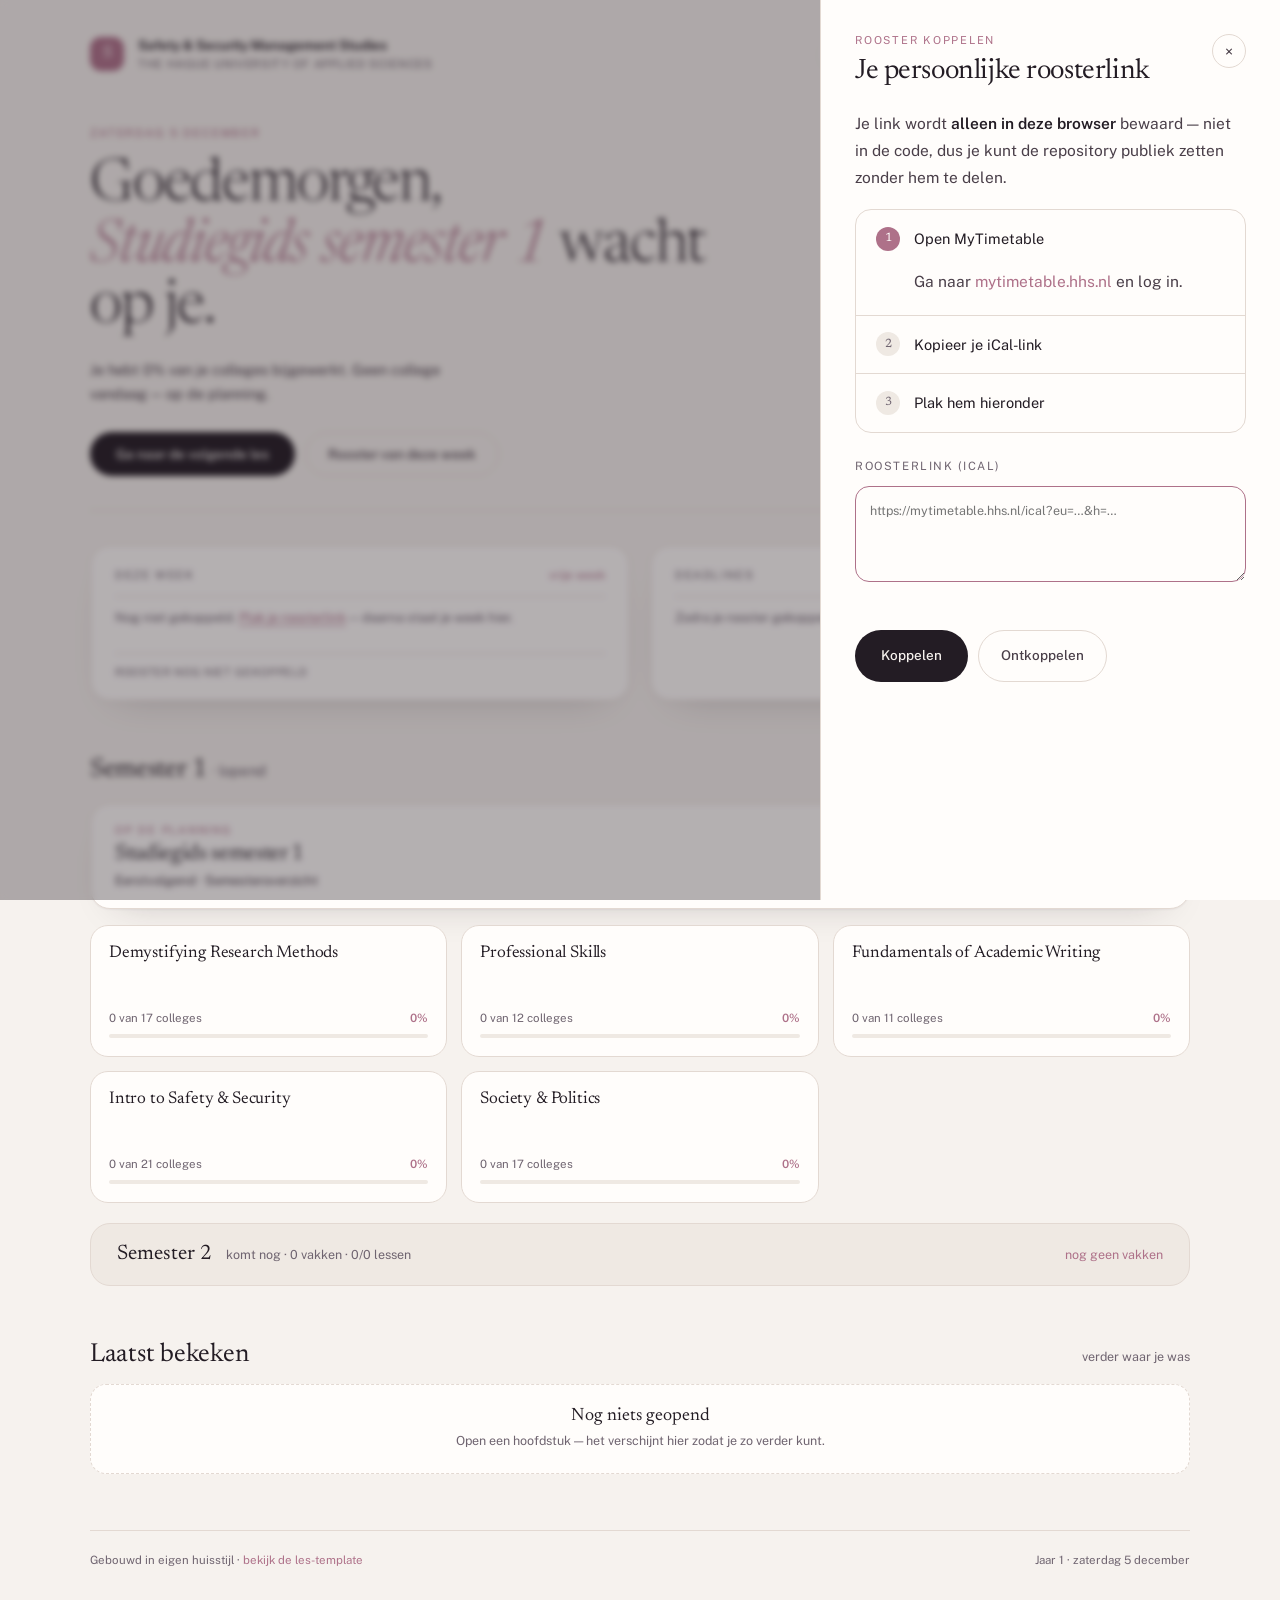
<file: index.html>
<!DOCTYPE html>
<html lang="nl">
<head>
<meta charset="UTF-8">
<meta name="viewport" content="width=device-width, initial-scale=1.0">
<title>SSMS · Leeromgeving</title>
<meta name="theme-color" content="#F6F2EE">
<meta name="apple-mobile-web-app-capable" content="yes">
<link rel="manifest" href="manifest.webmanifest">
<link rel="preconnect" href="https://fonts.googleapis.com">
<link rel="preconnect" href="https://fonts.gstatic.com" crossorigin>
<link href="https://fonts.googleapis.com/css2?family=Newsreader:ital,opsz,wght@0,6..72,300;0,6..72,400;0,6..72,500;1,6..72,300;1,6..72,400&family=Public+Sans:ital,wght@0,300;0,400;0,500;0,600;1,400&display=swap" rel="stylesheet">
<link rel="stylesheet" href="styles.css">
</head>
<body>
<div class="wrap">
  <div class="top">
    <div class="merk">
      <div class="zegel">S</div>
      <div>
        <b>Safety &amp; Security Management Studies</b>
        <span>The Hague University of Applied Sciences</span>
      </div>
    </div>
    <div class="tools">
      <label class="zoek"><i></i><input id="zoek" type="search" placeholder="Zoek een vak of les" autocomplete="off"></label>
      <button class="rond" id="instellingen" aria-label="Rooster instellen" title="Rooster instellen">⚙</button>
      <button class="rond" id="modus" aria-label="Wissel licht en donker">☾</button>
    </div>
  </div>

  <div id="resultaten" hidden></div>

  <div class="hero">
    <div>
      <div class="datum" id="datum"></div>
      <h1 id="groet"></h1>
      <p id="subregel"></p>
      <div class="acties">
        <button class="btn" id="verder">Verder waar je stopte</button>
        <button class="btn leeg" id="naarRooster">Rooster van deze week</button>
      </div>
    </div>
    <div class="ring-blok">
      <svg class="ring" viewBox="0 0 64 64" width="104" height="104" aria-hidden="true">
        <circle class="baan" cx="32" cy="32" r="26" stroke-width="5"></circle>
        <circle class="waarde" id="totRing" cx="32" cy="32" r="26" stroke-width="5" stroke-dasharray="163.4" stroke-dashoffset="163.4"></circle>
      </svg>
      <div>
        <div class="cijfer" id="totCijfer">0%</div>
        <div class="sub" id="totTekst"></div>
      </div>
    </div>
  </div>

  <div class="duo">
    <div class="paneel">
      <div class="paneel-kop"><span class="label">Deze week</span><span class="telling" id="roosterTelling"></span></div>
      <div id="rooster"></div>
      <div class="rooster-status" id="roosterStatus">rooster ophalen…</div>
    </div>
    <div class="paneel">
      <div class="paneel-kop"><span class="label">Deadlines</span><span class="telling" id="dlTelling"></span></div>
      <div id="deadlines"></div>
    </div>
  </div>

  <div id="semesters"></div>

  <div class="sem-kop" style="margin-bottom:0;">
    <h2>Laatst bekeken</h2>
    <span class="stat">verder waar je was</span>
  </div>
  <div class="notities" id="notities"></div>

  <footer>
    <span>Gebouwd in eigen huisstijl · <a href="les.html?vak=voorbeeld&amp;les=les-1">bekijk de les-template</a></span>
    <span id="voetDatum"></span>
  </footer>
</div>

<div class="lade" id="feedLade" hidden>
  <div class="sluier" id="feedSluier"></div>
  <div class="blad" role="dialog" aria-modal="true" aria-labelledby="feedTitel">
    <div class="blad-kop">
      <div>
        <div class="kicker">Rooster koppelen</div>
        <h3 id="feedTitel">Je persoonlijke roosterlink</h3>
      </div>
      <button id="feedSluit" aria-label="Sluiten">×</button>
    </div>

    <div class="inhoud" style="margin-top:22px;">
      <p>Je link wordt <strong>alleen in deze browser</strong> bewaard — niet in de code, dus
      je kunt de repository publiek zetten zonder hem te delen.</p>

      <div class="stappen" style="margin:18px 0;">
        <details class="stap" open>
          <summary><span class="stap-nr">1</span><span>Open MyTimetable</span></summary>
          <div class="stap-body">Ga naar <a href="https://mytimetable.hhs.nl" target="_blank" rel="noopener">mytimetable.hhs.nl</a> en log in.</div>
        </details>
        <details class="stap">
          <summary><span class="stap-nr">2</span><span>Kopieer je iCal-link</span></summary>
          <div class="stap-body">Zoek de knop <em>Abonneren</em> of <em>Agenda toevoegen</em> en kies de iCal- of ICS-link. Kopieer die.</div>
        </details>
        <details class="stap">
          <summary><span class="stap-nr">3</span><span>Plak hem hieronder</span></summary>
          <div class="stap-body">Daarna verschijnen je vakken en colleges automatisch.</div>
        </details>
      </div>

      <label class="label" for="feedVeld">Roosterlink (iCal)</label>
      <textarea class="notitieveld" id="feedVeld" style="min-height:96px;margin-top:8px;font-size:12.5px;" placeholder="https://mytimetable.hhs.nl/ical?eu=…&amp;h=…"></textarea>
      <div class="feed-melding" id="feedMelding"></div>

      <div class="acties" style="margin-top:18px;">
        <button class="btn" id="feedOpslaan">Koppelen</button>
        <button class="btn leeg" id="feedWissen">Ontkoppelen</button>
      </div>
    </div>
  </div>
</div>

<div class="lade" id="lade" hidden>
  <div class="sluier" id="sluier"></div>
  <div class="blad" role="dialog" aria-modal="true" aria-labelledby="ladeTitel">
    <div class="blad-kop">
      <div>
        <div class="kicker" id="ladeSem"></div>
        <h3 id="ladeTitel"></h3>
      </div>
      <button id="sluit" aria-label="Sluiten">×</button>
    </div>
    <div class="blad-voortgang">
      <div class="balk"><i id="ladeBalk" style="width:0"></i></div>
      <span id="ladeLabel"></span>
    </div>
    <div id="ladeLessen"></div>
  </div>
</div>

<script src="rooster.js"></script>
<script src="app.js"></script>
<script src="lesblokken.js"></script>
<script src="lesstof.js"></script>
<script src="ssms-inhoud.js"></script>
<script src="intro-boek.js"></script>
<script src="society-slides.js"></script>
</body>
</html>
</file>
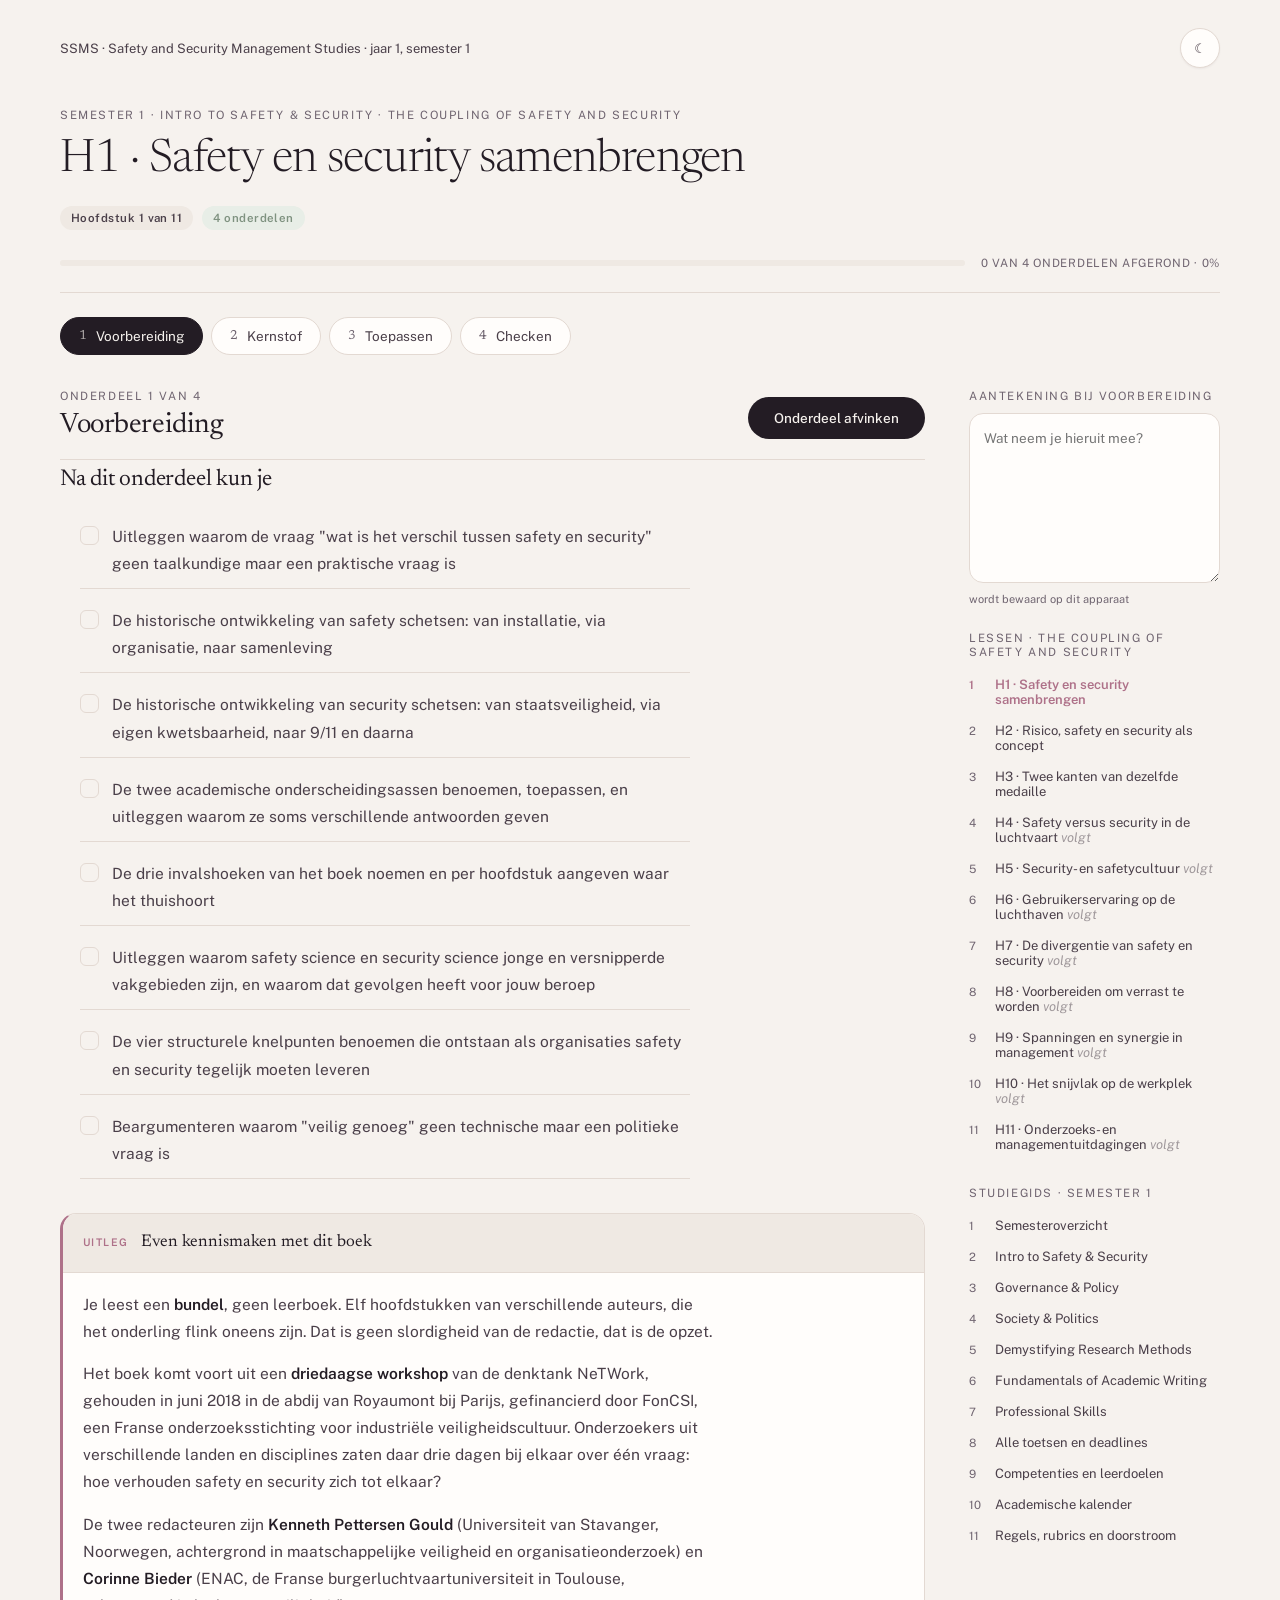
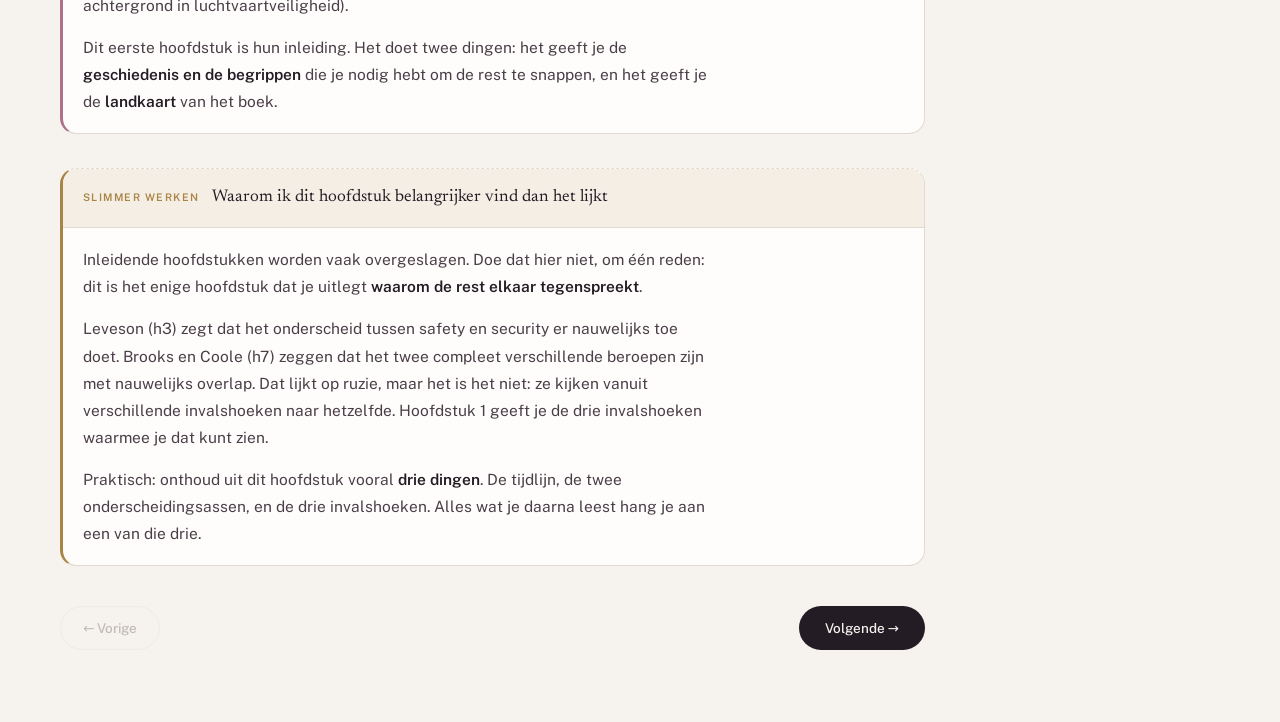
<file: introssms 1.html>
<!DOCTYPE html>
<html lang="nl">
<head>
<meta charset="UTF-8">
<meta name="viewport" content="width=device-width, initial-scale=1.0">
<title>SSMS Leeromgeving &middot; Semester 1</title>
<meta name="theme-color" content="#F6F2EE">
<link rel="preconnect" href="https://fonts.gstatic.com" crossorigin>
<link href="https://fonts.googleapis.com/css2?family=Newsreader:ital,opsz,wght@0,6..72,300;0,6..72,400;0,6..72,500;1,6..72,300;1,6..72,400&family=Public+Sans:ital,wght@0,300;0,400;0,500;0,600;1,400&display=swap" rel="stylesheet">
<style>
:root{
    --paper:#F6F2EE; --paper2:#EFE9E3; --surface:#FFFDFB;
    --ink:#231C24; --ink2:#4A3F49; --muted:#6F6470; --line:#E3D9D2;
    --accent:#AE7189; --accent-soft:#F3E5EA; --sage:#7F9280; --sage-soft:#E8EEE7;
    --shadow:0 1px 2px rgba(35,28,36,.05), 0 18px 40px -28px rgba(35,28,36,.28);
    --serif:"Newsreader",Georgia,serif;
    --sans:"Public Sans",system-ui,-apple-system,sans-serif;
  }
  html[data-mode="dark"]{
    --paper:#171316; --paper2:#1F191E; --surface:#211B21;
    --ink:#F4EDEF; --ink2:#D3C6CC; --muted:#A2949B; --line:#332A31;
    --accent:#D69AAF; --accent-soft:#33242B; --sage:#9CB39C; --sage-soft:#232B24;
    --shadow:0 1px 2px rgba(0,0,0,.4), 0 24px 50px -30px rgba(0,0,0,.8);
  }
  *{box-sizing:border-box;}
  [hidden]{display:none !important;}
  body{
    margin:0;font-family:var(--sans);background:var(--paper);color:var(--ink);
    -webkit-font-smoothing:antialiased;transition:background .4s ease,color .4s ease;
  }
  a{color:var(--accent);text-decoration:none;}
  a:hover{color:var(--ink);}
  button{font:inherit;}
  @keyframes rise{from{opacity:0;transform:translateY(14px);}to{opacity:1;transform:none;}}
  @keyframes fadein{from{opacity:0;}to{opacity:1;}}
  .wrap{max-width:1180px;margin:0 auto;padding:0 40px 72px;}

  /* ---- topbalk ---- */
  .top{display:flex;align-items:center;justify-content:space-between;gap:24px;padding:34px 0 0;animation:fadein .6s ease both;}
  .merk{display:flex;align-items:center;gap:14px;}
  .zegel{width:34px;height:34px;border-radius:11px;background:var(--accent);display:grid;place-items:center;color:var(--surface);font-family:var(--serif);font-size:17px;line-height:1;padding-bottom:2px;}
  .merk b{font-size:13.5px;font-weight:600;display:block;}
  .merk span{font-size:11.5px;color:var(--muted);letter-spacing:.06em;text-transform:uppercase;}
  .tools{display:flex;align-items:center;gap:10px;}
  .zoek{display:flex;align-items:center;gap:9px;background:var(--surface);border:1px solid var(--line);border-radius:999px;padding:9px 16px;width:270px;box-shadow:var(--shadow);}
  .zoek i{width:11px;height:11px;border:1.5px solid var(--muted);border-radius:50%;flex:none;}
  .zoek input{border:none;outline:none;background:none;font:inherit;font-size:13px;color:var(--ink);width:100%;}
  .zoek input::placeholder{color:var(--muted);}
  .rond{width:40px;height:40px;border-radius:999px;border:1px solid var(--line);background:var(--surface);color:var(--ink2);cursor:pointer;font-size:13px;box-shadow:var(--shadow);transition:transform .2s ease,color .2s ease;}
  .rond:hover{transform:translateY(-1px);color:var(--accent);}

  /* ---- zoekresultaten ---- */
  #resultaten{margin-top:26px;background:var(--surface);border:1px solid var(--line);border-radius:20px;padding:10px;box-shadow:var(--shadow);animation:rise .35s ease both;}
  #resultaten[hidden]{display:none;}
  .res{display:flex;align-items:baseline;justify-content:space-between;gap:16px;padding:13px 16px;border-radius:14px;cursor:pointer;transition:background .18s ease;}
  .res:hover{background:var(--paper2);}
  .res b{font-family:var(--serif);font-size:17px;font-weight:400;}
  .res span{font-size:11.5px;color:var(--muted);letter-spacing:.04em;}

  /* ---- hero ---- */
  .hero{display:grid;grid-template-columns:1.35fr .65fr;gap:56px;align-items:end;padding:52px 0 34px;border-bottom:1px solid var(--line);animation:rise .7s ease both;}
  .datum{font-size:11.5px;letter-spacing:.16em;text-transform:uppercase;color:var(--accent);margin-bottom:16px;}
  .hero h1{margin:0;font-family:var(--serif);font-weight:300;font-size:clamp(34px,4.6vw,60px);line-height:1.04;letter-spacing:-.02em;text-wrap:pretty;}
  .hero h1 em{font-style:italic;color:var(--accent);}
  .hero p{margin:18px 0 0;max-width:44ch;font-size:14.5px;line-height:1.65;color:var(--ink2);text-wrap:pretty;}
  .acties{display:flex;flex-wrap:wrap;gap:10px;margin-top:26px;}
  .btn{border:none;border-radius:999px;background:var(--ink);color:var(--paper);font-size:13.5px;font-weight:500;padding:13px 26px;cursor:pointer;transition:transform .2s ease,opacity .2s ease;}
  .btn:hover{transform:translateY(-2px);opacity:.9;}
  .btn.leeg{background:none;border:1px solid var(--line);color:var(--ink2);padding:13px 22px;}
  .btn.leeg:hover{border-color:var(--accent);color:var(--accent);transform:none;}
  .ring-blok{display:flex;align-items:center;gap:20px;justify-self:end;}
  .ring{transform:rotate(-90deg);flex:none;}
  .ring circle{fill:none;}
  .ring .baan{stroke:var(--line);}
  .ring .waarde{stroke:var(--accent);stroke-linecap:round;transition:stroke-dashoffset .8s cubic-bezier(.2,.8,.2,1);}
  .ring-blok .cijfer{font-family:var(--serif);font-size:34px;line-height:1;letter-spacing:-.02em;}
  .ring-blok .sub{font-size:12.5px;color:var(--muted);margin-top:6px;line-height:1.5;}

  /* ---- panelen ---- */
  .duo{display:grid;grid-template-columns:1fr 1fr;gap:20px;margin-top:34px;}
  .paneel{background:var(--surface);border:1px solid var(--line);border-radius:20px;padding:22px 24px;box-shadow:var(--shadow);animation:rise .85s ease both;}
  .paneel-kop{display:flex;align-items:baseline;justify-content:space-between;margin-bottom:14px;}
  .label{font-size:11.5px;letter-spacing:.14em;text-transform:uppercase;color:var(--muted);}
  .paneel-kop .telling{font-size:11.5px;color:var(--accent);}
  .regel{display:grid;grid-template-columns:62px 1fr auto;gap:14px;align-items:center;padding:11px 0;border-top:1px solid var(--line);}
  .regel .tijd{font-family:var(--serif);font-size:15px;color:var(--ink2);}
  .regel .titel{font-size:13.5px;}
  .regel .plek{font-size:11.5px;color:var(--muted);}
  .regel[data-vak]{cursor:pointer;}
  .regel[data-vak]:hover .titel{color:var(--accent);}
  .regel.bezig{position:relative;}
  .regel.bezig .tijd{color:var(--accent);}
  .regel.bezig .titel{font-weight:600;}
  .regel.bezig::before{content:"";position:absolute;left:-14px;top:50%;width:5px;height:5px;border-radius:50%;background:var(--accent);transform:translateY(-50%);}
  .regel.voorbij .tijd,.regel.voorbij .titel{opacity:.45;}
  .dl{display:grid;grid-template-columns:1fr auto;gap:14px;align-items:center;padding:11px 0;border-top:1px solid var(--line);}
  .rooster-status{margin-top:14px;padding-top:12px;border-top:1px solid var(--line);font-size:11px;letter-spacing:.06em;text-transform:uppercase;color:var(--muted);}
  .dl .titel{font-size:13.5px;}
  .dl .vak{font-size:11.5px;color:var(--muted);margin-top:2px;}
  .dl .wanneer{display:flex;flex-direction:column;align-items:flex-end;gap:4px;}
  .dl .wanneer .dl-datum{font-size:11px;color:var(--muted);white-space:nowrap;text-transform:none;letter-spacing:0;margin:0;}
  .pil{font-size:11.5px;font-weight:600;letter-spacing:.04em;padding:5px 11px;border-radius:999px;white-space:nowrap;background:var(--paper2);color:var(--ink2);}
  .pil.nu{background:var(--accent-soft);color:var(--accent);}
  .pil.rustig{background:var(--sage-soft);color:var(--sage);}

  /* ---- semester ---- */
  .sem-kop{display:flex;align-items:baseline;justify-content:space-between;margin:56px 0 20px;}
  .sem-kop h2{margin:0;font-family:var(--serif);font-weight:400;font-size:26px;letter-spacing:-.01em;}
  .sem-kop h2 span{color:var(--muted);font-size:15px;font-family:var(--sans);}
  .sem-kop .stat{font-size:12.5px;color:var(--muted);}
  .mozaiek{display:grid;grid-template-columns:1.02fr .98fr;gap:20px;}
  .held{position:relative;overflow:hidden;background:var(--surface);border:1px solid var(--line);border-radius:24px;padding:30px 32px;cursor:pointer;box-shadow:var(--shadow);display:flex;flex-direction:column;justify-content:space-between;min-height:290px;transition:transform .25s ease;animation:rise 1s ease both;}
  .held:hover{transform:translateY(-3px);}
  .held .bol{position:absolute;top:-90px;right:-70px;width:260px;height:260px;border-radius:50%;background:var(--accent-soft);}
  .held .binnen{position:relative;}
  .held .kicker{font-size:11px;letter-spacing:.16em;text-transform:uppercase;color:var(--accent);}
  .held h3{margin:12px 0 0;font-family:var(--serif);font-weight:400;font-size:32px;line-height:1.12;letter-spacing:-.015em;max-width:15ch;}
  .held .volgende{font-size:13.5px;color:var(--ink2);margin-top:14px;}
  .held .voet{position:relative;display:flex;align-items:center;gap:18px;margin-top:26px;}
  .held .voet .groot{font-size:15px;font-weight:500;}
  .held .voet .klein{font-size:12.5px;color:var(--muted);margin-top:3px;}
  .tegels{display:grid;grid-template-columns:1fr 1fr;gap:14px;}
  .tegel{background:var(--surface);border:1px solid var(--line);border-radius:18px;padding:18px;cursor:pointer;display:flex;flex-direction:column;justify-content:space-between;min-height:132px;transition:transform .22s ease,border-color .22s ease;animation:rise 1.05s ease both;}
  .tegel:hover{transform:translateY(-3px);border-color:var(--accent);}
  .tegel .vaknaam{font-family:var(--serif);font-size:17px;line-height:1.22;letter-spacing:-.01em;}
  .tegel .meta{display:flex;align-items:baseline;justify-content:space-between;font-size:11.5px;color:var(--muted);}
  .tegel .meta b{font-weight:600;color:var(--accent);}
  .tegel .meta b.klaar{color:var(--sage);}
  .balk{height:4px;border-radius:99px;background:var(--paper2);margin-top:9px;overflow:hidden;}
  .balk i{display:block;height:100%;border-radius:99px;background:var(--accent);transition:width .6s ease;}
  .balk i.klaar{background:var(--sage);}

  .archief{margin-top:20px;background:var(--paper2);border:1px solid var(--line);border-radius:20px;overflow:hidden;}
  .archief-kop{display:flex;align-items:center;justify-content:space-between;gap:16px;padding:20px 26px;cursor:pointer;background:none;border:none;width:100%;text-align:left;color:inherit;}
  .archief-kop b{font-family:var(--serif);font-size:21px;font-weight:400;}
  .archief-kop .sub{font-size:12.5px;color:var(--muted);margin-left:14px;}
  .archief-kop .actie{font-size:12.5px;color:var(--accent);}
  .archief-lijst{display:grid;grid-template-columns:repeat(3,1fr);gap:12px;padding:0 26px 26px;animation:rise .4s ease both;}
  .archief-lijst[hidden]{display:none;}
  .mini{background:var(--surface);border:1px solid var(--line);border-radius:14px;padding:14px 16px;cursor:pointer;display:flex;align-items:center;justify-content:space-between;gap:12px;transition:border-color .2s ease;}
  .mini:hover{border-color:var(--accent);}
  .mini span{font-size:13.5px;line-height:1.3;}
  .mini b{font-size:11px;color:var(--sage);font-weight:600;white-space:nowrap;}

  /* ---- notities ---- */
  .notities{display:grid;grid-template-columns:repeat(3,1fr);gap:14px;margin-top:16px;}
  .notitie{background:var(--surface);border:1px solid var(--line);border-left:2px solid var(--accent);border-radius:6px 16px 16px 6px;padding:18px 20px;cursor:pointer;transition:transform .22s ease;}
  .notitie:hover{transform:translateY(-2px);}
  .notitie .vak{font-size:11px;letter-spacing:.12em;text-transform:uppercase;color:var(--muted);}
  .notitie .titel{font-family:var(--serif);font-size:16.5px;line-height:1.3;margin-top:9px;}
  .notitie .tekst{font-size:12.5px;color:var(--ink2);margin-top:8px;line-height:1.55;}

  footer{margin-top:56px;padding-top:22px;border-top:1px solid var(--line);display:flex;justify-content:space-between;gap:16px;font-size:11.5px;color:var(--muted);}

  /* ---- detailpaneel ---- */
  .lade{position:fixed;inset:0;z-index:40;display:flex;justify-content:flex-end;}
  .lade[hidden]{display:none;}
  .sluier{position:absolute;inset:0;background:rgba(35,28,36,.34);backdrop-filter:blur(3px);animation:fadein .3s ease both;}
  .blad{position:relative;width:min(460px,92vw);height:100%;overflow:auto;background:var(--surface);border-left:1px solid var(--line);padding:34px 34px 44px;animation:rise .34s cubic-bezier(.2,.8,.2,1) both;}
  .blad-kop{display:flex;align-items:flex-start;justify-content:space-between;gap:16px;}
  .blad-kop .kicker{font-size:11px;letter-spacing:.16em;text-transform:uppercase;color:var(--accent);}
  .blad-kop h3{margin:10px 0 0;font-family:var(--serif);font-weight:400;font-size:28px;line-height:1.14;letter-spacing:-.015em;}
  .blad-kop button{border:1px solid var(--line);background:none;color:var(--ink2);width:34px;height:34px;border-radius:999px;cursor:pointer;font-size:15px;line-height:1;flex:none;}
  .blad-kop button:hover{border-color:var(--accent);color:var(--accent);}
  .blad-voortgang{display:flex;align-items:center;gap:14px;margin-top:22px;padding-bottom:20px;border-bottom:1px solid var(--line);}
  .blad-voortgang .balk{flex:1;height:5px;margin:0;}
  .blad-voortgang span{font-size:12.5px;color:var(--muted);white-space:nowrap;}
  .les{display:flex;align-items:flex-start;gap:14px;padding:16px 0;border-bottom:1px solid var(--line);}
  .les-link{flex:1;color:inherit;text-decoration:none;}
  .les-link:hover .titel{color:var(--accent);}
  .les-link .meta{display:block;}
  .les .vink{cursor:pointer;padding:0;width:19px;height:19px;background:none;border-radius:6px;border:1.5px solid var(--line);display:grid;place-items:center;flex:none;margin-top:2px;font-size:11px;color:var(--surface);transition:background .2s ease,border-color .2s ease;}
  .les.af .vink{background:var(--accent);border-color:var(--accent);}
  .les .titel{font-size:14px;line-height:1.4;display:block;}
  .les.af .titel{color:var(--muted);text-decoration:line-through;}
  .les .meta{font-size:11.5px;color:var(--muted);margin-top:4px;}
  .leegmelding{margin-top:26px;background:var(--surface);padding:22px;border:1px dashed var(--line);border-radius:16px;text-align:center;}
  .leegmelding b{font-family:var(--serif);font-size:18px;font-weight:400;display:block;}
  .leegmelding span{font-size:12.5px;color:var(--muted);margin-top:6px;line-height:1.6;display:block;}

  @media (max-width:1040px){
    .wrap{padding:0 26px 64px;}
    .hero{gap:32px;}
    .mozaiek{grid-template-columns:1fr;}
    .tegels{grid-template-columns:1fr 1fr 1fr;}
    .archief-lijst{grid-template-columns:1fr 1fr;}
  }
  @media (max-width:760px){
    .wrap{padding:0 18px 64px;}
    .top{flex-direction:column;align-items:stretch;gap:14px;}
    .tools{justify-content:space-between;}
    .zoek{width:100%;}
    .hero{grid-template-columns:1fr;gap:28px;padding:34px 0 26px;}
    .ring-blok{justify-self:start;}
    .duo,.tegels,.notities,.archief-lijst{grid-template-columns:1fr;}
    footer{flex-direction:column;}
  }

/* ============================================================
   LESPAGINA
   ============================================================ */
.lespagina .wrap{max-width:1240px;}
.les-top{display:flex;align-items:center;justify-content:space-between;gap:20px;padding:28px 0 0;}
.terug{display:inline-flex;align-items:center;gap:9px;font-size:13px;color:var(--ink2);}
.terug:hover{color:var(--accent);}
.kruimel{font-size:11.5px;letter-spacing:.14em;text-transform:uppercase;color:var(--muted);margin-top:40px;}
.kruimel a{color:var(--muted);}
.kruimel a:hover{color:var(--accent);}
.les-titel{margin:14px 0 0;font-family:var(--serif);font-weight:300;font-size:clamp(30px,3.6vw,46px);line-height:1.08;letter-spacing:-.02em;max-width:26ch;text-wrap:pretty;}
.les-meta{display:flex;flex-wrap:wrap;gap:9px;margin-top:20px;}

/* voortgangsstrip */
.voortgang-strip{display:flex;align-items:center;gap:16px;margin-top:26px;padding-bottom:22px;border-bottom:1px solid var(--line);}
.voortgang-balk{flex:1;height:6px;border-radius:99px;background:var(--paper2);overflow:hidden;}
.voortgang-balk i{display:block;height:100%;border-radius:99px;background:var(--accent);transition:width .5s cubic-bezier(.2,.8,.2,1);}
.voortgang-tekst{font-size:11.5px;letter-spacing:.06em;text-transform:uppercase;color:var(--muted);white-space:nowrap;}

/* tabbladen */
.tabs{display:flex;flex-wrap:wrap;gap:8px;margin-top:24px;}
.tab{display:inline-flex;align-items:center;gap:9px;border:1px solid var(--line);background:var(--surface);color:var(--ink2);border-radius:999px;padding:10px 18px;font-size:13.5px;cursor:pointer;transition:border-color .2s ease,color .2s ease,background .2s ease;}
.tab:hover{border-color:var(--accent);color:var(--accent);}
.tab .tab-nr{font-family:var(--serif);font-size:13px;color:var(--muted);}
.tab.nu{background:var(--ink);border-color:var(--ink);color:var(--paper);}
.tab.nu .tab-nr{color:var(--paper);opacity:.65;}
.tab.af:not(.nu){border-color:var(--accent);color:var(--accent);}
.tab .tab-vink{font-size:11px;}

/* body */
.les-body{display:grid;grid-template-columns:minmax(0,1.55fr) minmax(0,.45fr);gap:44px;margin-top:34px;align-items:start;}
.les-body.menu-uit{grid-template-columns:minmax(0,1fr);}
.les-body.menu-uit .zijkolom{display:none;}
.tab-kop{display:flex;align-items:flex-end;justify-content:space-between;gap:20px;padding-bottom:20px;border-bottom:1px solid var(--line);}
.tab-titel{margin:8px 0 0;font-family:var(--serif);font-weight:400;font-size:28px;letter-spacing:-.015em;}
.af-knop{white-space:nowrap;}
.af-knop.af{background:var(--sage);}
.tab-nav{display:flex;justify-content:space-between;gap:14px;margin-top:40px;}
.tab-nav .btn:disabled{opacity:.3;cursor:default;}
.les-nav{display:flex;justify-content:space-between;gap:14px;margin-top:28px;padding-top:22px;border-top:1px solid var(--line);}
.les-nav a{font-size:13px;color:var(--muted);max-width:24ch;}
.les-nav a:hover{color:var(--accent);}
.les-nav .leeg{opacity:.35;pointer-events:none;}

/* zijkolom */
.zijkolom{position:sticky;top:24px;display:flex;flex-direction:column;gap:26px;}
.zij-blok{display:flex;flex-direction:column;gap:10px;}
.notitieveld{width:100%;min-height:170px;resize:vertical;background:var(--surface);border:1px solid var(--line);border-radius:14px;padding:14px;font:inherit;font-size:13.5px;line-height:1.6;color:var(--ink);outline:none;}
.notitieveld:focus{border-color:var(--accent);}
.opslag{font-size:11px;color:var(--muted);}
.tablijst,#vaklijst{display:flex;flex-direction:column;}
.tablijst-rij,.vaklijst-rij{display:flex;align-items:baseline;gap:10px;padding:8px 0;font-size:13px;color:var(--ink2);background:none;border:none;text-align:left;cursor:pointer;font-family:inherit;}
.tablijst-rij:hover,.vaklijst-rij:hover{color:var(--accent);}
.tablijst-rij.nu,.vaklijst-rij.nu{color:var(--accent);font-weight:600;}
.vaklijst-rij.af{color:var(--muted);}
.mini-vink{width:16px;flex:none;font-size:11.5px;color:var(--muted);}
.tablijst-rij.nu .mini-vink,.vaklijst-rij.nu .mini-vink{color:var(--accent);}

/* ---- inhoud & blokken ---- */
.inhoud{font-size:15.5px;line-height:1.75;color:var(--ink2);}
.inhoud h2{font-family:var(--serif);font-weight:400;font-size:23px;color:var(--ink);margin:0 0 12px;letter-spacing:-.01em;}
.inhoud h3{font-family:var(--serif);font-weight:400;font-size:18px;color:var(--ink);margin:0 0 8px;}
.inhoud p{margin:0 0 15px;max-width:70ch;text-wrap:pretty;}
.inhoud p:last-child{margin-bottom:0;}
.inhoud ul,.inhoud ol{margin:0 0 15px;padding-left:20px;max-width:70ch;}
.inhoud li{margin-bottom:7px;}
.inhoud code{font-family:ui-monospace,SFMono-Regular,monospace;font-size:.9em;background:var(--paper2);padding:2px 5px;border-radius:4px;}
.inhoud strong{color:var(--ink);font-weight:600;}
.blok{position:relative;margin:0 0 34px;}
.blok:last-child{margin-bottom:0;}
.blok-kop{display:flex;align-items:baseline;justify-content:space-between;gap:16px;flex-wrap:wrap;margin-bottom:14px;}
.blok-kop h2{margin:0;}
.hint{font-size:11.5px;color:var(--muted);}
.noot{font-size:12.5px;color:var(--muted);font-style:italic;}
.stof-vlag{position:absolute;top:-9px;right:0;font-size:10px;letter-spacing:.12em;text-transform:uppercase;background:var(--accent-soft);color:var(--accent);padding:4px 9px;border-radius:999px;font-weight:600;}

/* kaders */
.kader{border:1px solid var(--line);border-radius:16px;background:var(--surface);overflow:hidden;}
.kader-kop{display:flex;align-items:baseline;gap:12px;flex-wrap:wrap;padding:14px 20px;border-bottom:1px solid var(--line);background:var(--paper2);}
.kader-label{font-size:10.5px;letter-spacing:.14em;text-transform:uppercase;font-weight:600;color:var(--muted);}
.kader-titel{font-family:var(--serif);font-size:17px;color:var(--ink);}
.kader-body{padding:18px 20px;}
.kader-uitleg{border-left:3px solid var(--accent);}
.kader-uitleg .kader-label{color:var(--accent);}
.kader-waarschuwing{border-left:3px solid #B4635A;}
.kader-waarschuwing .kader-kop{background:color-mix(in oklab,#B4635A 10%,var(--surface));}
.kader-waarschuwing .kader-label{color:#B4635A;}
.kader-voorbeeld{border-left:3px solid var(--sage);}
.kader-voorbeeld .kader-kop{background:var(--sage-soft);}
.kader-voorbeeld .kader-label{color:var(--sage);}
.kader-slimmer{border-left:3px solid #A98545;border-style:dashed solid solid solid;}
.kader-slimmer .kader-kop{background:color-mix(in oklab,#A98545 12%,var(--surface));}
.kader-slimmer .kader-label{color:#A98545;}
.kader-hardop{border-left:3px solid var(--ink);background:var(--paper2);}
.kader-hardop .kader-kop{background:transparent;border-bottom:1px dashed var(--line);}
.hardop-lijst{margin:14px 0 0;padding-left:20px;font-family:var(--serif);font-size:16.5px;line-height:1.6;color:var(--ink);}
.hardop-lijst li{margin-bottom:9px;}

/* leerdoelen */
.doelen{list-style:none;margin:0;padding:0;max-width:70ch;}
.doel{display:flex;align-items:flex-start;gap:13px;padding:11px 0;border-bottom:1px solid var(--line);}
.doel.af span{color:var(--muted);text-decoration:line-through;}
.vink{width:19px;height:19px;border-radius:6px;border:1.5px solid var(--line);background:none;display:grid;place-items:center;flex:none;margin-top:3px;font-size:11px;color:var(--surface);cursor:pointer;padding:0;transition:background .2s ease,border-color .2s ease;}
.doel.af .vink{background:var(--accent);border-color:var(--accent);}

/* citaat */
.citaat{margin:0;padding:22px 26px;border-left:3px solid var(--accent);background:var(--accent-soft);border-radius:0 16px 16px 0;}
.citaat p{font-family:var(--serif);font-style:italic;font-size:20px;line-height:1.5;color:var(--ink);margin:0;}
.citaat footer{margin-top:12px;font-size:12.5px;color:var(--ink2);}

/* tabel */
.tabel-wrap{overflow-x:auto;border:1px solid var(--line);border-radius:14px;background:var(--surface);}
.inhoud table{width:100%;border-collapse:collapse;font-size:13.5px;}
.inhoud th,.inhoud td{text-align:left;padding:13px 16px;border-bottom:1px solid var(--line);vertical-align:top;}
.inhoud th{font-size:11px;letter-spacing:.1em;text-transform:uppercase;color:var(--muted);font-weight:600;background:var(--paper2);}
.inhoud tbody tr:last-child td{border-bottom:none;}
.inhoud td:first-child{color:var(--ink);font-weight:500;}

/* stappen */
.stappen{border:1px solid var(--line);border-radius:16px;overflow:hidden;background:var(--surface);}
.stap{border-bottom:1px solid var(--line);}
.stap:last-child{border-bottom:none;}
.stap summary{display:flex;align-items:center;gap:14px;padding:16px 20px;cursor:pointer;font-size:14.5px;color:var(--ink);list-style:none;}
.stap summary::-webkit-details-marker{display:none;}
.stap summary:hover{color:var(--accent);}
.stap-nr{width:24px;height:24px;border-radius:50%;background:var(--paper2);color:var(--muted);display:grid;place-items:center;font-size:12px;flex:none;font-family:var(--serif);}
.stap[open] .stap-nr{background:var(--accent);color:var(--surface);}
.stap-body{padding:0 20px 20px 58px;}

/* vergelijking */
.vergelijking{display:grid;grid-template-columns:1fr 1fr;gap:16px;}
.verg-kolom{border:1px solid var(--line);border-radius:16px;padding:20px;background:var(--surface);}
.verg-links{border-top:3px solid var(--accent);}
.verg-rechts{border-top:3px solid var(--sage);}
.verg-kolom ul{margin-bottom:0;}

/* flashcards */
.kaarten{display:grid;grid-template-columns:repeat(auto-fill,minmax(210px,1fr));gap:14px;}
.kaart{position:relative;min-height:130px;cursor:pointer;perspective:900px;}
.kaart-vlak{position:absolute;inset:0;border:1px solid var(--line);border-radius:16px;padding:18px;background:var(--surface);display:flex;flex-direction:column;justify-content:center;gap:8px;backface-visibility:hidden;transition:transform .5s cubic-bezier(.2,.8,.2,1);}
.kaart-voor{transform:rotateY(0deg);}
.kaart-achter{transform:rotateY(180deg);background:var(--accent-soft);border-color:var(--accent);}
.kaart.om .kaart-voor{transform:rotateY(-180deg);}
.kaart.om .kaart-achter{transform:rotateY(0deg);}
.kaart-rol{font-size:10px;letter-spacing:.14em;text-transform:uppercase;color:var(--muted);}
.kaart-voor .kopieer{font-family:var(--serif);font-size:19px;line-height:1.25;color:var(--ink);}
.kaart-achter .kopieer{font-size:13px;line-height:1.55;color:var(--ink);}
.kopieer{cursor:copy;}
.kopieer:hover{text-decoration:underline dotted;text-underline-offset:3px;}

/* kernbegrippen */
.begrippen{display:flex;flex-wrap:wrap;gap:9px;}
.begrip{position:relative;border:1px solid var(--line);background:var(--surface);border-radius:999px;padding:9px 16px;font:inherit;font-size:13.5px;color:var(--ink);cursor:copy;display:inline-flex;align-items:baseline;gap:8px;transition:border-color .2s ease;}
.begrip:hover{border-color:var(--accent);color:var(--accent);}
.begrip-en{font-size:11.5px;color:var(--muted);font-style:italic;}
.tooltip{position:absolute;bottom:calc(100% + 10px);left:50%;transform:translateX(-50%) translateY(4px);width:max-content;max-width:280px;background:var(--ink);color:var(--paper);font-size:12.5px;line-height:1.5;text-align:left;padding:11px 14px;border-radius:12px;opacity:0;pointer-events:none;transition:opacity .2s ease,transform .2s ease;z-index:5;}
.begrip:hover .tooltip{opacity:1;transform:translateX(-50%) translateY(0);}

/* oefening */
.oefening{border:1px solid var(--line);border-left:3px solid var(--ink);border-radius:16px;padding:20px;background:var(--surface);}
.oef-kop{display:flex;align-items:baseline;gap:12px;margin-bottom:12px;}
.oef-veld{width:100%;min-height:96px;resize:vertical;margin-top:6px;background:var(--paper);border:1px solid var(--line);border-radius:12px;padding:12px;font:inherit;font-size:13.5px;line-height:1.6;color:var(--ink);outline:none;}
.oef-veld:focus{border-color:var(--accent);}
.model{margin-top:14px;border-top:1px solid var(--line);padding-top:12px;}
.model summary{cursor:pointer;font-size:12.5px;letter-spacing:.06em;text-transform:uppercase;color:var(--accent);list-style:none;}
.model summary::-webkit-details-marker{display:none;}
.model-body{margin-top:12px;padding:14px 16px;background:var(--paper2);border-radius:12px;font-size:14px;}

/* video */
.videoblok{display:flex;align-items:center;justify-content:space-between;gap:24px;flex-wrap:wrap;border:1px solid var(--line);border-radius:16px;padding:22px 24px;background:var(--surface);}
.video-tekst h3{margin:8px 0 6px;}
.video-tekst p{margin:0;font-size:13.5px;}
.video-duur{display:inline-block;margin-top:8px;font-size:11.5px;color:var(--muted);}

/* quiz */
.quiz{border:1px solid var(--line);border-radius:18px;padding:24px;background:var(--surface);}
.quiz-score{font-family:var(--serif);font-size:17px;color:var(--muted);}
.quiz-score.actief{color:var(--accent);}
.qvraag{padding:18px 0;border-top:1px solid var(--line);}
.qvraag:first-of-type{border-top:none;padding-top:6px;}
.qtekst{display:flex;gap:12px;font-size:15px;color:var(--ink);margin:0 0 14px;}
.qnr{font-family:var(--serif);color:var(--muted);flex:none;}
.qopties{display:flex;flex-direction:column;gap:8px;}
.qoptie{text-align:left;border:1px solid var(--line);background:var(--paper);border-radius:12px;padding:12px 16px;font:inherit;font-size:13.5px;color:var(--ink2);cursor:pointer;transition:border-color .18s ease,background .18s ease;}
.qoptie:hover:enabled{border-color:var(--accent);color:var(--accent);}
.qoptie:disabled{cursor:default;}
.qoptie.goed{border-color:var(--sage);background:var(--sage-soft);color:var(--sage);font-weight:600;}
.qoptie.fout{border-color:#B4635A;background:color-mix(in oklab,#B4635A 12%,var(--surface));color:#B4635A;}
.quitleg{margin-top:12px;padding:14px 16px;background:var(--paper2);border-radius:12px;font-size:13.5px;line-height:1.6;}
.quitleg p{margin:0;}

/* preview volgende les */
.preview{display:block;border:1px dashed var(--line);border-radius:18px;padding:24px;background:var(--paper2);color:inherit;transition:border-color .2s ease,transform .2s ease;}
.preview:hover{border-color:var(--accent);transform:translateY(-2px);color:inherit;}
.preview h3{margin:10px 0 8px;font-size:22px;}
.preview p{margin:0 0 12px;font-size:14px;}
.preview ul{margin:0;}
.preview-actie{display:inline-block;margin-top:14px;font-size:12.5px;letter-spacing:.08em;text-transform:uppercase;color:var(--accent);}

/* bronnen */
.bronnen{font-size:13.5px;line-height:1.6;}
.bronnen li{margin-bottom:12px;}

/* melding bij kopiëren */
.melding{position:fixed;bottom:26px;left:50%;transform:translateX(-50%);background:var(--ink);color:var(--paper);font-size:13px;padding:11px 20px;border-radius:999px;z-index:60;animation:rise .25s ease both;}
.melding[hidden]{display:none;}

@media (max-width:900px){
  .les-body{grid-template-columns:minmax(0,1fr);gap:28px;}
  .zijkolom{position:static;}
  .vergelijking{grid-template-columns:1fr;}
  .tab-kop{flex-direction:column;align-items:stretch;gap:14px;}
  .voortgang-strip{flex-direction:column;align-items:stretch;gap:10px;}
  .voortgang-tekst{white-space:normal;}
}

a.notitie{display:block;color:inherit;}
a.notitie:hover .titel{color:var(--accent);}
.hero .ring-blok.leeg{display:none;}
.les .meta code,.dl code{font-family:ui-monospace,SFMono-Regular,monospace;font-size:11.5px;}

</style>
</head>
<body class="lespagina">
<div class="wrap">
  <div class="les-top">
    <span class="terug">SSMS &middot; Safety and Security Management Studies &middot; jaar 1, semester 1</span>
    <div class="tools">
      <button class="rond" id="modus" aria-label="Wissel licht en donker">&#9790;</button>
    </div>
  </div>

  <div class="kruimel" id="kruimel"></div>
  <h1 class="les-titel" id="titel">Laden&hellip;</h1>
  <div class="les-meta" id="meta"></div>

  <div class="voortgang-strip">
    <div class="voortgang-balk"><i id="lesBalk" style="width:0"></i></div>
    <span class="voortgang-tekst" id="lesVoortgang"></span>
  </div>

  <nav class="tabs" id="tabs" aria-label="Onderdelen"></nav>

  <div class="les-body" id="lesBody">
    <div>
      <div class="tab-kop">
        <div>
          <div class="label" id="tabLabel"></div>
          <h2 class="tab-titel" id="tabTitel"></h2>
        </div>
        <button class="btn af-knop" id="tabAf">Onderdeel afvinken</button>
      </div>

      <div class="inhoud" id="inhoud"></div>

      <div class="tab-nav">
        <button class="btn leeg" id="tabVorige">&larr; Vorige</button>
        <button class="btn" id="tabVolgende">Volgende &rarr;</button>
      </div>
    </div>

    <aside class="zijkolom" id="zijkolom">
      <div class="zij-blok">
        <span class="label">Aantekening bij <span id="notitieTab">dit onderdeel</span></span>
        <textarea class="notitieveld" id="notitie" placeholder="Wat neem je hieruit mee?"></textarea>
        <span class="opslag" id="opslag">wordt bewaard op dit apparaat</span>
      </div>
      <div class="zij-blok">
        <span class="label">Lessen &middot; The Coupling of Safety and Security</span>
        <div id="leslijst"></div>
      </div>
      <div class="zij-blok">
        <span class="label">Studiegids &middot; semester 1</span>
        <div id="infolijst"></div>
      </div>
    </aside>
  </div>
</div>

<div class="melding" id="melding" hidden></div>

<script>
var LESSTOF = {};
/* Lesstof Intro to Safety & Security — inhoud per hoofdstuk.
   Boek: Bieder & Pettersen Gould (red.), The Coupling of Safety and Security (2020), open access.
   Laad dit bestand na lesstof.js. */

LESSTOF["intro-to-safety-security/h1"] = [
  {
    "id": "voor",
    "titel": "Voorbereiding",
    "blokken": [
      {
        "type": "leerdoelen",
        "items": [
          "Uitleggen waarom de vraag \"wat is het verschil tussen safety en security\" geen taalkundige maar een praktische vraag is",
          "De historische ontwikkeling van safety schetsen: van installatie, via organisatie, naar samenleving",
          "De historische ontwikkeling van security schetsen: van staatsveiligheid, via eigen kwetsbaarheid, naar 9/11 en daarna",
          "De twee academische onderscheidingsassen benoemen, toepassen, en uitleggen waarom ze soms verschillende antwoorden geven",
          "De drie invalshoeken van het boek noemen en per hoofdstuk aangeven waar het thuishoort",
          "Uitleggen waarom safety science en security science jonge en versnipperde vakgebieden zijn, en waarom dat gevolgen heeft voor jouw beroep",
          "De vier structurele knelpunten benoemen die ontstaan als organisaties safety en security tegelijk moeten leveren",
          "Beargumenteren waarom \"veilig genoeg\" geen technische maar een politieke vraag is"
        ]
      },
      {
        "type": "uitleg",
        "titel": "Even kennismaken met dit boek",
        "tekst": "Je leest een **bundel**, geen leerboek. Elf hoofdstukken van verschillende auteurs, die het onderling flink oneens zijn. Dat is geen slordigheid van de redactie, dat is de opzet.\n\nHet boek komt voort uit een **driedaagse workshop** van de denktank NeTWork, gehouden in juni 2018 in de abdij van Royaumont bij Parijs, gefinancierd door FonCSI, een Franse onderzoeksstichting voor industriële veiligheidscultuur. Onderzoekers uit verschillende landen en disciplines zaten daar drie dagen bij elkaar over één vraag: hoe verhouden safety en security zich tot elkaar?\n\nDe twee redacteuren zijn **Kenneth Pettersen Gould** (Universiteit van Stavanger, Noorwegen, achtergrond in maatschappelijke veiligheid en organisatieonderzoek) en **Corinne Bieder** (ENAC, de Franse burgerluchtvaartuniversiteit in Toulouse, achtergrond in luchtvaartveiligheid).\n\nDit eerste hoofdstuk is hun inleiding. Het doet twee dingen: het geeft je de **geschiedenis en de begrippen** die je nodig hebt om de rest te snappen, en het geeft je de **landkaart** van het boek."
      },
      {
        "type": "slimmer",
        "titel": "Waarom ik dit hoofdstuk belangrijker vind dan het lijkt",
        "tekst": "Inleidende hoofdstukken worden vaak overgeslagen. Doe dat hier niet, om één reden: dit is het enige hoofdstuk dat je uitlegt **waarom de rest elkaar tegenspreekt**.\n\nLeveson (h3) zegt dat het onderscheid tussen safety en security er nauwelijks toe doet. Brooks en Coole (h7) zeggen dat het twee compleet verschillende beroepen zijn met nauwelijks overlap. Dat lijkt op ruzie, maar het is het niet: ze kijken vanuit verschillende invalshoeken naar hetzelfde. Hoofdstuk 1 geeft je de drie invalshoeken waarmee je dat kunt zien.\n\nPraktisch: onthoud uit dit hoofdstuk vooral **drie dingen**. De tijdlijn, de twee onderscheidingsassen, en de drie invalshoeken. Alles wat je daarna leest hang je aan een van die drie."
      }
    ]
  },
  {
    "id": "kern",
    "titel": "Kernstof",
    "blokken": [
      {
        "type": "tekst",
        "titel": "Het probleem waarmee alles begint",
        "toetsstof": true,
        "tekst": "Ik begin met de zin waar het hele boek op staat. De redacteuren formuleren hem als een algemene maatschappelijke trend:\n\n**Hoe veiliger en beter beveiligd onze organisaties en instituties worden, hoe méér veiligheid we van ze eisen.**\n\nLees die zin twee keer, want hij is contra-intuïtief. Je zou verwachten dat de roep om veiligheid afneemt als het veiliger wordt. Het omgekeerde gebeurt.\n\nDe cijfers geven de eerste helft gelijk. Veel van de grootste bedreigingen voor gezondheid en veiligheid op het werk zijn teruggedrongen, zeker in Europa en Noord-Amerika. Maar tegelijkertijd is industriële veiligheid **breder** geworden. Er kwam veel meer aandacht voor de **nieuwe systemische risico’s** die moderne samenlevingen zelf voortbrengen, en voor het idee dat lokale kwetsbaarheden worden beïnvloed door **wereldwijde gebeurtenissen**.\n\nDat is de spanning die je door het hele boek terugziet: de verwachtingen stijgen sneller dan wat organisaties feitelijk kunnen leveren."
      },
      {
        "type": "voorbeeld",
        "titel": "Waarom stijgende eisen logisch zijn",
        "tekst": "Het klinkt onredelijk, maar er zit een gewone mechaniek achter. Denk aan een spoorwegovergang.\n\nZolang er elk jaar doden vallen bij onbewaakte overwegen, is een half beveiligde overweg een verbetering. Zodra alle overwegen slagbomen hebben en er nog maar zelden iets gebeurt, is elk incident opeens **groot nieuws**. Er wordt onderzoek geëist, een verantwoordelijke gezocht, en de norm gaat weer omhoog.\n\nDe verbetering zelf verlegt de meetlat. Precies daarom stapelen de eisen zich op terwijl de prestaties beter worden. En precies daarom, zegt hoofdstuk 1, moet je de vraag \"wat is veilig genoeg\" serieus stellen, want anders is het antwoord altijd \"meer\"."
      },
      {
        "type": "tekst",
        "titel": "1.1 Waar safety vandaan komt",
        "toetsstof": true,
        "tekst": "Nu de geschiedenis. Eerst safety, dan security. Je hebt beide sporen nodig om te begrijpen waarom ze zo moeilijk in elkaar te schuiven zijn.\n\nSafety is al lang een kernzorg van organisaties, vooral sinds de opkomst van **gevaarlijke technologieën en activiteiten**. In sectoren als energie, chemie, transport, water en zorg is safety een kernbegrip in **beleid, regelgeving én management** tegelijk. Dat drietal is belangrijk: safety zit niet alleen in de techniek, maar ook in de wet en in de manier waarop een organisatie is ingericht.\n\nDaardoor bestaan er inmiddels stevig ingeburgerde institutionele en managementstrategieën, samenwerkingsverbanden en praktijken rond het voorkómen van incidenten en ongevallen. Die effectief houden geldt als belangrijk voor de bescherming van gevaarlijke technologie, en wel om twee redenen:\n\n1. Ze zijn gebouwd op **eerdere incidenten**. Elke regel in een veiligheidsvoorschrift is meestal ooit betaald met schade.\n2. Ze vormen een **dynamisch maar kwetsbaar organisatorisch web van veiligheidsverdedigingen** (Macrae, 2014). Dat woord \"web\" is bewust gekozen: geen muur, maar een netwerk van elkaar deels overlappende verdedigingen dat voortdurend onderhoud vraagt."
      },
      {
        "type": "tekst",
        "titel": "De omslag in de jaren tachtig",
        "toetsstof": true,
        "tekst": "Vanaf de jaren tachtig gebeurde er iets belangrijks in het denken over veiligheid. Gevoed door beter begrip van hóé en waaróm ongelukken gebeuren, kwam er aandacht voor de vraag hoe ongevallen en rampen worden veroorzaakt door **maatschappelijke ontwikkelingen**, dus niet alleen door kapotte onderdelen of onoplettende werknemers.\n\nTwee namen die je moet kennen:\n\n**Barry Turner**, *Man-made Disasters* (1978). Rampen komen niet uit de lucht vallen; er gaat een lange incubatieperiode aan vooraf waarin signalen worden gemist of verkeerd geduid. Organisaties bouwen hun eigen ramp op, jarenlang, zonder het te merken.\n\n**Charles Perrow**, *Normal Accidents* (1984). Perrow stelt dat in bepaalde risicovolle systemen grote ongelukken **onvermijdelijk** zijn. Niet door pech of slordigheid, maar door de aard van het systeem zelf.\n\nDat argument werd invloedrijk en wakkerde de belangstelling aan voor twee dingen tegelijk: de **grenzen aan veiligheid**, en de **mogelijkheden van organisatorische competentie**. Dus enerzijds: hoe ver kunnen we komen? En anderzijds: wat kan een goed georganiseerde organisatie dan wél?\n\nDie tweede vraag is precies waar hoofdstuk 8 (La Porte) en hoofdstuk 9 (Schulman) op doorgaan, met hun werk over high reliability organizations."
      },
      {
        "type": "uitleg",
        "titel": "Waarom Perrow er hier toe doet",
        "tekst": "Perrow onderscheidt twee eigenschappen van systemen: **interactieve complexiteit** (onderdelen beïnvloeden elkaar op manieren die ontwerpers niet voorzagen) en **tight coupling** (er zit geen speling tussen de stappen, dus een verstoring plant zich meteen voort).\n\nZit een systeem hoog op beide, dan zijn ongelukken volgens Perrow normaal in de statistische zin: te verwachten, niet uitzonderlijk. Kerncentrales zijn zijn standaardvoorbeeld.\n\nJe hoeft Perrow niet in detail te kennen voor dit vak, maar wel dit: dat idee verandert de vraag. Niet \"hoe voorkomen we alle ongelukken\", maar **\"hoeveel risico accepteren we, en wie beslist dat\"**. Dat is de vraag waar hoofdstuk 1 in paragraaf 1.4 op uitkomt."
      },
      {
        "type": "tekst",
        "titel": "1.1 vervolg — waar security vandaan komt",
        "toetsstof": true,
        "tekst": "Security heeft een compleet andere afkomst, en dat verklaart veel van de latere wrijving.\n\n**Fase 1, tot circa 1989: security is staatsveiligheid.** Security was sterk verbonden met de staat en met bescherming tegen dreigingen van **buitenlandse staten**. Voor civiele industrieën was security alleen een thema voor zover die organisaties bijdroegen aan de **militaire verdedigingscapaciteit** van een staat. Een chemiefabriek deed dus wel aan safety, maar security was in principe iets van het leger en de inlichtingendiensten.\n\n**Fase 2, eind jaren tachtig: de blik draait naar binnen.** Toen de Koude Oorlog eindigde, verschoof de politieke aandacht naar vrede en internationale mensenrechten. En, belangrijker voor ons vak, er ontstond een groeiend bewustzijn van de **eigen kwetsbaarheid** van samenlevingen voor kwaadwillende daden als sabotage en terrorisme. De dreiging kwam niet langer per definitie van een andere staat.\n\n**Fase 3, tot 2001: nog steeds klein bier.** Tot de aanslagen in New York op 11 september 2001 vormden securitydreigingen een veel **kleiner deel** van de totale regelgevings- en managementscope dan andere gevaren, namelijk grote ongevallen en rampen. Dat is een cruciaal detail: security was er wel, maar het was ondergeschikt.\n\n**Fase 4, na 9/11: alles verandert.** Inmiddels zijn we veel vertrouwder geraakt met kwaadwillende aanvallen die zelfmoordoperaties kunnen omvatten. Mede door dat veranderde dreigingstype voelt het publiek een soort **vrij zwevende angst** (free-floating dread) die door terreuraanslagen wordt versterkt (LaPorte, 2006)."
      },
      {
        "type": "uitleg",
        "titel": "Wat \"free-floating dread\" precies betekent",
        "tekst": "Dit begrip is subtieler dan \"mensen zijn bang\". Gewone angst heeft een **object**: je bent bang voor de weg oversteken, en die angst verdwijnt als je aan de overkant staat.\n\nVrij zwevende angst heeft geen vast object. Het is een algemeen gevoel van dreiging dat zich aan wisselende dingen hecht: een rugzak in de metro, een menigte, een geluid. Het zakt niet weg als een specifiek gevaar verdwijnt, omdat het nooit aan dat gevaar vastzat.\n\nWaarom dat er voor jouw vak toe doet: beleid dat op zulke angst reageert kan **objectief succesvol** zijn en **subjectief mislukken**. Je verlaagt de kans op een aanslag, maar het gevoel blijft, dus de roep om maatregelen blijft ook. Dat is dezelfde mechaniek als de openingszin van het hoofdstuk, nu vanuit de securitykant."
      },
      {
        "type": "tekst",
        "titel": "Wat er na 9/11 institutioneel gebeurde",
        "toetsstof": true,
        "tekst": "De gevolgen van die verschuiving waren concreet en zichtbaar:\n\n- Er kwamen **nieuwe beleidsbegrippen** en nieuwe management- en organisatieperspectieven voor een veilige samenleving.\n- Het publiek riep om **betere voorbereiding**, met de nadruk op **preventie** in het bijzonder.\n- Er ontwikkelden zich nieuwe **eisen en verantwoordingsvormen** (accountabilities).\n\nHet standaardvoorbeeld dat de auteurs geven: in de Verenigde Staten werd de **Transportation Security Administration (TSA)** opgericht na het aannemen van de **Aviation and Transportation Security Act** in november 2001. De TSA valt nu onder het **Department of Homeland Security**. De auteurs verwijzen daarbij naar het 9/11 Commission Report uit 2004, en voegen toe dat er vergelijkbare ontwikkelingen zijn geweest in Europese landen.\n\nLet op wat hier feitelijk gebeurt: **securitytaken worden ondergebracht bij de burgerluchtvaart**, een sector die tot dat moment volledig was ingericht op safety. Dat is de geboorte van het snijvlak dat dit boek onderzoekt, en meteen ook de geboorte van het probleem."
      },
      {
        "type": "tekst",
        "titel": "Vier gevolgen van dat snijvlak",
        "toetsstof": true,
        "tekst": "De toenemende nadruk op security en de bijbehorende risicoreducerende maatregelen leidt tot een voor de hand liggend snijvlak tussen safety- en securitymanagement in gevaarlijke industrieën. De auteurs noemen vier concrete gevolgen. Ik zet ze op een rij, want dit is toetsbare stof:\n\n**1. Nieuwe categorie dreigingen.** Leiders en analisten moesten een compleet nieuwe categorie dreigingen begrijpen en meenemen in hun bestaande denkkaders.\n\n**2. Nieuwe samenwerkingen en domeinen.** Er ontstonden vormen van samenwerking en operationele domeinen die vóór 9/11 geen uitgangspunt waren van de bestaande strategieën en praktijken.\n\n**3. Twijfel aan het bestaande.** Er kwam twijfel over de effectiviteit van een flink deel van de bestaande benaderingen om gevaarlijke technologie te beschermen. Dat is een pijnlijk punt: het gaat niet alleen om iets toevoegen, maar om de vraag of wat er al stond wel deugt.\n\n**4. De interacties zijn niet vanzelfsprekend.** En dit is het meest onderschatte punt van het hele hoofdstuk: de interacties tussen safety en security blijken helemaal niet voor de hand te liggen, **vooral niet in normale situaties**. Er treden subtiele wederzijdse beïnvloedingen op. Pettersen en Bjørnskau (2015) lieten met veldonderzoek zien dat safety- en securitypraktijken elkaar in sommige gevallen zelfs **tegenwerken**."
      },
      {
        "type": "waarschuwing",
        "titel": "Let op de woorden \"in normale situaties\"",
        "tekst": "Dit is een detail dat studenten steevast overslaan, en het is juist het interessantste.\n\nBij een **crisis** is het meestal wel duidelijk hoe safety en security zich verhouden: er is een aanslag, of er is een ongeluk, en iedereen weet wie waarover gaat.\n\nDe wrijving zit in de **gewone dinsdagochtend**. Een deur die volgens de brandveiligheid open moet en volgens de beveiliging dicht. Een logboek dat volgens safety openbaar moet zijn en volgens security niet. Een medewerker die volgens safety alles moet melden en volgens security niets mag doorvertellen.\n\nDaar botsen ze, elke dag, in het klein. En dáár is nauwelijks onderzoek naar, zoals paragraaf 1.4 zal toegeven."
      },
      {
        "type": "voorbeeld",
        "titel": "Vier keer botsen in de praktijk",
        "tekst": "Om het concreet te maken, met voorbeelden in de geest van het hoofdstuk:\n\n**Nooduitgang.** Safety wil dat hij van binnenuit altijd opengaat. Security wil dat hij niet van buitenaf gebruikt kan worden en dat niemand ongezien naar buiten glipt.\n\n**Melden.** Safety wil dat je bijna-ongelukken meldt zonder straf, want zonder meldingen leer je niets. Security wil weten wie wat wanneer deed, en koppelt gedrag aan personen.\n\n**Publiceren.** Safetyonderzoek publiceert onderzoeksrapporten zodat de hele sector ervan leert. Securityonderzoek publiceert kwetsbaarheden juist niet, want dat is een handleiding voor de aanvaller.\n\n**Toegang.** Safety wil dat hulpverleners overal snel bij kunnen. Security wil dat zo min mogelijk mensen ergens bij kunnen.\n\nIn alle vier gevallen heeft **niemand ongelijk**. Dat is precies wat het zo lastig maakt: het is geen misverstand dat je met een goed gesprek oplost, het is een echte tegenstelling in doelen."
      },
      {
        "type": "tekst",
        "titel": "De grote vraag die daaruit volgt",
        "toetsstof": true,
        "tekst": "Uit die botsingen komt een heel praktische organisatievraag voort, en die keert in bijna elk hoofdstuk van dit boek terug:\n\n**Moeten organisaties twee aparte eenheden hebben voor safety en security, of moeten ze de twee samenvoegen?**\n\nDe auteurs constateren dat veel organisaties, industrieën en instituties daarover **aarzelen**. Dat woord is bewust gekozen. Ze zeggen niet dat het antwoord bekend is en dat men te traag is, ze zeggen dat er geen antwoord is.\n\nEn dat is meteen jouw beroepsvraag. Als jij straks als SSMS’er een advies schrijft over de inrichting van een veiligheidsorganisatie, is dit de vraag waar je op afgerekend wordt."
      },
      {
        "type": "tekst",
        "titel": "Systemische risico’s en de politieke context",
        "toetsstof": true,
        "tekst": "Er speelt nog een derde beweging, naast de safetygeschiedenis en de securitygeschiedenis. Die is meer politiek-economisch, en het hoofdstuk noemt hem kort maar nadrukkelijk.\n\nVoor zowel safety als security worden gevaren en dreigingen tegenwoordig steeds vaker gedefinieerd als **systemische risico’s**: producten van de moderne samenleving zelf. Lokale kwetsbaarheden worden begrepen als beïnvloed door **wereldwijde gebeurtenissen en processen**, bijvoorbeeld binnen **digitalisering**.\n\nDeze ontwikkeling valt samen met een transformatie van zowel safety- als securitybeleid richting bredere velden en **gedeelde verantwoordelijkheden**, met aandacht voor maatschappelijke, civiele, homeland- en menselijke vraagstukken.\n\nEn die veranderingen moeten worden bezien in combinatie met de groei van **risicomanagement** als antwoord op beleidseisen. Die groei hangt weer samen met een breder patroon van **neoliberale invloed**, gekenmerkt door vergaande **deregulering, privatisering en uitbesteding**."
      },
      {
        "type": "uitleg",
        "titel": "Wat die neoliberale opmerking betekent voor jouw vak",
        "tekst": "Dit is een politieke observatie, en de auteurs werken hem niet uit. Maar hij is belangrijk genoeg om te vertalen, want je ziet het effect elke dag.\n\nDe redenering: als de overheid **dereguleert** (minder gedetailleerde regels), **privatiseert** (taken naar bedrijven) en **uitbesteedt** (werk naar onderaannemers), dan verdwijnt de directe sturing op veiligheid. Wat komt daarvoor in de plaats? **Risicomanagement**. Niet langer \"u moet X doen\", maar \"u moet aantonen dat u uw risico’s beheerst\".\n\nDrie gevolgen die je moet kunnen benoemen:\n\n1. Veiligheid wordt iets wat je **aantoont met documenten**, niet alleen iets wat je doet. Papier gaat meetellen als prestatie.\n2. Verantwoordelijkheid raakt **verspreid** over opdrachtgever, aannemer en onderaannemer. Bij een incident is de eerste vraag wie er eigenlijk over ging.\n3. Er ontstaat ruimte voor **verschil in interpretatie**, want de norm is niet meer voorgeschreven maar zelf in te vullen.\n\nDit verklaart ook waarom safety en security zo lastig te integreren zijn: ze worden vaak door verschillende partijen geleverd, met verschillende contracten. Bongiovanni (h6) laat dat voor luchthavens concreet zien."
      },
      {
        "type": "tekst",
        "titel": "De conclusie van paragraaf 1.1",
        "toetsstof": true,
        "tekst": "De auteurs sluiten hun historische deel af met een scherpe formulering die je uit je hoofd mag kennen:\n\nWaar het grijze gebied tussen security en safety vroeger nog kon worden teruggebracht tot het probleem van **het definiëren van het verschil tussen een ongeluk en een criminele daad**, kunnen safety en security elkaar niet langer negeren. Niet in concepten, niet in beleid, en niet in managementpraktijk. En, voegen ze toe tussen haakjes: **als ze dat ooit al konden**.\n\nDat laatste zinsdeel is meer dan een stijlfiguur. Zonder dat zinsdeel zeg je: vroeger waren ze gescheiden, nu niet meer, dus we moeten iets nieuws bouwen. Mét dat zinsdeel zeg je: de scheiding was altijd al kunstmatig, en we konden er alleen mee wegkomen zolang het grijze gebied klein leek.\n\nDat is een veel radicalere claim, want dan is het probleem niet nieuw, alleen onze **vereenvoudiging** is opgehouden te werken."
      },
      {
        "type": "tekst",
        "titel": "1.2 Waarom definiëren zo verduiveld lastig is",
        "toetsstof": true,
        "tekst": "Nu de begrippen zelf. Het hoofdstuk begint voorzichtig: er is misschien **weinig verschil** tussen je *safe* voelen en je *secure* voelen (Ale, 2009). Maar als je aanneemt dat de concepten niet volledig analoog zijn, blijft heldere definiëring een uitdaging (Boholm e.a., 2016).\n\nTwee oorzaken worden genoemd.\n\n**Oorzaak 1: taal.** In veel talen bestaat maar één woord voor safety en security, anders dan in het Engels. Nederlands is daar een perfect voorbeeld van: wij zeggen \"veiligheid\" voor allebei, en moeten met \"beveiliging\", \"sociale veiligheid\" of gewoon de Engelse term improviseren.\n\n**Oorzaak 2: dubbel taalgebruik.** Er zijn veel academische definities aan de ene kant, en alledaags spraakgebruik aan de andere kant. Samen leveren die ambiguïteit op. \"Ik voel me hier niet veilig\" van een bewoner betekent iets anders dan \"veiligheid\" in een risicoanalyse, maar het is hetzelfde woord."
      },
      {
        "type": "uitleg",
        "titel": "Een Nederlands taalprobleem dat je zult tegenkomen",
        "tekst": "Merk op wat het taalprobleem in de praktijk doet. In een Nederlandse gemeentelijke veiligheidsnota staat \"veiligheid\" en dat woord dekt tegelijk: brandveiligheid, verkeersveiligheid, ondermijning, woninginbraak, en veiligheidsgevoel.\n\nDat is geen slordigheid van die gemeente, dat is de taal. Maar het gevolg is dat de nota **maatregelen naast elkaar zet die niets met elkaar te maken hebben**, en dat de discussie over prioriteiten onmogelijk wordt: je vergelijkt appels met peren onder één woord.\n\nAls je in je opleiding leert om in een advies expliciet te maken **welk soort veiligheid** je bedoelt, dan doe je precies wat dit hoofdstuk vraagt. En dat is niet muggenziften: het is de voorwaarde voor een bruikbaar advies."
      },
      {
        "type": "tekst",
        "titel": "As 1 — het onderscheid naar intentionaliteit",
        "toetsstof": true,
        "tekst": "De academische definities verwijzen hoofdzakelijk naar **twee typen onderscheid**. Dit is de eerste, en de bekendste.\n\n**Safety** richt zich op *hazards* en op **niet-intentionele of accidentele risico’s**.\n**Security** richt zich op **kwaadwillende dreigingen en intentionele risico’s**.\n\nDe kernvraag is dus: **deed iemand dit expres?**\n\nDeze as is intuïtief en werkt vaak goed. Een steiger die instort is safety, een aanslag op die steiger is security. Maar hij heeft twee zwakke plekken die je moet kennen:\n\n1. **Je weet het vaak niet.** Op het moment dat het misgaat, weet niemand of het opzet was. De brand woedt, de intentie stel je pas maanden later vast. Toch moet er nú gehandeld worden.\n2. **Het maakt voor de schade niet uit.** Een fabriek die explodeert richt dezelfde ravage aan, of het nu opzet was of niet. Dat is precies het argument waarmee **Leveson** in hoofdstuk 3 de hele as terzijde schuift."
      },
      {
        "type": "tekst",
        "titel": "As 2 — het onderscheid naar oorsprong en gevolg",
        "toetsstof": true,
        "tekst": "De tweede as is minder bekend maar analytisch scherper. Hij gaat niet over opzet, maar over de **richting van de schade**.\n\n**Safety** is het vermogen van het **systeem om de omgeving niet te schaden**.\n**Security** is het vermogen van de **omgeving om het systeem niet te schaden**.\n\nDus: wijst de pijl naar buiten of naar binnen?\n\nEen chemische fabriek die gif loost, schaadt de omgeving: safety. Een inbreker die de fabriek binnendringt, is de omgeving die het systeem schaadt: security.\n\nSommige auteurs combineren beide assen tot verfijndere schema’s, om recht te doen aan verschillen in woordgebruik tussen domeinen. Daarbij wordt de systeem-omgeving-as verrijkt met een derde mogelijkheid: het vermogen van een systeem om **zichzelf** niet te schaden. Dat is het **SEMA-raamwerk** van Piètre-Cambacédès en Chaudet (2010)."
      },
      {
        "type": "uitleg",
        "titel": "Waarom er een derde richting nodig was",
        "tekst": "Waarom \"het systeem schaadt zichzelf\" als aparte categorie? Neem een machine die door slijtage zichzelf sloopt zonder dat er iemand gewond raakt of dat de omgeving iets merkt.\n\nMet twee richtingen past dat nergens: de omgeving doet niets, en de omgeving lijdt geen schade. Toch is het duidelijk een veiligheidsvraagstuk, en in de praktijk een duur ook.\n\nDe drie richtingen in SEMA zijn dus: systeem naar buiten, buiten naar systeem, en systeem naar zichzelf. Je hoeft SEMA niet in detail te kennen, maar wel dat de simpele tweedeling niet alles vangt en dat auteurs daarom verfijningen hebben voorgesteld."
      },
      {
        "type": "tabel",
        "titel": "De twee assen naast elkaar",
        "kop": [
          "",
          "As 1: intentionaliteit",
          "As 2: oorsprong—gevolg"
        ],
        "rijen": [
          [
            "Kernvraag",
            "Deed iemand het expres?",
            "Welke kant beweegt de schade op?"
          ],
          [
            "Safety",
            "hazards, niet-intentionele en accidentele risico’s",
            "systeem schaadt de omgeving niet"
          ],
          [
            "Security",
            "kwaadwillende dreigingen, intentionele risico’s",
            "omgeving schaadt het systeem niet"
          ],
          [
            "Verfijning",
            "combinaties van beide assen",
            "plus: systeem schaadt zichzelf niet (SEMA)"
          ],
          [
            "Zwakke plek",
            "intentie is vaak pas achteraf bekend",
            "systeemgrens is een keuze, geen feit"
          ],
          [
            "Genoemd bij",
            "Ale (2009); Smith & Brooks (2012)",
            "Boholm e.a. (2016); Piètre-Cambacédès & Bouissou (2013)"
          ]
        ],
        "noot": "Deze tabel is de meest praktische samenvatting van paragraaf 1.2. Kun je hem uit je hoofd reproduceren, dan kun je vrijwel elke casus in dit vak openen."
      },
      {
        "type": "voorbeeld",
        "titel": "De twee assen op één casus, en wat er dan gebeurt",
        "tekst": "Casus: een medewerker van een waterzuivering zet uit frustratie over zijn ontslag een klep open. Er komt ongezuiverd water in de rivier.\n\n**As 1, intentionaliteit.** Hij deed het expres. Dus: **security**.\n\n**As 2, richting van de schade.** Het systeem schaadt de omgeving, de rivier. Dus: **safety**.\n\nTwee assen, twee verschillende antwoorden. Dat is geen fout in je redenering; dit is exact het grijze gebied waar het boek over gaat. Merk bovendien op dat de dader **binnen** het systeem staat, terwijl as 2 security definieert als iets wat van buiten komt.\n\nHoe je hier professioneel mee omgaat: je kiest niet stiekem één as en doet alsof het duidelijk is. Je **benoemt** dat de assen uiteenlopen, je legt uit welke gevolgen dat heeft (wie is verantwoordelijk, wie onderzoekt het, welke maatregel volgt), en pas dan geef je je advies. Dat verschil tussen \"een mening geven\" en \"een afweging tonen\" is precies het verschil tussen mbo- en hbo-niveau."
      },
      {
        "type": "tekst",
        "titel": "Onderscheiden of gewoon alles managen?",
        "toetsstof": true,
        "tekst": "Ondanks alle pogingen om het onderscheid te verfijnen, keert er volgens de auteurs één vraag steeds terug: moet je de twee **überhaupt onderscheiden**, of moet je gewoon zo goed mogelijk alle gevaren managen, of die ons nu onveilig of onbeveiligd doen voelen? Die vraag komt van **Young en Leveson (2014)**, en Leveson werkt dat standpunt in hoofdstuk 3 volledig uit.\n\nEen centraal concept om beide te bereiken is **risicomanagement**. Zie Blokland en Reniers in hoofdstuk 2, en de redacteuren zelf in hoofdstuk 11.\n\nMaar, waarschuwen de auteurs meteen, ook daar is het niet opgelost. Er is veel verwarring over:\n- wat je van risicoanalyse mag **verwachten** (Short, 1992),\n- **hoe** je die uitvoert,\n- en of die voor safety en security wel **hetzelfde** is (Jore, 2019).\n\nMerk op hoe dit hoofdstuk telkens dezelfde vorm heeft: hier is een voorgestelde oplossing, en hier is waarom die de zaak niet afsluit. Dat is geen zwakte van het boek, dat is de stand van het vakgebied."
      },
      {
        "type": "tekst",
        "titel": "Hoe wetenschap en techniek de kloof juist vergroten",
        "toetsstof": true,
        "tekst": "Je zou verwachten dat meer wetenschap en betere techniek de begrippen dichter bij elkaar brengen. Het tegendeel gebeurt vaak. De conceptuele verschillen tussen safety en security zijn in veel contexten **verder uitvergroot** door wetenschap en technologie. Het voorbeeld dat de auteurs uitwerken is de luchthaven.\n\nIn de dagelijkse operatie hebben securityscreeners en safetypersoneel:\n- een **andere opleiding**,\n- **andere technologie**,\n- en ze **werken op volledig verschillende manieren**.\n\nDaar komt bij dat de verschillende **regelgevende kaders** en de aard van sommige **contracten** op luchthavens die scheiding nog verder versterken (Bongiovanni, 2016).\n\nDenk even door wat dat betekent. Twee groepen mensen op hetzelfde terrein, met hetzelfde overkoepelende doel, die elkaars opleiding niet hebben gevolgd, elkaars apparatuur niet kunnen bedienen, onder verschillende regels vallen en soms voor verschillende werkgevers werken. Dat integreer je niet met een gezamenlijke nieuwsbrief."
      },
      {
        "type": "tekst",
        "titel": "En toch moeten mensen beslissen",
        "toetsstof": true,
        "tekst": "Hier komt de zin die volgens mij het meest telt voor jouw toekomstige beroep.\n\nHoe gescheiden de werelden ook zijn, gedrag van individuele medewerkers of organisaties om zich tegen dreigingen en gevaren te beschermen vereist **beslissingen zonder dat is uitgemaakt of het om safety of om security gaat**.\n\nEn wie neemt die beslissingen? De auteurs zijn expliciet: **\"gewone werknemers\"**, managers, HSE-professionals, securityfunctionarissen en andere professionals.\n\nDat is de kloof tussen theorie en praktijk in dit vakgebied. Academici debatteren over de juiste definitie; de beveiliger bij de deur moet nu beslissen of hij die deur openzet.\n\nDe consequentie voor jou: een advies dat pas werkt nadat iemand het onderscheid correct heeft geclassificeerd, is geen bruikbaar advies. Het moet werken in de situatie waarin dat onderscheid niet vaststaat."
      },
      {
        "type": "tekst",
        "titel": "De drie invalshoeken van het boek",
        "toetsstof": true,
        "tekst": "Hoe vaag de scheidslijnen ook zijn, de bijdragen in dit boek laten zien hoe safety en security samenkomen vanuit verschillende wetenschappelijke posities en contexten. De redacteuren onderscheiden **drie invalshoeken**, en je moet weten welk hoofdstuk waar zit.\n\n**1. Conceptueel** — wat zíjn deze dingen eigenlijk, en welke woorden gebruiken we?\nBlokland & Reniers (h2), Jore (h5)\n\n**2. Technisch en methodologisch** — hoe analyseren, ontwerpen en meten we?\nLeveson (h3), Wipf (h4), Bongiovanni (h6)\n\n**3. Management en praktijk** — wie doet wat, in welke organisatie, en waar botst dat?\nBrooks & Coole (h7), La Porte (h8), Boustras (h10), Schulman (h9)\n\nDe hoofdstukken laten zien dat safety én security doen een vrij **generiek kenmerk** van organisaties is, en voor veel organisaties zelfs onlosmakelijk verbonden met hun bestaan. Maar als **beroepsvelden** hebben ze zich verschillend ontwikkeld, ondersteund door heel aparte wetenschappelijke en technologische velden.\n\nEn nog een nuance: sommige delen van de professionele safety- en securitypraktijk steunen op zeer gespecialiseerde en rigoureuze kennis, terwijl andere delen zijn **geroutiniseerd door conventie, regel of wet** (Short, 1992). Daarom is er, naast technische kennis en methoden, **empirische studie** nodig van de organisaties en systemen waarin safety en security zich ontwikkelen en op elkaar inwerken. Dat is precies wat La Porte in hoofdstuk 8 bepleit."
      },
      {
        "type": "uitleg",
        "titel": "Waarom de invalshoek bepaalt wie er \"gelijk\" heeft",
        "tekst": "Gebruik deze drie invalshoeken als bril, dan valt het boek op zijn plek.\n\nVanuit de **technische** invalshoek heeft Leveson gelijk: als de gevolgen hetzelfde zijn en je beheersmaatregel is hetzelfde, waarom zou je dan twee analyses doen?\n\nVanuit de **management**-invalshoek heeft Brooks en Coole gelijk: als de opleidingen, de beroepsverenigingen, de kennisdomeinen en de wetgeving verschillen, dan zijn dit twee beroepen, hoe graag je ook wilt integreren.\n\nVanuit de **conceptuele** invalshoek heeft Blokland en Reniers gelijk: zonder heldere woorden weet je niet eens waar je het over hebt.\n\nGeen van drieën heeft ongelijk. Ze beantwoorden verschillende vragen. Als je dat in een tentamenantwoord of een paper laat zien, laat je zien dat je het boek als geheel begrijpt in plaats van drie hoofdstukken los."
      },
      {
        "type": "tekst",
        "titel": "1.3 De staat van de wetenschap",
        "toetsstof": true,
        "tekst": "Beide vakgebieden zijn als wetenschappelijke gemeenschap **relatief jong**. Dat klinkt als een detail voor onderzoekers, maar het heeft directe gevolgen voor jouw beroep, en die leg ik zo uit.\n\n**Safety science** wordt gewoonlijk beschreven als onderzoek gericht op betere bescherming: het voorkomen van gevaar of letselrisico. Maar de productie van veiligheidskennis blijkt **divers**: die varieert per context en mengt benaderingen uit verschillende disciplines (Le Coze, Pettersen & Reiman). Ook safetymanagers vormen een diverse en groeiende gemeenschap, al zijn er wel enige grenzen ontstaan, bijvoorbeeld binnen **Occupational Health and Safety (OHS)** (Hale, 2019).\n\nEn dan komt een observatie die je moet onthouden. De technische eisen aan safety verschillen enorm, afhankelijk van het type gevaar. Bovendien zijn veel eisen **juridisch of economisch** en komen ze eerder voort uit **beleid dan uit wetenschap**. Preciezer geformuleerd: ze komen voort uit de institutionele en organisatorische doelen in de veiligheidsstrategie en het veiligheidsklimaat van een supranationale toezichthouder, een nationale of lokale overheid, of een bedrijf.\n\n**Security science** is net zo divers, net zo multidisciplinair, en heeft een **nog minder scherp omlijnde** kennis- en vaardighedenstructuur (Smith & Brooks, 2012). Wel geldt hetzelfde herstelmiddel als bij safety: security laat zich veel beter definiëren zodra je het koppelt aan een **specifieke context** en aan bijbehorende concepten, theorieën en modellen."
      },
      {
        "type": "uitleg",
        "titel": "Wat \"veel eisen komen uit beleid, niet uit wetenschap\" voor jou betekent",
        "tekst": "Deze zin lijkt onschuldig maar is scherp. Hij zegt dat een flink deel van wat wij \"veiligheidseisen\" noemen niet volgt uit onderzoek naar wat werkt, maar uit **wetgeving, kosten en politieke doelen**.\n\nDrie praktische gevolgen:\n\n1. **Voldoen aan de regels is niet hetzelfde als veilig zijn.** Je kunt volledig compliant zijn en toch een onveilige situatie hebben, en omgekeerd.\n2. **De vraag \"waar komt deze eis vandaan\" is altijd legitiem.** Uit onderzoek, uit een wet, uit een verzekeraar, of uit een incident van tien jaar geleden? Dat bepaalt hoeveel gewicht je eraan hangt.\n3. **Als adviseur moet je beide talen spreken.** Wat werkt volgens onderzoek, én wat moet volgens de regels. Die vallen niet samen, en pretenderen dat ze samenvallen maakt je advies onbruikbaar.\n\nDit is een van de dingen die dit boek onderscheidt van een gewoon leerboek: het vertelt je niet alleen wat het vakgebied weet, maar ook hoe **wankel** een deel van die kennis is."
      },
      {
        "type": "voorbeeld",
        "titel": "Security culture: hoe wankel het kan zijn",
        "tekst": "De auteurs geven zelf een illustratie, en die vooruitwijzing naar hoofdstuk 5 is de moeite waard.\n\nSissel Jore merkt op dat een **ongevalsonderzoeksrapport** het begrip *security culture* gebruikte als een van de belangrijke verklarende factoren achter de afloop van een terroristische aanslag. Ook passen veel **Noorse petroleumbedrijven** security culture toe als middel voor securityverbetering.\n\nHet begrip heeft duidelijk een tegenhanger in *safety culture*, en het is in theorie te definiëren en te onderzoeken. Maar, en dat is het punt: het wordt toegepast met **weinig technische ondersteuning en analyse**.\n\nVertaald: er wordt een verklaring gegeven voor een aanslag met doden, met een begrip waarvan niet vaststaat wat het precies is of hoe je het meet. En op basis daarvan worden bedrijven aangestuurd.\n\nDe conclusie die de redacteuren trekken: de scheidslijnen vervagen niet alleen tussen security en safety, maar ook tussen **wetenschappelijke benaderingen en management**. In theorie én in de praktijk."
      },
      {
        "type": "tekst",
        "titel": "1.4 De grenzen van wat techniek en bureaucratie kunnen",
        "toetsstof": true,
        "tekst": "We komen bij het meest fundamentele deel van het hoofdstuk.\n\nDat er **grenzen** zitten aan bureaucratische en technische prestaties in de zoektocht naar safety en security is onmiskenbaar. Ongelukken én kwaadwillende aanvallen zullen gebeuren, en onzekerheden zullen blijven bestaan (Short, 1992).\n\nDe auteurs halen Schulman uit hoofdstuk 9 aan, en dit is een uitspraak om te onthouden:\n\nEr zijn altijd **meer manieren waarop een complex systeem kan falen** dan manieren waarop het correct werkt zoals ontworpen.\n\nEn dan komt de securityverzwaring erbovenop: vijandige strategie voegt **extra mogelijkheden tot rampspoed** toe, omdat kwetsbaarheden worden behandeld als **strategische doelwitten**.\n\nDat verschil is essentieel. Bij safety is toeval je tegenstander, en toeval zoekt niet gericht naar je zwakste plek. Bij security is er een denkende tegenpartij die jouw kwetsbaarheden juist **opzoekt en uitkiest**. Precies daarom is het derde onderscheidingsniveau van Blokland en Reniers in hoofdstuk 2, over de aard van de onzekerheid, zo belangrijk."
      },
      {
        "type": "tekst",
        "titel": "Drie vragen die het hoofdstuk aan jou doorgeeft",
        "toetsstof": true,
        "tekst": "Uit die grenzen volgen drie vragen. De auteurs beantwoorden ze niet; ze geven ze door aan het vakgebied en aan de lezer.\n\n**Vraag 1: wat is veilig en beveiligd genoeg?**\nZolang je die vraag niet beantwoordt, is elk niveau te weinig, want er kan altijd nog iets bij.\n\n**Vraag 2: wat betekenen de nieuwe eisen voor de mensen?**\nSafety en security wekken nieuwe eisen op, zelfs eisen tot sterkere integratie. Wat zijn de implicaties daarvan voor de mensen in organisaties en instituties die technologieën beheren die blijven groeien in schaal en complexiteit?\n\n**Vraag 3: wie wordt versterkt en wie krijgt de spanning?**\nWie wordt door deze ontwikkeling machtiger of belangrijker, en wie ervaart juist meer spanning en conflict? Voor deze vraag verwijzen de auteurs naar La Porte in hoofdstuk 8.\n\nVraag 3 is de meest volwassen vraag van de drie, en meteen degene die studenten het vaakst overslaan. Elke veiligheidsmaatregel **verdeelt** iets: bevoegdheid, budget, status, werkdruk. Wie dat niet benoemt, schrijft een advies dat alleen op papier werkt."
      },
      {
        "type": "tekst",
        "titel": "De vier concrete knelpunten",
        "toetsstof": true,
        "tekst": "Het hoofdstuk maakt die abstracte vragen concreet met vier knelpunten. Deze vier zijn uitstekende toetsstof, want ze zijn kort en scherp.\n\n**Knelpunt 1: samenvoegen of gescheiden houden.** Veel organisaties aarzelen tussen twee aparte eenheden voor safety en security, of één samengevoegde behandeling. Er is geen bewezen goed antwoord.\n\n**Knelpunt 2: toezichthouders krijgen taken zonder kennisbasis.** Security wordt toegevoegd aan de scope van sommige safety-autoriteiten, bijvoorbeeld in de luchtvaart bij **EASA** en de Franse burgerluchtvaartautoriteit. Maar met **zeer beperkte input vanuit onderzoek** over hoe je conceptueel en praktisch met die uitgebreide scope omgaat. Er wordt dus beleid gemaakt op een terrein waar de wetenschap nog geen antwoord heeft.\n\n**Knelpunt 3: transparantie botst.** Een verder mogelijk probleem betreft transparantie en het delen van data en ervaring. De illustratie die de auteurs geven is de **publicatie van onderzoek**: securityonderzoek kan **vertrouwelijkheid** eisen over resultaten, terwijl safetymanagement en safetyonderzoek juist streven naar **maximale openheid**. Dat zijn twee tegengestelde informatieregimes, niet twee stijlen.\n\n**Knelpunt 4: het onderzoek staat scheef.** Het meeste onderzoek en de meeste literatuur over de relatie tussen safety en security richt zich op **engineeringaspecten** zoals ontwerp en risicoanalysemethoden, plus wat werk over conceptuele kwesties. Ondanks alle jaren waarin safety en security naast elkaar bestaan, lijkt er **beperkt onderzoek** te zijn naar hoe ze in de praktijk op alle niveaus worden gemanaged. Wel bevestigen een paar veldstudies een **spanning** tussen safety en security in dagelijkse activiteiten. Daarom is verder onderzoek naar de interacties nodig."
      },
      {
        "type": "uitleg",
        "titel": "Waarom knelpunt 3 dieper zit dan het lijkt",
        "tekst": "Ik licht knelpunt 3 eruit, want dat is degene waar studenten het snelst overheen lezen.\n\nSafety is groot geworden dóór openheid. Het hele leerproces van bijvoorbeeld de luchtvaart draait op openbare ongevalsrapporten: één ongeluk, wereldwijd geleerd. Dat is geen bijproduct, dat is het **werkende mechanisme**.\n\nSecurity werkt precies andersom. Een openbaar rapport over hoe iemand ergens binnenkwam is een **handleiding**. Openheid vergroot daar het risico.\n\nDus als je die twee samenvoegt, moet één van beide zijn belangrijkste leermechanisme inleveren. Voeg je ze samen onder een securityregime, dan verliest safety zijn openbare leercyclus. Voeg je ze samen onder een safetyregime, dan publiceer je kwetsbaarheden.\n\nDat is geen praktisch probleempje dat je met een geheimhoudingsclausule oplost. Het is een **structureel conflict**, en het is een van de sterkste argumenten tégen naïeve integratie. Onthoud dit voor als je ooit moet adviseren over samenvoegen: dit is je zwaarste tegenargument."
      },
      {
        "type": "begrippen",
        "titel": "Kernbegrippen uit hoofdstuk 1",
        "items": [
          {
            "begrip": "Systemisch risico",
            "definitie": "Risico dat wordt gezien als product van de moderne samenleving als geheel, waarbij lokale kwetsbaarheden worden beïnvloed door wereldwijde gebeurtenissen en processen."
          },
          {
            "begrip": "Societal safety",
            "definitie": "Verbreding van industriële veiligheid naar maatschappelijk niveau: veiligheid als eigenschap van een samenleving, niet alleen van een installatie of werkplek."
          },
          {
            "begrip": "Societal security",
            "definitie": "Beveiliging op maatschappelijk niveau, gericht op de eigen kwetsbaarheid van samenlevingen voor kwaadwillende daden, in plaats van op dreiging door vijandige staten."
          },
          {
            "begrip": "Intentionaliteit",
            "definitie": "De eerste onderscheidingsas: safety gaat over niet-intentionele, accidentele risico’s; security over intentionele, kwaadwillende dreigingen."
          },
          {
            "begrip": "Systeem-omgeving-as",
            "definitie": "De tweede onderscheidingsas: safety is het vermogen van het systeem de omgeving niet te schaden; security is het vermogen van de omgeving het systeem niet te schaden."
          },
          {
            "begrip": "SEMA-raamwerk",
            "definitie": "Verfijning van Piètre-Cambacédès en Chaudet (2010) die de systeem-omgeving-as uitbreidt met het vermogen van een systeem om zichzelf niet te schaden."
          },
          {
            "begrip": "Vrij zwevende angst",
            "definitie": "Door LaPorte beschreven publieke angst zonder vast object, die door terreuraanslagen wordt versterkt en niet verdwijnt als een specifiek gevaar verdwijnt."
          },
          {
            "begrip": "Web van veiligheidsverdedigingen",
            "definitie": "Het dynamische maar kwetsbare geheel van organisatorische verdedigingen tegen incidenten, gebouwd op eerdere incidenten (Macrae, 2014)."
          },
          {
            "begrip": "Normal accidents",
            "definitie": "Perrows stelling (1984) dat grote ongelukken in bepaalde risicovolle systemen onvermijdelijk zijn door de aard van die systemen zelf."
          },
          {
            "begrip": "Occupational Health and Safety",
            "definitie": "Het deelveld van arbeidsveiligheid en -gezondheid, waarbinnen zich duidelijker professionele grenzen hebben gevormd dan in safety science als geheel."
          },
          {
            "begrip": "Neoliberale invloed",
            "definitie": "Het bredere patroon van deregulering, privatisering en uitbesteding waarbinnen de groei van risicomanagement als beleidsoplossing moet worden begrepen."
          },
          {
            "begrip": "Vantage point",
            "definitie": "Invalshoek van waaruit de convergentie van safety en security wordt bekeken: conceptueel, technisch-methodologisch, of management en praktijk."
          }
        ]
      },
      {
        "type": "citaat",
        "tekst": "Waar het grijze gebied tussen security en safety vroeger nog was terug te brengen tot de vraag wat het verschil is tussen een ongeluk en een criminele daad, kunnen ze elkaar niet langer negeren, als ze dat ooit al konden.",
        "bron": "Werkvertaling van de slotstelling van paragraaf 1.1, Pettersen Gould & Bieder",
        "jaar": "2020"
      },
      {
        "type": "waarschuwing",
        "titel": "Drie fouten die ik telkens terugzie",
        "tekst": "**Fout 1: aannemen dat safety en security elkaar versterken.** Het hoofdstuk zegt het omgekeerde. De praktijken kunnen elkaar tegenwerken, en juist in normale, alledaagse situaties zijn de interacties allesbehalve vanzelfsprekend.\n\n**Fout 2: de twee assen door elkaar halen.** As 1 gaat over opzet. As 2 gaat over de richting van de schade. Dat zijn twee onafhankelijke manieren om te onderscheiden, geen twee formuleringen van hetzelfde. Ze kunnen bij dezelfde casus verschillende antwoorden geven, en dat is informatief.\n\n**Fout 3: denken dat dit hoofdstuk een oplossing geeft.** Dat doet het niet, en dat is bewust. Het geeft je de landkaart, de begrippen en de open vragen. Wie in een tentamen \"de oplossing van hoofdstuk 1\" opschrijft, heeft het niet gelezen."
      },
      {
        "type": "tekst",
        "titel": "1.5 De opbouw van het boek",
        "toetsstof": true,
        "tekst": "De hoofdstukken zijn niet in secties verdeeld, maar de volgorde loopt ruwweg van **conceptueel**, via **technisch en methodologisch**, naar **empirisch onderzoek, management en praktijk**. De auteurs merken uitdrukkelijk op dat er behoorlijk wat **overlap** tussen hoofdstukken zit.\n\nHet slothoofdstuk (h11) vat de belangrijkste uitdagingen en problemen samen die zichtbaar worden als je de bijdragen naast elkaar legt, en bespreekt een aantal kernpunten voor een **onderling verbonden onderzoeksagenda** voor safety en security."
      },
      {
        "type": "tabel",
        "titel": "De elf hoofdstukken, met invalshoek",
        "kop": [
          "H",
          "Auteur(s)",
          "Invalshoek",
          "Kern in één zin"
        ],
        "rijen": [
          [
            "1",
            "Pettersen Gould & Bieder",
            "inleiding",
            "Hoe safety en security historisch groeiden, waarom ze nu samenkomen, en hoe dit boek is opgebouwd."
          ],
          [
            "2",
            "Blokland & Reniers",
            "conceptueel",
            "Risicoperspectief: wat verbindt en scheidt safety en security bij onzekerheid over effecten op doelstellingen."
          ],
          [
            "3",
            "Leveson",
            "technisch",
            "System safety engineering kan safety- en securityscenario’s aan; ontwerpfouten zijn vooraf niet uit te bannen."
          ],
          [
            "4",
            "Wipf",
            "technisch",
            "Speltheorie op een casus uit lichte helikopteroperaties; overeenkomsten en verschillen tussen beoordelingstechnieken."
          ],
          [
            "5",
            "Jore",
            "conceptueel",
            "Security culture als veelbelovend maar conceptueel wankel begrip, getoetst aan een aanslag op een Algerijnse oliefaciliteit."
          ],
          [
            "6",
            "Bongiovanni",
            "technisch",
            "Eindgebruikersperspectief en designmethoden op de luchthaven; kijk verder dan juridisch en managerial."
          ],
          [
            "7",
            "Brooks & Coole",
            "management",
            "Safety en security divergeren als beroepen; binnen hun eigen kennisdomeinen zijn de synergieën beperkt."
          ],
          [
            "8",
            "La Porte",
            "management",
            "Welke organisatorische puzzels ontstaan als safety én security tegelijk worden geëist van grote technische organisaties?"
          ],
          [
            "9",
            "Schulman",
            "management",
            "High reliability management als mogelijk gemeenschappelijk kader, met de spanningen die dat oplevert."
          ],
          [
            "10",
            "Boustras",
            "management",
            "Safety en security vanuit de werkplek: opkomende risico’s en nieuwe drijvers."
          ],
          [
            "11",
            "Bieder & Pettersen Gould",
            "synthese",
            "De onderzoeks- en managementuitdagingen die uit alle bijdragen samen naar voren komen."
          ]
        ],
        "noot": "De invalshoekkolom komt uit paragraaf 1.2, waar de redacteuren de auteurs aan een vantage point koppelen; de laatste kolom is hun eigen samenvatting in 1.5."
      },
      {
        "type": "tekst",
        "titel": "De hoofdstuksamenvattingen, uitgebreid",
        "toetsstof": true,
        "tekst": "Hieronder wat de redacteuren zelf per hoofdstuk aankondigen. Lees dit nu vluchtig, en kom er na elk hoofdstuk op terug. Dan zie je steeds waar je bent op de kaart.\n\n**Hoofdstuk 2 — Blokland & Reniers.** Nemen een risicoperspectief en richten zich op wat safety en security verbindt en onderscheidt in situaties met onzekerheid over effecten op individuele, organisatorische of maatschappelijke doelstellingen. Voor risicoanalysedoeleinden schetsen zij safety en security grotendeels op dezelfde manier, maar zij beargumenteren ook verschillen die te maken hebben met effecten, doelstellingen en onzekerheid.\n\n**Hoofdstuk 3 — Leveson.** Laat zien hoe methoden uit system safety engineering kunnen worden ontwikkeld zodat ze zowel safety- als securityscenario’s omvatten. De aanpak erkent dat **ontwerpfouten niet vóór gebruik kunnen worden geëlimineerd**, en dat de complexiteit van veel systemen vraagt om nieuwe en meer omvattende causaliteitsmodellen. Het hoofdstuk laat zien hoe engineeringgereedschappen op basis van systeemtheorie safety en security geïntegreerd kunnen behandelen.\n\n**Hoofdstuk 4 — Wipf.** Gebruikt op basis van een empirische casus uit lichte helikopteroperaties een **speltheoretische benadering** om safety- en securitykwesties in combinatie te beoordelen. Het hoofdstuk illustreert de overeenkomsten en verschillen tussen beoordelingstechnieken.\n\n**Hoofdstuk 5 — Jore.** Erkent dat security science zich richting **zachtere maatregelen** beweegt, en betoogt dat security culture een veelbelovend concept is voor organisaties omdat het security tot prioriteit en gedeelde verantwoordelijkheid kan maken. Ze vergelijkt het met het veel breder toegepaste safety culture. De deugdelijkheid van het concept wordt besproken aan de hand van een onderzoeksrapport over een terroristische aanslag op een internationaal geleide Algerijnse oliefaciliteit, en de discussie wordt gestructureerd met criteria voor **conceptuele adequaatheid**.\n\n**Hoofdstuk 6 — Bongiovanni.** Is methodegericht en neemt een **eindgebruikersperspectief** op safety en security. Met focus op de luchthavensecurityomgeving, en securityscreening in het bijzonder, laat hij de mogelijke voordelen zien van verder kijken dan de juridische en managementperspectieven die zowel safety- als securitymanagement lijken te domineren. Zijn stelling: zo kunnen organisaties minder middelen besteden aan de **\"eeuwige spelbrekers\"** van loss prevention en meer waarde creëren voor gebruikers.\n\n**Hoofdstuk 7 — Brooks & Coole.** Legt uit hoe safety en security, hoewel ze een overkoepelende drijfveer van maatschappelijk welzijn delen, **uiteenlopen als afzonderlijke beroepen**. Zij beschouwen security binnen de context van corporate security en safety binnen de context van occupational health and safety, en concluderen dat er, bekeken binnen hun beroepen en de ondersteunende professionele kennisdomeinen, **beperkte synergie** is.\n\n**Hoofdstuk 8 — La Porte.** Stelt de vraag welke organisatieontwerp- en operationele puzzels ontstaan wanneer van organisaties en publieke instellingen tegelijk \"veiligheid in de operatie\" en \"beveiliging tegen externe dreiging\" wordt geëist, terwijl hun kerntechnologieën groeien in schaal en complexiteit. Voortbouwend op ervaring uit een **veldstudie van grootschalige technische organisaties** formuleert het hoofdstuk vragen die opkomen als safety en security gemengde operationele uitdagingen worden, en schetst het een gids voor verder empirisch onderzoek. Ook behandelt het de strategische implicaties voor de **hoogste leiding**, die zowel met externe dreigingen als met de toenemende sociale complexiteit van de operatie te maken krijgt.\n\n**Hoofdstuk 9 — Schulman.** Richt zich, voortbouwend op eerder onderzoek naar **high-reliability management**, op de managementuitdaging van de convergentie van safety en security. Hij bespreekt hoe high reliability kan functioneren als gemeenschappelijk kader voor safety en security, en welke uitdagingen het meebrengt om beide onder één groter managementkader te brengen.\n\n**Hoofdstuk 10 — Boustras.** Verkent safety en security vanuit het perspectief van de **werkplek**, en betoogt dat opkomende risico’s en nieuwe drijvers zorgen voor nieuwe aandachtsgebieden op het snijvlak. Omdat de werkgerelateerde gevolgen en de directe economische impact voor organisaties **minder zichtbaar** zijn, worden overheidsinstanties en regeldruk meer de ruggengraat, met toenemende eisen aan de werkplek."
      },
      {
        "type": "vergelijking",
        "titel": "De twee posities die het boek uit elkaar houdt",
        "links": {
          "titel": "Integreren",
          "tekst": "Safety en security zijn in de kern hetzelfde probleem en horen samen te worden aangepakt.",
          "punten": [
            "Leveson (h3): dezelfde analyse, alleen extra causale scenario’s",
            "Blokland & Reniers (h2): security als deelverzameling van safety",
            "Schulman (h9): high reliability als gemeenschappelijk kader",
            "Sterk argument: de gevolgen zijn identiek, dus waarom twee systemen?"
          ]
        },
        "rechts": {
          "titel": "Gescheiden houden",
          "tekst": "Safety en security zijn verschillende beroepen met verschillende kennis, regels en informatieregimes.",
          "punten": [
            "Brooks & Coole (h7): beperkte synergie tussen de beroepen",
            "Verschillende opleiding, technologie en werkwijze op luchthavens",
            "Openheid tegenover vertrouwelijkheid als botsende regimes",
            "Sterk argument: integreren op papier lost het praktijkconflict niet op"
          ]
        }
      }
    ]
  },
  {
    "id": "toepassen",
    "titel": "Toepassen",
    "blokken": [
      {
        "type": "uitleg",
        "titel": "Wat je met dit hoofdstuk kunt doen",
        "tekst": "Hoofdstuk 1 geeft je geen methode maar wel een **manier van kijken**. Hieronder maak ik daar iets bruikbaars van: een vaste volgorde waarmee je een situatie kunt openen, en oefeningen om te zien of het zit.\n\nDe kern van hbo-niveau in dit vak: niet kiezen tussen safety en security en dan doorstampen, maar **laten zien dat je de spanning hebt gezien** en daarna beargumenteerd kiezen."
      },
      {
        "type": "stappen",
        "titel": "Een situatie openen met hoofdstuk 1",
        "items": [
          {
            "titel": "Beschrijf de situatie feitelijk, zonder etiket",
            "tekst": "Wie, wat, waar, wanneer. Plak er nog geen \"dit is een securitykwestie\" op. Dat etiket stuurt je analyse en je zit er vaak naast als je het te vroeg plakt."
          },
          {
            "titel": "Toets as 1: was het intentioneel?",
            "tekst": "Is er een partij die dit expres doet of wil doen? Let op: het antwoord mag \"onbekend\" zijn, en dat is zelf een bevinding. Zoals het hoofdstuk zegt, mensen moeten beslissen zonder dat dit is uitgemaakt."
          },
          {
            "titel": "Toets as 2: welke kant beweegt de schade op?",
            "tekst": "Schaadt het systeem de omgeving, schaadt de omgeving het systeem, of schaadt het systeem zichzelf? Teken desnoods een cirkel met een pijl. Bepaal ook expliciet waar jij de systeemgrens legt, want die keuze bepaalt je uitkomst."
          },
          {
            "titel": "Vergelijk de twee antwoorden",
            "tekst": "Geven ze hetzelfde antwoord, dan heb je een eenvoudig geval. Geven ze verschillende antwoorden, dan zit je in het grijze gebied en is dat je belangrijkste bevinding, niet je probleem."
          },
          {
            "titel": "Kies je invalshoek",
            "tekst": "Is de vraag conceptueel (wat is dit?), technisch-methodologisch (hoe analyseer of ontwerp ik dit?) of management en praktijk (wie doet wat, en waar botst dat?). Dat bepaalt welke hoofdstukken je erbij pakt en welk soort antwoord past."
          },
          {
            "titel": "Zoek de botsing",
            "tekst": "Welke maatregel voor het een verzwakt het ander? Denk aan de vier klassieke botsingen: nooduitgang, melden, publiceren, toegang. Vind je er geen, dan heb je waarschijnlijk niet goed genoeg gekeken."
          },
          {
            "titel": "Benoem de verdeling",
            "tekst": "Wie wordt versterkt en wie krijgt de spanning? Welk budget, welke bevoegdheid, welke werkdruk verschuift? Dit is vraag 3 uit paragraaf 1.4 en het onderdeel dat het vaakst ontbreekt in studentenadviezen."
          },
          {
            "titel": "Formuleer wat \"genoeg\" is, en wie dat bepaalt",
            "tekst": "Zonder antwoord op \"veilig genoeg\" is elke maatregel te weinig. Zeg dus expliciet welk niveau je voorstelt, waarop je dat baseert en wie erover gaat."
          }
        ]
      },
      {
        "type": "oefening",
        "id": "h1-oef-1",
        "niveau": "basis",
        "vraag": "Leg uit waarom het einde van de Koude Oorlog en 11 september 2001 samen het keerpunt vormen voor security in civiele, gevaarlijke industrieën. Behandel beide momenten apart.",
        "antwoord": "Vóór het einde van de Koude Oorlog was security vooral staatsveiligheid: bescherming tegen dreiging van vijandige staten. Civiele industrie kwam alleen in beeld voor zover ze bijdroeg aan de militaire verdedigingscapaciteit van een staat. Security was dus in principe geen taak van een chemiefabriek of een luchthaven. Het einde van de Koude Oorlog leverde de eerste verschuiving: de politieke aandacht ging naar vrede en internationale mensenrechten, en tegelijk groeide het bewustzijn dat samenlevingen zelf kwetsbaar zijn voor kwaadwillende daden als sabotage en terrorisme. De dreiging hoefde niet langer van een staat te komen. Toch bleef security tot 2001 een klein deel van de regelgevings- en managementscope vergeleken met grote ongevallen en rampen. 9/11 leverde de tweede verschuiving: aanvallen die zelfmoordoperaties kunnen omvatten werden een vertrouwde categorie, het publiek ontwikkelde een vrij zwevende angst die door aanslagen wordt versterkt, en er kwamen nieuwe beleidsbegrippen, nieuwe instituties zoals de TSA na de Aviation and Transportation Security Act van november 2001, en nieuwe eisen en verantwoordingsvormen met nadruk op preventie. Samen betekenen die twee momenten dat securitytaken terechtkwamen bij civiele organisaties die volledig waren ingericht op safety, en daar ontstaat het snijvlak dat dit boek onderzoekt."
      },
      {
        "type": "oefening",
        "id": "h1-oef-2",
        "niveau": "basis",
        "vraag": "Een ziekenhuis wil de spoedeisende hulp beter beveiligen na incidenten met agressie. De beveiliger stelt voor de zijingang ’s nachts te sluiten. Analyseer met beide assen en benoem de botsing.",
        "antwoord": "As 1, intentionaliteit: agressie tegen personeel is intentioneel, dus de dreiging waartegen de maatregel is gericht valt onder security. As 2, richting van de schade: de omgeving, in dit geval bezoekers die agressief worden, schaadt het systeem, dus ook hier wijst het naar security. Beide assen geven hetzelfde antwoord, dus dit is in eerste aanleg een duidelijk securityvraagstuk. De botsing zit in de maatregel, niet in het probleem. Een gesloten zijingang is een klassieke toegangsbotsing: security wil dat zo min mogelijk mensen ergens binnenkomen, safety wil dat patiënten en hulpverleners er snel bij kunnen. Bij een gesloten zijingang worden vluchtroutes en aanrijroutes langer, wat in geval van brand of bij een instabiele patiënt levens kan kosten. Er is bovendien een verdelingsvraag: het personeel bij de hoofdingang krijgt de drukte en de agressie erbij, terwijl het personeel bij de zijingang rust krijgt. Een advies dat alleen zegt \"sluiten\" of alleen \"openhouden\" mist de kern; je moet benoemen wat elke keuze kost en aan wie."
      },
      {
        "type": "oefening",
        "id": "h1-oef-3",
        "niveau": "gevorderd",
        "vraag": "Een chemisch bedrijf wil safety en security samenvoegen in één afdeling. Schrijf drie argumenten vóór en drie tegen, elk expliciet gebaseerd op hoofdstuk 1.",
        "antwoord": "Vóór. Ten eerste worden gevaren en dreigingen tegenwoordig allebei begrepen als systemische risico’s waarbij lokale kwetsbaarheden samenhangen met wereldwijde processen zoals digitalisering, dus analyseer je ze het best in samenhang. Ten tweede moeten medewerkers in de dagelijkse praktijk toch al beslissingen nemen zonder dat vaststaat of iets safety of security is; het hoofdstuk noemt daarbij expliciet gewone werknemers, managers, HSE-professionals en securityfunctionarissen, dus een gescheiden structuur past niet op het feitelijke werk. Ten derde zijn de subtiele wederzijdse beïnvloedingen tussen beide juist in normale situaties zichtbaar, en die zie je alleen als iemand naar beide tegelijk kijkt. Tegen. Ten eerste kunnen safety- en securitypraktijken elkaar tegenwerken, zoals Pettersen en Bjørnskau lieten zien; die conflicten verdwijnen niet doordat je ze onder één manager hangt, ze worden alleen onzichtbaar. Ten tweede botsen de informatieregimes structureel: safetymanagement en safetyonderzoek streven naar maximale openheid, terwijl securityonderzoek vertrouwelijkheid kan eisen, en samenvoegen betekent dat een van beide zijn leermechanisme inlevert. Ten derde zijn het als beroepsvelden verschillend ontwikkeld, ondersteund door aparte wetenschappelijke en technologische velden, met verschillende opleiding, technologie, werkwijze, regelgevende kaders en soms verschillende contracten. Conclusie voor het advies: het hoofdstuk geeft geen bewezen antwoord en stelt vast dat organisaties hierover aarzelen, dus een verdedigbaar advies benoemt de knelpunten en kiest expliciet welke prijs men bereid is te betalen."
      },
      {
        "type": "oefening",
        "id": "h1-oef-4",
        "niveau": "gevorderd",
        "vraag": "De auteurs schrijven dat safety en security elkaar niet langer kunnen negeren, \"als ze dat ooit al konden\". Wat verandert dat zinsdeel aan de stelling?",
        "antwoord": "Het verandert de aard van de claim van historisch naar conceptueel. Zonder dat zinsdeel is de stelling een beschrijving van verandering: vroeger waren safety en security werkelijk gescheiden, door nieuwe dreigingen en systemische risico’s zijn ze dat niet meer, dus moeten we iets nieuws bouwen. Met dat zinsdeel wordt gesuggereerd dat de scheiding altijd al kunstmatig was, en dat we ermee wegkwamen zolang het grijze gebied klein leek en terug te brengen was tot de vraag of iets een ongeluk of een criminele daad was. Wat er dan is veranderd is niet de werkelijkheid maar de houdbaarheid van onze vereenvoudiging. Dat heeft twee gevolgen. Ten eerste kun je het probleem niet oplossen door nieuwe securitytaken netjes in bestaande safetystructuren te schuiven, want die structuren zijn zelf gebouwd op de aanname die nu wankelt. Ten tweede verklaart het waarom het boek zoveel aandacht besteedt aan definities: als de scheiding nooit scherp was, is de eerste vraag niet hoe je integreert maar wat je precies uit elkaar dacht te houden."
      },
      {
        "type": "oefening",
        "id": "h1-oef-5",
        "niveau": "gevorderd",
        "vraag": "Waarom noemen de auteurs het problematisch dat toezichthouders zoals EASA er security bij krijgen? Verbind je antwoord aan wat het hoofdstuk zegt over de staat van het onderzoek.",
        "antwoord": "Het probleem is niet de uitbreiding zelf maar het ontbreken van een kennisbasis eronder. Security wordt toegevoegd aan de scope van safety-autoriteiten zoals EASA en de Franse burgerluchtvaartautoriteit, maar met zeer beperkte input vanuit onderzoek over hoe je conceptueel en praktisch met die bredere scope omgaat. Dat sluit direct aan bij het vierde knelpunt: het meeste onderzoek en de meeste literatuur richten zich op engineeringaspecten zoals ontwerp en risicoanalysemethoden, met daarnaast wat conceptueel werk, terwijl er beperkt onderzoek is naar hoe safety en security in de praktijk op alle niveaus worden gemanaged. De weinige veldstudies die er zijn bevestigen bovendien spanning tussen beide in dagelijkse activiteiten. Een toezichthouder krijgt dus een taak erbij op een terrein waar de wetenschap nog niet kan zeggen hoe die taak zich verhoudt tot de bestaande taak, terwijl er aanwijzingen zijn dat de twee elkaar bijten. Het risico is dat de uitbreiding op papier wordt geregeld, dat de bestaande safetyroutines het frame blijven, en dat de spanning wordt doorgeschoven naar de mensen in de uitvoering die het in het dagelijkse werk moeten oplossen."
      },
      {
        "type": "oefening",
        "id": "h1-oef-6",
        "niveau": "gevorderd",
        "vraag": "Bedenk zelf een casus waarin de twee assen een verschillend antwoord geven, en leg uit wat dat betekent voor de vraag wie het onderzoek zou moeten doen.",
        "antwoord": "Een voorbeeldcasus: een onderhoudsmonteur van een windpark slaat opzettelijk een controle over om eerder naar huis te kunnen, waardoor later een gondel in brand vliegt en het omliggende terrein wordt bedreigd. As 1 wijst richting security, want het overslaan was intentioneel; al is de intentie niet gericht op schade, maar op tijdwinst, en dat is al een reden om voorzichtig te zijn met deze as. As 2 wijst richting safety, want het systeem, het windpark, schaadt de omgeving. De dader staat bovendien binnen de systeemgrens, terwijl as 2 security juist definieert als iets wat van buiten komt. Voor de onderzoeksvraag is dit beslissend. Onder een safetyframe wordt de vraag waarom het overslaan van die controle mogelijk en aantrekkelijk was: werkdruk, planning, ontwerp van de procedure, ontbrekende terugkoppeling. Onder een securityframe wordt de vraag wie het deed en of er sancties moeten volgen. Die tweede vraag levert een dader op en een dossier, de eerste levert een verbetering op die het volgende geval voorkomt. Tegelijk botst het met het informatieregime: onder een safetyframe wil je een open melding zonder straf, onder een securityframe wil je juist herleidbaarheid naar personen. Het benoemen van dat verschil, en van de gevolgen voor wie onderzoekt en wat er wordt geleerd, is hier de eigenlijke professionele bijdrage."
      }
    ]
  },
  {
    "id": "checken",
    "titel": "Checken",
    "blokken": [
      {
        "type": "uitleg",
        "titel": "Hoe je hier het meest uithaalt",
        "tekst": "Maak eerst de quiz zonder terug te bladeren. Fout is nuttig: de uitleg onder elk antwoord zegt niet alleen wát goed is maar ook waarom het andere antwoord verleidelijk was.\n\nDaarna de zelftest hieronder. Kun je die vijf dingen navertellen zonder je aantekeningen erbij, dan zit dit hoofdstuk. Wat je niet kunt navertellen, weet je nog niet, hoe bekend het ook voelde tijdens het lezen."
      },
      {
        "type": "quiz",
        "titel": "Check jezelf op hoofdstuk 1",
        "vragen": [
          {
            "vraag": "Wat is de openingsstelling van het hoofdstuk over maatschappelijke verwachtingen?",
            "opties": [
              "Naarmate het veiliger wordt, neemt de roep om veiligheid af",
              "Hoe veiliger organisaties worden, hoe meer veiligheid we van ze eisen",
              "Veiligheid is vooral een technisch probleem",
              "De publieke opinie speelt geen rol in veiligheidsbeleid"
            ],
            "juist": 1,
            "uitleg": "Contra-intuïtief maar centraal. De verbetering zelf verlegt de meetlat, waardoor de eisen sneller stijgen dan de prestaties."
          },
          {
            "vraag": "Waarmee was security tot het einde van de Koude Oorlog vooral verbonden?",
            "opties": [
              "Cybercriminaliteit",
              "Staatsveiligheid en dreiging van buitenlandse staten",
              "Arbeidsveiligheid op de werkvloer",
              "Winkeldiefstal en vandalisme"
            ],
            "juist": 1,
            "uitleg": "Civiele industrie kwam alleen in beeld voor zover ze bijdroeg aan de **militaire verdedigingscapaciteit** van een staat."
          },
          {
            "vraag": "Wat gebeurde er volgens het hoofdstuk vanaf de jaren tachtig in het safetydenken?",
            "opties": [
              "Ongevallen werden herleid tot technisch falen",
              "Er kwam aandacht voor maatschappelijke oorzaken en organisatiekenmerken",
              "Safety werd samengevoegd met security",
              "Statistiek werd afgeschaft als methode"
            ],
            "juist": 1,
            "uitleg": "Turner en Perrow lieten zien dat gevaren samenhangen met organisatiekenmerken, en dat grote ongelukken in bepaalde systemen onvermijdelijk zijn."
          },
          {
            "vraag": "Wat is de kern van de tweede onderscheidingsas?",
            "opties": [
              "Of de dader opzet had",
              "Of het incident is gemeld",
              "Of het systeem de omgeving schaadt of de omgeving het systeem",
              "Of de schade financieel of fysiek is"
            ],
            "juist": 2,
            "uitleg": "Opzet hoort bij de **eerste** as. As 2 gaat uitsluitend over de richting waarin de schade beweegt."
          },
          {
            "vraag": "Wat voegt het SEMA-raamwerk toe?",
            "opties": [
              "Een schaal voor risiconiveaus",
              "De mogelijkheid dat een systeem zichzelf schaadt",
              "Een lijst van dreigingstypen",
              "Een methode voor kosten-batenanalyse"
            ],
            "juist": 1,
            "uitleg": "Piètre-Cambacédès en Chaudet (2010) verrijken de systeem-omgeving-as met een derde richting, omdat de tweedeling niet alles vangt."
          },
          {
            "vraag": "Wat zegt het hoofdstuk over de interactie tussen safety- en securitypraktijken?",
            "opties": [
              "Ze versterken elkaar bijna altijd",
              "Ze staan volledig los van elkaar",
              "Ze kunnen elkaar tegenwerken, en juist in normale situaties zijn de interacties niet vanzelfsprekend",
              "Ze zijn in de praktijk identiek geworden"
            ],
            "juist": 2,
            "uitleg": "Pettersen en Bjørnskau (2015) toonden dat met veldonderzoek aan. Let vooral op \"in normale situaties\": de wrijving zit in het dagelijkse werk, niet in de crisis."
          },
          {
            "vraag": "Waarom vergroten wetenschap en technologie het verschil op luchthavens?",
            "opties": [
              "Omdat de technologie te duur is",
              "Omdat screeners en safetypersoneel andere opleiding, technologie en werkwijze hebben",
              "Omdat er te weinig personeel is",
              "Omdat de luchthaven geen safetybeleid heeft"
            ],
            "juist": 1,
            "uitleg": "Verschillende regelgevende kaders en de aard van sommige contracten versterken die scheiding nog verder."
          },
          {
            "vraag": "Waarom botsen safetyonderzoek en securityonderzoek rond publicatie?",
            "opties": [
              "Securityonderzoek is duurder",
              "Security kan vertrouwelijkheid eisen terwijl safety maximale openheid nastreeft",
              "Safetyonderzoek gebruikt geen peer review",
              "Security mag alleen door de overheid worden gepubliceerd"
            ],
            "juist": 1,
            "uitleg": "Een **structureel** conflict tussen twee informatieregimes. Bij integratie levert een van beide zijn belangrijkste leermechanisme in."
          },
          {
            "vraag": "Wat stelt Schulman volgens hoofdstuk 1 over complexe systemen?",
            "opties": [
              "Ze falen zelden als het ontwerp goed is",
              "Er zijn meer manieren waarop ze kunnen falen dan waarop ze correct werken",
              "Ze zijn veiliger naarmate ze groter zijn",
              "Hun falen is altijd terug te voeren op menselijke fouten"
            ],
            "juist": 1,
            "uitleg": "En vijandige strategie voegt daar mogelijkheden aan toe, omdat kwetsbaarheden worden behandeld als **strategische doelwitten**."
          },
          {
            "vraag": "Wat is het probleem met de uitbreiding van EASA naar security?",
            "opties": [
              "EASA heeft geen mandaat",
              "Er is nauwelijks onderzoek dat zegt hoe je die bredere scope conceptueel en praktisch aanpakt",
              "Security hoort bij de politie",
              "De luchtvaart heeft geen securityproblemen"
            ],
            "juist": 1,
            "uitleg": "Een kennisgat. Het meeste onderzoek gaat over engineering en concepten, weinig over het managen van beide in de praktijk."
          },
          {
            "vraag": "Wat zegt het hoofdstuk over de herkomst van veel technische safetyeisen?",
            "opties": [
              "Ze komen vrijwel allemaal uit wetenschappelijk onderzoek",
              "Veel eisen zijn juridisch of economisch en komen eerder uit beleid dan uit wetenschap",
              "Ze worden bepaald door verzekeraars",
              "Ze zijn wereldwijd gestandaardiseerd"
            ],
            "juist": 1,
            "uitleg": "Ze komen voort uit institutionele en organisatorische doelen van toezichthouders, overheden of bedrijven. Voldoen aan de regels is dus niet hetzelfde als veilig zijn."
          },
          {
            "vraag": "Welke drie invalshoeken onderscheiden de redacteuren?",
            "opties": [
              "Juridisch, economisch, technisch",
              "Conceptueel; technisch en methodologisch; management en praktijk",
              "Preventie, repressie, nazorg",
              "Individueel, organisatorisch, maatschappelijk"
            ],
            "juist": 1,
            "uitleg": "Conceptueel (Blokland & Reniers, Jore), technisch-methodologisch (Leveson, Wipf, Bongiovanni), en management en praktijk (Brooks & Coole, La Porte, Boustras, Schulman)."
          },
          {
            "vraag": "Welke vraag uit paragraaf 1.4 gaat over de verdeling van lasten?",
            "opties": [
              "Wat is veilig en beveiligd genoeg?",
              "Wie wordt versterkt en wie ervaart meer spanning en conflict?",
              "Hoeveel kost een maatregel?",
              "Welke technologie is het effectiefst?"
            ],
            "juist": 1,
            "uitleg": "De auteurs verwijzen daarvoor naar La Porte in hoofdstuk 8. Elke maatregel verdeelt bevoegdheid, budget, status en werkdruk."
          },
          {
            "vraag": "Wat is de functie van dit inleidende hoofdstuk binnen het boek?",
            "opties": [
              "Het geeft de oplossing waar de rest op voortbouwt",
              "Het geeft de geschiedenis, de begrippen en de landkaart, en laat de vragen open",
              "Het weerlegt de andere hoofdstukken",
              "Het beschrijft één casus in detail"
            ],
            "juist": 1,
            "uitleg": "Het hoofdstuk geeft juist geen oplossing. Dat is bewust: het maakt zichtbaar waarom de volgende hoofdstukken elkaar kunnen tegenspreken."
          }
        ]
      },
      {
        "type": "bronnen",
        "titel": "Bronnen bij hoofdstuk 1",
        "items": [
          {
            "apa": "Pettersen Gould, K., & Bieder, C. (2020). Safety and security: The challenges of bringing them together. In C. Bieder & K. Pettersen Gould (Eds.), The coupling of safety and security (pp. 1–8). Springer."
          },
          {
            "apa": "Ale, B. (2009). Risk: An introduction. The concepts of risk, danger and chance. Routledge."
          },
          {
            "apa": "Boholm, M., Möller, N., & Hansson, S. O. (2016). The concepts of risk, safety, and security: Applications in everyday language. Risk Analysis, 36(2), 320–338."
          },
          {
            "apa": "Hale, A. (2019). From national to European frameworks for understanding the role of occupational health and safety specialists. Safety Science, 115, 435–445."
          },
          {
            "apa": "LaPorte, T. R. (2006). Challenges of assuring high reliability when facing suicide terrorism. In P. Auerswald e.a. (Eds.), Seeds of disasters. Cambridge University Press."
          },
          {
            "apa": "Macrae, C. (2014). Close calls: Managing risk and resilience in airline flight safety. Springer."
          },
          {
            "apa": "Perrow, C. (1984). Normal accidents: Living with high-risk technologies. Basic Books."
          },
          {
            "apa": "Pettersen, K. A., & Bjornskau, T. (2015). Organizational contradictions between safety and security. Safety Science, 71, 167–177."
          },
          {
            "apa": "Piètre-Cambacédès, L., & Bouissou, M. (2013). Cross-fertilization between safety and security engineering. Reliability Engineering & System Safety, 110, 110–126."
          },
          {
            "apa": "Piètre-Cambacédès, L., & Chaudet, C. (2010). The SEMA referential framework. International Journal of Critical Infrastructure Protection, 3, 55–66."
          },
          {
            "apa": "Short, J. F. (1992). Organizations, uncertainties, and risk. Westview Press."
          },
          {
            "apa": "Smith, C., & Brooks, D. J. (2012). Security science: The theory and practice of security. Butterworth-Heinemann."
          },
          {
            "apa": "Turner, B. A. (1978). Man-made disasters. Wykeham Press."
          },
          {
            "apa": "Young, W., & Leveson, N. (2014). An integrated approach to safety and security based on systems theory. Communications of the ACM, 57(2), 31–35."
          }
        ]
      },
      {
        "type": "preview",
        "titel": "Van geschiedenis naar fundament",
        "vakId": "intro-to-safety-security",
        "lesId": "h2",
        "tekst": "Hoofdstuk 1 liet zien dát de begrippen door elkaar lopen en waarom dat historisch zo is gegroeid. Hoofdstuk 2 probeert er een fundament onder te leggen, met één ISO-definitie als vertrekpunt.",
        "punten": [
          "Waarom de woorden \"unsafety\" en \"unsecurity\" nauwelijks bestaan, en waarom dat een probleem is",
          "Risico als het effect van onzekerheid op doelstellingen",
          "Doelstellingen als vectoren, en het 90-graden-criterium voor conflict",
          "Drie niveaus waarop safety en security volgens Blokland en Reniers verschillen"
        ]
      }
    ]
  }
];

LESSTOF["intro-to-safety-security/h2"] = [
  {
    "id": "voor",
    "titel": "Voorbereiding",
    "blokken": [
      {
        "type": "leerdoelen",
        "items": [
          "Uitleggen waarom gestandaardiseerde definities noodzakelijk zijn voor safety and security science",
          "De ISO-definitie van risico letterlijk reproduceren en toepassen",
          "De definitie van \"objectives\" van Blokland en Reniers uitleggen en gebruiken als startpunt",
          "De drie elementen benoemen die aanwezig moeten zijn wil er risico bestaan",
          "Het fundamentele verschil tussen risico en safety uitleggen",
          "De drie niveaus benoemen waarop safety en security van elkaar verschillen: effect, doelstellingen en onzekerheid",
          "Uitleggen wat de vectorbenadering van doelstellingen en het 90-graden-criterium betekenen",
          "Definities geven van safety, security en unsecurity zoals dit hoofdstuk ze voorstelt"
        ]
      },
      {
        "type": "uitleg",
        "titel": "Waar dit hoofdstuk over gaat",
        "tekst": "Dit hoofdstuk is geschreven door **Peter J. Blokland** en **Genserik L. Reniers** van de Safety and Security Science Group (S3G) van de TU Delft. Reniers werkt daarnaast in Brussel en Antwerpen.\n\nIedereen heeft een intuïtief begrip van risico, safety en security, en dat begrip is tot op zekere hoogte universeel. Maar zodra je de betekenis van die woorden helemaal wilt doorgronden, beland je in een **semantisch debat** en **ontologische discussies**.\n\nHet doel van de auteurs: die discussie doorbreken door een gemeenschappelijke semantische en ontologische bodem voor te stellen, met het begrip **\"objectives\" (doelstellingen)** als centraal startpunt."
      },
      {
        "type": "slimmer",
        "titel": "Zo hou je dit hoofdstuk uit elkaar",
        "tekst": "Dit hoofdstuk stapelt definities op elkaar. Als je één schakel mist, valt de rest om. Schrijf daarom terwijl je leest deze keten op één A4:\n\nobjectives → risk (ISO) → safety → security → unsecurity\n\nEn zet er bij elke stap achter: **welk woord komt erbij?** Bij security komt \"intentional\" erbij. Bij unsecurity komen \"alignment is low\" en \"likelihood is high\" erbij. Zo onthoud je het zonder stampen."
      },
      {
        "type": "waarschuwing",
        "titel": "Ontologie en semantiek, kort",
        "tekst": "**Semantiek** gaat over de betekenis van woorden. **Ontologie** gaat over wat er eigenlijk bestaat: wát is een risico voor een ding? Het hoofdstuk gaat over beide tegelijk, en de auteurs claimen dus niet alleen betere woorden, maar ook een beter beeld van waar we het eigenlijk over hebben."
      }
    ]
  },
  {
    "id": "kern",
    "titel": "Kernstof",
    "blokken": [
      {
        "type": "tekst",
        "titel": "2.1 Inleiding — twee hardnekkige misverstanden",
        "toetsstof": true,
        "tekst": "Het hoofdstuk begint met twee opvattingen die volgens de auteurs onhoudbaar zijn.\n\n**Misverstand 1: risico en safety zijn tegenpolen.** Dat wordt vaak beweerd, maar er groeit begrip dat dit maar **gedeeltelijk** waar is en niet strookt met de modernere, meer omvattende opvattingen over risico en safety (zie het werk van Aven).\n\n**Misverstand 2: safety en security zijn volstrekt gescheiden vakgebieden.** Zo worden ze vaak gezien: aparte expertisegebieden, los van elkaar bestudeerd. Andere opvattingen benadrukken juist de **overeenkomsten** en zien de twee zelfs als synoniemen (Boholm e.a., 2016).\n\nDe vragen van het hoofdstuk zijn dan: hoe verhouden deze concepten zich tot elkaar, en hoe helpt een eigentijdse en inclusieve blik erop bij het begrijpen en aanpakken van de bijbehorende vraagstukken?"
      },
      {
        "type": "tekst",
        "titel": "2.2 De concepten — van specialistisch naar holistisch",
        "toetsstof": true,
        "tekst": "De opvattingen over en het bewustzijn van safety, security en risico zijn de laatste jaren geëvolueerd: van een **smal, specialistisch perspectief** naar een **holistischer** beeld en aanpak.\n\nMaar, en dat is de kern van de klacht: dat begrip is **niet noodzakelijk gedeeld**. Iedereen snapt wat de woorden betekenen, in zijn eigen beleving. Zodra je een discussie opent over wat deze concepten nu écht zijn en hoe je ze zou moeten bestuderen of aanpakken, eindig je hoogstwaarschijnlijk in ontologische en semantische debatten, door de uiteenlopende opvattingen, percepties en definities die naast elkaar bestaan."
      },
      {
        "type": "tekst",
        "titel": "2.2.1 Waarom standaardisatie ertoe doet",
        "toetsstof": true,
        "tekst": "Wetenschap, ook het domein van risico en safety, hangt sterk af van heldere en gedeelde definities van concepten, en van goed gedefinieerde parameters. Precieze definities leveren drie dingen op:\n\n1. **standaardisatie**,\n2. **betere communicatie**,\n3. **ondubbelzinnig delen van kennis**.\n\nDe auteurs gebruiken een treffende vergelijking van Brazma (2001): ons vermogen om informatie uit onafhankelijke experimenten te combineren hangt af van standaarden, net zoals **fabricagestandaarden** nodig zijn om onderdelen van verschillende fabrikanten op elkaar te laten passen."
      },
      {
        "type": "tekst",
        "titel": "2.2.2 Synoniemen en antoniemen — het gat in het vocabulaire",
        "toetsstof": true,
        "tekst": "Wie in safety and security science zoekt naar ondubbelzinnige definities en parameters die safety, security en risico helder verbinden, komt bedrogen uit. Uit de safety science-literatuur blijkt dat de vraag \"wat is safety\" op **veel manieren** kan worden beantwoord, en dat een heldere definitie van het **tegenovergestelde** vrijwel niet te vinden is.\n\nDe gevolgtrekking is dubbel:\n- er is **geen** breed geaccepteerde semantische basis in safety and security science;\n- er is **evenmin** standaardisatie voor het benoemen van de antoniemen, de woorden die een gebrek aan safety of security aanduiden.\n\nEen perfect woord voor het ontbreken van safety zou **\"unsafety\"** zijn, maar het wordt nauwelijks gebruikt in wetenschappelijke literatuur."
      },
      {
        "type": "tabel",
        "titel": "Tabel 2.1 — Google Scholar-hits, 27 maart 2018",
        "kop": [
          "Concept",
          "Aantal hits",
          "Concept",
          "Aantal hits"
        ],
        "rijen": [
          [
            "Risk",
            "4.770.000",
            "Uncertainty",
            "3.930.000"
          ],
          [
            "Safety",
            "3.450.000",
            "Unsafety",
            "8.800"
          ],
          [
            "Security",
            "3.290.000",
            "Unsecurity",
            "40.800"
          ],
          [
            "Accident",
            "3.110.000",
            "Insecurity",
            "1.090.000"
          ],
          [
            "Incident",
            "3.160.000",
            "Mishap",
            "77.500"
          ],
          [
            "Disaster",
            "2.800.000",
            "Catastrophe",
            "899.000"
          ],
          [
            "Hazard",
            "3.340.000",
            "Danger",
            "2.770.000"
          ],
          [
            "Injury",
            "1.900.000",
            "Loss",
            "5.810.000"
          ]
        ],
        "noot": "Je hoeft de getallen niet uit je hoofd te kennen, wel de verhouding: \"safety\" scoort 3,45 miljoen, \"unsafety\" 8.800. Dat gat van ongeveer een factor 400 is het hele argument van de auteurs."
      },
      {
        "type": "tekst",
        "titel": "Waarom niet \"insecurity\"?",
        "toetsstof": true,
        "tekst": "Voor het antoniem van security is het nóg lastiger een gangbaar woord te vinden dat de lading dekt. Het probleem zit in de betekenis van het gangbare woord: de Oxford Living Dictionary definieert **unsecurity** als \"onzekerheid of angst over jezelf\" en \"een gebrek aan zelfvertrouwen\".\n\nDe auteurs stellen de retorische vraag of dat is wat mensen bedoelen als ze het vandaag over securityvraagstukken hebben in safety and security science. Hun antwoord: nee, en daarom is het verstandig om het woord **\"unsecurity\"** te gebruiken, als bewuste term voor het ontbreken van security."
      },
      {
        "type": "tekst",
        "titel": "2.3.1 Standaarddefinities — het ISO-anker",
        "toetsstof": true,
        "tekst": "Standaarddefinities voor safety en security ontbreken. Voor **risico** is dat anders. Er bestaan veel opvattingen en definities van risico, maar er is wél een omvattende, gestandaardiseerde definitie. De **International Organization for Standardization (ISO)** definieert risico als:\n\nhet effect van onzekerheid op doelstellingen.\n\n*(Engels: \"the effect of uncertainty on objectives\", ISO 31000.)*\n\nDoor die definitie als referentie te nemen kun je safety, security én hun antoniemen op een vergelijkbare, ondubbelzinnige en omvattende manier definiëren. Dat is precies wat dit hoofdstuk doet. **Safety** in de breedste zin wordt dan:\n\nSafety is de conditie, of het geheel van omstandigheden, waarin de kans op negatieve effecten op doelstellingen laag is."
      },
      {
        "type": "tekst",
        "titel": "Safety-I en Safety-II: van verlies naar prestatie",
        "toetsstof": true,
        "tekst": "Risico en safety, waarbij safety hier breed wordt opgevat inclusief security, zijn nauw verwant, en het begrip van beide concepten is op **vergelijkbare wijze geëvolueerd**: van een puur verliesperspectief naar een omvattender beeld dat zowel negatieve effecten (verlies) als positieve effecten (winst) meeneemt.\n\nOok binnen safety science groeit het besef dat het domein niet alleen gaat over bescherming tegen verlies (**Safety-I**), maar ook over de conditie van **uitstekende prestatie** bij het bereiken en veiligstellen van doelstellingen (**Safety-II**). Dat onderscheid komt van Hollnagel (2014).\n\nDe kern van de klacht van de auteurs: tegenwoordig worden risico, safety en security gekoppeld aan wat je eigenlijk **wilt** en hoe je dat krijgt. Maar juist dat meest voor de hand liggende deel, **de doelstellingen**, wordt in definities vaak vergeten. Terwijl het concept \"objective\" misschien wel het belangrijkste element is om risico, safety en security te begrijpen."
      },
      {
        "type": "citaat",
        "tekst": "Doelstellingen zijn die zaken, tastbaar en niet-tastbaar, die individuen, organisaties of de samenleving willen, nodig hebben, nastreven, proberen te verkrijgen of op mikken. Ook condities, situaties of bezittingen die al zijn verworven en die als gewenste of noodzakelijke toestand in stand worden gehouden, bewust en uitgesproken of onbewust en onuitgesproken.",
        "bron": "Werkvertaling van de definitie van \"objectives\" in Blokland & Reniers, hoofdstuk 2",
        "jaar": "2020"
      },
      {
        "type": "tekst",
        "titel": "2.3.2 Waarom die definitie zo breed is",
        "toetsstof": true,
        "tekst": "Let op wat de definitie van \"objectives\" allemaal binnenhaalt. Dat is geen slordigheid, dat is het punt.\n\n- **tastbaar én niet-tastbaar** (geld en gebouwen, maar ook reputatie en vertrouwen)\n- **individueel, organisatorisch én maatschappelijk** niveau\n- **nog te bereiken** doelen én **al bereikte** condities die je in stand wilt houden\n- **bewust en expliciet** geformuleerd én **onbewust en impliciet** aanwezig\n\nDat laatste is het meest onderschatte deel. Je fysieke integriteit is een doelstelling die je nooit hebt opgeschreven, maar wel hebt. Precies daarom kan er risico bestaan zonder dat iemand ooit een doel formuleerde."
      },
      {
        "type": "tekst",
        "titel": "2.3.3 Risico en safety verbinden — de drie elementen",
        "toetsstof": true,
        "tekst": "Op basis van de ISO-definitie ziet het verband er zo uit. Om risico te laten **bestaan** moeten alle drie deze elementen aanwezig zijn:\n\n1. **objectives** — doelstellingen\n2. **effects** — effecten die die doelstellingen kunnen raken\n3. **uncertainty** — onzekerheid die met deze elementen samenhangt\n\nSafety, inclusief security, betreft vooral de **doelstellingen** en de **effecten** die deze doelstellingen kunnen raken.\n\nRisico én safety begrijpen vraagt dus om vier dingen tegelijk: begrijpen welke doelstellingen ertoe doen, welke effecten die doelstellingen kunnen raken, hoe **waarschijnlijk** die effecten zijn, en hoe **groot de impact** van die effecten met bijbehorende waarschijnlijkheid is. Bij safety geldt daarbij: de waarschijnlijkheid is **laag**."
      },
      {
        "type": "vergelijking",
        "titel": "2.3.4 Het enige fundamentele verschil tussen risico en safety",
        "links": {
          "titel": "Risico",
          "tekst": "Gaat over een **onzekere toekomstige toestand**.",
          "punten": [
            "Vereist objectives, effects én uncertainty",
            "Kijkt vooruit",
            "Uitgedrukt in kans en gevolg"
          ]
        },
        "rechts": {
          "titel": "Safety",
          "tekst": "Gaat over **bepaalde, feitelijke condities**.",
          "punten": [
            "Betreft vooral objectives en effects",
            "Kijkt naar de toestand zoals die is",
            "Uitgedrukt als: kans op negatieve effecten is laag"
          ]
        }
      },
      {
        "type": "tekst",
        "titel": "Positieve en negatieve effecten",
        "toetsstof": true,
        "tekst": "Bij de effecten geldt een simpele maar belangrijke regel:\n\n- Zijn de effecten **positief**, dan **vergroten** ze de safety, want ze ondersteunen de betrokken doelstellingen.\n- Zijn de effecten **negatief**, dan **verkleinen** ze de safety, oftewel ze vergroten de **unsafety**, want ze doen af aan de betrokken doelstellingen.\n\nMerk op hoe dit direct volgt uit de definitiekeuze. Doordat safety is gedefinieerd via effecten op doelstellingen, kan safety optellen en aftrekken. Dat kan niet in een definitie die safety opvat als de afwezigheid van ongevallen."
      },
      {
        "type": "tekst",
        "titel": "2.3.5 Kwaliteit van perceptie",
        "toetsstof": true,
        "tekst": "Los van de feitelijke condities en mogelijke toekomstige uitkomsten zullen risico, safety en security **altijd verschillen van persoon tot persoon**, door verschillen in doelstellingen en in de waarden die eraan hangen.\n\nDaarom stellen de auteurs: risico, safety en security zijn **constructies in het hoofd van mensen**. Iedereen heeft andere doelstellingen, of waardeert dezelfde doelstellingen anders, en dat levert verschillende percepties van dezelfde werkelijkheid op.\n\nBovendien heeft ieder mens een eigen unieke waarneming van de werkelijkheid, omdat die werkelijkheid altijd **interpretatie** vereist en alleen waargenomen kán worden. Er blijft dus altijd een restniveau van onzekerheid en een resterend gebrek aan begrip, verschillend per persoon.\n\nDe consequentie voor het vak: safety science zou moeten streven naar de **hoogst mogelijke kwaliteit van perceptie**, waarbij de afwijking tussen de werkelijkheid zoals die is en de perceptie ervan zo klein mogelijk is."
      },
      {
        "type": "tekst",
        "titel": "2.3.6 Constraints",
        "toetsstof": true,
        "tekst": "Het nastreven of veiligstellen van doelstellingen gaat altijd gepaard met effecten van onzekerheid, afkomstig uit allerlei **risicobronnen**.\n\nWie risico beheerst en daarbij safety en security nastreeft, moet dus de risicobronnen en de bijbehorende risico’s **identificeren**. Het nastreven en veiligstellen van doelstellingen vereist dat bepaalde risiconiveaus **niet worden overschreden**. Die grenzen heten **constraints**, en je moet ze meenemen in risicomanagement en je eraan houden zodra safety in het geding is.\n\nOnthoud dit woord: **constraint** komt in hoofdstuk 3 bij Leveson terug als de kern van het hele STAMP-model, alleen dan technisch uitgewerkt."
      },
      {
        "type": "tekst",
        "titel": "2.4.1 Onderscheid op het niveau van \"effect\"",
        "toetsstof": true,
        "tekst": "Nu de vraag die het hoofdstuk moet beantwoorden: wat maakt security hetzelfde als safety, en wat zet ze uit elkaar? De auteurs onderscheiden **drie niveaus**. Dit is het eerste.\n\nEerst een onderscheid dat je nodig hebt. Risicoprofessionals proberen vooral het **niveau van risico** te bepalen zodra risico’s zijn geïdentificeerd. Maar de beoordeling van de **aard van het risico** is een belangrijk aanvullend element:\n\n- **Level of risk**: het niveau van impact van de effecten op doelstellingen, positief en negatief, in combinatie met het bijbehorende onzekerheidsniveau. Meestal uitgedrukt als combinatie van kansen en gevolgen.\n- **Nature of risk**: hangt meer samen met de **bronnen** van het risico en met hoe risico’s ontstaan en zich ontwikkelen.\n\nIn **ISO Guide 73** is een risicobron gedefinieerd als een element dat, alleen of in combinatie, risico kan doen ontstaan. En precies in het begrijpen van mogelijke risicobronnen zit het verschil tussen safety en security."
      },
      {
        "type": "tekst",
        "titel": "Security als deelverzameling van safety",
        "toetsstof": true,
        "tekst": "Voortbouwend op ISO 31000 en ISO Guide 73 kan safety worden gezien als \"een conditie of geheel van omstandigheden waarin de kans op negatieve effecten van onzekerheid op doelstellingen laag is\".\n\nAls je safety zo heel algemeen opvat, dan is security niet meer dan een **deelverzameling van safety**. Immers: als de kans op negatieve effecten van onzekerheid op doelstellingen laag is, dan betekent dat óók dat er een beveiligde conditie bestaat.\n\nHet eerste en meest voor de hand liggende onderscheid ontstaat bij de **effecten**: die kunnen **intentioneel** of **onintentioneel (accidenteel)** zijn.\n\n- Zijn de negatieve effecten op doelstellingen **intentioneel**, dan is het passend en correct om de term **security** te gebruiken in plaats van safety.\n- Het is dus ook **onjuist** om de term security te gebruiken wanneer de betrokken effecten onintentioneel zijn.\n\nTerroristen willen expres schade en leed veroorzaken: zij vergroten opzettelijk de kans op negatieve effecten op de doelstellingen van de groepen of delen van de samenleving die zij willen terroriseren. Criminelen handelen opzettelijk in strijd met wetten die maatschappelijke, organisatorische of individuele doelstellingen beschermen.\n\nDaarmee komen de auteurs tot:\n\n**Security is de conditie of het geheel van omstandigheden waarin de kans op intentionele negatieve effecten op doelstellingen laag is.**"
      },
      {
        "type": "tekst",
        "titel": "2.4.2 Onderscheid op het niveau van \"objectives\"",
        "toetsstof": true,
        "tekst": "Het tweede en fundamentelere onderscheid zit in de betrokken doelstellingen zelf.\n\nEen typisch kenmerk van een securitysituatie is de betrokkenheid van **meerdere partijen**, minimaal twee. Daarmee komen verschillende percepties in het spel, en dus ook verschillende doelstellingen. Eén partij probeert een set doelstellingen te bereiken, te behouden en te beschermen; een of meer tegenpartijen denken daar anders over en kunnen die doelstellingen **opzettelijk negatief** proberen te beïnvloeden.\n\nVanuit dat perspectief geldt: securityvraagstukken zijn situaties of omstandigheden waarin **verschillende, niet-uitgelijnde doelstellingen** van belanghebbenden met elkaar botsen."
      },
      {
        "type": "voorbeeld",
        "titel": "Doelstellingen als vectoren: het 90-graden-criterium",
        "tekst": "Denk aan doelstellingen als **vectoren**: pijlen die in een bepaalde richting wijzen. Dan kun je (non-)alignment **meetkundig** bepalen.\n\nStel dat volledig uitgelijnde doelstellingen een afwijking van **0 graden** hebben. Zodra de afwijking **meer dan 90 graden** wordt, is duidelijk dat de doelstellingen **conflicterend** zijn: het bereiken van het doel van de ene partij veroorzaakt dan negatieve effecten op de doelstellingen van de andere partij.\n\nDe managementconclusie die de auteurs hieraan verbinden: bij securitymanagement is het **cruciaal om de aanwezigheid van verschillende, tegengestelde doelstellingen te ontdekken**. Dat opsporen is de eigenlijke securitytaak."
      },
      {
        "type": "tekst",
        "titel": "De definitie van unsecurity",
        "toetsstof": true,
        "tekst": "Voortbouwend op de definitie van security uit 2.4.1 en op het alignment-perspectief uit 2.4.2 komen de auteurs tot een definitie van het antoniem:\n\n**Unsecurity is de conditie of het geheel van omstandigheden waarin de uitlijning van doelstellingen laag is en waarin de kans op intentionele negatieve effecten op doelstellingen hoog is.**\n\nLet op dat er dus **twee voorwaarden** in zitten: lage alignment én hoge kans. Terrorisme is volgens de auteurs een heel heldere illustratie van non-alignment, omdat veel terroristische doelstellingen exact tegengesteld zijn aan de maatschappelijke, organisatorische en individuele doelstellingen waar ze zich tegen keren."
      },
      {
        "type": "tekst",
        "titel": "2.4.3 Onderscheid op het niveau van \"uncertainty\"",
        "toetsstof": true,
        "tekst": "Het derde onderscheid gaat over onzekerheid, en heeft directe methodologische gevolgen.\n\n**Bij safety werkt statistiek.** Safety science en safetymanagement leunen vaak op **statistische data** om theorieën te ontwikkelen en maatregelen te bouwen. Dat kan omdat de aard van onintentionele effecten meebrengt dat **dezelfde gebeurtenissen zich herhalen** in andere situaties en omstandigheden. Bovendien kan elk individu worden meegenomen voor doelstellingen die sterk zijn uitgelijnd, zoals het behouden van je fysieke integriteit. Dat levert een enorme hoeveelheid data op om theorieën en maatregelen op te bouwen met statistische instrumenten.\n\n**Bij security werkt statistiek slecht.** Bij securityvraagstukken leiden de intentionele aard en de non-alignment van doelstellingen tot **herhaalde pogingen om nieuwe tactieken en technieken te bedenken** om die niet-uitgelijnde doelstellingen te bereiken. Daardoor is het veel moeilijker om op statistische data te bouwen bij het bepalen van specifieke onzekerheden.\n\nDe conclusie is methodologisch: er kunnen en moeten **andere instrumenten** worden gebruikt om risico- en safety- of securityniveaus te bepalen, zoals **speltheoretische modellen**. Dat is precies wat Wipf in hoofdstuk 4 doet."
      },
      {
        "type": "stappen",
        "titel": "De hele redenering van het hoofdstuk in vier stappen",
        "items": [
          {
            "titel": "Risico ontstaat zodra er doelstellingen zijn",
            "tekst": "Bewust of onbewust, uitgesproken of niet. Zonder doelstelling geen risico, want er is dan niets om een effect op te hebben."
          },
          {
            "titel": "Risico wordt een safety- of unsafetykwestie zodra doelstellingen aan een situatie hangen",
            "tekst": "Namelijk aan een specifieke situatie of set omstandigheden met specifieke risicobronnen erin, die mogelijke effecten van onzekerheid op doelstellingen opleveren."
          },
          {
            "titel": "Zodra er meer dan één partij bij is, kunnen conflicterende doelstellingen ontstaan",
            "tekst": "Dat leidt tot opzettelijke negatieve effecten van onzekerheid op de doelstellingen van een van beide partijen. Op dat moment worden safetykwesties securitykwesties."
          },
          {
            "titel": "De intentionaliteit verandert ook de aard van de onzekerheid",
            "tekst": "Safety wordt security wanneer er conflicterende doelstellingen tussen partijen ontstaan, want door het conflict worden de negatieve effecten intentioneel, en door die intentionaliteit verandert ook de aard van de onzekerheid. Dat is het slotargument van het hoofdstuk."
          }
        ]
      },
      {
        "type": "tabel",
        "titel": "De drie onderscheidingsniveaus samengevat",
        "kop": [
          "Niveau",
          "Bij safety",
          "Bij security",
          "Gevolg"
        ],
        "rijen": [
          [
            "Effect",
            "onintentioneel, accidenteel",
            "intentioneel",
            "ander woord is passend"
          ],
          [
            "Objectives",
            "doelstellingen van één partij",
            "minimaal twee partijen, non-aligned doelen",
            "conflict opsporen is de kerntaak"
          ],
          [
            "Uncertainty",
            "gebeurtenissen herhalen zich, statistiek werkt",
            "tegenstander vernieuwt tactiek steeds",
            "speltheorie in plaats van statistiek"
          ]
        ],
        "noot": "Deze drie rijen zijn het skelet van paragraaf 2.4 en het meest waarschijnlijke tentamenonderwerp van dit hoofdstuk."
      },
      {
        "type": "begrippen",
        "titel": "Kernbegrippen uit hoofdstuk 2",
        "items": [
          {
            "begrip": "Risico (ISO 31000)",
            "definitie": "Het effect van onzekerheid op doelstellingen. Vereist het samen aanwezig zijn van objectives, effects en uncertainty."
          },
          {
            "begrip": "Objectives",
            "definitie": "Alles wat individuen, organisaties of de samenleving willen, nodig hebben of nastreven, tastbaar en niet-tastbaar, nog te bereiken of al bereikt en in stand gehouden, bewust of onbewust."
          },
          {
            "begrip": "Safety",
            "definitie": "De conditie of het geheel van omstandigheden waarin de kans op negatieve effecten van onzekerheid op doelstellingen laag is."
          },
          {
            "begrip": "Security",
            "definitie": "De conditie of het geheel van omstandigheden waarin de kans op intentionele negatieve effecten op doelstellingen laag is. Deelverzameling van safety in brede zin."
          },
          {
            "begrip": "Unsafety",
            "definitie": "Het ontbreken van safety. Woord dat volgens de auteurs zou moeten bestaan maar nauwelijks in wetenschappelijke literatuur wordt gebruikt."
          },
          {
            "begrip": "Unsecurity",
            "definitie": "De conditie waarin de uitlijning van doelstellingen laag is en de kans op intentionele negatieve effecten op doelstellingen hoog."
          },
          {
            "begrip": "Level of risk",
            "definitie": "De omvang van de impact van effecten op doelstellingen gecombineerd met het bijbehorende onzekerheidsniveau; meestal kans maal gevolg."
          },
          {
            "begrip": "Nature of risk",
            "definitie": "De aard van het risico, gekoppeld aan de risicobronnen en aan hoe risico’s ontstaan en zich ontwikkelen. Hier zit het verschil tussen safety en security."
          },
          {
            "begrip": "Risicobron",
            "definitie": "Volgens ISO Guide 73 een element dat, alleen of in combinatie, risico kan doen ontstaan."
          },
          {
            "begrip": "Alignment van doelstellingen",
            "definitie": "De mate waarin doelstellingen van partijen dezelfde kant op wijzen. Boven de 90 graden afwijking zijn ze conflicterend."
          },
          {
            "begrip": "Constraints",
            "definitie": "Risiconiveaus die niet mogen worden overschreden om doelstellingen te kunnen nastreven en veiligstellen."
          },
          {
            "begrip": "Kwaliteit van perceptie",
            "definitie": "De mate waarin de waarneming van de werkelijkheid overeenkomt met de werkelijkheid zelf; volgens de auteurs het streven van safety science."
          },
          {
            "begrip": "Safety-I en Safety-II",
            "definitie": "Onderscheid van Hollnagel: bescherming tegen verlies tegenover de conditie van uitstekend presteren bij het bereiken van doelstellingen."
          }
        ]
      },
      {
        "type": "waarschuwing",
        "titel": "Let op deze drie valkuilen",
        "tekst": "**1. Risico is niet het tegenovergestelde van safety.** Dat is hooguit gedeeltelijk waar. Het echte verschil: risico gaat over een onzekere toekomstige toestand, safety over feitelijke, bepaalde condities.\n\n**2. \"Intentioneel\" slaat op het effect, niet op de gebeurtenis.** De definitie zegt: intentionele negatieve **effecten op doelstellingen**. Iemand die opzettelijk iets doet zonder dat het jouw doelstellingen raakt, levert geen securitykwestie op.\n\n**3. Unsecurity is niet gewoon \"geen security\".** Er zitten twee voorwaarden in: lage alignment én hoge kans op intentionele negatieve effecten. Als je er één weglaat, klopt je definitie niet."
      },
      {
        "type": "tekst",
        "titel": "2.5 Conclusie van het hoofdstuk",
        "toetsstof": true,
        "tekst": "De auteurs vatten zelf kort samen wat ze hebben gedaan: ze hebben de concepten risico, safety en security beschreven, hun overeenkomsten en verschillen uiteengezet, en vervolgens een **semantisch en ontologisch fundament** voor safety and security science voorgesteld. Daarbij introduceerden ze een definitie van **objectives** als centraal startpunt voor de studie en het management van risico, safety en security."
      }
    ]
  },
  {
    "id": "toepassen",
    "titel": "Toepassen",
    "blokken": [
      {
        "type": "stappen",
        "titel": "Een casus ontleden met het model van Blokland en Reniers",
        "items": [
          {
            "titel": "Benoem de doelstellingen, ook de onuitgesproken",
            "tekst": "Wat wil deze partij bereiken of behouden? Vergeet de onbewuste doelstellingen niet: fysieke integriteit, reputatie, continuïteit. Die staan zelden op papier maar bepalen wel wat als negatief effect telt."
          },
          {
            "titel": "Benoem de risicobronnen",
            "tekst": "Welke elementen kunnen, alleen of in combinatie, risico doen ontstaan? Dit is de nature of risk, niet het niveau ervan."
          },
          {
            "titel": "Bepaal of de negatieve effecten intentioneel zijn",
            "tekst": "Zo ja, dan is de term security passend. Zo nee, dan is het onjuist om van security te spreken."
          },
          {
            "titel": "Tel de partijen en meet de alignment",
            "tekst": "Zijn er minimaal twee partijen? Wijzen hun doelstellingen meer dan 90 graden uit elkaar? Dan zijn ze conflicterend en heb je een securitysituatie."
          },
          {
            "titel": "Kies je methode op basis van het onzekerheidstype",
            "tekst": "Herhalen de gebeurtenissen zich, dan kun je statistiek gebruiken. Vernieuwt de tegenpartij steeds haar tactiek, dan heb je speltheoretische modellen nodig."
          },
          {
            "titel": "Formuleer de constraints",
            "tekst": "Welke risiconiveaus mogen niet worden overschreden om de doelstellingen overeind te houden? Dat is je concrete managementopdracht."
          }
        ]
      },
      {
        "type": "oefening",
        "id": "h2-oef-1",
        "niveau": "basis",
        "vraag": "Waarom kiezen de auteurs de ISO-definitie van risico als vertrekpunt, en niet een definitie van safety?",
        "antwoord": "Omdat er voor safety en security geen standaarddefinities bestaan, en voor risico wel. Ondanks de vele meningen en definities over risico bestaat er een omvattende, gestandaardiseerde definitie van ISO: risico is het effect van onzekerheid op doelstellingen. Die definitie is bruikbaar als anker omdat je er safety, security en hun antoniemen op een vergelijkbare, ondubbelzinnige en omvattende manier uit kunt afleiden. Zonder zo’n anker beland je precies in de semantische en ontologische discussie die het hoofdstuk wil doorbreken, en verlies je de standaardisatie die nodig is voor communicatie en voor het combineren van kennis uit onafhankelijk onderzoek."
      },
      {
        "type": "oefening",
        "id": "h2-oef-2",
        "niveau": "basis",
        "vraag": "Leg uit waarom security volgens dit hoofdstuk een deelverzameling van safety is, en waarom de auteurs toch drie onderscheidingsniveaus nodig hebben.",
        "antwoord": "Als je safety heel algemeen definieert als de conditie waarin de kans op negatieve effecten van onzekerheid op doelstellingen laag is, dan valt security daar logisch onder: is die kans laag, dan bestaat er ook een beveiligde conditie. Security is dan simpelweg het deel van safety waarin de effecten intentioneel zijn. Maar met die insluiting alleen kun je nog niets: je weet niet wanneer je het woord security hoort te gebruiken, hoe zo’n situatie in elkaar zit, of welke methode je moet kiezen. Daarom werken de auteurs drie niveaus uit. Op effectniveau bepaalt intentionaliteit welk woord passend is. Op doelstellingniveau blijkt dat security altijd meerdere partijen met niet-uitgelijnde doelen veronderstelt. Op onzekerheidsniveau blijkt dat de methodiek moet veranderen omdat een tegenstander zijn tactiek aanpast."
      },
      {
        "type": "oefening",
        "id": "h2-oef-3",
        "niveau": "gevorderd",
        "vraag": "De auteurs stellen dat risico, safety en security constructies zijn in het hoofd van mensen. Botst die stelling met hun streven naar standaardisatie? Onderbouw.",
        "antwoord": "Op het eerste gezicht wel: als deze begrippen per persoon verschillen omdat mensen andere doelstellingen hebben en dezelfde doelstellingen anders waarderen, waarom zou je ze dan willen standaardiseren? Het antwoord van de auteurs is dat er twee verschillende dingen worden gestandaardiseerd. Wat per persoon verschilt is de invulling: welke doelstellingen ertoe doen en hoe zwaar ze wegen. Wat gestandaardiseerd moet worden is het begrippenkader waarmee je die invulling beschrijft en vergelijkt. Sterker nog, juist omdat de inhoud subjectief is, is een gedeeld kader nodig, anders kun je percepties niet naast elkaar leggen. Dat sluit aan bij hun begrip kwaliteit van perceptie: het doel is de afwijking tussen de werkelijkheid en de waarneming ervan zo klein mogelijk te maken, en dat kan alleen als je de waarneming van meerdere mensen in dezelfde taal kunt uitdrukken."
      },
      {
        "type": "oefening",
        "id": "h2-oef-4",
        "niveau": "gevorderd",
        "vraag": "Een gemeente plaatst betonnen blokken tegen inrijden op een markt. Analyseer de situatie op alle drie de onderscheidingsniveaus, en benoem waar het model wringt.",
        "antwoord": "Effectniveau: de dreiging waartegen de maatregel is bedoeld is intentioneel, dus de term security is passend. Maar de blokken kunnen zelf onintentionele negatieve effecten veroorzaken, bijvoorbeeld struikelen of belemmering van hulpdiensten, en dat is dan een safetykwestie. Eén maatregel produceert dus effecten in beide categorieën. Doelstellingniveau: er zijn minimaal twee partijen. De gemeente wil bezoekers beschermen en de markt laten doorgaan; een aanvaller wil precies die bezoekers raken, dus de doelstellingen wijzen ruim meer dan 90 graden uit elkaar. Tegelijk zijn er partijen met deels uitgelijnde doelen die toch bezwaar maken, zoals marktkooplui die bevoorrading kwijtraken. Onzekerheidsniveau: statistiek helpt hier weinig, want inrijincidenten zijn zeldzaam en aanvallers passen hun methode aan, bijvoorbeeld door een andere toegang of een ander wapen te kiezen. Speltheoretische modellen passen beter. Waar het model wringt: de vectorbenadering suggereert een meetbare hoek, maar in de praktijk zijn doelstellingen zelden zo scherp geformuleerd dat je alignment echt kunt meten, en veel betrokkenen hebben onbewuste doelstellingen die pas zichtbaar worden als de maatregel er staat."
      }
    ]
  },
  {
    "id": "checken",
    "titel": "Checken",
    "blokken": [
      {
        "type": "quiz",
        "titel": "Check jezelf op hoofdstuk 2",
        "vragen": [
          {
            "vraag": "Hoe definieert ISO risico?",
            "opties": [
              "Kans maal gevolg",
              "Het effect van onzekerheid op doelstellingen",
              "De mogelijkheid van verlies",
              "De afwezigheid van veiligheid"
            ],
            "juist": 1,
            "uitleg": "Deze definitie is het anker van het hele hoofdstuk. Kans maal gevolg is een gangbare **uitdrukking** van het level of risk, niet de definitie zelf."
          },
          {
            "vraag": "Welke drie elementen moeten aanwezig zijn wil er risico bestaan?",
            "opties": [
              "Dader, doelwit, toezicht",
              "Kans, gevolg, blootstelling",
              "Doelstellingen, effecten, onzekerheid",
              "Bron, pad, ontvanger"
            ],
            "juist": 2,
            "uitleg": "Objectives, effects en uncertainty. Safety betreft daarvan vooral de doelstellingen en de effecten."
          },
          {
            "vraag": "Wat is volgens het hoofdstuk het enige fundamentele verschil tussen risico en safety?",
            "opties": [
              "Risico is meetbaar en safety niet",
              "Risico gaat over een onzekere toekomstige toestand, safety over bepaalde actuele condities",
              "Risico is negatief en safety positief",
              "Risico is technisch en safety organisatorisch"
            ],
            "juist": 1,
            "uitleg": "Precies dit staat in paragraaf 2.3.4. Positieve effecten vergroten de safety, negatieve effecten vergroten de unsafety."
          },
          {
            "vraag": "Welke term gebruiken de auteurs bewust voor het ontbreken van security?",
            "opties": [
              "Insecurity",
              "Unsecurity",
              "Non-security",
              "Threat"
            ],
            "juist": 1,
            "uitleg": "Insecurity betekent in het dagelijks gebruik onzekerheid over jezelf en gebrek aan zelfvertrouwen, wat niet dekt wat men in dit vakgebied bedoelt."
          },
          {
            "vraag": "Bij welke afwijking tussen doelstellingsvectoren spreken de auteurs van conflicterende doelstellingen?",
            "opties": [
              "Meer dan 30 graden",
              "Meer dan 45 graden",
              "Meer dan 90 graden",
              "Precies 180 graden"
            ],
            "juist": 2,
            "uitleg": "Boven de 90 graden veroorzaakt het bereiken van het doel van de ene partij negatieve effecten op de doelstellingen van de andere."
          },
          {
            "vraag": "Waarom werkt statistiek slecht bij securityvraagstukken?",
            "opties": [
              "Er zijn te weinig onderzoekers",
              "Securitydata zijn geheim",
              "Tegenstanders bedenken steeds nieuwe tactieken en technieken",
              "Security is niet kwantificeerbaar"
            ],
            "juist": 2,
            "uitleg": "De intentionaliteit en de non-alignment leiden tot voortdurende vernieuwing van tactiek, waardoor gebeurtenissen zich niet op dezelfde manier herhalen. Daarom zijn onder meer **speltheoretische modellen** nodig."
          },
          {
            "vraag": "Wat is het verschil tussen level of risk en nature of risk?",
            "opties": [
              "Level gaat over impact en onzekerheid, nature over de bronnen en de ontwikkeling van het risico",
              "Level is kwalitatief, nature kwantitatief",
              "Level geldt voor safety, nature voor security",
              "Er is geen verschil"
            ],
            "juist": 0,
            "uitleg": "En juist in het begrijpen van de **risicobronnen**, dus de nature of risk, ligt volgens de auteurs het verschil tussen safety en security."
          },
          {
            "vraag": "Wat hoort volgens de definitie wél bij \"objectives\"?",
            "opties": [
              "Alleen expliciet geformuleerde bedrijfsdoelen",
              "Alleen tastbare bezittingen",
              "Ook onbewuste en onuitgesproken gewenste condities",
              "Alleen doelen die je nog moet bereiken"
            ],
            "juist": 2,
            "uitleg": "De definitie is bewust breed: tastbaar en niet-tastbaar, nog na te streven en al verworven, bewust én onbewust."
          },
          {
            "vraag": "Wat is een constraint in dit hoofdstuk?",
            "opties": [
              "Een wettelijke verplichting",
              "Een risiconiveau dat niet mag worden overschreden",
              "Een beperking van het budget",
              "Een geïdentificeerde risicobron"
            ],
            "juist": 1,
            "uitleg": "Het nastreven en veiligstellen van doelstellingen vereist dat bepaalde risiconiveaus niet worden overschreden. Dit begrip keert bij **Leveson** terug als kern van STAMP."
          }
        ]
      },
      {
        "type": "bronnen",
        "titel": "Bronnen bij hoofdstuk 2",
        "items": [
          {
            "apa": "Blokland, P. J., & Reniers, G. L. (2020). The concepts of risk, safety, and security: A fundamental exploration and understanding of similarities and differences. In C. Bieder & K. Pettersen Gould (Eds.), The coupling of safety and security (pp. 9–16). Springer."
          },
          {
            "apa": "Aven, T. (2014). What is safety science? Safety Science, 67, 15–20."
          },
          {
            "apa": "Blokland, P., & Reniers, G. (2017). Safety and performance: Total respect management (TR3M). Nova Science Publishers."
          },
          {
            "apa": "Boholm, M., Möller, N., & Hansson, S. O. (2016). The concepts of risk, safety, and security: Applications in everyday language. Risk Analysis, 36(2), 320–338."
          },
          {
            "apa": "Brazma, A. (2001). On the importance of standardisation in life sciences. Bioinformatics, 17(2), 113–114."
          },
          {
            "apa": "Hollnagel, E. (2014). Safety-I and Safety-II: The past and future of safety management. Ashgate."
          },
          {
            "apa": "ISO 31000: Risk management. International Organization for Standardization."
          },
          {
            "apa": "ISO Guide 73: Risk management vocabulary. International Organization for Standardization."
          }
        ]
      },
      {
        "type": "preview",
        "titel": "Van definities naar ontwerp",
        "vakId": "intro-to-safety-security",
        "lesId": "h3",
        "tekst": "Blokland en Reniers zoeken het verschil. Leveson doet in hoofdstuk 3 het omgekeerde: zij kiest een definitie die het verschil juist opheft, en laat zien wat je daarmee wint in de techniek.",
        "punten": [
          "Waarom definities volgens Leveson niet goed of fout zijn, maar handig of onhandig",
          "Hazard, vulnerability en waarom safety niet hetzelfde is als betrouwbaarheid",
          "STAMP, CAST en STPA, uitgewerkt op een remsysteem van een vliegtuig"
        ]
      }
    ]
  }
];

LESSTOF["intro-to-safety-security/h3"] = [
  {
    "id": "voor",
    "titel": "Voorbereiding",
    "blokken": [
      {
        "type": "leerdoelen",
        "items": [
          "Uitleggen waarom er volgens Leveson geen goede of foute definities bestaan, alleen bruikbare",
          "De vier definities van dit hoofdstuk reproduceren: safety, accident, hazard en hazard analysis",
          "Uitleggen waarom hazards worden gedefinieerd als systeemtoestanden en niet als omgevingskenmerken",
          "Uitleggen waarom safety en security niet gelijk zijn aan betrouwbaarheid",
          "Beargumenteren waarom de focus in security te smal is als die alleen op informatie en buitenhouden ligt",
          "Het Stuxnet-voorbeeld gebruiken om te laten zien dat intentionaliteit voor de beheersmaatregel weinig uitmaakt",
          "STAMP, CAST en STPA uit elkaar houden en zeggen waarvoor je elk gebruikt",
          "Een STPA-analyse volgen op het remsysteem van een vliegtuig, inclusief de securityuitbreiding"
        ]
      },
      {
        "type": "uitleg",
        "titel": "Waar dit hoofdstuk over gaat",
        "tekst": "**Nancy Leveson** is hoogleraar aan het MIT en een van de bekendste namen in system safety engineering. Haar boek *Engineering a Safer World* (2012) is de basis van dit hoofdstuk.\n\nHaar stelling: of safety en security overlappen hangt volledig af van hoe je ze definieert. Definities zijn **door mensen gemaakt** en degene die definieert kan alles insluiten of uitsluiten wat hij wil. De echte vraag is dus niet welke definitie juist is, maar **wat een definitie impliceert** voor het oplossen van het probleem, en welke definitie leidt tot de effectiefste manier om de eigenschap te bereiken die je wilt bereiken.\n\nZij stelt daarom een **inclusieve definitie** voor die safety en security combineert, en werkt daarna drie praktische gevolgen uit."
      },
      {
        "type": "slimmer",
        "titel": "De structuur van dit hoofdstuk",
        "tekst": "Het hoofdstuk heeft een strak skelet. Als je dat vasthoudt, verdwaal je niet in het remsysteemvoorbeeld.\n\n1. Definities (3.1)\n2. Gevolg 1: safety en security zijn niet gelijk aan betrouwbaarheid (3.2)\n3. Gevolg 2: security moet breder dan informatie en indringers buitenhouden (3.3)\n4. Gevolg 3: er is een paradigmawissel nodig naar systeemtheorie, met STAMP, CAST en STPA (3.4)\n5. Conclusie (3.5)\n\nHet uitgebreide voorbeeld van het remsysteem hoort helemaal bij punt 4 en is bedoeld om te laten zien dat security er pas **aan het einde** van de analyse bij komt."
      }
    ]
  },
  {
    "id": "kern",
    "titel": "Kernstof",
    "blokken": [
      {
        "type": "tekst",
        "titel": "3.1 Definities zijn saai maar noodzakelijk",
        "toetsstof": true,
        "tekst": "Definities zijn nodig voor effectieve communicatie. Er is geen goede of foute definitie, alleen de definitie die we kiezen te gebruiken.\n\nMaar die keuze heeft gevolgen. Beperken we onze definitie van safety en security, dan beperken we daarmee effectief ook de **overlap** tussen beide. En beperkte definities beperken mogelijk ook de **oplossingen** voor het probleem. Beginnen we daarentegen bij inclusievere en praktischere definities, dan worden overlap en gemeenschappelijke benaderingen mogelijk.\n\nDat is de hele strategie van dit hoofdstuk: niet ruziën over wie gelijk heeft, maar kiezen voor de definitie die de meeste oplossingsruimte openlaat."
      },
      {
        "type": "tekst",
        "titel": "Hoe verschillend safety wordt gedefinieerd",
        "toetsstof": true,
        "tekst": "Safety is al minstens honderd jaar onderdeel van engineering, en is als maatschappelijke zorg nog veel ouder. Leveson signaleert grote verschillen:\n\n- **Engineers** gebruiken een precieze definitie.\n- **Sociale wetenschappers** gebruiken vaak veel minder zorgvuldig opgestelde definities, en veranderen die soms afhankelijk van context of doel.\n- De definitie verschilt ook **per industrie**. Sommige beperken safety en ongevallen tot gebeurtenissen die menselijk leven en letsel raken. De commerciële luchtvaart definieerde safety historisch in termen van **hull losses**, dus het verlies van een vliegtuigromp.\n- Sommige industrieën met serieuze politieke gevoeligheden, zoals **kernenergie**, hebben politiek nuttige definities voorgesteld die voor het ontwerpwerk vrijwel onbruikbaar zijn."
      },
      {
        "type": "tekst",
        "titel": "De vier definities die je uit je hoofd moet kennen",
        "toetsstof": true,
        "tekst": "Leveson kiest de meest inclusieve definitie, ontstaan in de Amerikaanse defensie-industrie na de Tweede Wereldoorlog.\n\n**Safety is vrijheid van ongevallen (verliezen).**\n\n**Een ongeval of mishap is elke ongewenste of ongeplande gebeurtenis die leidt tot een verlies, zoals gedefinieerd door de belanghebbenden van het systeem.**\n\nVerliezen kunnen zijn: verlies van mensenlevens of letsel, schade aan apparatuur of eigendom, milieuvervuiling, **missieverlies** (het niet vervullen van de missie), negatieve zakelijke impact zoals reputatieschade, vertraging van een productlancering of juridische verwikkelingen, en meer.\n\nLet op de twee cruciale eigenschappen van deze definitie:\n1. Er staat **niets** in over het verschil tussen onbedoelde en opzettelijke oorzaken.\n2. De definitie beperkt de oorzaken **op geen enkele manier**.\n\nDaarmee zit security er per definitie al in."
      },
      {
        "type": "tekst",
        "titel": "Hazard: het belangrijkste begrip uit safety engineering",
        "toetsstof": true,
        "tekst": "**Een hazard is een systeemtoestand of set van condities die, samen met bepaalde (worst-case) omgevingscondities, tot een verlies zal leiden.**\n\nDit is subtiel en veel studenten struikelen erover. Hazards worden in safety engineering gedefinieerd als toestanden van **het systeem**, niet van de omgeving.\n\nWaarom? Het uiteindelijke doel van safety engineering is verliezen elimineren. Maar sommige condities die tot een verlies leiden vallen buiten de controle van de ontwerper of gebruiker, dus buiten de grens van het ontworpen en bediende systeem. Om praktische redenen worden hazards daarom gedefinieerd als **systeemtoestanden die ontwerpers en gebruikers nooit willen laten optreden** en dus proberen te elimineren of, als dat niet kan, te beheersen."
      },
      {
        "type": "voorbeeld",
        "titel": "Het weer en de berg",
        "tekst": "De term hazard wordt soms losjes gebruikt voor dingen buiten de systeemgrens, zoals slecht weer of hoge bergen in de luchtvaart. Volgens Leveson is dat onjuist.\n\nDe hazard is **niet** het slechte weer of de berg. De hazard is:\n- het vliegtuig dat negatief wordt beïnvloed door het slechte weer, of\n- het vliegtuig dat de minimale afstand tot de berg schendt.\n\nHet weer en de berg kunnen we niet elimineren. Het ontwerp en de bediening van ons systeem kunnen we wél zo inrichten dat de dreiging die ervan uitgaat verdwijnt. Constraints of controls kunnen dan bestaan uit ontwerpen dat het vliegtuig het weer kan doorstaan, of uit operationele regels om weg te blijven bij het weer of de berg.\n\nHet doel van ontwerpers en gebruikers is dus: de systeemhazards identificeren, gedefinieerd als vallend binnen hun eigen controle, en die elimineren of beheersen in ontwerp en operatie."
      },
      {
        "type": "tekst",
        "titel": "Hazard en vulnerability zijn hetzelfde",
        "toetsstof": true,
        "tekst": "In security is de equivalente term voor hazard **vulnerability**: een zwakte in een product waardoor het openstaat voor een verlies.\n\nIn de meest algemene zin kan security worden gedefinieerd als de systeemtoestand die vrij is van dreigingen of kwetsbaarheden, dus van mogelijke verliezen. Hazard en vulnerability zijn hier in essentie **equivalent**.\n\nDit is een van de sterkste zetten van het hoofdstuk: twee vakgebieden met twee woordenschatten blijken hetzelfde begrip te gebruiken."
      },
      {
        "type": "tekst",
        "titel": "Hazard analysis en het doel van safety engineering",
        "toetsstof": true,
        "tekst": "**Hazard analysis is het proces waarbij je de causale scenario’s van hazards identificeert.**\n\nHazard analysis kijkt gewoonlijk alleen naar scenario’s die uit onbedoelde gebeurtenissen bestaan. Security meenemen vraagt alleen om het **toevoegen van een paar extra causale scenario’s** aan het proces. Die toevoeging levert alle informatie op die je nodig hebt om verliezen te voorkomen die normaal als securityproblemen worden gezien.\n\nLeveson geeft een voorbeeld. Een operator doet het verkeerde omdat hij per ongeluk in de war is over de toestand van het systeem, bijvoorbeeld door te denken dat een klep al dicht is en hem dus niet te sluiten. Die verkeerde informatie kan komen van een **sensorstoring** die verkeerde informatie geeft, of van een **vijandige actor** die opzettelijk valse informatie levert.\n\nDat levert bij de analyse **meer paden** naar de gevaarlijke toestand op, die je in ontwerp of operatie moet afhandelen. Maar het verandert niet noodzakelijk de manier waarop de ontwerper of gebruiker dat onveilige gedrag probeert te voorkomen.\n\n**Het doel van safety engineering is hazardscenario’s elimineren of beheersen in ontwerp en operatie.**\n\nTot slot: het verschil tussen fysieke security en cybersecurity is volgens Leveson irrelevant, behalve dat cybersecurity zich op slechts één aspect van het systeemontwerp richt en dus een **beperktere scope** heeft. Fysieke systeemsecurity omvat tegenwoordig vrijwel altijd softwarecomponenten, dus cybersecurity is meestal een **onderdeel** van fysieke systeemsecurity."
      },
      {
        "type": "tekst",
        "titel": "3.2 Safety en security zijn niet gelijk aan betrouwbaarheid",
        "toetsstof": true,
        "tekst": "Er bestaat veel verwarring tussen safety en betrouwbaarheid (reliability), terwijl het twee heel verschillende eigenschappen zijn.\n\nToen systemen relatief eenvoudig waren, uitsluitend bestonden uit elektromechanische onderdelen en uitputtend geanalyseerd of getest konden worden, konden ontwerpfouten die tot verlies leiden grotendeels worden opgespoord en verwijderd **voordat** het systeem in gebruik ging. Wat overbleef als oorzaak van verlies waren vooral **fysieke storingen**.\n\nUit dat tijdperk, de jaren zeventig en eerder, stammen de traditionele hazardanalysetechnieken:\n- **fault tree analysis (FTA)**\n- **HAZOP**, in de chemische industrie\n- **event tree analysis**, in de nucleaire industrie\n- **FMECA**, failure modes and criticality analysis\n\nVoor die relatief eenvoudige systemen was de betrouwbaarheid van componenten een handige **proxy** voor safety, omdat de meeste ongevallen voortkwamen uit componentfalen. De technieken waren dan ook ontworpen om componentstoringen te vinden die tot een verlies kunnen leiden."
      },
      {
        "type": "tekst",
        "titel": "Waarom die proxy niet meer werkt",
        "toetsstof": true,
        "tekst": "Sinds de introductie van computerbesturing en software in kritische systemen, vanaf ongeveer **1980**, is de systeemcomplexiteit **exponentieel** toegenomen.\n\nDe kern van het probleem: **systeemontwerpfouten, dus systems engineering-fouten, kunnen niet vóór gebruik worden geëlimineerd** en vormen vandaag een belangrijke oorzaak van ongevallen. Daar komt bij dat er meer erkenning is dat verliezen kunnen samenhangen met human factors-ontwerp, management, operationele procedures, regelgevende en sociale factoren, en met veranderingen binnen het systeem of zijn omgeving **in de tijd**. Dat geldt voor safety én voor security.\n\nDe twee stellingen die je moet kennen, allebei tegen-intuïtief:\n\n1. Systeemcomponenten kunnen **perfect betrouwbaar** zijn, dus voldoen aan hun gestelde eisen en dus niet falen, en tóch gebeuren er ongevallen. Sterker nog: dat gebeurt vaak.\n2. Systeemcomponenten en zelfs het systeem als geheel kunnen **onbetrouwbaar** zijn, terwijl het systeem toch veilig is.\n\nSafety of security definiëren in termen van betrouwbaarheid werkt dus niet voor de systemen die we vandaag bouwen. Verliezen voorkom je niet door simpelweg systeem- of componentstoringen te voorkomen."
      },
      {
        "type": "tekst",
        "titel": "3.3 De focus in security moet breder",
        "toetsstof": true,
        "tekst": "Te vaak ligt de focus in security, en zeker in cybersecurity, op het beschermen van **informatie**. Maar er zijn belangrijke verliezen die niets met informatie te maken hebben en die grotendeels worden genegeerd. Die verliezen gaan over **mission assurance**.\n\nHet verlies van elektriciteitsproductie uit het net of uit een kerncentrale, of het verlies van de wetenschappelijke missie van een ruimtevaartuig, is net zo belangrijk als informatieverlies. In sommige opzichten zelfs belangrijker.\n\nDaarbij komt een praktisch argument. Het is vrijwel onmogelijk gebleken om mensen buiten systemen te houden, zeker bij cybersystemen die verbonden zijn met de buitenwereld. Kwaadwillenden buiten je systeem houden lijkt dus **geen effectieve manier** om het securityprobleem op te lossen."
      },
      {
        "type": "tekst",
        "titel": "Waarom intentionaliteit er voor de oplossing weinig toe doet",
        "toetsstof": true,
        "tekst": "Intentionaliteit verschilt inderdaad tussen safety en security. Maar volgens Leveson is intentionaliteit **niet erg belangrijk** wanneer je safety en security analyseert en verliezen wilt voorkomen.\n\nHaar argument: dat verschil is irrelevant vanuit safety engineering-perspectief zodra de **gevolgen hetzelfde** zijn. Of de explosie van een chemische fabriek nu het gevolg is van een opzettelijke of een onbedoelde daad, het resultaat is hetzelfde: schadelijk voor het systeem én de omgeving.\n\nIntentionaliteit voegt eenvoudigweg **extra causale scenario’s** toe aan de hazardanalyse. De technieken om die causale scenario’s te vinden en te voorkomen kunnen **identiek** zijn.\n\nMerk op hoe direct dit botst met Blokland en Reniers uit hoofdstuk 2, die intentionaliteit juist als eerste onderscheidingsniveau opvoeren. Beiden hebben gelijk binnen hun eigen doel: zij willen de begrippen scheiden, zij wil een gezamenlijke ontwerpaanpak."
      },
      {
        "type": "voorbeeld",
        "titel": "Stuxnet, helemaal uitgeschreven",
        "tekst": "Het Stuxnet-worm richtte zich op het Iraanse nucleaire programma. Leveson ontleedt het geval volgens haar eigen begrippen. Leer dit rijtje uit je hoofd, het is het schoolvoorbeeld van het hele hoofdstuk.\n\n- **Loss:** schade aan de reactor, specifiek aan de centrifuges.\n- **Hazard / vulnerability:** de centrifuges raken beschadigd doordat ze te snel draaien.\n- **Constraint die moest worden afgedwongen:** de centrifuges mogen nooit boven een maximaal toerental draaien.\n- **Hazardous control action die optrad:** een commando \"verhoog snelheid\" geven terwijl de centrifuges al op maximale snelheid draaien.\n- **Mogelijk causaal scenario:** de operator of softwarecontroller dácht dat de centrifuges langzamer dan maximaal draaiden.\n\nEn nu de clou. Die vergissing kon onbedoeld zijn, dus een menselijke of softwarefout, of, zoals in dit geval, opzettelijk. Maar welk van de twee het ook was, **de effectiefste beheersmaatregelen zijn voor beide gevallen dezelfde**: bijvoorbeeld een mechanische begrenzer (interlock) die te hoog toerental fysiek onmogelijk maakt, of een analoge toerenteller.\n\nLeveson voegt nog een waarschuwing toe: securityproblemen hoeven niet van buiten het systeem te beginnen. Inbreuken kunnen **van binnenuit** starten en de omgeving zware schade toebrengen."
      },
      {
        "type": "tekst",
        "titel": "3.4 De paradigmawissel: van ketens naar systeemtheorie",
        "toetsstof": true,
        "tekst": "Effectievere oplossingen vinden vraagt om het heroverwegen van het fundament onder de huidige oplossingen: de **causaliteitsmodellen** waarvan we aannemen dat ze aan safety- en securityproblemen ten grondslag liggen.\n\nTraditioneel worden ongevallen of verliezen gezien als het gevolg van een **keten van faalgebeurtenissen**: A faalt en veroorzaakt het falen van B, enzovoort tot het verlies optreedt. Dat model heet het **domino-model**, of recenter het **Zwitserse-kaasmodel** van ongevalsoorzaak. Het bestaat al heel lang. Maar onze technische systemen zijn totaal anders dan de systemen die vroeger bestonden, en het model verklaart de oorzaken van hedendaagse ongevallen niet meer volledig.\n\nDaarom is een paradigmawissel nodig naar een causaliteitsmodel gebaseerd op **systeemtheorie**. Systeemtheorie ontstond rond het midden van de vorige eeuw, juist om om te gaan met de toegenomen complexiteit van de systemen die we bouwden."
      },
      {
        "type": "tekst",
        "titel": "STAMP: safety als besturingsprobleem",
        "toetsstof": true,
        "tekst": "**STAMP** staat voor **System-Theoretic Accident Model and Processes** (Leveson, 2012).\n\nIn plaats van ongevallen te behandelen als het resultaat van ketens van faalgebeurtenissen, behandelt STAMP safety én security als een **dynamisch besturingsprobleem** (control problem). Het doel is het afdwingen van **constraints** op het gedrag van het systeem als geheel: zowel op het gedrag van individuele componenten als op de **interacties tussen** componenten.\n\nVoorbeelden van zulke systeemconstraints:\n- in het Stuxnet-geval: het toerental van de centrifuges beheersen om slijtage te beperken;\n- minimale afstand aanhouden tussen vliegtuigen of auto’s;\n- nooit chemicaliën of straling uit een fabriek laten ontsnappen;\n- werknemers niet blootstellen aan gevaren op de werkplek;\n- een bom mag nooit tot ontploffing komen zonder positieve actie van een bevoegd persoon.\n\nDe kern in één zin: STAMP **breidt het traditionele causaliteitsmodel uit** zodat het meer omvat dan alleen storingen."
      },
      {
        "type": "vergelijking",
        "titel": "CAST en STPA: twee gereedschappen op één model",
        "links": {
          "titel": "CAST",
          "tekst": "**Causal Analysis based on System Theory.** Voor het analyseren van de oorzaak van verliezen die **al hebben plaatsgevonden**.",
          "punten": [
            "Kijkt achteruit",
            "De oorzaken kunnen zowel onbedoelde als opzettelijke handelingen omvatten",
            "Er zijn al securitygerelateerde verliezen mee geanalyseerd"
          ]
        },
        "rechts": {
          "titel": "STPA",
          "tekst": "**System-Theoretic Process Analysis.** Voor het identificeren van mogelijke oorzaken van verliezen die **nog niet zijn gebeurd** maar in de toekomst kunnen optreden.",
          "punten": [
            "Kijkt vooruit: hazard analysis door verliesscenario’s te identificeren",
            "Levert informatie over ontwerp en operatie",
            "Ontwerpers en gebruikers kunnen de gevonden causale scenario’s elimineren of beheersen"
          ]
        }
      },
      {
        "type": "waarschuwing",
        "titel": "Hou deze drie namen uit elkaar",
        "tekst": "**STAMP** is alleen een theoretisch **model**. Bovenop dat model kunnen allerlei nieuwe en krachtigere gereedschappen worden gebouwd.\n\n**CAST** is zo’n gereedschap, voor **al gebeurde** verliezen.\n\n**STPA** is zo’n gereedschap, voor **nog niet gebeurde** verliezen.\n\nWie STAMP een methode noemt, of STPA een model, heeft het hoofdstuk niet goed gelezen."
      },
      {
        "type": "tekst",
        "titel": "Het voorbeeld: het grondremsysteem van een vliegtuig",
        "toetsstof": true,
        "tekst": "Om te laten zien wat STPA oplevert en hoe safety en security geïntegreerd worden afgehandeld, gebruikt Leveson een **grondremsysteem** van een vliegtuig.\n\nDe hazards op systeemniveau rond vertraging zijn bijvoorbeeld:\n\n- **H-4.1** De vertraging is onvoldoende bij de landing, bij een afgebroken start of tijdens het taxiën.\n- **H-4.2** Asymmetrische vertraging stuurt het vliegtuig richting andere objecten.\n- **H-4.3** Vertraging treedt op ná het V1-punt tijdens de start.\n\nHet **V1-punt** is het punt waarop remmen tijdens de start gevaarlijk is en het veiliger is de start voort te zetten dan af te breken."
      },
      {
        "type": "tekst",
        "titel": "De functionele besturingsstructuur (Fig. 3.1)",
        "toetsstof": true,
        "tekst": "STPA wordt uitgevoerd op een **functioneel model** van het systeem, niet op een fysiek schema. In het voorbeeld ziet die besturingsstructuur er zo uit:\n\n- De **Flight Crew** (mensen) bestuurt de **Brake System Control Unit (BSCU)**.\n- De BSCU bestaat uit een **autobrake controller** en een **hydraulic controller**, die in hedendaagse vliegtuigen allebei uit flink wat software bestaan.\n- De BSCU bestuurt de **Hydraulic Controller**, die de daadwerkelijke fysieke commando’s aan de wielremmen geeft.\n- De Flight Crew kan **ook rechtstreeks** commando’s naar het hydraulische remsysteem sturen om te vertragen.\n\nDie laatste, directe route is geen detail. Hij levert straks een van de scenario’s op waarin een correct remcommando toch niet wordt uitgevoerd."
      },
      {
        "type": "tekst",
        "titel": "Stap 1 — Unsafe Control Actions identificeren",
        "toetsstof": true,
        "tekst": "De analyse begint voor safety en security op **precies dezelfde manier**. Er is niets extra’s nodig voor security tot aan het einde van het proces.\n\nEerst worden de mogelijke **onveilige of onbeveiligde besturingshandelingen** (unsafe control actions, UCA’s) geïdentificeerd. Dat gebeurt langs vier vaste kolommen:\n\n1. Niet leveren van de besturingshandeling veroorzaakt een hazard.\n2. Wel leveren veroorzaakt een hazard.\n3. Te vroeg, te laat, of in de verkeerde volgorde.\n4. Te vroeg gestopt, of te lang toegepast.\n\nDeze vier kolommen zijn de motor van STPA. Ze dwingen je alle manieren langs waarop een besturingshandeling fout kan gaan, ook wanneer er niets kapot is."
      },
      {
        "type": "tabel",
        "titel": "Tabel 3.1 — Unsafe control actions voor de BSCU (gedeeltelijk)",
        "kop": [
          "Control action",
          "Niet leveren veroorzaakt hazard",
          "Wel leveren veroorzaakt hazard",
          "Te vroeg / te laat / verkeerde volgorde",
          "Te vroeg gestopt / te lang toegepast"
        ],
        "rijen": [
          [
            "Brake",
            "UCA-1: BSCU Autobrake levert de Brake-besturingshandeling niet tijdens de landingsuitloop terwijl de BSCU is ingeschakeld [H-4.1]",
            "UCA-2: BSCU Autobrake levert Brake tijdens een normale start [H-4.3, H-4.6]. UCA-5: BSCU Autobrake levert Brake met onvoldoende remniveau tijdens de landingsuitloop [H-4.1]. UCA-6: BSCU Autobrake levert Brake met directionele of asymmetrische remming tijdens de landingsuitloop [H-4.1, H-4.2]",
            "UCA-3: BSCU Autobrake levert Brake te laat (meer dan TBD seconden) na touchdown [H-4.1]",
            "UCA-4: BSCU Autobrake stopt te vroeg met Brake (voordat de TBD taxisnelheid is bereikt) wanneer het vliegtuig landt [H-4.1]"
          ]
        ],
        "noot": "TBD betekent \"to be determined\": de precieze waarde wordt later in het ontwerp vastgesteld. Zes UCA’s uit één besturingshandeling, en dit is nog maar een gedeeltelijk voorbeeld."
      },
      {
        "type": "tabel",
        "titel": "Tabel 3.2 — Unsafe control actions voor de flight crew (gedeeltelijk)",
        "kop": [
          "Control action",
          "Niet leveren veroorzaakt hazard",
          "Wel leveren veroorzaakt hazard",
          "Te vroeg / te laat / verkeerde volgorde",
          "Te vroeg gestopt / te lang toegepast"
        ],
        "rijen": [
          [
            "Power Off BSCU",
            "UCA-1: de crew schakelt de BSCU niet uit wanneer abnormaal WBS-gedrag optreedt [H-4.1, H-4.4, H-7]",
            "UCA-2: de crew schakelt de BSCU uit terwijl de anti-skidfunctie nodig is en het WBS normaal functioneert [H-4.1, H-7]",
            "De crew schakelt de BSCU te vroeg uit, voordat het autobrake- of anti-skidgedrag is voltooid terwijl dat nog nodig is [H-4.1, H-7]",
            "N.v.t."
          ]
        ],
        "noot": "De kern van deze tabel: mensen worden in STPA behandeld als **elke andere systeemcomponent**. Precies dezelfde vier kolommen, geen aparte menselijke-fout-categorie. WBS staat voor wheel braking system."
      },
      {
        "type": "tekst",
        "titel": "Stap 2 — Scenario’s die tot die UCA’s leiden",
        "toetsstof": true,
        "tekst": "De volgende stap is het identificeren van de **scenario’s** die tot deze onveilige besturingshandelingen kunnen leiden. Die scenario’s omvatten de normale faalscenario’s die de traditionele technieken (FTA, FMECA, HAZOP) ook vinden, maar bijna altijd **meer dan dat**.\n\nWe nemen UCA-1: de autobrake activeert niet terwijl hij wel is ingesteld. Piloten kunnen het tijdens de touchdown druk hebben, daarom staat dit remsysteem toe dat ze automatisch remmen na touchdown instellen. De vraag van de hazardanalyse is dan: waaróm zou die onveilige besturingshandeling optreden?\n\n**Scenario 1.** UCA-1 kan optreden als de BSCU ten onrechte denkt dat het vliegtuig al tot stilstand is gekomen. Een mogelijke reden voor die onjuiste overtuiging is dat de ontvangen terugkoppeling tijdens de landingsuitloop **kortstondig nul snelheid** aangeeft. Die terugkoppeling kan tijdens anti-skidwerking even nul aangeven, ook al staat het vliegtuig niet stil.\n\n**Scenario 2.** De BSCU is ingeschakeld en het vliegtuig begint de landingsuitloop. De BSCU levert de remhandeling niet omdat hij ten onrechte denkt dat het vliegtuig nog in de lucht is en nog niet heeft geland. Die onjuiste overtuiging ontstaat als de touchdown-indicatie niet wordt ontvangen bij touchdown. Dat kan gebeuren door:\n- **aquaplaning** van de wielen door een natte baan, dus onvoldoende wielsnelheid;\n- **vertraagde** wielsnelheid- of gewicht-op-wielterugkoppeling door de gebruikte filtering;\n- **tegenstrijdige** lucht- of grondindicaties door een landing met zijwind;\n- **falen** van de wielsnelheidssensoren;\n- **falen** van de lucht/grond-schakelaars;\n- en meer.\n\nHet gevolg: er kan onvoldoende vertraging worden geleverd bij de landing [H-4.1]."
      },
      {
        "type": "tekst",
        "titel": "Stap 3 — En dan pas komt security erbij",
        "toetsstof": true,
        "tekst": "Dit is het hart van het hoofdstuk. Om oorzaken die met security te maken hebben mee te nemen, hoeft er **maar één extra mogelijkheid** te worden overwogen:\n\nIdentificeer hoe de scenario’s, bijvoorbeeld de gespecificeerde terugkoppeling en andere informatie, kunnen worden beïnvloed door een **tegenstander**.\n\nPreciezer: hoe zou terugkoppeling en andere informatie kunnen worden **geïnjecteerd, vervalst (spoofed), gemanipuleerd (tampered), onderschept of gelekt** aan een tegenstander?\n\nVoor het scenario hierboven levert dat bijvoorbeeld deze extra oorzaken op:\n- een tegenstander **vervalst** terugkoppeling die onvoldoende wielsnelheid aangeeft;\n- de wielsnelheid raakt **vertraagd** doordat een tegenstander een **DoS-aanval** (denial of service) uitvoert;\n- correcte wielsnelheidsterugkoppeling wordt door een tegenstander **onderschept en geblokkeerd**;\n- een tegenstander **schakelt de voeding** van de wielsnelheidssensoren uit.\n\nMerk op dat deze vier regels precies dezelfde plek in de analyse innemen als de sensorstoring uit scenario 2. Dat is het bewijs van Levesons stelling: security is geen aparte analyse, maar een extra kolom oorzaken in dezelfde analyse."
      },
      {
        "type": "tekst",
        "titel": "Stap 4 — Als de juiste actie wél wordt gegeven maar niet wordt uitgevoerd",
        "toetsstof": true,
        "tekst": "Er moeten ook scenario’s worden gemaakt voor situaties waarin een **correcte en veilige besturingshandeling wél wordt geleverd maar niet wordt uitgevoerd**. In dit voorbeeld: de BSCU stuurt het remcommando, maar de remmen worden niet aangezet.\n\n**Scenario 3.** De BSCU stuurt een Brake-commando, maar de remmen worden niet aangezet omdat het wielremsysteem eerder in een **alternatieve remmodus** is gezet, waarbij de BSCU wordt omzeild. Gevolg: mogelijk onvoldoende vertraging bij de landing [H-4.1].\n\n**Scenario 4.** De BSCU stuurt een Brake-commando, maar de remmen worden niet aangezet door **onvoldoende hydraulische druk** (pompstoring, hydraulisch lek, enzovoort). Gevolg: [H-4.1].\n\n**Scenario 5.** De BSCU stuurt een Brake-commando, de remmen worden aangezet, maar het vliegtuig vertraagt niet door een **natte baan** waarop de wielen aquaplanen. Gevolg: [H-4.1].\n\nEn opnieuw wordt security erbij gehaald door dezelfde vraag te stellen: hoe kunnen tegenstanders met het besturingsproces interacteren om de onveilige besturingshandelingen te veroorzaken?\n\n**Scenario 6.** De BSCU stuurt een Brake-commando, maar de remmen worden niet aangezet omdat een tegenstander een **commando heeft geïnjecteerd** dat het wielremsysteem in een alternatieve remmodus zet. Gevolg: [H-4.1].\n\nZie de symmetrie: scenario 6 is de securityversie van scenario 3, met exact dezelfde gevolgen en grotendeels dezelfde beheersmaatregelen."
      },
      {
        "type": "tekst",
        "titel": "Stap 5 — Mensen krijgen dezelfde behandeling",
        "toetsstof": true,
        "tekst": "STPA kan mensen op dezelfde manier behandelen als hardware en software. Tabel 3.2 laat de verantwoordelijkheid van de crew zien om de BSCU uit te schakelen.\n\n**Crew-UCA-1:** de crew schakelt de BSCU niet uit wanneer abnormaal WBS-gedrag optreedt [H-4.1, H-4.4].\n\n**Scenario 1 bij Crew-UCA-1:** abnormaal WBS-gedrag treedt op en er wordt een BSCU-foutindicatie aan de crew gegeven. De crew schakelt de BSCU niet uit, omdat de **operationele procedures niet voorschreven** dat de crew de BSCU moet uitschakelen bij het ontvangen van een BSCU-foutindicatie.\n\nLet op waar de oorzaak ligt: niet bij een onoplettende piloot, maar bij een gat in de procedure. Dat is typisch systeemtheoretisch denken. Leveson merkt op dat hier verfijnde human factors-overwegingen kunnen worden meegenomen, maar dat dat buiten de scope van dit korte hoofdstuk valt."
      },
      {
        "type": "tekst",
        "titel": "3.5 Wat we uit dit betoog kunnen concluderen",
        "toetsstof": true,
        "tekst": "Safety en security kunnen met een **gemeenschappelijke aanpak en een geïntegreerd analyseproces** worden behandeld, mits ze passend worden gedefinieerd. De definities die gangbaar zijn in de defensie-industrie bieden die mogelijkheid.\n\nMaar er moeten ook andere beperkingen worden weggenomen om succes te versnellen bij deze twee eigenschappen, die volgens Leveson werkelijk **twee kanten van dezelfde medaille** zijn:\n\n1. **Safetyanalyse** moet worden uitgebreid tot voorbij betrouwbaarheidsanalyse.\n2. **Security** moet worden verbreed voorbij de huidige beperkte focus op informatiebeveiliging en het buitenhouden van indringers.\n3. Er is een **paradigmawissel** nodig: weg van ongevallen als keten van faalgebeurtenissen en hazardanalysetechnieken gebaseerd op betrouwbaarheidstheorie, richting causaliteitsmodellen en hazardanalysetechnieken gebaseerd op **systeemtheorie**."
      },
      {
        "type": "tekst",
        "titel": "Werkt het ook echt?",
        "toetsstof": true,
        "tekst": "Leveson beantwoordt die vraag zelf. De systeemtheoretische benadering van safety engineering en de bijbehorende geïntegreerde benadering van safety en security zijn vele malen **experimenteel vergeleken** met de huidige benaderingen, en ook **empirisch vergeleken** door bedrijven op hun eigen systemen.\n\nIn alle vergelijkingen, inmiddels zo’n honderd, zijn de systeemtheoretische en geïntegreerde benaderingen superieur gebleken aan de traditionele benaderingen. Ze worden momenteel gebruikt op kritische systemen over de hele wereld en in vrijwel elke industrie, en in het bijzonder in de **auto-industrie en de luchtvaart**, waar autonomie snel oprukt."
      },
      {
        "type": "begrippen",
        "titel": "Kernbegrippen uit hoofdstuk 3",
        "items": [
          {
            "begrip": "Safety (Leveson)",
            "definitie": "Vrijheid van ongevallen, dus van verliezen. De definitie beperkt de oorzaken op geen enkele manier, waardoor security er automatisch in zit."
          },
          {
            "begrip": "Accident / mishap",
            "definitie": "Elke ongewenste of ongeplande gebeurtenis die leidt tot een verlies, zoals gedefinieerd door de belanghebbenden van het systeem."
          },
          {
            "begrip": "Hazard",
            "definitie": "Een systeemtoestand of set condities die, samen met worst-case omgevingscondities, tot een verlies zal leiden. Altijd binnen de controle van de ontwerper."
          },
          {
            "begrip": "Vulnerability",
            "definitie": "De securityequivalent van hazard: een zwakte in een product waardoor het openstaat voor verlies."
          },
          {
            "begrip": "Hazard analysis",
            "definitie": "Het proces waarbij de causale scenario’s van hazards worden geïdentificeerd."
          },
          {
            "begrip": "Betrouwbaarheid",
            "definitie": "De mate waarin componenten aan hun gestelde eisen voldoen. Geen geldige proxy meer voor safety: betrouwbare componenten kunnen samen tot een ongeval leiden, en onbetrouwbare systemen kunnen veilig zijn."
          },
          {
            "begrip": "Mission assurance",
            "definitie": "Het zeker stellen dat het systeem zijn missie vervult; verliezen op dit vlak worden in security vaak genegeerd doordat de focus op informatie ligt."
          },
          {
            "begrip": "Zwitserse-kaasmodel",
            "definitie": "De recentere naam voor het dominomodel: ongevallen als keten van faalgebeurtenissen. Verklaart hedendaagse ongevallen niet meer volledig."
          },
          {
            "begrip": "STAMP",
            "definitie": "Theoretisch causaliteitsmodel dat safety en security behandelt als dynamisch besturingsprobleem: het afdwingen van constraints op systeemgedrag en op interacties tussen componenten."
          },
          {
            "begrip": "CAST",
            "definitie": "Gereedschap op basis van STAMP voor het analyseren van de oorzaken van verliezen die al hebben plaatsgevonden."
          },
          {
            "begrip": "STPA",
            "definitie": "Gereedschap op basis van STAMP voor het identificeren van mogelijke oorzaken van verliezen die nog niet zijn opgetreden."
          },
          {
            "begrip": "Unsafe control action",
            "definitie": "Een besturingshandeling die tot een hazard kan leiden, langs vier assen: niet leveren, wel leveren, verkeerde timing of volgorde, te vroeg gestopt of te lang toegepast."
          },
          {
            "begrip": "Constraint",
            "definitie": "Een eis aan het gedrag van het systeem die moet worden afgedwongen, zoals: de centrifuges mogen nooit boven een maximaal toerental draaien."
          },
          {
            "begrip": "V1-punt",
            "definitie": "Het punt tijdens de start waarna remmen gevaarlijk is en doorstarten veiliger is dan afbreken."
          }
        ]
      },
      {
        "type": "waarschuwing",
        "titel": "De drie klassieke misverstanden bij dit hoofdstuk",
        "tekst": "**1. \"Leveson zegt dat er geen verschil is tussen safety en security.\"** Nee. Ze zegt dat intentionaliteit wél verschilt, maar dat het verschil **irrelevant is voor de analyse en de oplossing** zodra de gevolgen hetzelfde zijn.\n\n**2. \"Een hazard is een gevaar in de omgeving.\"** Nee. Een hazard is een **systeemtoestand** binnen de controle van de ontwerper. De berg is geen hazard; te dicht bij de berg vliegen is dat wel.\n\n**3. \"Als alle componenten betrouwbaar zijn, is het systeem veilig.\"** Nee. Perfect betrouwbare componenten kunnen samen tot een ongeval leiden, en een onbetrouwbaar systeem kan veilig zijn."
      },
      {
        "type": "citaat",
        "tekst": "Er bestaat geen goede of foute definitie, alleen degene die we kiezen te gebruiken. De vraag is wat een definitie impliceert voor de oplossing van het probleem dat ermee wordt afgebakend.",
        "bron": "Werkvertaling van de openingsstelling van Leveson, hoofdstuk 3",
        "jaar": "2020"
      }
    ]
  },
  {
    "id": "toepassen",
    "titel": "Toepassen",
    "blokken": [
      {
        "type": "stappen",
        "titel": "Een STPA-analyse zelf uitvoeren, vereenvoudigd",
        "items": [
          {
            "titel": "Definieer de verliezen",
            "tekst": "Wat willen de belanghebbenden absoluut niet verliezen? Denk breed: levens, apparatuur, milieu, de missie zelf, reputatie, juridische positie."
          },
          {
            "titel": "Definieer de systeemhazards",
            "tekst": "Welke systeemtoestanden leiden, samen met worst-case omgevingscondities, tot die verliezen? Blijf binnen wat de ontwerper kan beheersen. Nummer ze, zoals H-4.1, zodat je er later naar kunt verwijzen."
          },
          {
            "titel": "Teken de functionele besturingsstructuur",
            "tekst": "Wie of wat bestuurt wat, en welke terugkoppeling gaat waarheen? Neem mensen op als gewone componenten. Vergeet geen directe routes die de hoofdcontroller omzeilen."
          },
          {
            "titel": "Loop de vier kolommen langs voor elke besturingshandeling",
            "tekst": "Niet leveren, wel leveren, verkeerde timing of volgorde, te vroeg gestopt of te lang toegepast. Noteer bij elke UCA welke hazard hij veroorzaakt."
          },
          {
            "titel": "Bedenk scenario’s waarom een UCA zou optreden",
            "tekst": "Meestal draait het om een onjuiste overtuiging van de controller over de systeemtoestand, en om ontbrekende, vertraagde of foute terugkoppeling. Doe dit ook voor het geval dat de juiste actie wel wordt gegeven maar niet wordt uitgevoerd."
          },
          {
            "titel": "Voeg pas nu de tegenstander toe",
            "tekst": "Hoe kan informatie worden geïnjecteerd, vervalst, gemanipuleerd, onderschept of gelekt? Elke bestaande scenario-regel krijgt daarmee een securityvariant, op precies dezelfde plek."
          },
          {
            "titel": "Vertaal scenario’s naar eisen en ontwerp",
            "tekst": "De gevonden scenario’s worden safety- en securityeisen, en je ontwerpt ze het systeem uit. In het Stuxnet-geval: een mechanische begrenzer en een analoge meter."
          }
        ]
      },
      {
        "type": "oefening",
        "id": "h3-oef-1",
        "niveau": "basis",
        "vraag": "Leg uit waarom Leveson de definitie uit de defensie-industrie kiest, en welk gevolg die keuze heeft voor de plaats van security.",
        "antwoord": "Ze kiest die definitie omdat hij het meest inclusief is: safety is vrijheid van ongevallen, en een ongeval is elke ongewenste of ongeplande gebeurtenis die tot een verlies leidt zoals de belanghebbenden dat definiëren. Doorslaggevend is wat er níet in staat. De definitie maakt geen onderscheid tussen onbedoelde en opzettelijke oorzaken en beperkt de oorzaken op geen enkele manier. Daarmee valt security er automatisch binnen. Het gevolg is dat security geen apart analysetraject wordt maar een uitbreiding van de oorzaken binnen dezelfde hazardanalyse. Dat past bij haar strategie: definities zijn niet goed of fout, maar een beperkte definitie beperkt ook de oplossingsruimte, en een inclusieve definitie maakt een gemeenschappelijke aanpak mogelijk."
      },
      {
        "type": "oefening",
        "id": "h3-oef-2",
        "niveau": "basis",
        "vraag": "Waarom is betrouwbaarheid ooit een bruikbare vervanger voor safety geweest, en waarom niet meer?",
        "antwoord": "Toen systemen relatief eenvoudig waren, uitsluitend uit elektromechanische onderdelen bestonden en uitputtend te analyseren en te testen waren, konden ontwerpfouten grotendeels vóór ingebruikname worden gevonden en verwijderd. Wat overbleef als oorzaak van verlies waren vooral fysieke storingen, dus componentfalen. Daardoor was componentbetrouwbaarheid een handige proxy voor safety, en de klassieke technieken zoals FTA, HAZOP, event tree analysis en FMECA waren precies daarop gebouwd. Sinds ongeveer 1980, met computerbesturing en software in kritische systemen, is de complexiteit exponentieel gegroeid en kunnen systeemontwerpfouten niet meer vóór gebruik worden geëlimineerd. Bovendien hangen verliezen ook samen met human factors, management, procedures, regelgeving en verandering over tijd. Componenten kunnen perfect betrouwbaar zijn terwijl er toch ongevallen gebeuren, en een onbetrouwbaar systeem kan veilig zijn. De proxy is dus vervallen."
      },
      {
        "type": "oefening",
        "id": "h3-oef-3",
        "niveau": "gevorderd",
        "vraag": "Vergelijk de rol van intentionaliteit bij Leveson (h3) en bij Blokland en Reniers (h2). Kunnen ze allebei gelijk hebben?",
        "antwoord": "Blokland en Reniers maken intentionaliteit tot het eerste onderscheidingsniveau: zijn de negatieve effecten op doelstellingen intentioneel, dan is de term security passend en anders niet. Leveson stelt dat intentionaliteit weliswaar verschilt, maar niet erg belangrijk is bij analyse en preventie, omdat het verschil irrelevant is zodra de gevolgen hetzelfde zijn; het voegt alleen extra causale scenario’s toe. Ze kunnen allebei gelijk hebben omdat ze verschillende vragen beantwoorden. Blokland en Reniers werken conceptueel en semantisch: zij zoeken een woordenschat waarmee je situaties kunt beschrijven en onderscheiden, en dan is intentionaliteit onderscheidend. Leveson werkt technisch en methodologisch: zij zoekt de aanpak die de meeste verliezen voorkomt, en dan telt alleen of de beheersmaatregel verandert. Waar het echt schuurt is bij het derde niveau van Blokland en Reniers, de aard van de onzekerheid: als een tegenstander zijn tactiek aanpast, is de verzameling causale scenario’s niet stabiel, en dat is een reëel bezwaar tegen het idee dat je met een paar extra scenario’s klaar bent."
      },
      {
        "type": "oefening",
        "id": "h3-oef-4",
        "niveau": "gevorderd",
        "vraag": "Neem scenario 2 uit het remvoorbeeld (de touchdown-indicatie wordt niet ontvangen). Toon aan dat de securityoorzaken op precies dezelfde plek in de analyse passen, en leg uit waarom dat Levesons stelling ondersteunt.",
        "antwoord": "In scenario 2 gelooft de BSCU ten onrechte dat het vliegtuig nog in de lucht is, doordat de touchdown-indicatie niet binnenkomt. De onbedoelde oorzaken zijn aquaplaning, vertraging door filtering, tegenstrijdige lucht- en grondindicaties bij zijwind, en falen van wielsnelheidssensoren of lucht/grond-schakelaars. De securityoorzaken zijn dat een tegenstander onvoldoende wielsnelheid vervalst, dat wielsnelheid vertraagt door een DoS-aanval, dat correcte terugkoppeling wordt onderschept en geblokkeerd, of dat de voeding van de sensoren wordt uitgeschakeld. Merk op dat elke securityoorzaak een tegenhanger heeft in de lijst met onbedoelde oorzaken: spoofing tegenover een sensorstoring, DoS tegenover filtervertraging, uitschakelen van de voeding tegenover sensoruitval. Ze veroorzaken dezelfde onjuiste overtuiging bij dezelfde controller, leiden tot dezelfde UCA en dezelfde hazard H-4.1. Daarmee ondersteunt het Levesons stelling: security vergt geen tweede analyse, maar één extra vraag aan het einde van de bestaande analyse, namelijk hoe informatie kan worden geïnjecteerd, vervalst, gemanipuleerd, onderschept of gelekt."
      },
      {
        "type": "oefening",
        "id": "h3-oef-5",
        "niveau": "gevorderd",
        "vraag": "Waarom noemt Leveson het formuleren van hazards als systeemtoestanden een praktische keuze, en niet een filosofisch standpunt?",
        "antwoord": "Omdat het uiteindelijke doel eliminatie van verliezen is, terwijl sommige condities die tot verlies leiden buiten de macht van ontwerper en gebruiker liggen en dus buiten de grens van het ontworpen systeem vallen. Je kunt het weer en de berg niet wegnemen. Als je hazards zou definiëren als die externe condities, produceert je analyse conclusies waar niemand iets mee kan. Door hazards te definiëren als systeemtoestanden die je nooit wilt laten optreden, wordt elke gevonden hazard automatisch een toestand waar je iets aan kunt doen, in ontwerp of in operatie. Dat maakt de definitie een instrument voor handelen in plaats van een beschrijving van de wereld, en dat is precies de lijn die Leveson in paragraaf 3.1 uitzet: kies de definitie die de effectiefste oplossing mogelijk maakt."
      }
    ]
  },
  {
    "id": "checken",
    "titel": "Checken",
    "blokken": [
      {
        "type": "quiz",
        "titel": "Check jezelf op hoofdstuk 3",
        "vragen": [
          {
            "vraag": "Hoe definieert Leveson safety?",
            "opties": [
              "De afwezigheid van risico",
              "Vrijheid van ongevallen, dus van verliezen",
              "De betrouwbaarheid van alle componenten",
              "Het vermogen van het systeem de omgeving niet te schaden"
            ],
            "juist": 1,
            "uitleg": "En een ongeval is elke ongewenste of ongeplande gebeurtenis die tot een verlies leidt, zoals gedefinieerd door de belanghebbenden. De definitie beperkt de oorzaken **niet**, dus security zit erin."
          },
          {
            "vraag": "Wat is volgens Leveson een hazard?",
            "opties": [
              "Een gevaarlijk verschijnsel in de omgeving",
              "Een systeemtoestand die samen met worst-case omgevingscondities tot verlies leidt",
              "Een gebeurtenis met letsel tot gevolg",
              "Een kwetsbaarheid in software"
            ],
            "juist": 1,
            "uitleg": "Hazards liggen binnen de controle van de ontwerper. Niet de berg, maar het vliegtuig dat de minimale afstand tot de berg schendt."
          },
          {
            "vraag": "Wat is in security het equivalent van een hazard?",
            "opties": [
              "Threat",
              "Vulnerability",
              "Attack vector",
              "Exploit"
            ],
            "juist": 1,
            "uitleg": "Een zwakte in een product die het openstelt voor verlies. Leveson noemt hazard en vulnerability in essentie equivalent."
          },
          {
            "vraag": "Welke stelling over betrouwbaarheid klopt volgens dit hoofdstuk?",
            "opties": [
              "Betrouwbare componenten garanderen een veilig systeem",
              "Een onbetrouwbaar systeem kan veilig zijn",
              "Safety is een deelverzameling van betrouwbaarheid",
              "Betrouwbaarheid is voor hardware en safety voor software"
            ],
            "juist": 1,
            "uitleg": "En andersom: perfect betrouwbare componenten kunnen samen tot ongevallen leiden. Verliezen voorkom je niet door alleen storingen te voorkomen."
          },
          {
            "vraag": "Wat was in het Stuxnet-geval de constraint die moest worden afgedwongen?",
            "opties": [
              "De software mag niet worden aangepast",
              "De centrifuges mogen nooit boven een maximaal toerental draaien",
              "Er mag geen usb-stick worden aangesloten",
              "De operator moet altijd bevestigen"
            ],
            "juist": 1,
            "uitleg": "De hazard was dat de centrifuges beschadigen door te snel te draaien; de hazardous control action was een verhoog-snelheidcommando bij al maximaal toerental."
          },
          {
            "vraag": "Waarom maakt het bij Stuxnet weinig uit of de fout opzettelijk was?",
            "opties": [
              "Omdat de dader toch niet te vinden was",
              "Omdat de effectiefste beheersmaatregelen in beide gevallen dezelfde zijn",
              "Omdat opzet juridisch niet bewijsbaar is",
              "Omdat de schade beperkt bleef"
            ],
            "juist": 1,
            "uitleg": "Bijvoorbeeld een mechanische begrenzer of een analoge toerenteller. Intentionaliteit voegt vooral **extra causale scenario’s** toe."
          },
          {
            "vraag": "Wat is STAMP precies?",
            "opties": [
              "Een analysemethode",
              "Een theoretisch causaliteitsmodel",
              "Een softwarepakket",
              "Een certificeringsnorm"
            ],
            "juist": 1,
            "uitleg": "STAMP is het model. CAST en STPA zijn de gereedschappen die erop zijn gebouwd."
          },
          {
            "vraag": "Waarvoor gebruik je CAST?",
            "opties": [
              "Voor verliezen die nog kunnen gebeuren",
              "Voor verliezen die al hebben plaatsgevonden",
              "Voor het certificeren van software",
              "Voor het trainen van operators"
            ],
            "juist": 1,
            "uitleg": "CAST kijkt achteruit, STPA kijkt vooruit. De oorzaken die CAST vindt kunnen zowel onbedoeld als opzettelijk zijn."
          },
          {
            "vraag": "Langs welke vier assen worden unsafe control actions geïdentificeerd?",
            "opties": [
              "Mens, machine, methode, milieu",
              "Kans, gevolg, blootstelling, duur",
              "Niet leveren, wel leveren, verkeerde timing of volgorde, te vroeg gestopt of te lang toegepast",
              "Ontwerp, bouw, gebruik, onderhoud"
            ],
            "juist": 2,
            "uitleg": "Deze vier kolommen zijn de motor van STPA, en ze gelden ook voor menselijke controllers zoals de flight crew."
          },
          {
            "vraag": "Wanneer komt security in het STPA-proces aan bod?",
            "opties": [
              "Meteen bij het definiëren van de verliezen",
              "Bij het tekenen van de besturingsstructuur",
              "Pas aan het einde, als extra vraag bij de scenario’s",
              "In een aparte parallelle analyse"
            ],
            "juist": 2,
            "uitleg": "De analyse verloopt identiek tot het einde. Dan komt er één vraag bij: hoe kan informatie worden geïnjecteerd, vervalst, gemanipuleerd, onderschept of gelekt?"
          },
          {
            "vraag": "Wat verwijt Leveson het Zwitserse-kaasmodel?",
            "opties": [
              "Het is te ingewikkeld",
              "Het verklaart de oorzaken van hedendaagse ongevallen niet meer volledig",
              "Het houdt geen rekening met menselijk falen",
              "Het is nooit empirisch getoetst"
            ],
            "juist": 1,
            "uitleg": "Het model ziet ongevallen als een keten van faalgebeurtenissen, maar onze technische systemen zijn totaal anders dan die van vroeger."
          },
          {
            "vraag": "Waarom is de focus op informatiebeveiliging volgens Leveson te smal?",
            "opties": [
              "Informatie is niet waardevol",
              "Belangrijke verliezen betreffen mission assurance, zoals het wegvallen van elektriciteitsproductie",
              "Cybersecurity is te duur",
              "Informatiebeveiliging is al opgelost"
            ],
            "juist": 1,
            "uitleg": "En bovendien blijkt het vrijwel onmogelijk mensen buiten verbonden systemen te houden, dus indringers weren is geen effectieve oplossingsstrategie."
          }
        ]
      },
      {
        "type": "bronnen",
        "titel": "Bronnen bij hoofdstuk 3",
        "items": [
          {
            "apa": "Leveson, N. (2020). Safety and security are two sides of the same coin. In C. Bieder & K. Pettersen Gould (Eds.), The coupling of safety and security (pp. 17–27). Springer."
          },
          {
            "apa": "Leveson, N. G. (2012). Engineering a safer world. MIT Press."
          },
          {
            "apa": "Leveson, N. G., & Thomas, J. P. (2018). STPA handbook.",
            "url": "http://psas.scripts.mit.edu/home/get_file.php?name=STPA_handbook.pdf"
          },
          {
            "apa": "Young, W., & Leveson, N. G. (2014). An integrated approach to safety and security based on systems theory. Communications of the ACM, 57(2), 31–35."
          }
        ]
      },
      {
        "type": "preview",
        "titel": "Van systeemtheorie naar speltheorie",
        "vakId": "intro-to-safety-security",
        "lesId": "h4",
        "tekst": "Leveson lost het securityprobleem op binnen de safetyanalyse. Wipf pakt in hoofdstuk 4 juist het punt op dat Blokland en Reniers maakten: als de tegenstander meedenkt, heb je speltheorie nodig.",
        "punten": [
          "Een empirische casus uit lichte helikopteroperaties",
          "Wat speltheoretische modellen wel en niet kunnen",
          "Overeenkomsten en verschillen tussen beoordelingstechnieken"
        ]
      }
    ]
  }
];


/* ============================================================
   Het vak registreren

   Dit blok zet het vak 'intro-to-safety-security' in semester 1
   met een les per hoofdstuk, zodat de kaart op het homescreen
   verschijnt ook als je rooster nog niet is opgehaald.

   Staat het vak al in je rooster onder een ander id? Zet dan in
   rooster.js bij KOPPELING:
       'intro ssms': 'intro-to-safety-security',
       'intro to safety': 'intro-to-safety-security'
   ============================================================ */
(function(){
  if (typeof DATA === 'undefined') return;

  var LESSEN = [
    { id: 'h1',  titel: 'H1 · Safety en security samenbrengen',        duur: 60 },
    { id: 'h2',  titel: 'H2 · Risico, safety en security als concept', duur: 75 },
    { id: 'h3',  titel: 'H3 · Twee kanten van dezelfde medaille',      duur: 90 },
    { id: 'h4',  titel: 'H4 · Safety versus security in de luchtvaart', duur: 90 },
    { id: 'h5',  titel: 'H5 · Security- en safetycultuur',             duur: 75 },
    { id: 'h6',  titel: 'H6 · Gebruikerservaring op de luchthaven',    duur: 60 },
    { id: 'h7',  titel: 'H7 · De divergentie van safety en security',  duur: 75 },
    { id: 'h8',  titel: 'H8 · Voorbereiden om verrast te worden',      duur: 75 },
    { id: 'h9',  titel: 'H9 · Spanningen en synergie in management',   duur: 75 },
    { id: 'h10', titel: 'H10 · Het snijvlak op de werkplek',           duur: 60 },
    { id: 'h11', titel: 'H11 · Onderzoeks- en managementuitdagingen',  duur: 60 }
  ];

  var sem = DATA.semesters.filter(function(s){ return s.id === DATA.actiefSemester; })[0];
  if (!sem) return;
  var bestaat = sem.vakken.filter(function(v){ return v.id === 'intro-to-safety-security'; })[0];
  if (bestaat) { bestaat.lessen = LESSEN; return; }

  sem.vakken.push({
    id: 'intro-to-safety-security',
    naam: 'Intro to Safety & Security',
    lessen: LESSEN
  });
})();

/* ============================================================
   Vakinfo — SSMS jaar 1, semester 1, modulehandleiding 2026-2027
   The Hague University of Applied Sciences

   Zelfde blokstructuur als de lessen, zodat alles in één
   omgeving staat.
   ============================================================ */

var INFO_LIJST = [
  { id: 'overzicht',  titel: 'Semesteroverzicht' },
  { id: 'intro',      titel: 'Intro to Safety & Security' },
  { id: 'governance', titel: 'Governance & Policy' },
  { id: 'society',    titel: 'Society & Politics' },
  { id: 'drm',        titel: 'Demystifying Research Methods' },
  { id: 'writing',    titel: 'Fundamentals of Academic Writing' },
  { id: 'skills',     titel: 'Professional Skills' },
  { id: 'deadlines',  titel: 'Alle toetsen en deadlines' },
  { id: 'competenties', titel: 'Competenties en leerdoelen' },
  { id: 'kalender',   titel: 'Academische kalender' },
  { id: 'regels',     titel: 'Regels, rubrics en doorstroom' }
];

/* ---------------------------------------------------------- */

LESSTOF['info/overzicht'] = [
  {
    id: 'module', titel: 'De module',
    blokken: [
      { type: 'uitleg', titel: 'Wat je hier vindt',
        tekst: 'Alles uit de modulehandleiding **Y1 Semester 1, 2026-2027** van Safety and Security Management Studies aan de Haagse Hogeschool. Docenten, vakcodes, leerdoelen, literatuur, toetsvormen, wegingen, het sessieprogramma per vak, de deadlines en de academische kalender.\n\nLet op wat de handleiding zelf zegt: het programma was bij publicatie nog **voorlopig** en kan veranderen, onder andere door de beschikbaarheid van gastdocenten. Je wordt geacht Brightspace en MyTimetable regelmatig te controleren.' },

      { type: 'tabel', titel: 'Module structuur: welk vak in welk semester',
        kop: ['Semester 1', 'Semester 2'],
        rijen: [
          ['Intro to Safety & Security', 'Business & Quality Management'],
          ['Governance & Policy', 'Law & Compliance'],
          ['Society & Politics', 'Psychology & Crime'],
          ['Demystifying Research Methods', 'Applied Research Techniques'],
          ['Fundamentals of Academic Writing', 'Professional Writing Skills'],
          ['Professional Skills', 'Research Project']
        ],
        noot: 'Semester 1 is wat nu speelt; semester 2 staat erbij zodat je ziet waar het naartoe loopt.' },

      { type: 'tabel', titel: 'Studielast semester 1', toetsstof: true,
        kop: ['Vak', 'Vorm', 'Contacturen (45 min)', 'Zelfstudie (60 min)', 'Studiepunten', 'Toetsing en weging'],
        rijen: [
          ['Intro to Safety & Security', 'Lecture', '42', '126', '6 ECTS', 'Midterm 50%, eindtoets 50%'],
          ['Governance & Policy', 'Lecture', '42', '126', '6 ECTS', 'Midterm 50%, eindtoets 50%'],
          ['Society & Politics', 'Lecture', '42', '126', '6 ECTS', 'Midterm 50%, eindtoets 50%'],
          ['Demystifying Research Methods', 'Lecture, workshop', '28', '84', '4 ECTS', 'Cumulatieve toets 100%'],
          ['Fundamentals of Academic Writing', 'Lecture, workshop', '21', '63', '3 ECTS', 'Examen 100%'],
          ['Professional Skills', 'Lecture, workshop', '35', '105', '5 ECTS', 'Groepspresentatie midterm 25%, individuele opdracht 25%, eindpresentatie 50%']
        ],
        noot: 'Samen 30 ECTS. Reken op ongeveer drie keer zoveel zelfstudie als contacttijd bij de drie grote theorievakken.' },

      { type: 'tekst', titel: 'Regels die voor de hele module gelden', toetsstof: true,
        tekst: 'Je wordt geacht **Brightspace** regelmatig te raadplegen voor meldingen, en je universitaire e-mailaccount in de gaten te houden. Dat is essentieel om op de hoogte te blijven van planning, toetsing, deadlines en cursusinhoud.\n\nVerschillende vakken binnen één module kunnen **verschillende regels** hebben. Je wordt daarom sterk aangeraden de details per vak zorgvuldig te bestuderen.\n\nSinds 2022 volgen **alle projecten dezelfde regels** voor het meewegen van activiteitsniveau in cijfers en voor herkansingsbeleid. Die staan uitgewerkt in de projecthandleidingen.\n\nVoor verdere informatie verwijst de handleiding naar de **Programme and Examination Regulations (PER)**, oftewel de OER.' },

      { type: 'waarschuwing', titel: 'Aanwezigheid: let op het onderscheid',
        tekst: 'De standaardregel bij vrijwel elk vak: aanwezigheid bij colleges is **niet verplicht** maar wel sterk aanbevolen.\n\nMaar er zijn twee harde uitzonderingen:\n\n1. **Gastcolleges zijn verplicht.** Bij Intro to Safety & Security zijn dat de sessies 7 en 9 tot en met 15, en bij Professional Skills sessie 7.\n2. **Geplande data en deadlines** voor presentaties, workshops, in-class opdrachten, toetsen en excursies moeten zonder uitzondering worden gehaald.\n\nBij Demystifying Research Methods komt daar nog bij dat alle lessen op de campus zijn en dat er in principe geen livestreams of opnames worden aangeboden.' }
    ]
  }
];

/* ---------------------------------------------------------- */

LESSTOF['info/intro'] = [
  {
    id: 'over', titel: 'Over het vak',
    blokken: [
      { type: 'tekst', titel: 'Kerngegevens', toetsstof: true,
        tekst: '**Vak:** Intro to Safety & Security\n**Code:** SSMS-1T1-24\n**Docenten:** Jonathan Michael Corr (J.M.Corr@hhs.nl) en Enrique Gomez Llata Cazares (E.G.GomezLlataCazares@hhs.nl)\n**Vorm:** hoorcollege, 42 contacturen, 126 uur zelfstudie\n**Studiepunten:** 6 ECTS' },

      { type: 'tekst', titel: 'Waar het vak over gaat', toetsstof: true,
        tekst: 'Dit is een **funderingsvak**: een introductie op de SSMS-opleiding en op het beroepsveld.\n\nHet behandelt de inhoudelijke werkterreinen van de SSMS-professional, de verschillende **interventionistische opties** die de SSMS-praktijkbeoefenaar open staan, en de verschillende **stakeholderbenaderingen** die SSMS-professionals kunnen inzetten om risico\u2019s effectief te managen en safety en security te verbeteren.\n\nEén aangewezen college gaat specifiek over de structuur, logica en geest van het SSMS-programma aan THUAS zelf.\n\nHet vak bevat **gastcolleges** door recent afgestudeerde SSMS\u2019ers of externe partners, die je een realistisch en levendig beeld geven van je toekomstige loopbaan in het SSMS-beroep.' },

      { type: 'tekst', titel: 'De vier leerdoelen', toetsstof: true,
        tekst: 'Deze vier zijn de officiële leerdoelen. Ze bepalen waarop je wordt getoetst.\n\n**1.** Je kunt de verschillende domeinen van safety en security die in het SSMS-programma aan bod komen **conceptualiseren**.\n\n**2.** Je kunt de relevantie en het belang uitleggen van verschillende **stakeholdermanagement-benaderingen** voor safety- en securitymanagement in verschillende internationale omgevingen.\n\n**3.** Je kunt de structuur en de hoofdgedachten van het SSMS-programma en het **multidisciplinaire karakter** ervan samenvatten.\n\n**4.** Je kunt uitleggen hoe geselecteerde elementen rond **risicomanagement en resilience** kunnen worden toegepast in de context van internationale safety en security.' },

      { type: 'voorbeeld', titel: 'Wat die leerdoelen betekenen voor je tentamen',
        tekst: 'Leerdoel 1 en 4 zijn de leerdoelen die direct uit het boek komen. Leerdoel 1 gaat over conceptualiseren, dus over precies dat wat hoofdstuk 1 en 2 doen: welke domeinen bestaan er en hoe verhouden ze zich. Leerdoel 4 leunt op de hoofdstukken over risicomanagement en resilience, dus hoofdstuk 2, 9 en 10.\n\nLeerdoel 2, stakeholdermanagement, komt terug in de hoofdstukken 5 en 6, en in college 4.\n\nLeerdoel 3 komt niet uit het boek maar uit het aangewezen college over de opleiding zelf. Dat is precies het soort stof dat je mist als je alleen leest en niet naar college gaat.' },

      { type: 'tekst', titel: 'Literatuur', toetsstof: true,
        tekst: 'Bieder, C. & Petterson Gould, K. (red.) (2020). *The coupling of safety and security: Exploring interrelations in theory and practice.* Cham: Springer Nature.\n\nDe pdf is **gratis online beschikbaar**, het boek is open access.\n\nDe handleiding voegt toe: aanvullende verplichte literatuur kan door individuele docenten worden opgegeven gedurende de cursus.' }
    ]
  },
  {
    id: 'toetsing', titel: 'Toetsing',
    blokken: [
      { type: 'tabel', titel: 'Toetsing midterm en eindtoets', toetsstof: true,
        kop: ['', 'Details'],
        rijen: [
          ['Type toets', 'Midterm: schriftelijke toets in Remindo. Eindtoets: mondelinge toets (oral assessment)'],
          ['Toetsmateriaal', 'Alle cursusliteratuur en collegeslides'],
          ['Type product', 'N.v.t.'],
          ['Inleverprotocol', 'N.v.t.'],
          ['Criteria', 'Instructies worden in de les gegeven'],
          ['Weging', 'Midterm 50%, eindtoets 50%'],
          ['Beoordelingsprocedure', 'N.v.t.'],
          ['Cijfer voldoende vanaf', 'Midterm 5,5 of hoger. Eindtoets 5,5 of hoger. Schaal 1 tot 10']
        ] },

      { type: 'tabel', titel: 'Toetsmomenten', toetsstof: true,
        kop: ['Toets', 'Eerste gelegenheid', 'Tweede gelegenheid'],
        rijen: [
          ['Midterm', 'november 2026', 'januari 2027'],
          ['Eindtoets', 'februari 2027', 'april 2027']
        ],
        noot: 'Exacte datum, tijd en locatie staan in het rooster.' },

      { type: 'waarschuwing', titel: 'De eindtoets is mondeling, en dat verandert alles',
        tekst: 'Dit vak is het enige theorievak van het semester met een **mondelinge eindtoets**. Governance & Policy en Society & Politics hebben allebei twee schriftelijke toetsen.\n\nWat dat praktisch betekent:\n\n- Je kunt niet gokken op meerkeuze. Je moet de stof **kunnen vertellen**.\n- Het toetsmateriaal is expliciet "alle cursusliteratuur en collegeslides", dus ook de gastcolleges waarvan alleen slides bestaan.\n- Terugbladeren kan niet. Wat je niet paraat hebt, heb je niet.\n\nDaarom staat er in elke les hier een onderdeel Checken. Gebruik dat serieus: navertellen zonder aantekeningen is precies wat die eindtoets van je vraagt.' }
    ]
  },
  {
    id: 'programma', titel: 'Programma',
    blokken: [
      { type: 'tabel', titel: 'De zestien sessies', toetsstof: true,
        kop: ['Sessie', 'Onderwerp', 'Vorm', 'Voorbereiding'],
        rijen: [
          ['1', 'Introductie: het SSMS-programma. Safety en security als vakgebied en beroepspraktijk', 'College (Corr & Gomez Llata)', ''],
          ['2', 'Safety and security interventions', 'College (Gomez Llata)', 'Bieder, hoofdstuk 1 en 2'],
          ['3', 'Communication matters', 'College (Corr)', ''],
          ['4', 'Stakeholders, actoren en de invloed van cultuur', 'College (Gomez Llata)', 'Bieder, hoofdstuk 3 en 5'],
          ['5', 'Managing safety and security', 'College (Corr)', ''],
          ['6', 'Resilience in safety en security', 'College (Corr)', 'Bieder, hoofdstuk 7 en 9'],
          ['7', 'Tales from the field (alumnus)', 'Gastcollege', 'Aanwezigheid verplicht'],
          ['8', 'Recap en tentamenvoorbereiding', 'College (Corr & Gomez Llata)', 'Bieder, hoofdstuk 10'],
          ['—', 'Midterm-toets en POP-week', '', ''],
          ['9', 'Tales from the field', 'Gastcollege', 'Aanwezigheid verplicht'],
          ['10', 'Crime, safety & security', 'College (Matczak)', 'Aanwezigheid verplicht'],
          ['11', 'Artificial intelligence in security risk', 'College (Voss)', 'Aanwezigheid verplicht'],
          ['12', 'The human security approach', 'College (de Ryck)', 'Aanwezigheid verplicht'],
          ['13', 'Nog te bepalen', 'College', ''],
          ['14', 'Industrial safety in action', 'College (Ren)', 'Aanwezigheid verplicht'],
          ['15', 'Applied security risk management', 'College (Ekici)', 'Aanwezigheid verplicht'],
          ['16', 'Recap en tentamenvoorbereiding', 'College (Corr & Gomez Llata)', ''],
          ['—', 'Eindtoets', '', '']
        ] },

      { type: 'tekst', titel: 'Hoe het boek over de sessies is verdeeld', toetsstof: true,
        tekst: 'Het boek wordt in **vier blokken** gelezen, allemaal vóór de midterm:\n\n- **Sessie 2:** hoofdstuk 1 en 2 (samenbrengen van de begrippen, en het conceptuele fundament)\n- **Sessie 4:** hoofdstuk 3 en 5 (Leveson over systeemtheorie, Jore over security culture)\n- **Sessie 6:** hoofdstuk 7 en 9 (Brooks & Coole over de beroepen, Schulman over high reliability)\n- **Sessie 8:** hoofdstuk 10 (Boustras over de werkplek)\n\nTwee dingen vallen op.\n\n**Het hele boek zit vóór de midterm.** Alles wat je na sessie 8 doet is toepassen en verbreden met gastcolleges. De midterm is dus het moment waarop de boekstof telt.\n\n**Hoofdstuk 4, 6, 8 en 11 staan niet in de voorbereidingskolom.** Dat betekent niet automatisch dat ze niet toetsbaar zijn: bij toetsmateriaal staat "alle cursusliteratuur". Maar de nadruk ligt duidelijk op de zeven genoemde hoofdstukken.' },

      { type: 'slimmer', titel: 'Een planning die past bij dit programma',
        tekst: 'Werk vooruit op het leesschema, niet erop.\n\nHoofdstuk 1 en 2 moeten af zijn vóór sessie 2, dus in de eerste week. Dat is krap als je pas na sessie 1 begint. De hoofdstukken hier zijn geschreven zodat je het boek zelf niet meer hoeft door te ploegen; reken op ongeveer een uur per hoofdstuk in plaats van drie.\n\nDe zwaarste week is die vóór sessie 4: hoofdstuk 3 (Leveson, technisch) en hoofdstuk 5 (Jore, conceptueel) samen. Plan daar extra tijd voor.\n\nNa sessie 8 verschuift je werk van lezen naar oefenen met vertellen, want de eindtoets is mondeling.' },

      { type: 'tekst', titel: 'Regels bij dit vak', toetsstof: true,
        tekst: 'Aanwezigheid bij de colleges is **niet verplicht**, maar sterk aanbevolen om het vak succesvol af te ronden.\n\n**Gastcolleges moeten worden bijgewoond.**\n\nGeplande data en deadlines voor presentaties, workshops, in-class opdrachten, toetsen en excursies moeten zonder uitzondering worden gehaald.' }
    ]
  }
];

/* ---------------------------------------------------------- */

LESSTOF['info/governance'] = [
  {
    id: 'over', titel: 'Over het vak',
    blokken: [
      { type: 'tekst', titel: 'Kerngegevens', toetsstof: true,
        tekst: '**Vak:** Governance & Policy\n**Code:** SSMS-1T2-22\n**Docenten:** Dr. Ines Trigo de Sousa (I.M.R.deSousa@hhs.nl), Dr. Enrique Gomez Llata (E.G.GomezLlataCazares@hhs.nl), Dr. Marc-Oliver Del Grosso (M.O.DelGrosso@hhs.nl)\n**Vorm:** hoorcollege, 42 contacturen, 126 uur zelfstudie\n**Studiepunten:** 6 ECTS' },

      { type: 'tekst', titel: 'Waar het vak over gaat', toetsstof: true,
        tekst: 'Het vertrekpunt is een observatie over je toekomstige beroep: de meeste safety- en securitymanagementprofessionals besteden een groot deel van hun tijd aan **werken in en omgaan met bureaucratieën**. De handleiding definieert die als min of meer permanente, hiërarchisch gestructureerde, doelgerichte organisaties die zijn ontworpen om gecentraliseerde besluiten, oftewel "policies", te laten uitvoeren door personeel op lagere niveaus.\n\n**Eerste deel van de cursus.** Het functioneren van publieke, dus gouvernementele bureaucratieën: brandweerkorpsen, scholen, ministeries, legers, politie, inlichtingendiensten en gemeenten. Welke soorten mensen bevolken de bureaucratische wereld, en in welke politieke context moeten zij opereren? Doel is een realistisch beeld van wat overheidsinstanties feitelijk doen en waarom, met aandacht voor verschillen in bestuurssystemen en bureaucratieën wereldwijd.\n\n**Tweede deel van de cursus.** Beleid en besluitvorming in organisaties. Dat kan gaan om publieke en private organisaties, dus overheden en bedrijven, maar ook om mengvormen zoals hybride en maatschappelijke organisaties. Aan de hand van analytisch te onderscheiden fasen in het beleidsproces en op basis van wetenschappelijke literatuur krijg je inzicht in de uitdagingen, problemen en dilemma\u2019s waar beleidsmakers in hun besluitvorming mee te maken hebben, en in hoe zij daar in de praktijk mee omgaan.\n\nAan het eind ken je een aantal grote obstakels en **pathologieën** die het ideaal van een rationele beleidspraktijk in de weg staan.' },

      { type: 'tekst', titel: 'De zeven leerdoelen', toetsstof: true,
        tekst: '**1.** Je kunt de basiskenmerken van publieke organisaties identificeren.\n\n**2.** Je kunt het belang van organisatie voor het functioneren van bureaucratieën uitleggen.\n\n**3.** Je kunt verschillende categorieën bureaucratische medewerkers, typen bureaucratische instanties en de belangrijkste factoren die hun werk vormgeven in verschillende culturele contexten conceptualiseren.\n\n**4.** Je kunt onderscheid maken tussen publieke en private actoren, en ook tussen mengvormen van publieke en private organisaties in verschillende internationale contexten in het beleidsproces.\n\n**5.** Je kunt de verschillende fasen van het beleidsproces onderscheiden.\n\n**6.** Je kunt de uitdagingen, problemen en dilemma\u2019s uitleggen waar beleidsmakers in verschillende internationale contexten in hun besluitvorming mee te maken hebben.\n\n**7.** Je kunt uitleggen hoe een aantal grote obstakels en pathologieën het ideaal van rationele beleidsvorming en beleidsontwerp in de weg staat.' },

      { type: 'tekst', titel: 'Literatuur', toetsstof: true,
        tekst: '**Hoofdtekst.** McCormick, J., Hague, R., & Harrop, M. (2022). *Comparative government and politics: An introduction* (12e druk). Bloomsbury Academic.\n\n**Verplichte artikelen.**\n- Buckwalter, N. D., & Balfour, D. L. (2020). Democratic Legitimacy in Bureaucratic Structures: A Precarious Balance. In: Paanakker, Masters & Huberts (red.), *Quality of Governance*. Palgrave Macmillan. Dit is hoofdstuk 2 van dat boek; het boek is te downloaden via de bibliotheek van de HHS.\n- Huberts, L., Kaptein, M., & de Koning, B. (2022). Integrity Scandals of Politicians: A Political Integrity Index. *Public Integrity*, 24(3), 329-341.\n- Levi-Faur, D. (2012). From "big government" to "big governance". *The Oxford handbook of governance*, 3-18.\n\n**Reader via WebEDU, voor het tweede deel van het semester.** Er is een reader samengesteld met alle relevante literatuur, te bestellen in de online WebEDU-store. Daarin zitten:\n- Allison, G., & Zelikow, P. (1999). Introduction, in: *Essence of decision. Explaining the Cuban Missile Crisis*, 1-12.\n- House, E. R. (1974). The Politics of Evaluation in Higher Education. *The Journal of Higher Education*, 45(8), 618-627.\n- Weiss, C. H. (1987). Where Politics and Evaluation Research Meet. In Palumbo (red.), *The Politics of Program Evaluation*, 47-70.\n\n**Aanbevolen.** Sørensen, E., & Torfing, J. (2018). Governance on a bumpy road from enfant terrible to mature paradigm. *Critical Policy Studies*, 12(3), 350-359.' }
    ]
  },
  {
    id: 'toetsing', titel: 'Toetsing',
    blokken: [
      { type: 'tabel', titel: 'Toetsing midterm en eindtoets', toetsstof: true,
        kop: ['', 'Details'],
        rijen: [
          ['Type toets', 'Midterm: individuele schriftelijke toets. Eindtoets: individuele schriftelijke toets'],
          ['Toetsmateriaal', 'Alle cursusliteratuur en collegeslides'],
          ['Type product', 'N.v.t. voor beide'],
          ['Inleverprotocol', 'N.v.t. voor beide'],
          ['Criteria', 'Zie de (herkansings)toets en het antwoordmodel'],
          ['Weging', 'Midterm 50%, eindtoets 50%'],
          ['Beoordelingsprocedure', 'Zie de (herkansings)toets en het antwoordmodel'],
          ['Cijfer voldoende vanaf', '5,5 of hoger voor beide, schaal 1 tot 10']
        ] },

      { type: 'tabel', titel: 'Toetsmomenten',
        kop: ['Toets', 'Eerste gelegenheid', 'Tweede gelegenheid'],
        rijen: [
          ['Midterm', 'november 2026', 'zie rooster'],
          ['Eindtoets', 'februari 2027', 'zie rooster']
        ] }
    ]
  },
  {
    id: 'programma', titel: 'Programma',
    blokken: [
      { type: 'tabel', titel: 'De zestien sessies', toetsstof: true,
        kop: ['Sessie', 'Onderwerp', 'Docent', 'Voorbereiding'],
        rijen: [
          ['1', 'Governance and Policy: een introductie', 'Dr. Gomez Llata', 'McCormick, Hague & Harrop, hoofdstuk 1'],
          ['2', 'Executives and Bureaucracies', 'Dr. de Sousa', 'McCormick, hoofdstuk 8 en 10'],
          ['3', 'Politieke participatie en politieke partijen', 'Dr. de Sousa', 'McCormick, hoofdstuk 13 en 15'],
          ['4', 'Interest Groups and Public Policy', 'de Sousa', 'McCormick, hoofdstuk 16 en 17'],
          ['5', 'De ontwikkeling van een paradigma: van Government naar Governance', 'Dr. Gomez Llata', 'Verplicht: Levi-Faur (2012), pp. 3-18. Aanbevolen: Sørensen & Torfing (2018), pp. 350-359'],
          ['6', 'Democratie en bureaucratie: over de rol van normen en waarden in governance-praktijken', 'Dr. Gomez Llata', 'Verplicht: Democracy Legitimacy in Bureaucratic Structures (hoofdstuk 2 van Quality of Governance)'],
          ['7', 'Public Governance: een casestudy', 'Dr. Gomez Llata', 'Verplicht: Huberts, Kaptein & de Koning (2022)'],
          ['8', 'Recap en tentamenvoorbereiding', 'Dr. Gomez Llata & Dr. de Sousa', ''],
          ['—', 'Midterm-toets en POP-week', '', ''],
          ['9', 'Introductie tot besluitvorming', 'Dr. Del Grosso', 'Allison, pp. 1-12'],
          ['10', 'Agenda setting', 'Dr. Del Grosso', ''],
          ['11', 'Policy formulation', 'Dr. Del Grosso', ''],
          ['12', 'Policy implementation 1', 'Dr. Del Grosso', ''],
          ['13', 'Policy implementation 2', 'Dr. Del Grosso', ''],
          ['14', 'Policy evaluation', 'Dr. Del Grosso', 'House, pp. 618-627; Weiss, pp. 47-70'],
          ['15', 'Policy making in practice', 'Dr. Del Grosso', ''],
          ['16', 'Overzicht en tentamenvoorbereiding', 'Dr. Del Grosso', ''],
          ['—', 'Eindtoets', '', '']
        ],
        noot: 'Merk de tweedeling op: sessie 1 tot 8 gaan over governance en bureaucratie, sessie 9 tot 16 over de beleidscyclus. De midterm dekt het eerste blok, de eindtoets het tweede.' },

      { type: 'tekst', titel: 'Regels bij dit vak',
        tekst: 'Aanwezigheid is niet verplicht maar sterk aanbevolen. Gastcolleges moeten worden bijgewoond. Geplande data en deadlines voor presentaties, workshops, in-class opdrachten, toetsen en excursies moeten zonder uitzondering worden gehaald.' }
    ]
  }
];

/* ---------------------------------------------------------- */

LESSTOF['info/society'] = [
  {
    id: 'over', titel: 'Over het vak',
    blokken: [
      { type: 'tekst', titel: 'Kerngegevens', toetsstof: true,
        tekst: '**Vak:** Society & Politics\n**Code:** SSMS-1T3-21\n**Docenten:** Dr. Menandro S. Abanes (M.S.Abanes@hhs.nl) en Dr. Ines Trigo de Sousa (I.M.R.deSousa@hhs.nl)\n**Vorm:** hoorcollege, 42 contacturen, 126 uur zelfstudie\n**Studiepunten:** 6 ECTS' },

      { type: 'tekst', titel: 'Waar het vak over gaat', toetsstof: true,
        tekst: 'Dit vak geldt als een van de essentiële academische **"moederdisciplines"** van safety and security studies. Het combineert sociologie en politicologie.\n\nSociologie gaat vooral over de manier waarop mensen samenleven en met elkaar omgaan in samenlevingen. Politiek is, in de definitie van **Laswell** die de handleiding aanhaalt, de vraag "wie krijgt wat, wanneer en hoe".\n\nPolitieke instituties en politici beslissen ook over de regels die safety en security direct beïnvloeden: van het stellen van normen en het handhaven van naleving, via misdaad- en terrorismebestrijding en het surveilleren van burgers, tot het voeren van oorlog. Die processen verschillen sterk per land, vaak afhankelijk van het **regimetype** en van de ideologische en waardeoriëntatie van de regeringsmeerderheid.\n\n**Eerste deel.** Sociologische perspectieven, waarmee je je eigen ervaringen leert plaatsen binnen de grotere schaal van de samenleving, gekenmerkt door sociale structuur en systeem. Je leert vertrouwde situaties in een nieuw licht zien en nieuwe betekenis vinden in oude en nieuwe manieren van doen. Er zijn drie hoofdthema\u2019s: **identiteit, sociale orde en stratificatie**. Elk van die drie levert een eigen vraagstuk op voor safety- en securitymanagement.\n\n**Tweede deel.** De basis van de politicologie: verschillende regimetypen (democratisch, hybride, autoritair, totalitair), hun instituties en functioneren, regimeverandering, politieke ideologieën, en factoren die bepalen hoe politiek uitpakt, zoals staten, naties, identiteit, sociale druk en buitenlandse invloed. Voorbeelden komen uit actuele politieke gebeurtenissen of uit bekende historische casussen.' },

      { type: 'tekst', titel: 'De vijf leerdoelen', toetsstof: true,
        tekst: '**1.** Je identificeert belangrijke klassieke en hedendaagse sociologische perspectieven, en sociologische concepten rond identiteit, sociale stratificatie en sociale orde in verschillende internationale contexten, en hoe die zich verhouden tot vraagstukken van safety en security.\n\n**2.** Je interpreteert je eigen beoordeling van bepaalde situaties sociologisch, met safety- en securityvraagstukken in gedachten.\n\n**3.** Je legt de basisbeginselen en concepten uit waarop staten en politieke systemen van democratische en autoritaire regimes zijn gebaseerd.\n\n**4.** Je maakt onderscheid tussen verschillende ideologieën en regimetypen die wereldwijd bestaan.\n\n**5.** Je zet abstracte concepten als democratisering, macht of gezag om in concrete voorbeelden uit de echte wereld, en andersom.' },

      { type: 'tekst', titel: 'Literatuur', toetsstof: true,
        tekst: 'Let op: dit vak heeft **verschillende boeken voor de twee toetsen**.\n\n**Midterm.** Macionis, J. J., & Plummer, K. (2012). *Sociology: A global introduction* (5e druk). Pearson Education Ltd.\n\n**Eindtoets.** McCormick, J., Hague, R., & Harrop, M. (2022). *Comparative government and politics: An introduction* (12e druk). Bloomsbury Academic. Dit is hetzelfde boek als bij Governance & Policy.' },

      { type: 'waarschuwing', titel: 'Wijziging ten opzichte van vorig jaar',
        tekst: 'De handleiding meldt in appendix 4 expliciet: de literatuur voor de **eindtoets van Society & Politics** verandert op zijn minst gedeeltelijk. Er kan een laatste gelegenheid tot toetsing zijn onder de oude literatuur.\n\nDit is de enige inhoudelijke wijziging die in appendix 4 wordt genoemd. Controleer voor je een tweedehands boek koopt dus Brightspace.' }
    ]
  },
  {
    id: 'toetsing', titel: 'Toetsing',
    blokken: [
      { type: 'tabel', titel: 'Toetsing midterm en eindtoets', toetsstof: true,
        kop: ['', 'Details'],
        rijen: [
          ['Type toets', 'Beide individuele schriftelijke toetsen'],
          ['Toetsmateriaal', 'Alle cursusliteratuur en collegeslides'],
          ['Type product', 'N.v.t.'],
          ['Inleverprotocol', 'N.v.t.'],
          ['Criteria', 'Zie de (herkansings)toets en het antwoordmodel'],
          ['Weging', 'Midterm 50%, eindtoets 50%'],
          ['Beoordelingsprocedure', 'Zie de (herkansings)toets en het antwoordmodel'],
          ['Cijfer voldoende vanaf', '5,5 of hoger voor beide, schaal 1 tot 10']
        ] },

      { type: 'tabel', titel: 'Toetsmomenten', toetsstof: true,
        kop: ['Toets', 'Eerste gelegenheid', 'Tweede gelegenheid'],
        rijen: [
          ['Midterm', '13 november 2026', 'zie rooster'],
          ['Eindtoets', 'februari 2027', 'zie rooster']
        ],
        noot: 'Dit is het enige vak waarvan de handleiding een exacte midterm-datum noemt.' }
    ]
  },
  {
    id: 'programma', titel: 'Programma',
    blokken: [
      { type: 'tabel', titel: 'Sessie 1 tot 8: sociologie (Dr. Abanes)', toetsstof: true,
        kop: ['Sessie', 'Onderwerp', 'Voorbereiding in Macionis & Plummer'],
        rijen: [
          ['1', 'Introductie, sociologische perspectieven en methoden', 'H1 (pp. 4-14 en 21-25), H2 (pp. 33-52), H4 (pp. 106-116)'],
          ['2', 'Identiteit 1: de sociale constructie van het dagelijks leven', 'H7. Opdracht: toepassing van sociologische perspectieven'],
          ['3', 'Identiteit 2: etniciteit en migratie', 'H11'],
          ['4', 'Sociale orde 1: cultuur, sociale bewegingen', 'H5 (pp. 144-158), H16 (pp. 563-567)'],
          ['5', 'Sociale orde 2: controle en deviantie', 'H17'],
          ['6', 'Sociale stratificatie 1: groepen, organisaties, netwerksamenleving', 'H6'],
          ['7', 'Sociale stratificatie 2: sociale scheidslijnen, klasse', 'H8'],
          ['8', 'Risicosamenleving, steden en ruimtes', 'H23 (pp. 795-797), H24 (p. 830, pp. 841-849, p. 855)']
        ],
        noot: 'Sessie 8 over de risicosamenleving is de directe brug naar Intro to Safety & Security: dat is het sociologische fundament onder het begrip systemisch risico uit hoofdstuk 1 van Bieder.' },

      { type: 'tabel', titel: 'Sessie 9 tot 16: politicologie (Dr. Trigo de Sousa)', toetsstof: true,
        kop: ['Sessie', 'Onderwerp', 'Voorbereiding in McCormick, Hague & Harrop'],
        rijen: [
          ['9', 'Introductie. Politiek, staten en naties', 'Hoofdstuk 3'],
          ['10', 'Politieke cultuur en politieke ideologieën', 'Hoofdstuk 4'],
          ['11', 'Democratic rule', 'Hoofdstuk 5'],
          ['12', 'Democratische instituties: media en verkiezingen', 'Hoofdstuk 12 en 14'],
          ['13', 'Authoritarian rule', 'Hoofdstuk 6'],
          ['14', 'Hybride regimes en het democratiseringsproces', 'Nog te bepalen'],
          ['15', 'Politieke economie', 'Hoofdstuk 18'],
          ['16', 'Recap en tentamenvoorbereiding', '']
        ] },

      { type: 'tekst', titel: 'Regels bij dit vak',
        tekst: 'Aanwezigheid is niet verplicht maar sterk aanbevolen. Gastcolleges moeten worden bijgewoond. Geplande data en deadlines voor presentaties, workshops, in-class opdrachten, toetsen en excursies moeten zonder uitzondering worden gehaald.' }
    ]
  }
];

/* ---------------------------------------------------------- */

LESSTOF['info/drm'] = [
  {
    id: 'over', titel: 'Over het vak',
    blokken: [
      { type: 'tekst', titel: 'Kerngegevens', toetsstof: true,
        tekst: '**Vak:** Demystifying Research Methods (DRM)\n**Code:** SSMS-1RM1-25\n**Docent:** Jonas Carinhas (J.F.DaCostaCarinhas@hhs.nl)\n**Vorm:** hoorcollege en workshop, 28 contacturen, 84 uur zelfstudie\n**Studiepunten:** 4 ECTS\n**Categorie:** trackvak, geen theorievak' },

      { type: 'tekst', titel: 'Waar het vak over gaat', toetsstof: true,
        tekst: 'Elk onderzoek moet een helder doel hebben, dat vastlegt waar het onderzoek over gaat en op welke manieren.\n\nIn dit vak maak je kennis met onderzoeksmethoden als **analytische gereedschapskist** voor toegepast onderzoek, en met de gangbare toepassing daarvan binnen safety en security. Je raakt vertrouwd met basisprincipes en concepten van toegepast onderzoek, en met hun onderlinge verbanden en toepassingen. Je leert ook je eigen **applied research design** formuleren, inclusief het afbakenen van onderzoeksproblemen, het ontwikkelen van adequate onderzoeksdoelstellingen, hoofdvragen, deelvragen, en het identificeren van mogelijke onderzoeksbeperkingen.\n\nDeze vaardigheden zijn essentieel, niet alleen binnen SSMS maar in elke toegepaste onderzoeksomgeving. DRM is de **eerste in een reeks vakken van de Research Methods-track**, die je de analytische en onderzoeksvaardigheden bijbrengt die je nodig hebt voor opdrachten, rapporten en je bachelorscriptie, en voor het oplossen van praktische problemen in je latere werk.' },

      { type: 'tekst', titel: 'De zeven leerdoelen', toetsstof: true,
        tekst: '**1.** Je past basale toegepaste onderzoeksconcepten toe op verschillende safety- en securitysituaties en contexten.\n\n**2.** Je voert basaal vooronderzoek uit naar een safety- en securityonderwerp met het **6W-probleemanalysekader** op verschillende typen literatuur.\n\n**3.** Je onderscheidt de belangrijkste concepten en variabelen van een safety- en securitystudie, en onderzoekt hun onderlinge verbanden.\n\n**4.** Je evalueert verschillende onderzoeksvragen op type, helderheid, focus, relevantie, haalbaarheid, complexiteit, bias en ethiek, binnen verschillende safety- en securitycontexten.\n\n**5.** Je beoordeelt het onderzoeksdesign, inclusief de onderzoeksbenadering, het onderzoeksprobleem, de doelstelling, de hoofdvraag en de deelvragen van verschillende safety- en securitystudies.\n\n**6.** Je beoordeelt safety- en securitystudies op mogelijke beperkingen, zoals beschikbaarheid van of toegang tot data, steekproefgrootte of representativiteit, generaliseerbaarheid van resultaten, tijd- of budgetbeperkingen, en andere relevante beperkingen.\n\n**7.** Je formuleert je eigen applied research design, met een onderzoeksprobleem, doelstelling, hoofdvraag en **twee deelvragen** voor een safety- en securityonderwerp.' },

      { type: 'tekst', titel: 'Literatuur',
        tekst: 'Er hoeft geen literatuur te worden aangeschaft. Alle teksten en oefeningen worden op Brightspace aangeboden.' }
    ]
  },
  {
    id: 'toetsing', titel: 'Toetsing',
    blokken: [
      { type: 'waarschuwing', titel: 'Dit vak toetst compleet anders dan de rest',
        tekst: 'Geen midterm en eindtoets, maar **één cumulatieve toets in drie meetmomenten** plus **drie quizzes** die je allemaal moet halen.\n\nJe kunt het vak dus niet redden met één goede tentamenweek. Het loopt het hele semester door, en een gemist quizmoment moet je herkansen.' },

      { type: 'tabel', titel: 'Toetsing', toetsstof: true,
        kop: ['', 'Details'],
        rijen: [
          ['Type toets', 'Cumulatieve toets met meerkeuzevragen en open vragen, afgenomen op drie meetmomenten door het semester heen, plus drie quizzes'],
          ['Toetsmateriaal', 'Alle literatuur en materialen op Brightspace: PowerPoints, casestudy\u2019s, workshopoefeningen en huisopdrachten'],
          ['Type product', 'Remindo-toets, Brightspace-quizzes'],
          ['Inleverprotocol', 'Remindo-toets, Brightspace-quizzes'],
          ['Criteria', 'De cumulatieve MC-toets moet met een 5,5 of hoger worden beoordeeld om het vak te halen. Je moet een Pass hebben voor de drie quizzes'],
          ['Weging', 'MC cumulatieve toets is 100% van het eindcijfer: moment 1 telt voor 20%, moment 2 voor 50% en moment 3 voor 30%. Quizzes zijn pass/fail'],
          ['Beoordelingsprocedure', 'Zie de (herkansings)toets en het antwoordmodel'],
          ['Cijfer voldoende vanaf', 'Midterm 5,5 of hoger, eindtoets 5,5 of hoger. Quizzes: alle drie halen']
        ] },

      { type: 'tabel', titel: 'Toetsmomenten', toetsstof: true,
        kop: ['Onderdeel', 'Moment 1', 'Moment 2', 'Moment 3', 'Herkansing'],
        rijen: [
          ['Cumulatieve toets', 'november 2026 (20%)', 'december 2026 (50%)', 'februari 2027 (30%)', 'zie rooster'],
          ['Quizzes', 'week 4', 'week 7', 'week 14', 'zie rooster']
        ],
        noot: 'Moment 2 in december weegt de helft van je hele cijfer. Dat is het zwaarste losse toetsmoment van je hele semester.' }
    ]
  },
  {
    id: 'programma', titel: 'Programma',
    blokken: [
      { type: 'tabel', titel: 'De dertien sessies', toetsstof: true,
        kop: ['Sessie', 'Onderwerp', 'Vorm'],
        rijen: [
          ['1', 'Intro to Research Methods deel 1: de rol van toegepaste wetenschappen in SSMS', 'College. Voorbereiding: lees de cursushandleiding'],
          ['2', 'Intro to Research Methods deel 2: groepswerk, kernconcepten toepassen op korte SSMS-casussen', 'Workshop'],
          ['3', 'Intro to Research Methods deel 3: quiz over kernconcepten, voorbereiding CT1', 'Quiz'],
          ['4', 'Understanding the problem deel 1: het 6W-probleemanalysekader en bronnen; concepten, variabelen en relaties', 'College'],
          ['5', 'Understanding the problem deel 2: groepswerk met het 6W-kader', 'Workshop'],
          ['6', 'Understanding the problem deel 3: quiz over het 6W-kader, voorbereiding CT2', 'Quiz'],
          ['7', 'Intro to Research Methods deel 2, herkansing: herkansingsquiz kernconcepten', 'Quiz'],
          ['8', 'Intro to Research Methods deel 3, herkansing: quiz kernconcepten', 'Quiz'],
          ['—', 'CT1-toets', ''],
          ['9', 'Planning your investigation deel 1: een applied research design (ARD) bouwen en beperkingen identificeren', 'College'],
          ['10', 'Planning your investigation deel 2: ARD bouwen en beperkingen identificeren', 'Workshop'],
          ['11', 'Planning your investigation deel 3: quiz over ARD bouwen en beperkingen', 'Quiz'],
          ['—', 'CT2-toets', ''],
          ['12', 'Integrating the whole process: onderzoekskeuzes beoordelen over een volledige casus, advies voor Research Problem volgend semester, recap en vragen', 'College'],
          ['13', 'Planning your investigation deel 3, herkansing: quiz over ARD', 'Quiz'],
          ['—', 'CT3-toets', '']
        ],
        noot: 'Voorbereiding staat bij vrijwel elke sessie als "Check Brightspace". Het patroon per blok is vast: college, workshop, quiz.' },

      { type: 'tekst', titel: 'Regels bij dit vak', toetsstof: true,
        tekst: 'Dit vak heeft de strengste en meest uitgewerkte regels van het semester.\n\n**Aanwezigheid.** Niet verplicht bij colleges en workshops, maar sterk aanbevolen: wat in die sessies wordt behandeld bereidt je direct voor op de toetsen. Alle lessen zijn **fysiek op de campus**. Tenzij anders aangekondigd worden er **geen livestreams of opnames** aangeboden.\n\n**Brightspace.** Je wordt geacht regelmatig te kijken voor updates over inhoud, planning, toetsdetails en andere aankondigingen. Het is jouw verantwoordelijkheid om op de hoogte te blijven.\n\n**AI en integriteit.** Alle individuele opdrachten en taken moeten worden uitgevoerd **zonder hulp van ongeautoriseerde tools of andere mensen**. Het gebruik van AI-tools zoals ChatGPT of Gemini voor taken die individueel moeten worden gemaakt geldt als een **schending van de academische integriteit**. De handleiding voegt twee praktische argumenten toe: je hebt tijdens toetsen geen toegang tot die tools, en hun output haalt vaak niet het vereiste academische niveau.\n\n**Voorzieningen.** THUAS biedt studenten met een beperking extra tijd, middelen en begeleiding. Na overleg met je toegewezen academic advisor kunnen aanpassingen worden gemaakt zodat je volledig aan de cursus en de toetsing kunt deelnemen. Aanpassingen kunnen niet worden gemaakt als deze officiële procedure niet is gevolgd.' },

      { type: 'waarschuwing', titel: 'Over die AI-regel',
        tekst: 'Deze omgeving valt hier niet onder: je gebruikt hem om de stof te leren, niet om een individuele opdracht te laten maken.\n\nMaar het onderscheid is scherp. Studiemateriaal doornemen, jezelf overhoren, uitleg vragen bij iets wat je niet snapt: dat is leren. Een opdracht die individueel moet worden gemaakt door een AI laten schrijven: dat is een integriteitsschending, met de bijbehorende gevolgen.\n\nDe handleiding noemt die regel alleen bij DRM expliciet, maar ga er niet vanuit dat hij elders niet geldt.' }
    ]
  }
];

/* ---------------------------------------------------------- */

LESSTOF['info/writing'] = [
  {
    id: 'over', titel: 'Over het vak',
    blokken: [
      { type: 'tekst', titel: 'Kerngegevens', toetsstof: true,
        tekst: '**Vak:** Fundamentals of Academic Writing\n**Code:** SSMS-1S2-20\n**Docenten:** Senj Temple (S.E.Temple@hhs.nl) en Simone Hackett (S.E.Hackett@hhs.nl)\n**Vorm:** hoorcollege en workshop, 21 contacturen, 63 uur zelfstudie\n**Studiepunten:** 3 ECTS' },

      { type: 'tekst', titel: 'Waar het vak over gaat', toetsstof: true,
        tekst: 'De cursus geeft je gevorderde gereedschappen voor het **schrijven in het Engels**, voor je studie, je onderzoek en de werkvloer. Goed kunnen schrijven in een academische en professionele context is cruciaal voor succes in het SSMS-veld.\n\nDe handleiding zegt daar iets belangrijks bij: **goed Engels spreken garandeert niet dat je goed schrijft**. Dat zijn verschillende vaardigheden.\n\nDe focus ligt op de fundamenten van academisch en professioneel schrijven: hoe je alinea\u2019s structureert, hoe je **cohesie en coherentie** in een tekst maakt, hoe je beknopte zinnen bouwt, en hoe je een formele en professionele schrijfstijl produceert. Er is ook aandacht voor **parafraseren**.\n\nEr wordt aandacht besteed aan interpunctie, werkwoordstijden en andere grammatica-aspecten, maar je wordt geacht die zaken zelf bij te schaven in **zelfstudie**, met materiaal uit een toolbox op Brightspace. De slotzin van de introductie is een waarschuwing: academisch schrijven is veel meer dan goede grammatica of weten waar een komma hoort.' },

      { type: 'tekst', titel: 'De vijf leerdoelen', toetsstof: true,
        tekst: '**1.** Je kunt academische tekst schrijven die bestaat uit alinea\u2019s met topic sentences, en ideeën ontwikkelen met technieken voor cohesie en coherentie.\n\n**2.** Je kunt academische zinnen produceren van passende lengte, structuur en grammaticale nauwkeurigheid.\n\n**3.** Je kunt tekst produceren in de passende, formele academische schrijfstijl.\n\n**4.** Je kunt de kernpunten in een geschreven tekst identificeren.\n\n**5.** Je kunt parafraseren.' },

      { type: 'tekst', titel: 'Literatuur',
        tekst: 'Er hoeft geen literatuur te worden aangeschaft. Alle teksten en oefeningen worden door de docent op Brightspace aangeboden.' }
    ]
  },
  {
    id: 'toetsing', titel: 'Toetsing',
    blokken: [
      { type: 'tabel', titel: 'Toetsing', toetsstof: true,
        kop: ['', 'Details'],
        rijen: [
          ['Type toets', 'Schriftelijk examen in Remindo'],
          ['Toetsmateriaal', 'Het eindexamen lijkt op de schrijfopdrachten die je tijdens de cursus hebt gemaakt'],
          ['Type product', 'N.v.t.'],
          ['Inleverprotocol', 'N.v.t.'],
          ['Criteria', 'Zie de beoordelingsformulieren in appendix 2'],
          ['Weging', '100%'],
          ['Beoordelingsprocedure', 'Zie de beoordelingsformulieren in appendix 2'],
          ['Cijfer voldoende vanaf', '5,5 of hoger, schaal 1 tot 10']
        ] },

      { type: 'tabel', titel: 'Toetsmomenten', toetsstof: true,
        kop: ['Onderdeel', 'Datum'],
        rijen: [
          ['Oefenexamen', '15 oktober 2026'],
          ['Eindexamen (100%)', '14 december 2026'],
          ['Herkansing', 'zie rooster voor eerste en tweede gelegenheid']
        ],
        noot: 'Let op: het eindexamen valt in december, dus vóór de kerstvakantie en ruim vóór de tentamens van de theorievakken in februari.' },

      { type: 'tekst', titel: 'De beoordelingsrubric', toetsstof: true,
        tekst: 'De rubric heeft **vijf criteria**, elk beoordeeld op een schaal van 1 tot 4, dus maximaal 20 punten:\n\n1. **Content** — representeert je samenvatting de kern en de hoofdpunten van de originele tekst?\n2. **Paraphrasing** — is de tekst herschreven of zitten er stukken van het origineel in? Wordt vakjargon consistent gebruikt?\n3. **Paragraphs (coherence and cohesion)** — heldere alineastructuur, topic sentences, logische opbouw?\n4. **Sentence structure, grammatical range and accuracy** — breedte aan zinsstructuren, correcte grammatica, interpunctie en spelling?\n5. **Style** — consistent formeel en academisch, zonder informeel taalgebruik?\n\nOm te slagen mag je **op geen enkel criterium een 1 scoren**. Dat is een aparte eis bovenop je puntentotaal.' },

      { type: 'tabel', titel: 'Omrekentabel punten naar cijfer', toetsstof: true,
        kop: ['Punten', 'Cijfer', 'Punten', 'Cijfer'],
        rijen: [
          ['20', '10', '12', '6'],
          ['19', '9,5', '11', '5,5 (net voldoende)'],
          ['18', '9', '10', '5,1'],
          ['17', '8,5', '9', '4,7'],
          ['16', '8', '8', '4,3'],
          ['15', '7,5', '7', '3,9'],
          ['14', '7', '6', '3,5'],
          ['13', '6,5', '5', '3']
        ],
        noot: 'Elf van de twintig punten is precies voldoende. Dat komt neer op gemiddeld iets meer dan een 2 op elk van de vijf criteria, mits je nergens een 1 haalt.' }
    ]
  },
  {
    id: 'programma', titel: 'Programma',
    blokken: [
      { type: 'tabel', titel: 'De acht sessies', toetsstof: true,
        kop: ['Sessie', 'Onderwerp', 'Vorm', 'Opdracht'],
        rijen: [
          ['1', 'Wat is een alinea? Wat is een topic sentence?', 'College', ''],
          ['2', '6 tips voor het schrijven van goede alinea\u2019s', 'College', 'Task 1'],
          ['3', '10 kenmerken van een formelere, academische schrijfstijl', 'College', ''],
          ['4', '5 tips voor het schrijven van goede zinnen', 'College', ''],
          ['5', 'Oefenexamen in Remindo', 'Oefenexamen in een computerlokaal op de campus', 'Task 2'],
          ['6', 'Technieken om zinnen te combineren', 'College', 'Task 3'],
          ['7', 'Hoe je parafraseert', 'College', ''],
          ['8', 'Veelgemaakte fouten en review', 'College', ''],
          ['—', 'Examen', '', '']
        ],
        noot: 'Voorbereiding staat bij elke sessie als "zie Brightspace voor specifieke informatie".' },

      { type: 'tekst', titel: 'Regels bij dit vak', toetsstof: true,
        tekst: 'Aanwezigheid is niet verplicht maar sterk aanbevolen. Daarnaast gelden drie specifieke punten:\n\n**1. De taken zijn de voorbereiding op het examen.** Tijdens de cursus worden meerdere schrijfopdrachten gegeven, want schrijven is een vaardigheid die je moet oefenen. Je krijgt feedback waarmee je ziet wat goed gaat en wat nog bijgeschaafd moet. Deze taken zijn **hetzelfde als de opdracht in het eindexamen**, dat 100% van je cijfer bepaalt. De taken worden op Brightspace geüpload als Word-document of pdf.\n\n**2. Peer feedback is een essentieel onderdeel.** Bij verschillende schrijfopdrachten krijg je een partner toegewezen om feedback te geven en te ontvangen, volgens de rubric bij die taak.\n\n**3. Grammatica is jouw eigen verantwoordelijkheid.** Werkwoordstijden, betrekkelijke bijzinnen, conditionals, interpunctie, parallelle structuur en comma splices scherp je zelf bij met het materiaal onder "course information" op Brightspace. Er wordt in de colleges weinig tot geen tijd aan besteed, vanwege tijdgebrek.' },

      { type: 'slimmer', titel: 'Waarom dit vak makkelijk onderschat wordt',
        tekst: 'Drie studiepunten, acht sessies, geen boek. Het ziet er klein uit.\n\nMaar de opzet is uitgesproken: één examen dat 100% telt, en de opdrachten tijdens de cursus zijn letterlijk dezelfde soort taak. Wie de taken serieus maakt en de feedback verwerkt, doet het examen in feite voor de vierde keer. Wie ze overslaat, doet het voor het eerst.\n\nEn de rubric is streng op één punt: een enkele 1 op een van de vijf criteria betekent een onvoldoende, hoe goed de rest ook is. Kijk dus vooral naar je zwakste criterium, niet naar je gemiddelde.' }
    ]
  }
];

/* ---------------------------------------------------------- */

LESSTOF['info/skills'] = [
  {
    id: 'over', titel: 'Over het vak',
    blokken: [
      { type: 'tekst', titel: 'Kerngegevens', toetsstof: true,
        tekst: '**Vak:** Professional Skills\n**Code:** SSMS-1S1-23\n**Docenten:** Gohar Baghdasaryan (coördinator, G.Baghdasaryan@hhs.nl), Andrew Pearce (A.G.H.Pearce@hhs.nl), Boudewijn Wisse (B.M.Wisse@hhs.nl), Jonathan Corr (j.m.corr@hhs.nl), Siddik Ekici (S.Ekici@hhs.nl)\n**Vorm:** hoorcollege en workshop, 35 contacturen, 105 uur zelfstudie\n**Studiepunten:** 5 ECTS' },

      { type: 'tekst', titel: 'Waar het vak over gaat', toetsstof: true,
        tekst: 'De professional skills-track vertrekt vanuit een erkenning: om effectief te worden in je toekomstige safety- en securityberoep heb je **meer nodig** dan de analytische vaardigheden, academische kennis, methodologieën en gereedschappen uit de theorievakken.\n\nVan de SSMS-afgestudeerde wordt verwacht dat hij of zij securityoplossingen implementeert, safety risk assessments uitvoert, breed advies geeft over security risk management, en effectief is in allerlei andere activiteiten in het beroepsveld. Daarvoor heb je vaardigheden nodig om **effectief om te gaan met bedrijfsleiders, managers en professionals op alle niveaus** in organisatiehiërarchieën. Verder wordt van je verwacht dat je opereert met passende gevoeligheid voor organisatiecontexten, complexe projecten managet, en casussen presenteert of rapporten schrijft die zijn toegesneden op de behoeften van beleidsmakers, bestuurders, uitvoerders of analisten.\n\n**Het theoretische deel** biedt inzicht in communicatie, public speaking, personal branding, interpersoonlijke conflictoplossing, teamwork, leiderschap, consultancyvaardigheden en projectmanagement.\n\n**Het praktijkgerichte deel** draait om het geven van presentaties en algemeen professioneel gedrag, zoals punctualiteit en passende communicatiestijlen.' },

      { type: 'tekst', titel: 'De vijf leerdoelen', toetsstof: true,
        tekst: '**1.** Je ontwikkelt constructieve samenwerking met diverse stakeholders in verschillende disciplines en culturele achtergronden.\n\n**2.** Je past passende communicatiestijlen aan voor verschillende doelgroepen, situaties en doelstellingen.\n\n**3.** Je gebruikt relevante digitale tools, inclusief AI, voor het genereren van professionele producten en efficiënte communicatie van bevindingen en innovatieve ideeën.\n\n**4.** Je bouwt de vaardigheden om safety- en securityprojecten en -teams effectief te leiden, met zelfregulatie en professionaliteit.\n\n**5.** Je zet activiteiten en middelen die nodig zijn voor een specifiek doel om in een plan.' },

      { type: 'voorbeeld', titel: 'De AI-paradox tussen twee vakken',
        tekst: 'Leerdoel 3 hier zegt letterlijk dat je relevante digitale tools **inclusief AI** moet gebruiken voor het maken van professionele producten.\n\nBij Demystifying Research Methods staat dat het gebruik van AI-tools voor individuele opdrachten een schending van de academische integriteit is.\n\nDat is geen tegenspraak maar wel iets om scherp te houden. Bij Professional Skills is AI onderdeel van het beroepsproduct dat je leert maken. Bij DRM is de individuele opdracht juist bedoeld om te toetsen of **jij** het kunt. Kijk dus per vak, en bij twijfel per opdracht, wat is toegestaan.' },

      { type: 'tekst', titel: 'Literatuur', toetsstof: true,
        tekst: 'Er hoeft geen literatuur te worden aangeschaft. De docenten leveren het meeste leesmateriaal via weblinks op de sessieslides of via Brightspace.\n\n**Verplichte teksten.**\n- Amsel, T. T. (2019). An Urban Legend Called: "The 7/38/55 Ratio Rule." *European Polygraph*, 13(2), 95-99.\n- Giles, H. (2016). Communication Accommodation Theory. In *The International Encyclopedia of Communication Theory and Philosophy* (pp. 1-7). Wiley.\n- Intercultural Relations and Globalization (2015). In *The SAGE Encyclopedia of Intercultural Competence*.\n- Żemojtel-Piotrowska, M., & Piotrowski, J. (2023). Hofstede\u2019s Cultural Dimensions Theory. In *Encyclopedia of Sexual Psychology and Behavior* (pp. 1-4). Springer.\n\n**Aanbevolen, niet verplicht.**\n- Avolio, B. J., & Bass, B. M. (1991). *The full range of leadership development.* Sage.\n- Block, P. (2011). *Flawless consulting: A guide to getting your expertise used* (3e druk). Pfeiffer.\n- Ohiagu, O. P. (2022). Revisiting McLuhan\u2019s Thoughts on Medium as Message in the Digital Era. *Zaria Journal of Communication*, 7(1).\n- Pease, B., & Pease, A. (2006). *The definitive book of body language.* Random House.' }
    ]
  },
  {
    id: 'toetsing', titel: 'Toetsing',
    blokken: [
      { type: 'tabel', titel: 'Toetsing', toetsstof: true,
        kop: ['', 'Details'],
        rijen: [
          ['Type toets', 'Twee mondelinge toetsen (groepspresentaties) en een schriftelijke toets (individuele opdracht)'],
          ['Toetsmateriaal', 'Teksten en aanvullende oefeningen van de docenten, allemaal via weblinks beschikbaar op Brightspace'],
          ['Type product', 'N.v.t.'],
          ['Inleverprotocol', 'Zie het inleverprotocol in appendix A.2.3 en de cursushandleiding'],
          ['Criteria', 'Zie de Professional Skills beoordelingsformulieren in de appendices'],
          ['Weging', 'Midterm groepspresentatie 25%, midterm individuele opdracht 25%, eindpresentatie in groep 50%'],
          ['Cijfer voldoende vanaf', 'Een pass, of een 5,5 of hoger op schaal 1 tot 10']
        ] },

      { type: 'tabel', titel: 'Deadlines', toetsstof: true,
        kop: ['Onderdeel', 'Eerste gelegenheid', 'Herkansing'],
        rijen: [
          ['Midterm groepspresentatie', 'semester 1, week 10 (9 tot 11 november 2026)', 'semester 1, week 17 (januari 2027)'],
          ['Midterm individuele opdracht', 'semester 1, week 10 (donderdag 12 november, vóór 23:59)', 'semester 1, week 17 (maandag 11 januari 2027, vóór 23:59)'],
          ['Eindpresentatie in groep', 'semester 1, week 20 (1 tot 3 februari 2027)', 'semester 2, week 4 (maart 2027)']
        ],
        noot: 'Week 10 is de drukste week van je semester: presentatie én individuele deadline, allebei in dezelfde week. In het inleverprotocol staat als herkansingsdeadline overigens week 15 genoemd; controleer dat op Brightspace.' },

      { type: 'tekst', titel: 'De individuele opdracht: cv en motivatiebrief', toetsstof: true,
        tekst: 'De midterm individuele opdracht bestaat uit een **cv en een cover letter**. Het inleverprotocol is streng en gedetailleerd:\n\n**Inleveren.** Upload de vacaturetekst (de **volledige tekst in het Engels, geen weblink**), plus je cv en motivatiebrief, plus eventuele diploma\u2019s of certificaten van relevante trainingen. Alles in het Engels en **samengevoegd in één pdf-bestand**. Noem het bestand naar je eigen naam en de functietitel, bijvoorbeeld "T. Smith_junior consultant". Uploaden in de map Submission Point op Brightspace.\n\n**Opmaak.** Gebruik **bij elkaar passende templates** voor je cv en brief. Het cv mag niet langer zijn dan één A4. De motivatiebrief telt **tussen de 350 en 400 woorden**. Gebruik waar passend visuals: foto, afbeeldingen, iconen.\n\n**Taalvaardigheid.** Spelling en grammatica correct. Tekststructuur en argumentatie helder en logisch.' },

      { type: 'tekst', titel: 'Waarop het cv en de brief worden beoordeeld', toetsstof: true,
        tekst: 'Er zijn tien criteria plus een controle op het inleverprotocol. Een **niet-aangevinkt vakje bij het protocol betekent dat je inzending is afgewezen**. Je slaagt bij minimaal **7 van de 10** criteria.\n\n**Cv.**\n1. **Relevantie en aansluiting op de functie-eisen.** Het cv laat duidelijk zien hoe je vaardigheden, ervaring en kwalificaties aansluiten op de specifieke eisen van de baan, met inhoud die is toegesneden op de competenties en verantwoordelijkheden uit de vacature.\n2. **Helderheid en structuur.** Goed georganiseerd, makkelijk te lezen, logisch opgebouwd, met kopjes, bullets en beknopte taal, zodat de belangrijkste informatie opvalt.\n3. **Kwantificeerbare prestaties en impact.** Specifieke resultaten die je bijdrage kwantificeren, zoals cijfers, percentages of niveaus, bijvoorbeeld taalniveaus als basic, fluent of A1, B2.\n4. **Professionele presentatie en opmaak.** Schoon, professioneel en foutloos: consistent lettertype en -grootte, passend gebruik van witruimte, templates en visuals, en aandacht voor spelling, grammatica en interpunctie.\n5. **Relevante vaardigheden.** Een sectie met relevante technische én soft skills, met vaktermen die in het vakgebied gangbaar zijn en aansluiten op de vacature.\n\n**Motivatiebrief.**\n6. **Maatwerk en relevantie.** Specifiek toegesneden op de functie en de organisatie, met vermelding van de bedrijfsnaam en verwijzingen naar specifieke onderdelen van de vacature.\n7. **Structuur en opmaak.** Duidelijke inleiding, kern en conclusie, met correcte alinea-indeling, regelafstand, professioneel lettertype, passende marges en consistente uitlijning.\n8. **Verhaallijn.** Een pakkende, beknopte opening die meteen je interesse in de rol en het bedrijf laat zien. De kern geeft concrete voorbeelden van relevante ervaring en vaardigheden. De conclusie vat je geschiktheid samen, spreekt enthousiasme uit en bevat een **call to action**.\n9. **Professionele toon en taalgebruik.** Consistent professioneel, helder en beknopt, zonder jargon, fouten of informele uitdrukkingen.\n10. **Bewijs van onderzoek en aansluiting op bedrijfswaarden.** De brief laat zien dat je het bedrijf hebt onderzocht en de missie, waarden en cultuur begrijpt, met verbanden tussen jouw achtergrond en de doelen van het bedrijf.' },

      { type: 'tekst', titel: 'De midterm groepspresentatie: zeventien criteria', toetsstof: true,
        tekst: 'Beoordeling is **pass/fail**. Je slaagt bij minimaal **9 van de 17** criteria, en je moet **minstens 1 criterium per sectie** halen.\n\n**I. Content en Q&A.**\n1. De presentatie weerspiegelt alle eisen van de opdracht.\n2. De zwakke en sterke aspecten van verbale en non-verbale communicatie worden grondig besproken.\n3. Er worden relevante voorbeelden gegeven die conclusies en ideeën met bewijs onderbouwen.\n4. Presentatoren tonen volledige kennis door vragen te beantwoorden met uitleg en uitwerking.\n\n**II. Structuur en organisatie.**\n5. De presentatie is goed gestructureerd en heeft een helder doel en onderwerp.\n6. De presentatietijd is gelijk verdeeld over de presentatoren.\n\n**III. Delivery.**\n7. Presentatoren houden de aandacht van het hele publiek vast met direct oogcontact en kijken zelden op hun notities.\n8. Presentatoren variëren in volume en intonatie om de aandacht vast te houden en kernpunten te benadrukken.\n9. Presentatoren gebruiken geen stopwoorden.\n10. Presentatoren spreken in een passend tempo.\n11. Presentatoren zijn professioneel gekleed volgens de principes van business attire.\n\n**IV. Slides: layout, design en taal.**\n12. Alle visuals zijn aantrekkelijk qua grootte, kwaliteit, kleur en vorm, en ondersteunen de inhoud.\n13. Lettertypen zijn zorgvuldig gekozen om leesbaarheid te vergroten en kernpunten te benadrukken.\n14. De achtergrond versterkt tekst of andere afbeeldingen.\n15. De ruimte op de slide is verantwoord gebruikt, met een goede verdeling tussen tekst en beeld.\n16. De presentatie bevat geen spel- of grammaticafouten.\n\n**V. Reflectie op projectplanning en teamwork.**\n17. De reflectie op de uitvoering van het project en op het teamwork benoemt tekortkomingen en richt zich op toekomstige verbeteringen.' },

      { type: 'tabel', titel: 'De eindpresentatie: vier gewogen criteria', toetsstof: true,
        kop: ['Criterium', 'Weging', 'Waar het over gaat'],
        rijen: [
          ['Content, organisatie en Q&A', '40%', 'Goed gestructureerd, helder doel en onderwerp, relevante voorbeelden en feiten, conclusies onderbouwd met bewijs. De inhoud reflecteert alle vereiste elementen van de opdracht. Studenten tonen volledige kennis bij het beantwoorden van vragen'],
          ['Delivery', '25%', 'Aandacht van het publiek vasthouden met oogcontact, variatie in volume en intonatie, geen stopwoorden, passend tempo, tijd gelijk verdeeld, professioneel gekleed volgens business attire'],
          ['Slides: layout, design en taal', '20%', 'Consistente en aantrekkelijke visuals die de inhoud ondersteunen, doordachte lettertypen, achtergrond die tekst versterkt, verantwoord gebruik van slideruimte, geen spel- of grammaticafouten'],
          ['Projectmanagement, teamwork en constructieve feedback', '15%', 'Het project is een groepsinspanning en de bijdrage van de leden is zichtbaar en duidelijk geïllustreerd. De reflectie op planning en teamwork is uitzonderlijk professioneel en productief, benoemt tekortkomingen en richt zich op verbetering. Potentiële risicofactoren voor het projectsucces worden helder benoemd, met suggesties om ze te ondervangen']
        ],
        noot: 'Anders dan de midterm is dit geen pass/fail maar een cijfer van 1 tot 10 per criterium, waarna de gewogen som je totaalcijfer is.' }
    ]
  },
  {
    id: 'programma', titel: 'Programma',
    blokken: [
      { type: 'tabel', titel: 'De elf sessies', toetsstof: true,
        kop: ['Sessie', 'Onderwerp', 'Docent', 'Voorbereiding'],
        rijen: [
          ['1', 'Kick-off. Communicatievaardigheden in safety en security', 'G. Baghdasaryan', 'Pease & Pease (2006), plus de teksten op de slides'],
          ['2', 'Communiceren van ongunstig nieuws', 'G. Baghdasaryan', 'Giles (2016), Ohiagu (2022), plus de slides'],
          ['3', 'Jouw communicatiestijl. Public speaking en presentatievaardigheden', 'G. Baghdasaryan', 'Amsel (2019), plus de slides'],
          ['4', 'Interpersoonlijk conflictmanagement', 'G. Baghdasaryan', 'Zie de teksten op de slides'],
          ['5', 'Intro to AI in safety en security', 'B. Wisse', 'Zie de teksten op de slides'],
          ['6', 'Branding als safety- en securityprofessional', 'G. Baghdasaryan', 'Żemojtel-Piotrowska & Piotrowski (2023), plus de slides'],
          ['7', 'Sollicitaties en sollicitatiegesprekken', 'Gastcollege (nog te bepalen)', 'Aanwezigheid verplicht'],
          ['—', 'Midterm-toets en POP-week', '', ''],
          ['8', 'Leiderschapsvaardigheden', 'A. Pearce', 'Avolio & Bass (1991), plus de slides'],
          ['9', 'Consultancyvaardigheden', 'J. Corr', 'Block (2011), plus de slides'],
          ['10', 'Projectmanagementvaardigheden', 'S. Ekici', 'Zie de teksten en de slides'],
          ['11', 'Projectmanagementvaardigheden', 'S. Ekici', 'Zie de teksten en de slides'],
          ['—', 'Eindtoets en POP-week', '', '']
        ],
        noot: 'Sessie 6 over personal branding en sessie 7 over sollicitaties bereiden je direct voor op de individuele opdracht met cv en motivatiebrief, die in week 10 moet worden ingeleverd.' },

      { type: 'tekst', titel: 'Regels bij dit vak', toetsstof: true,
        tekst: 'Aanwezigheid is niet verplicht maar sterk aanbevolen. Gastcolleges moeten worden bijgewoond. Geplande data en deadlines voor presentaties en inleveringen moeten zonder uitzondering worden gehaald.\n\n**Te laat is gezakt.** Studenten of werkgroepen die te laat zijn bij de toets, of dat nu de presentatie of de online inlevering betreft, **zakken voor de toets en gaan naar de herkansing**. Dat staat er zo hard.\n\n**Individuele verlaging binnen een groepscijfer.** Bij een geconstateerd lagere bijdrage van een individuele student behoudt de tutor het recht het individuele cijfer te verlagen, om drie redenen:\n\n- **gebrek aan deelname aan groepsactiviteiten**, bijvoorbeeld het missen van vergaderingen, niet communiceren met de groep en de tutor, of tijdens de presentatie geen vragen kunnen beantwoorden;\n- **significant lage kwaliteit van de bijdrage** aan het groepswerk, waardoor het totaalresultaat daalt, bijvoorbeeld merkbaar zwakke inhoud die ondanks feedback niet verbetert;\n- **tekortkomingen in het leveren van vereist werk**, zoals te late inleveringen en onprofessioneel gedrag.' }
    ]
  }
];

/* ---------------------------------------------------------- */

LESSTOF['info/deadlines'] = [
  {
    id: 'alles', titel: 'Alle toetsen',
    blokken: [
      { type: 'uitleg', titel: 'Alles op één rij',
        tekst: 'Hieronder alle toetsen en deadlines van semester 1 bij elkaar, in chronologische volgorde. Zo zie je waar de pieken zitten.\n\nWaar de handleiding geen exacte datum geeft, staat de maand. Controleer de precieze data in het rooster en op Brightspace.' },

      { type: 'tabel', titel: 'Chronologisch overzicht', toetsstof: true,
        kop: ['Wanneer', 'Vak', 'Wat', 'Gewicht'],
        rijen: [
          ['week 4', 'Demystifying Research Methods', 'Quiz 1', 'pass/fail, verplicht'],
          ['15 oktober 2026', 'Fundamentals of Academic Writing', 'Oefenexamen in Remindo', 'geen'],
          ['week 7', 'Demystifying Research Methods', 'Quiz 2', 'pass/fail, verplicht'],
          ['9 tot 11 november 2026 (week 10)', 'Professional Skills', 'Midterm groepspresentatie', '25%'],
          ['12 november 2026, 23:59 (week 10)', 'Professional Skills', 'Midterm individuele opdracht: cv en motivatiebrief', '25%'],
          ['13 november 2026', 'Society & Politics', 'Midterm, schriftelijk', '50%'],
          ['november 2026', 'Intro to Safety & Security', 'Midterm in Remindo', '50%'],
          ['november 2026', 'Governance & Policy', 'Midterm, schriftelijk', '50%'],
          ['november 2026', 'Demystifying Research Methods', 'Cumulatieve toets moment 1', '20%'],
          ['14 december 2026', 'Fundamentals of Academic Writing', 'Eindexamen in Remindo', '100%'],
          ['december 2026', 'Demystifying Research Methods', 'Cumulatieve toets moment 2', '50%'],
          ['week 14', 'Demystifying Research Methods', 'Quiz 3', 'pass/fail, verplicht'],
          ['januari 2027 (week 17)', 'Professional Skills', 'Herkansing midterm presentatie en individuele opdracht (11 januari, 23:59)', ''],
          ['januari 2027', 'Intro to Safety & Security', 'Herkansing midterm', ''],
          ['1 tot 3 februari 2027 (week 20)', 'Professional Skills', 'Eindpresentatie in groep', '50%'],
          ['februari 2027', 'Intro to Safety & Security', 'Eindtoets, mondeling', '50%'],
          ['februari 2027', 'Governance & Policy', 'Eindtoets, schriftelijk', '50%'],
          ['februari 2027', 'Society & Politics', 'Eindtoets, schriftelijk', '50%'],
          ['februari 2027', 'Demystifying Research Methods', 'Cumulatieve toets moment 3', '30%'],
          ['maart 2027 (sem 2, week 4)', 'Professional Skills', 'Herkansing eindpresentatie', ''],
          ['april 2027', 'Intro to Safety & Security', 'Herkansing eindtoets', '']
        ] },

      { type: 'waarschuwing', titel: 'Drie momenten om nu al vrij te houden',
        tekst: '**Week 10, november 2026.** Vier toetsen in één week: de groepspresentatie, de individuele cv-opdracht, en de midterms van de drie theorievakken, plus moment 1 van DRM. Dit is de zwaarste week van het semester, met afstand.\n\n**Half december 2026.** Het eindexamen Academic Writing dat 100% telt, en moment 2 van DRM dat de helft van dat cijfer bepaalt. Twee weken vóór de kerstvakantie.\n\n**Eind januari en februari 2027.** De eindpresentatie in week 20 en daarna alle eindtoetsen, inclusief het mondeling van Intro to Safety & Security.\n\nDe rustige periodes zijn september en de eerste helft van oktober, en de tweede helft van januari. Gebruik die om vooruit te werken, want in november en februari zit er geen ruimte meer in.' }
    ]
  }
];

/* ---------------------------------------------------------- */

LESSTOF['info/competenties'] = [
  {
    id: 'comp', titel: 'De negen competenties',
    blokken: [
      { type: 'uitleg', titel: 'Waarom dit ertoe doet',
        tekst: 'Elk leerdoel van elk vak hangt aan een of meer van deze negen competenties. Dat is niet alleen administratie: als je in een toets of opdracht moet laten zien dat je iets "kunt", is dit de taal waarin dat wordt beoordeeld.\n\nDe competenties gelden voor **jaar 1**.' },

      { type: 'tekst', titel: 'Competentie 1: Collaboration', toetsstof: true,
        tekst: 'Bereidheid en vermogen om met anderen samen te werken aan safety en security in een **multidisciplinaire en multiculturele** omgeving, ter ondersteuning van betrokkenen bij het realiseren van gemeenschappelijke doelen.\n\nSafety- en securityspecialisten balanceren tussen verschillende belangen en agenda\u2019s, brengen accurate informatie over, stellen vertrouwen in andere partijen en moedigen hen aan hun kennis en vaardigheden te delen. Zij kunnen constructieve relaties opbouwen en onderhouden met andere professionals en instanties, en informatie en expertise delen met als doel samen te werken aan een veiliger omgeving.' },

      { type: 'tekst', titel: 'Competentie 2: Organisation', toetsstof: true,
        tekst: 'Vermogen om de dynamiek en effecten van **politieke en bestuurlijke krachten** binnen en buiten de organisatie in te schatten, te begrijpen en ernaar te handelen.' },

      { type: 'tekst', titel: 'Competentie 3: Communication', toetsstof: true,
        tekst: 'Vermogen om informatie en ideeën over risico\u2019s, ideeën en oplossingen helder en gericht over te brengen aan een publiek van **specialisten en/of niet-specialisten**.\n\nSafety- en securityspecialisten kunnen een communicatiewijze kiezen die optimaal past bij verschillende situaties, partners en doelstellingen. Zij beheersen verschillende middelen van communicatie, mondeling en schriftelijk, grondig, en kunnen effectief gebruikmaken van ICT-tools.' },

      { type: 'tekst', titel: 'Competentie 4: Analytical and investigative capabilities', toetsstof: true,
        tekst: 'Vermogen om complexe data te analyseren, te structureren en zo nodig te herstructureren, met onderscheid tussen **primaire en secundaire kwesties**.\n\nSafety- en securityspecialisten zijn nieuwsgierig en kunnen kritisch, coherent en logisch denken, verbanden en onderliggende mechanismen zien, en geldige conclusies trekken en gevolgen evalueren. Daarnaast kunnen zij data uit managementinformatiesystemen interpreteren met het oog op potentiële risico\u2019s. Zij kunnen beoordelen of informatie accuraat en betrouwbaar is.' },

      { type: 'tekst', titel: 'Competentie 5: Decisiveness', toetsstof: true,
        tekst: 'Vermogen om tot **realistische, onderbouwde en uitvoerbare** conclusies te komen over mogelijke alternatieven, op basis van beschikbare informatie.' },

      { type: 'tekst', titel: 'Competentie 6: Result orientation', toetsstof: true,
        tekst: 'Vermogen om concrete doelstellingen en prioriteiten te formuleren en te stellen. Safety- en securityspecialisten kunnen bepalen hoeveel tijd het afronden van een taak vergt, en welke activiteiten en middelen nodig zijn om de overkoepelende doelstellingen te bereiken.' },

      { type: 'tekst', titel: 'Competentie 7: Innovativeness', toetsstof: true,
        tekst: 'Vermogen om securityvraagstukken vanuit **verschillende invalshoeken** te benaderen, met nieuwe en originele ideeën en oplossingen, en om gevestigde denkpatronen te doorbreken.' },

      { type: 'tekst', titel: 'Competentie 8: Leadership', toetsstof: true,
        tekst: 'Vermogen om projecten, werkgroepen en teams rond safety en security te leiden en aan te sturen.\n\nDaarnaast passen safety- en securityspecialisten **zelfregulatie** toe in de omgang met andere professionals. Zo kunnen zij dialogen en discussies leiden over het te bereiken doel, en verschillende partijen en actoren faciliteren om aan die realisatie bij te dragen. Zij weten hoe zij **interne betrokkenheid** bij de safety- en securitycultuur in een organisatie creëren.' },

      { type: 'tekst', titel: 'Competentie 9: Reflectiveness', toetsstof: true,
        tekst: 'Safety- en securityspecialisten zijn **zelfkritisch** en in staat hun rol te positioneren ten opzichte van het maatschappelijk belang. Zij kunnen op gestructureerde wijze terugkijken en reflecteren op hun eigen professionele handelen, en leren van opgedane ervaringen. Zij kunnen de maatschappelijke impact van safety- en securityproblemen én van oplossingen inschatten. Zij kunnen verschillende waarden tegen elkaar afwegen, zoals **vrijheid, gelijkheid, innovatie en continuïteit**.' }
    ]
  },
  {
    id: 'matrix', titel: 'Leerdoelmatrix',
    blokken: [
      { type: 'uitleg', titel: 'Welk leerdoel hangt aan welke competentie',
        tekst: 'De cijfers in de laatste kolom verwijzen naar de negen competenties op het vorige tabblad. Zo zie je waar je aan wordt afgemeten.' },

      { type: 'tabel', titel: 'Intro to Safety & Security', toetsstof: true,
        kop: ['Leerdoel', 'Competenties'],
        rijen: [
          ['Je kunt de verschillende domeinen van safety en security in het SSMS-programma conceptualiseren', '1, 2, 4, 7'],
          ['Je kunt de relevantie en het belang van stakeholdermanagement-benaderingen uitleggen in verschillende internationale omgevingen', '1, 4, 7'],
          ['Je kunt de structuur en hoofdgedachten van het SSMS-programma en het multidisciplinaire karakter samenvatten', '1, 7'],
          ['Je kunt uitleggen hoe elementen rond risicomanagement en resilience worden toegepast in internationale safety en security', '4, 7']
        ] },

      { type: 'tabel', titel: 'Governance & Policy', toetsstof: true,
        kop: ['Leerdoel', 'Competenties'],
        rijen: [
          ['Basiskenmerken van publieke organisaties identificeren', '2, 4'],
          ['Het belang van organisatie voor het functioneren van bureaucratieën uitleggen', '1, 2, 4, 7'],
          ['Categorieën bureaucratische medewerkers, typen instanties en vormende factoren in culturele contexten conceptualiseren', '1, 2, 4, 7'],
          ['Onderscheid maken tussen publieke, private en gemengde actoren in het beleidsproces', '1, 2, 4, 7'],
          ['De fasen van het beleidsproces onderscheiden', '2, 4, 7'],
          ['Uitdagingen, problemen en dilemma\u2019s van beleidsmakers uitleggen in internationale contexten', '2, 4, 7'],
          ['Uitleggen hoe obstakels en pathologieën rationele beleidsvorming in de weg staan', '4, 7']
        ] },

      { type: 'tabel', titel: 'Society & Politics', toetsstof: true,
        kop: ['Leerdoel', 'Competenties'],
        rijen: [
          ['Sociologische perspectieven en concepten rond identiteit, stratificatie en sociale orde identificeren', '2, 4, 7'],
          ['Situaties met safety- en securityvraagstukken sociologisch interpreteren', '2, 4, 7'],
          ['Kernbegrippen en mijlpalen in de internationale geschiedenis van politieke theorie en vergelijkende politiek definiëren', '4, 7'],
          ['De basisbeginselen van staatsinstituties in democratische en autoritaire regimes uitleggen', '2, 4, 7'],
          ['Onderscheid maken tussen ideologieën en regimetypen wereldwijd', '2, 7'],
          ['Abstracte concepten als democratisering, staatsfalen of macht en gezag omzetten in concrete voorbeelden en andersom', '1, 2, 4, 7']
        ] },

      { type: 'tabel', titel: 'Demystifying Research Methods', toetsstof: true,
        kop: ['Leerdoel', 'Competenties'],
        rijen: [
          ['Basale toegepaste onderzoeksconcepten toepassen op safety- en securitysituaties', '4, 5'],
          ['Vooronderzoek doen met het 6W-probleemanalysekader op verschillende typen literatuur', '4, 5'],
          ['Hoofdconcepten en variabelen van een studie onderscheiden en hun verbanden onderzoeken', '4, 5'],
          ['Onderzoeksvragen evalueren op type, helderheid, focus, relevantie, haalbaarheid, complexiteit, bias en ethiek', '4, 5, 6'],
          ['Het onderzoeksdesign beoordelen: benadering, probleem, doelstelling, hoofdvraag en deelvragen', '4, 5, 6'],
          ['Studies beoordelen op beperkingen: databeschikbaarheid, steekproef, generaliseerbaarheid, tijd en budget', '4, 5, 6'],
          ['Een eigen applied research design formuleren met probleem, doelstelling, hoofdvraag en twee deelvragen', '4, 5, 6']
        ] },

      { type: 'tabel', titel: 'Fundamentals of Academic Writing en Professional Skills', toetsstof: true,
        kop: ['Leerdoel', 'Vak', 'Competenties'],
        rijen: [
          ['Academische tekst schrijven met topic sentences, cohesie en coherentie', 'Academic Writing', '3'],
          ['Academische zinnen produceren van passende lengte, structuur en grammaticale nauwkeurigheid', 'Academic Writing', '3'],
          ['Tekst produceren in de passende formele academische stijl', 'Academic Writing', '3'],
          ['De kernpunten in een geschreven tekst identificeren', 'Academic Writing', '3'],
          ['Parafraseren', 'Academic Writing', '3'],
          ['Constructieve samenwerking ontwikkelen met diverse stakeholders in verschillende disciplines en culturen', 'Professional Skills', '1'],
          ['Communicatiestijlen aanpassen aan doelgroep, situatie en doelstelling', 'Professional Skills', '3'],
          ['Activiteiten en middelen voor een doel omzetten in een plan', 'Professional Skills', '6'],
          ['Digitale tools inclusief AI gebruiken voor professionele producten en communicatie van bevindingen', 'Professional Skills', '7'],
          ['Safety- en securityprojecten en teams leiden met zelfregulatie en professionalisme', 'Professional Skills', '8']
        ] },

      { type: 'voorbeeld', titel: 'Wat je uit deze matrix kunt aflezen',
        tekst: 'Competentie **4, analytisch en onderzoekend vermogen**, en competentie **7, innovativiteit**, komen bij bijna elk theorievak terug. Dat is het hart van jaar 1: leren analyseren en verbanden zien.\n\nCompetentie **3, communicatie**, hangt volledig aan Academic Writing en Professional Skills. De schrijfvakken zijn dus geen bijzaak; ze dragen in hun eentje een van de negen competenties.\n\nCompetentie **9, reflectiveness**, hangt in semester 1 aan geen enkel leerdoel. Die komt later.' }
    ]
  }
];

/* ---------------------------------------------------------- */

LESSTOF['info/kalender'] = [
  {
    id: 'kal', titel: 'Kalender',
    blokken: [
      { type: 'tabel', titel: 'Vakanties en vrije dagen 2026-2027', toetsstof: true,
        kop: ['Periode', 'Van', 'Tot en met'],
        rijen: [
          ['Herfstvakantie', 'maandag 19 oktober 2026', 'vrijdag 23 oktober 2026'],
          ['THiNK FeST', 'donderdag 5 november 2026', ''],
          ['Kerstvakantie', 'maandag 21 december 2026', 'vrijdag 1 januari 2027'],
          ['Voorjaarsvakantie', 'maandag 22 februari 2027', 'vrijdag 26 februari 2027'],
          ['Paasweekend', 'vrijdag 26 maart 2027', 'maandag 29 maart 2027'],
          ['Meivakantie', 'maandag 26 april 2027', 'vrijdag 30 april 2027'],
          ['Koningsdag', 'dinsdag 27 april 2027', ''],
          ['Bevrijdingsdag', 'woensdag 5 mei 2027', ''],
          ['Hemelvaart', 'donderdag 6 mei 2027', 'vrijdag 7 mei 2027'],
          ['Pinksteren', 'maandag 17 mei 2027', ''],
          ['Zomervakantie', 'maandag 19 juli 2027', 'vrijdag 27 augustus 2027']
        ] },

      { type: 'tekst', titel: 'Hoe het studiejaar is opgebouwd', toetsstof: true,
        tekst: 'De dertien principes voor jaarplanning en vakantieperiodes:\n\n1. Een studiejaar bestaat uit **42 onderwijsweken**.\n2. De hogeschool verdeelt een studiejaar in twee semesters van **20 weken**, vakanties niet meegerekend, elk bestaande uit twee periodes van 10 weken, met een week verlenging na het tweede semester.\n3. Die extra week is bedoeld voor afronding van het jaar: herkansingen, certificering, bezwaren.\n4. Minoren zijn verdeeld in blokken van 10 weken. Afhankelijk van de minor duurt die een blok of een semester.\n5. Het studiejaar begint in de werkweek waarin **1 september** valt. Valt 1 september in een weekend, dan start het jaar de maandag daarna.\n6. In de week vóór het eerste semester, "week 0", die in de zomervakantie valt, kunnen opleidingen herkansingen plannen.\n7. Omdat die week in een vakantieperiode valt, worden er geen reguliere onderwijsactiviteiten gepland, behalve introducties voor eerstejaars.\n8. Voor de herfst-, voorjaars-, mei- en zomervakantie en voor de kerstvakantie worden de adviesdata van OCW voor de regio Haaglanden gevolgd.\n9. De Haagse Hogeschool heeft een meivakantie van **één week**.\n10. THiNK FeST valt op de donderdag van de negende week van het eerste semester.\n11. De gebouwen zijn gesloten op officiële feestdagen, op Goede Vrijdag en op de vrijdag daarna.\n12. Deze principes leiden ongeveer eens per vijf tot zes jaar tot een extra week, bijvoorbeeld in 2024.\n13. Er vinden **geen toetsen of lessen plaats tijdens de Dodenherdenking op 4 mei vanaf 20:00 uur**. Het laatste tijdstip is 4 mei om 19:00 uur.' },

      { type: 'tekst', titel: 'Het verschil tussen holiday en recess', toetsstof: true,
        tekst: 'De handleiding maakt een onderscheid dat je moet kennen, want het bepaalt of je in een vakantie toch iets moet doen.\n\n**Holidays.** Geen activiteiten vereist of verplicht voor de studie. Dit geldt voor periodes waarin de gebouwen gesloten zijn.\n\n**Recess.** Geen geroosterde onderwijsactiviteiten, **maar wel projecten en herkansingen of toetsen**. Dit is het geval tijdens de herfst-, voorjaars-, mei- en zomervakantie.\n\nOftewel: in een recess kan er wel degelijk een toets gepland staan. De herfst-, voorjaars-, mei- en zomervakantie sluiten aan op de vakantieplanning van het primair en voortgezet onderwijs in de regio Haaglanden en volgen de adviesdata van OCW voor regio Midden.' }
    ]
  }
];

/* ---------------------------------------------------------- */

LESSTOF['info/regels'] = [
  {
    id: 'inleveren', titel: 'Inleverprotocol',
    blokken: [
      { type: 'tekst', titel: 'Het algemene inleverprotocol', toetsstof: true,
        tekst: 'Dit protocol geldt als beoordelingscriterium bij ingeleverde producten. Voldoe je er niet aan, dan kan je inzending worden **afgewezen** nog voordat naar de inhoud wordt gekeken.\n\n**Deadline.** Het product is op tijd ingeleverd via Brightspace.\n\n**Omvang.** De rapportage voldoet aan het minimum en maximum aantal A4\u2019s zoals vereist in het beoordelingsformulier.\n\n**Opmaak.** Er wordt één lettertype en tekengrootte gebruikt, bij voorkeur **Times New Roman 12**.\n\n**Titelpagina.** Het document heeft een titelpagina met titel en datum, het vak, de klas en indien van toepassing het projectgroepnummer, voornamen, achternamen, studentnummers en studente-mails, en de naam van de docent of beoordelaar.\n\n**Layout.** Hoofdstukken en paragrafen hebben nummers en kopjes; pagina\u2019s zijn correct genummerd.\n\n**Bronvermelding.** Bronvermelding in **APA-stijl**.\n\n**Taalvaardigheid.** Spelling en grammatica correct. Tekststructuur en argumentatie in orde.' },

      { type: 'slimmer', titel: 'Maak hier één keer een sjabloon van',
        tekst: 'Dit protocol keert het hele jaar terug. Maak nu één Word-sjabloon met Times New Roman 12, een correcte titelpagina, genummerde kopjes en paginanummers, en bewaar het.\n\nDat scheelt je bij elke inlevering een half uur, en belangrijker: het haalt de kans weg dat een goed stuk werk wordt afgewezen op iets wat niets met de inhoud te maken heeft.' }
    ]
  },
  {
    id: 'doorstroom', titel: 'Doorstroom en toelating',
    blokken: [
      { type: 'tekst', titel: 'De Leidse master Crisis and Security Management', toetsstof: true,
        tekst: 'Binnen het bestaande SSMS-curriculum zijn onderdelen aangewezen als **vereiste units** om als SSMS-student na afstuderen een gegarandeerde plek te krijgen in de masteropleiding **Crisis and Security Management (CSM)** van de Universiteit Leiden.\n\nBelangrijke voorwaarden:\n\n- De plek wordt alleen aangeboden aan het **huidige jaar 4-cohort** van SSMS-studenten.\n- Het aantal kandidaten is beperkt. Selectie gebeurt op basis van meerdere eisen, waaronder je algehele prestaties in SSMS gedurende de eerste drie jaar.\n- Word je geselecteerd, dan word je rechtstreeks benaderd door SSMS. **Krijg je geen formele uitnodiging, dan ben je niet toelaatbaar** tot de master.\n\n**Minimaal GPA van 7,5** voor alle onderstaande vakken per jaar samen:\n\n*Jaar 2:* Safety Risk Management, Geopolitics & National Security, Conflict studies & Peacebuilding, Culture, Policy & Management, Quantitative & Qualitative Data Analysis.\n\n*Jaar 3:* Managing Corporate Challenges, Research Consultancy Project.\n\nAlle bovenstaande criteria moeten **uiterlijk aan het eind van jaar 3** zijn behaald.\n\nDaarnaast minimaal een **7,5 voor elk** van deze onderdelen in jaar 4: de geschreven thesis en de thesisverdediging.\n\n**Engelse taaleis:** geen.\n\nVoor vragen: admissionCSM@fgga.leidenuniv.nl' },

      { type: 'tekst', titel: 'Toelating tot het stageprogramma in jaar 3', toetsstof: true,
        tekst: 'De volgende vakken moeten zijn gehaald met een gemiddeld cijfer (GPA) van minimaal **7,5** om te worden toegelaten tot het SSMS-stageprogramma in jaar 3:\n\n**Jaar 1:**\n1. Governance & Policy\n2. Business & Quality Management\n3. Professional Skills 1\n4. Professional Abilities 2\n5. Professional Abilities 3 (Assessment)\n6. Professional Abilities 4 (Assessment)\n\n**Jaar 2:** Culture, Policy & Management, Safety Risk Management, Project.' },

      { type: 'waarschuwing', titel: 'Wat dit betekent voor dit semester',
        tekst: 'Twee van de zes jaar 1-vakken op de stagelijst zitten in dit semester: **Governance & Policy** en **Professional Skills**.\n\nEen 5,5 halen is genoeg om over te gaan. Maar als je stage wilt lopen in jaar 3, en zeker als je naar de Leidse master wilt, heb je gemiddeld een **7,5** nodig op die vakken. Dat is een compleet ander doel dan "gehaald".\n\nHet is verstandig dat nu te weten in plaats van in jaar 2. Governance & Policy is niet het vak om te laten liggen.' },

      { type: 'tekst', titel: 'Studieadvies jaar 4', toetsstof: true,
        tekst: 'De resultaten van de volgende onderzoeksmethodenvakken worden meegewogen in de studieadviesprocedure voor jaar 4:\n\n*Jaar 2:* Project, QQDA-cursus.\n*Jaar 3:* Research Consultancy Project.\n\nBovendien moeten studenten **alle SSMS-groepsprojecten** en **alle onderdelen van de keuzeruimte in jaar 3** succesvol hebben afgerond voordat zij aan jaar 4 beginnen. Voor verdere informatie verwijst de handleiding naar de Jaar 4-handleiding.' }
    ]
  }
];

</script>
<script>
/* Compacte lesviewer voor het losse bestand. Gebruikt de klassen uit styles.css. */
var LESSEN_LIJST = [
  { id:'h1', titel:'H1 · Safety en security samenbrengen' },
  { id:'h2', titel:'H2 · Risico, safety en security als concept' },
  { id:'h3', titel:'H3 · Twee kanten van dezelfde medaille' },
  { id:'h4', titel:'H4 · Safety versus security in de luchtvaart' },
  { id:'h5', titel:'H5 · Security- en safetycultuur' },
  { id:'h6', titel:'H6 · Gebruikerservaring op de luchthaven' },
  { id:'h7', titel:'H7 · De divergentie van safety en security' },
  { id:'h8', titel:'H8 · Voorbereiden om verrast te worden' },
  { id:'h9', titel:'H9 · Spanningen en synergie in management' },
  { id:'h10', titel:'H10 · Het snijvlak op de werkplek' },
  { id:'h11', titel:'H11 · Onderzoeks- en managementuitdagingen' }
];

function esc(s){
  return String(s == null ? '' : s).replace(/[&<>"']/g, function(c){
    return ({ '&':'&amp;', '<':'&lt;', '>':'&gt;', '"':'&quot;', "'":'&#39;' })[c];
  });
}
function rijkeTekst(s){
  var t = esc(s || '');
  t = t.replace(/\*\*([^*]+)\*\*/g, '<strong>$1</strong>')
       .replace(/(^|[^*])\*([^*]+)\*/g, '$1<em>$2</em>')
       .replace(/`([^`]+)`/g, '<code>$1</code>');
  return t.split(/\n\s*\n/).map(function(p){ return '<p>' + p.replace(/\n/g, '<br>') + '</p>'; }).join('');
}
function lokaalWaar(k){ try { return localStorage.getItem(k) === 'af'; } catch(e){ return false; } }
function lokaalZet(k, v){ try { localStorage.setItem(k, v ? 'af' : 'open'); } catch(e){} }

var KADER_LABEL = { uitleg:'Uitleg', waarschuwing:'Let op', voorbeeld:'Voorbeeld', slimmer:'Slimmer werken', hardop:'Hardop redeneren' };
function kader(soort, b){
  return '<div class="kader kader-' + soort + '"><div class="kader-kop">' +
    '<span class="kader-label">' + (KADER_LABEL[soort] || soort) + '</span>' +
    (b.titel ? '<span class="kader-titel">' + esc(b.titel) + '</span>' : '') + '</div>' +
    '<div class="kader-body">' + rijkeTekst(b.tekst) +
    (b.punten && b.punten.length ? '<ul>' + b.punten.map(function(p){ return '<li>' + esc(p) + '</li>'; }).join('') + '</ul>' : '') +
    '</div></div>';
}

var BLOKKEN = {
  tekst: function(b){ return (b.titel ? '<h2>' + esc(b.titel) + '</h2>' : '') + (b.html || rijkeTekst(b.tekst)); },
  uitleg: function(b){ return kader('uitleg', b); },
  waarschuwing: function(b){ return kader('waarschuwing', b); },
  voorbeeld: function(b){ return kader('voorbeeld', b); },
  slimmer: function(b){ return kader('slimmer', b); },
  hardop: function(b){
    return '<div class="kader kader-hardop"><div class="kader-kop"><span class="kader-label">' + KADER_LABEL.hardop + '</span>' +
      (b.titel ? '<span class="kader-titel">' + esc(b.titel) + '</span>' : '') + '</div><div class="kader-body">' +
      rijkeTekst(b.tekst) + (b.stappen && b.stappen.length ? '<ol class="hardop-lijst">' + b.stappen.map(function(s){ return '<li>' + esc(s) + '</li>'; }).join('') + '</ol>' : '') +
      '</div></div>';
  },
  leerdoelen: function(b, ctx){
    return '<h2>' + esc(b.titel || 'Na dit onderdeel kun je') + '</h2><ul class="doelen">' +
      (b.items || []).map(function(d, i){
        var k = ctx.sleutel + '-doel-' + i, af = lokaalWaar(k);
        return '<li class="doel' + (af ? ' af' : '') + '"><button class="vink" data-vinkdoel="' + esc(k) + '">' + (af ? '✓' : '') + '</button><span>' + esc(d) + '</span></li>';
      }).join('') + '</ul>';
  },
  citaat: function(b){
    return '<blockquote class="citaat"><p>' + esc(b.tekst) + '</p>' +
      (b.bron ? '<footer>' + esc(b.bron) + (b.jaar ? ' (' + esc(b.jaar) + ')' : '') + '</footer>' : '') + '</blockquote>';
  },
  tabel: function(b){
    return (b.titel ? '<h2>' + esc(b.titel) + '</h2>' : '') + '<div class="tabel-wrap"><table><thead><tr>' +
      (b.kop || []).map(function(k){ return '<th>' + esc(k) + '</th>'; }).join('') + '</tr></thead><tbody>' +
      (b.rijen || []).map(function(r){ return '<tr>' + r.map(function(c){ return '<td>' + esc(c) + '</td>'; }).join('') + '</tr>'; }).join('') +
      '</tbody></table></div>' + (b.noot ? '<p class="noot">' + esc(b.noot) + '</p>' : '');
  },
  stappen: function(b){
    return (b.titel ? '<h2>' + esc(b.titel) + '</h2>' : '') + '<div class="stappen">' +
      (b.items || []).map(function(s, i){
        return '<details class="stap"' + (i === 0 ? ' open' : '') + '><summary><span class="stap-nr">' + (i + 1) + '</span><span>' + esc(s.titel) + '</span></summary><div class="stap-body">' + rijkeTekst(s.tekst) + '</div></details>';
      }).join('') + '</div>';
  },
  vergelijking: function(b){
    function kolom(k, soort){
      return '<div class="verg-kolom verg-' + soort + '"><h3>' + esc(k.titel) + '</h3>' + (k.tekst ? rijkeTekst(k.tekst) : '') +
        (k.punten && k.punten.length ? '<ul>' + k.punten.map(function(p){ return '<li>' + esc(p) + '</li>'; }).join('') + '</ul>' : '') + '</div>';
    }
    return (b.titel ? '<h2>' + esc(b.titel) + '</h2>' : '') + '<div class="vergelijking">' + kolom(b.links || {}, 'links') + kolom(b.rechts || {}, 'rechts') + '</div>';
  },
  begrippen: function(b){
    return '<div class="blok-kop"><h2>' + esc(b.titel || 'Kernbegrippen') + '</h2><span class="hint">hover voor de definitie · klik om te kopiëren</span></div><div class="begrippen">' +
      (b.items || []).map(function(t){
        return '<button class="begrip" data-kopieer="' + esc(t.definitie) + '">' + esc(t.begrip) +
          (t.en ? '<span class="begrip-en">' + esc(t.en) + '</span>' : '') + '<span class="tooltip">' + esc(t.definitie) + '</span></button>';
      }).join('') + '</div>';
  },
  oefening: function(b){
    return '<div class="oefening"><div class="oef-kop"><span class="kader-label">Oefening</span>' +
      (b.niveau ? '<span class="pil">' + esc(b.niveau) + '</span>' : '') + '</div>' + rijkeTekst(b.vraag) +
      '<textarea class="oef-veld" data-oef="' + esc(b.id || '') + '" placeholder="Schrijf hier je antwoord…"></textarea>' +
      '<details class="model"><summary>Modelantwoord</summary><div class="model-body">' + rijkeTekst(b.antwoord) + '</div></details></div>';
  },
  quiz: function(b, ctx){
    return '<div class="quiz" data-quiz="' + esc(ctx.sleutel || '') + '"><div class="blok-kop"><h2>' + esc(b.titel || 'Check jezelf') + '</h2>' +
      '<span class="quiz-score" data-score>0 / ' + (b.vragen || []).length + '</span></div>' +
      (b.vragen || []).map(function(v, i){
        return '<div class="qvraag" data-vraag="' + i + '" data-juist="' + v.juist + '"><p class="qtekst"><span class="qnr">' + (i + 1) + '</span>' + esc(v.vraag) + '</p><div class="qopties">' +
          (v.opties || []).map(function(o, j){ return '<button class="qoptie" data-optie="' + j + '">' + esc(o) + '</button>'; }).join('') +
          '</div><div class="quitleg" hidden>' + rijkeTekst(v.uitleg || '') + '</div></div>';
      }).join('') + '</div>';
  },
  bronnen: function(b){
    return '<h2>' + esc(b.titel || 'Bronnen') + '</h2><ol class="bronnen">' +
      (b.items || []).map(function(s){
        return '<li><span class="kopieer" data-kopieer="' + esc(s.apa || s.titel) + '">' + esc(s.apa || s.titel) + '</span>' +
          (s.url ? ' <a href="' + esc(s.url) + '" target="_blank" rel="noopener">openen</a>' : '') + '</li>';
      }).join('') + '</ol><p class="noot">Klik op een bron om de APA-verwijzing te kopiëren.</p>';
  },
  preview: function(b){
    return '<a class="preview" href="#" data-naarles="' + esc(b.lesId || '') + '"><span class="kader-label">Volgende les</span><h3>' + esc(b.titel) + '</h3>' +
      (b.tekst ? '<p>' + esc(b.tekst) + '</p>' : '') +
      (b.punten && b.punten.length ? '<ul>' + b.punten.map(function(p){ return '<li>' + esc(p) + '</li>'; }).join('') + '</ul>' : '') +
      '<span class="preview-actie">Vooruitkijken &rarr;</span></a>';
  }
};

function blokHtml(b, ctx){
  var f = BLOKKEN[b.type];
  if (!f) return '<div class="blok">Onbekend bloktype: ' + esc(b.type) + '</div>';
  var stof = b.toetsstof ? '<span class="stof-vlag" title="Dit is toetsstof">toetsstof</span>' : '';
  return '<section class="blok blok-' + esc(b.type) + '">' + stof + f(b, ctx || {}) + '</section>';
}

/* ---------------- pagina ---------------- */
var lesId = 'h1', actief = 0, onderdelen = [];

function isInfo(id){ return id.indexOf('info-') === 0; }
function sleutelVan(id){
  return isInfo(id) ? 'info/' + id.slice(5) : 'intro-to-safety-security/' + id;
}
function beschikbaar(id){ return !!LESSTOF[sleutelVan(id)]; }
function haalOnderdelen(id){
  return LESSTOF[sleutelVan(id)] || [
    { id: 'leeg', titel: 'Nog niet gevuld', blokken: [
      { type: 'uitleg', titel: 'Dit hoofdstuk komt nog',
        tekst: 'De stof van dit hoofdstuk is nog niet toegevoegd. Gebruik dit tabblad zolang als schrijfblok in je aantekening rechts.' }
    ]}
  ];
}
function basis(){ return 'ssms-' + sleutelVan(lesId).replace('/', '-'); }
function tabSleutel(i){ return basis() + '-tab-' + onderdelen[i].id; }
function tabAf(i){ return lokaalWaar(tabSleutel(i)); }

function toonLeslijst(){
  document.getElementById('leslijst').innerHTML = LESSEN_LIJST.map(function(l, i){
    var klaar = beschikbaar(l.id);
    return '<button class="vaklijst-rij' + (l.id === lesId ? ' nu' : '') + '" data-les="' + l.id + '">' +
      '<span class="mini-vink">' + (i + 1) + '</span><span>' + esc(l.titel) + (klaar ? '' : ' <em style="opacity:.5">volgt</em>') + '</span></button>';
  }).join('');
  var il = document.getElementById('infolijst');
  if (il) il.innerHTML = INFO_LIJST.map(function(l, i){
    var id = 'info-' + l.id;
    return '<button class="vaklijst-rij' + (id === lesId ? ' nu' : '') + '" data-les="' + id + '">' +
      '<span class="mini-vink">' + (i + 1) + '</span><span>' + esc(l.titel) + '</span></button>';
  }).join('');
}

function toonTabs(){
  document.getElementById('tabs').innerHTML = onderdelen.map(function(o, i){
    return '<button class="tab' + (i === actief ? ' nu' : '') + (tabAf(i) ? ' af' : '') + '" data-tab="' + i + '">' +
      '<span class="tab-nr">' + (i + 1) + '</span>' + esc(o.titel) + (tabAf(i) ? '<span class="tab-vink">✓</span>' : '') + '</button>';
  }).join('');
  var af = 0; for (var i = 0; i < onderdelen.length; i++) if (tabAf(i)) af++;
  var pct = Math.round(af / onderdelen.length * 100);
  document.getElementById('lesBalk').style.width = pct + '%';
  document.getElementById('lesVoortgang').textContent = af + ' van ' + onderdelen.length + ' onderdelen afgerond · ' + pct + '%';
}

function notitieSleutel(){ return 'ssms-notitie-' + sleutelVan(lesId).replace('/', '-') + '-' + onderdelen[actief].id; }

function toonTab(){
  var o = onderdelen[actief];
  var ctx = { sleutel: basis() + '-' + o.id };
  document.getElementById('tabLabel').textContent = 'Onderdeel ' + (actief + 1) + ' van ' + onderdelen.length;
  document.getElementById('tabTitel').textContent = o.titel;
  document.getElementById('inhoud').innerHTML = o.blokken.map(function(b){ return blokHtml(b, ctx); }).join('');
  document.getElementById('notitieTab').textContent = o.titel.toLowerCase();

  var knop = document.getElementById('tabAf'), af = tabAf(actief);
  knop.textContent = af ? '✓ Afgerond' : 'Onderdeel afvinken';
  knop.className = af ? 'btn af-knop af' : 'btn af-knop';
  document.getElementById('tabVorige').disabled = actief === 0;
  document.getElementById('tabVolgende').textContent = actief === onderdelen.length - 1
    ? (isInfo(lesId) ? 'Volgende onderwerp →' : 'Volgende hoofdstuk →') : 'Volgende →';

  try { document.getElementById('notitie').value = localStorage.getItem(notitieSleutel()) || ''; } catch(e){}
  document.querySelectorAll('.oef-veld').forEach(function(v){
    var k = basis() + '-' + o.id + '-oef-' + (v.getAttribute('data-oef') || '0');
    try { v.value = localStorage.getItem(k) || ''; } catch(e){}
    v.addEventListener('input', function(){ try { localStorage.setItem(k, v.value); } catch(e){} });
  });
  toonTabs();
  window.scrollTo({ top: 0, behavior: 'smooth' });
}

function naarLes(id){
  lesId = id; actief = 0;
  onderdelen = haalOnderdelen(id);
  var info = isInfo(id);
  var l = info
    ? INFO_LIJST.filter(function(x){ return 'info-' + x.id === id; })[0]
    : LESSEN_LIJST.filter(function(x){ return x.id === id; })[0];
  document.getElementById('titel').textContent = l ? l.titel : id;
  document.getElementById('kruimel').innerHTML = info
    ? 'Semester 1 &middot; modulehandleiding 2026-2027'
    : 'Semester 1 &middot; Intro to Safety &amp; Security &middot; The Coupling of Safety and Security';
  document.getElementById('meta').innerHTML = (info
      ? '<span class="pil">Studiegids</span>'
      : '<span class="pil">Hoofdstuk ' + id.slice(1) + ' van 11</span>') +
    '<span class="pil rustig">' + onderdelen.length + ' onderdelen</span>' +
    (beschikbaar(id) ? '' : '<span class="pil">stof volgt nog</span>');
  try { localStorage.setItem('ssms-intro-laatst', id); } catch(e){}
  toonLeslijst();
  toonTab();
}

document.addEventListener('click', function(e){
  var t = e.target;
  var kop = t.closest('[data-kopieer]');
  if (kop) {
    e.preventDefault();
    var tekst = kop.getAttribute('data-kopieer');
    if (navigator.clipboard) navigator.clipboard.writeText(tekst);
    var m = document.getElementById('melding');
    m.textContent = 'Gekopieerd'; m.hidden = false;
    setTimeout(function(){ m.hidden = true; }, 1500);
    return;
  }
  var les = t.closest('[data-les]');
  if (les) { naarLes(les.getAttribute('data-les')); return; }
  var pv = t.closest('[data-naarles]');
  if (pv) { e.preventDefault(); var id = pv.getAttribute('data-naarles'); if (id) naarLes(id); return; }
  var tab = t.closest('[data-tab]');
  if (tab) { actief = +tab.getAttribute('data-tab'); toonTab(); return; }
  var doel = t.closest('[data-vinkdoel]');
  if (doel) {
    var k = doel.getAttribute('data-vinkdoel');
    lokaalZet(k, !lokaalWaar(k));
    doel.textContent = lokaalWaar(k) ? '✓' : '';
    doel.closest('.doel').classList.toggle('af', lokaalWaar(k));
    return;
  }
  var optie = t.closest('.qoptie');
  if (optie) {
    var vraag = optie.closest('.qvraag');
    if (vraag.classList.contains('beantwoord')) return;
    var juist = +vraag.getAttribute('data-juist'), gekozen = +optie.getAttribute('data-optie');
    vraag.classList.add('beantwoord');
    vraag.querySelectorAll('.qoptie').forEach(function(o, i){
      if (i === juist) o.classList.add('goed'); else if (i === gekozen) o.classList.add('fout');
      o.disabled = true;
    });
    vraag.querySelector('.quitleg').hidden = false;
    if (gekozen === juist) vraag.classList.add('was-goed');
    var quiz = vraag.closest('.quiz');
    var score = quiz.querySelector('[data-score]');
    score.textContent = quiz.querySelectorAll('.was-goed').length + ' / ' + quiz.querySelectorAll('.qvraag').length;
    score.classList.add('actief');
  }
});

var timer;
document.getElementById('notitie').addEventListener('input', function(){
  var veld = this, melding = document.getElementById('opslag');
  clearTimeout(timer);
  melding.textContent = 'bewaren…';
  timer = setTimeout(function(){
    try { localStorage.setItem(notitieSleutel(), veld.value); } catch(e){}
    melding.textContent = 'bewaard';
  }, 400);
});

document.getElementById('tabAf').addEventListener('click', function(){
  var k = tabSleutel(actief);
  lokaalZet(k, !lokaalWaar(k));
  toonTab();
  if (lokaalWaar(k) && actief < onderdelen.length - 1) { actief++; toonTab(); }
});
document.getElementById('tabVorige').addEventListener('click', function(){ if (actief > 0) { actief--; toonTab(); } });
document.getElementById('tabVolgende').addEventListener('click', function(){
  if (actief < onderdelen.length - 1) { actief++; toonTab(); return; }
  var lijst = isInfo(lesId)
    ? INFO_LIJST.map(function(x){ return 'info-' + x.id; })
    : LESSEN_LIJST.map(function(x){ return x.id; });
  var i = lijst.indexOf(lesId);
  if (i > -1 && lijst[i + 1]) naarLes(lijst[i + 1]);
});

document.getElementById('modus').addEventListener('click', function(){
  var donker = document.documentElement.getAttribute('data-mode') === 'dark';
  document.documentElement.setAttribute('data-mode', donker ? 'light' : 'dark');
  try { localStorage.setItem('ssms-modus', donker ? 'light' : 'dark'); } catch(e){}
});
try { if (localStorage.getItem('ssms-modus') === 'dark') document.documentElement.setAttribute('data-mode', 'dark'); } catch(e){}

document.addEventListener('keydown', function(e){
  if (e.target.tagName === 'TEXTAREA' || e.target.tagName === 'INPUT') return;
  if (e.key === 'ArrowRight' && actief < onderdelen.length - 1) { actief++; toonTab(); }
  if (e.key === 'ArrowLeft' && actief > 0) { actief--; toonTab(); }
});

var start = 'h1';
try { start = localStorage.getItem('ssms-intro-laatst') || 'h1'; } catch(e){}
naarLes(start);

</script>
</body>
</html>
</file>
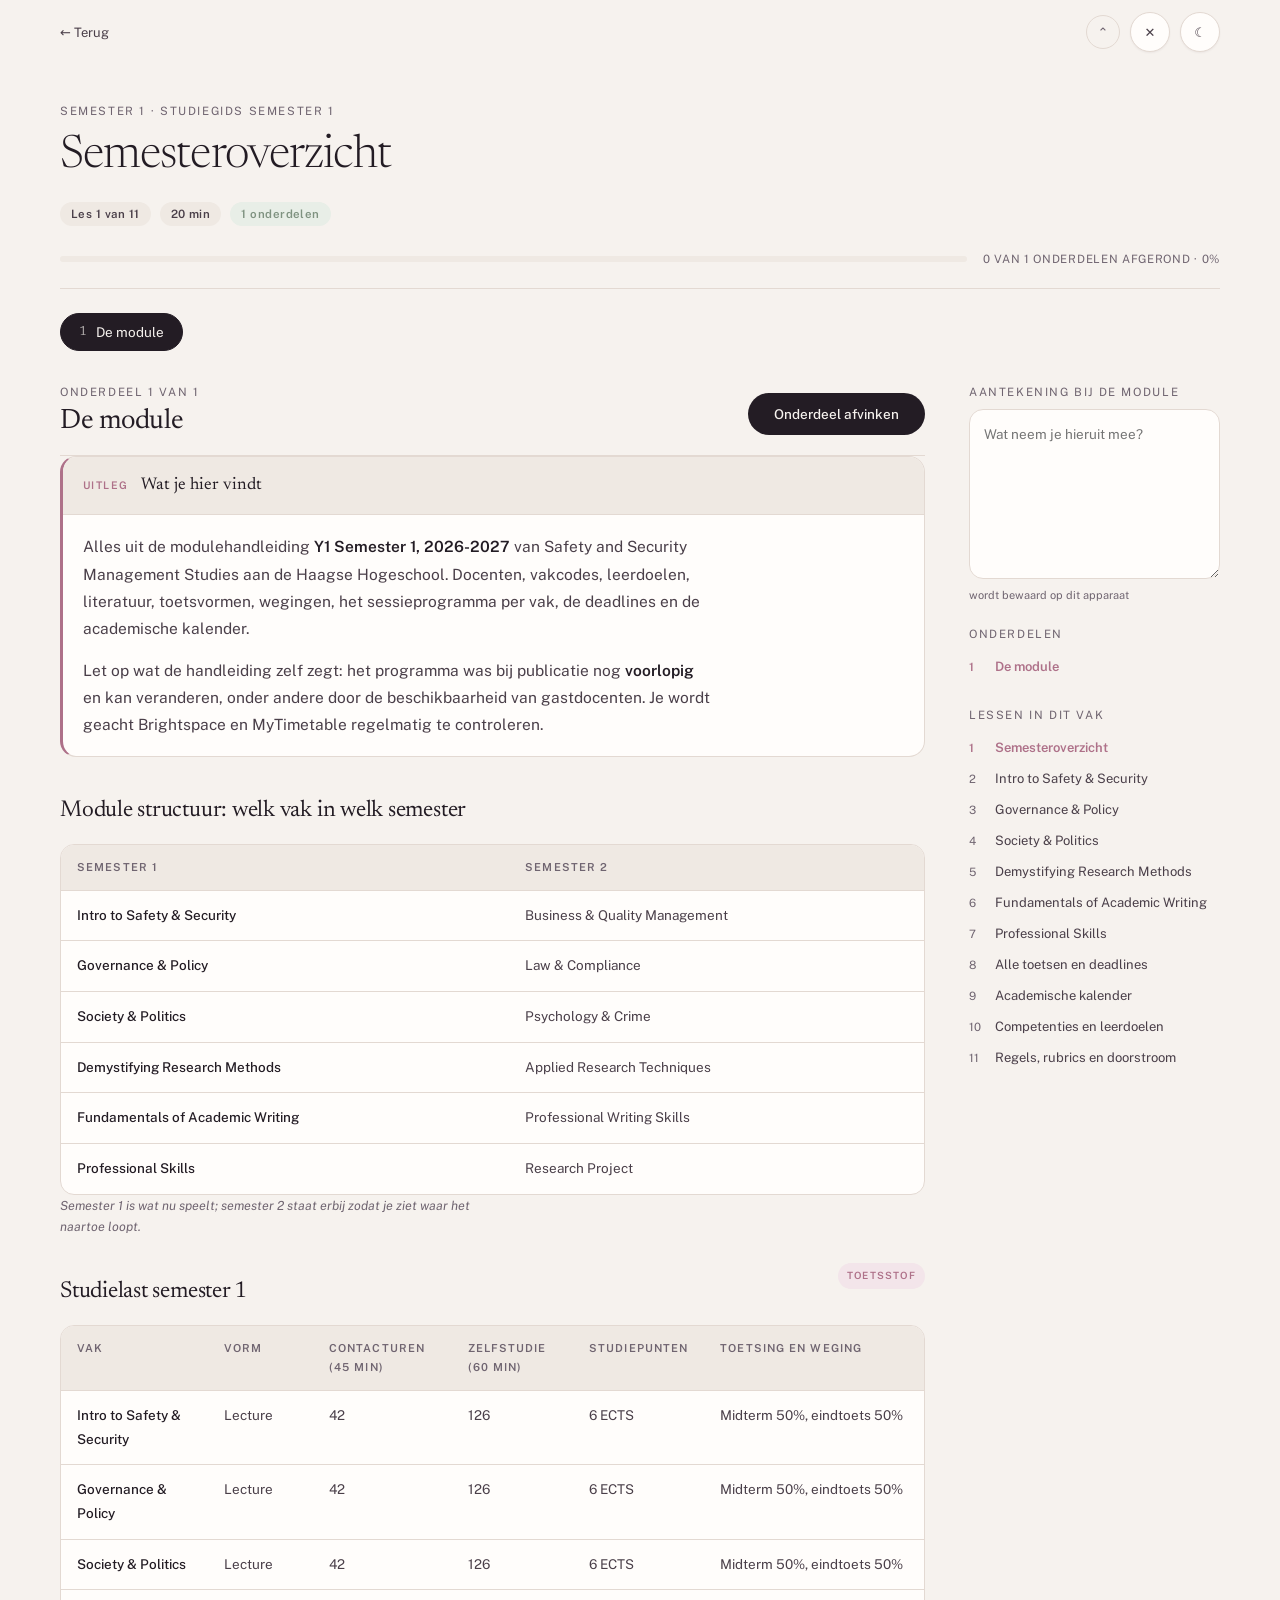
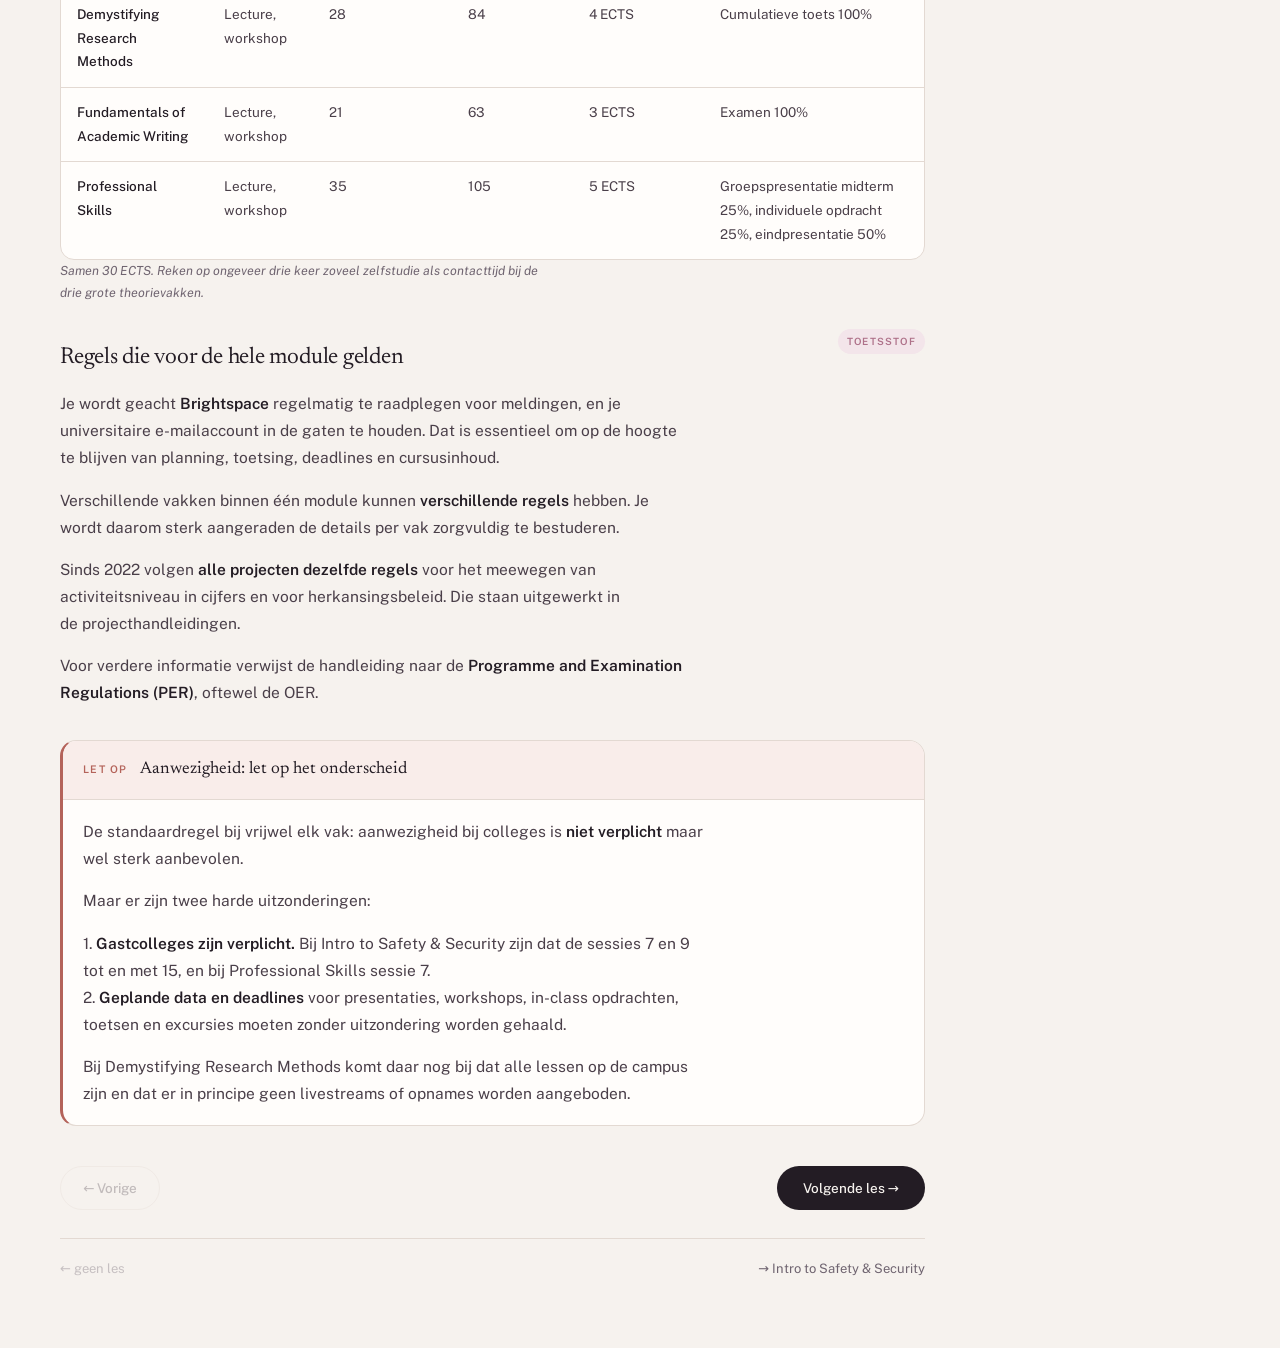
<file: les.html>
<!DOCTYPE html>
<html lang="nl">
<head>
<meta charset="UTF-8">
<meta name="viewport" content="width=device-width, initial-scale=1.0">
<title>Les · SSMS Leeromgeving</title>
<meta name="theme-color" content="#F6F2EE">
<link rel="manifest" href="manifest.webmanifest">
<link rel="preconnect" href="https://fonts.gstatic.com" crossorigin>
<link href="https://fonts.googleapis.com/css2?family=Newsreader:ital,opsz,wght@0,6..72,300;0,6..72,400;0,6..72,500;1,6..72,300;1,6..72,400&family=Public+Sans:ital,wght@0,300;0,400;0,500;0,600;1,400&display=swap" rel="stylesheet">
<link rel="stylesheet" href="styles.css">
</head>
<body class="lespagina">
<div class="wrap">
  <div class="les-top">
    <a class="terug" href="index.html">&larr; Terug</a>
    <div class="tools">
      <button class="rond" id="menuKnop" aria-label="Menu in- of uitklappen" title="Menu in- of uitklappen">☰</button>
      <button class="rond" id="modus" aria-label="Wissel licht en donker">☾</button>
    </div>
  </div>

  <div class="kruimel" id="kruimel"></div>
  <h1 class="les-titel" id="titel">Les laden…</h1>
  <div class="les-meta" id="meta"></div>

  <div class="voortgang-strip">
    <div class="voortgang-balk"><i id="lesBalk" style="width:0"></i></div>
    <span class="voortgang-tekst" id="lesVoortgang"></span>
  </div>

  <nav class="tabs" id="tabs" aria-label="Onderdelen van deze les"></nav>

  <div class="les-body" id="lesBody">
    <div>
      <div class="tab-kop">
        <div>
          <div class="label" id="tabLabel"></div>
          <h2 class="tab-titel" id="tabTitel"></h2>
        </div>
        <button class="btn af-knop" id="tabAf">Onderdeel afvinken</button>
      </div>

      <div class="inhoud" id="inhoud"></div>

      <div class="tab-nav">
        <button class="btn leeg" id="tabVorige">&larr; Vorige</button>
        <button class="btn" id="tabVolgende">Volgende &rarr;</button>
      </div>

      <div class="les-nav">
        <a id="vorigeLink" class="leeg" href="#">&larr; Vorige les</a>
        <a id="volgendeLink" class="leeg" href="#" style="text-align:right;">Volgende les &rarr;</a>
      </div>
    </div>

    <aside class="zijkolom" id="zijkolom">
      <div class="zij-blok">
        <span class="label">Aantekening bij <span id="notitieTab">dit onderdeel</span></span>
        <textarea class="notitieveld" id="notitie" placeholder="Wat neem je hieruit mee?"></textarea>
        <span class="opslag" id="opslag">wordt bewaard op dit apparaat</span>
      </div>
      <div class="zij-blok">
        <span class="label">Onderdelen</span>
        <div id="tablijst" class="tablijst"></div>
      </div>
      <div class="zij-blok">
        <span class="label">Lessen in dit vak</span>
        <div id="vaklijst"></div>
      </div>
    </aside>
  </div>
</div>

<div class="melding" id="melding" hidden></div>

<script src="rooster.js"></script>
<script src="app.js"></script>
<script src="lesblokken.js"></script>
<script src="lesstof.js"></script>
<script src="ssms-inhoud.js"></script>
<script src="intro-boek.js"></script>
<script src="society-slides.js"></script>
<script src="les.js"></script>
<script src="lesextra.js"></script>
</body>
</html>
</file>
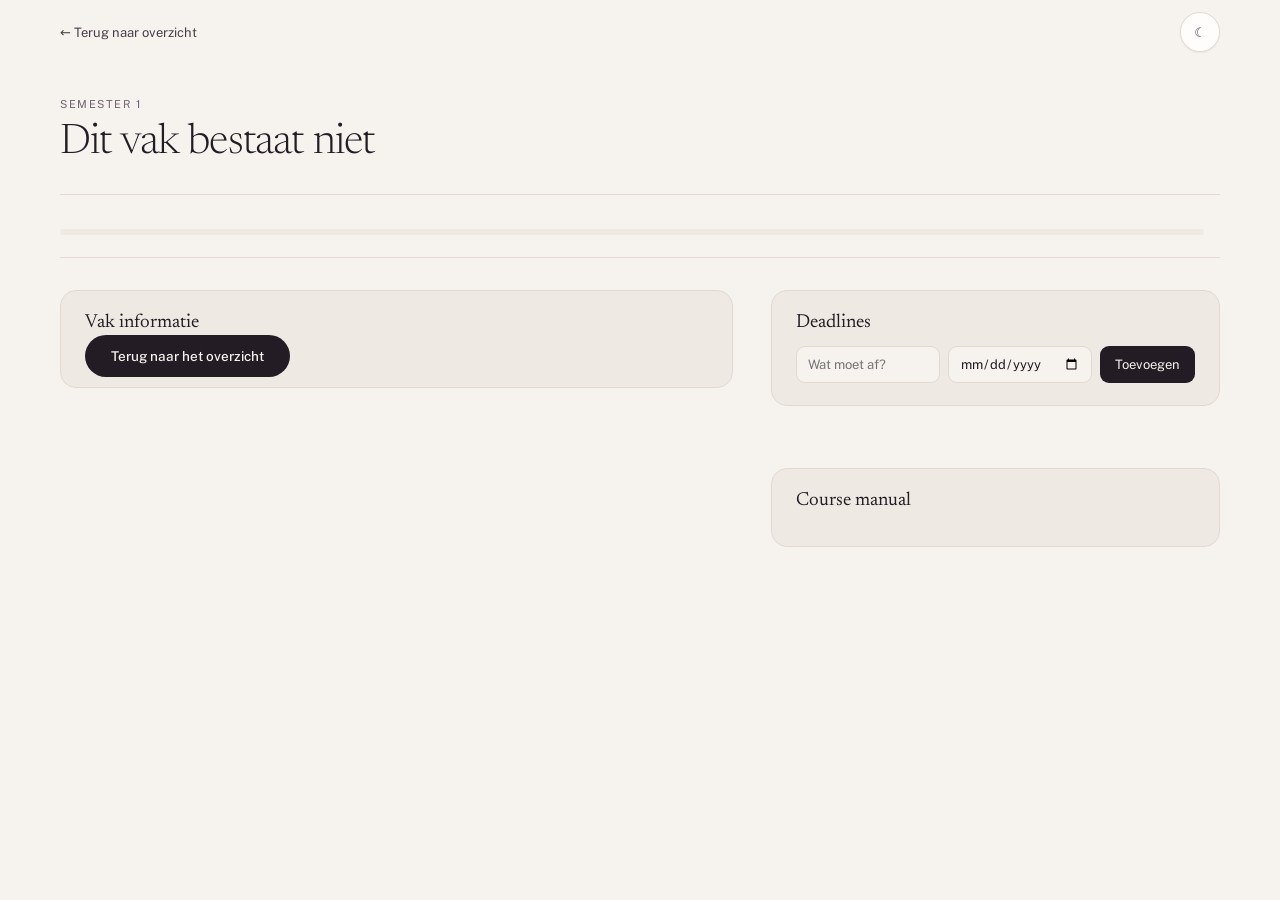
<file: vak.html>
<!DOCTYPE html>
<html lang="nl">
<head>
<meta charset="UTF-8">
<meta name="viewport" content="width=device-width, initial-scale=1.0">
<title>Vak · SSMS Leeromgeving</title>
<meta name="theme-color" content="#F6F2EE">
<link rel="manifest" href="manifest.webmanifest">
<link rel="preconnect" href="https://fonts.gstatic.com" crossorigin>
<link href="https://fonts.googleapis.com/css2?family=Newsreader:ital,opsz,wght@0,6..72,300;0,6..72,400;0,6..72,500;1,6..72,300;1,6..72,400&family=Public+Sans:ital,wght@0,300;0,400;0,500;0,600;1,400&display=swap" rel="stylesheet">
<link rel="stylesheet" href="styles.css">
</head>
<body class="lespagina">
<div class="wrap">
  <div class="les-top">
    <a class="terug" href="index.html">&larr; Terug naar overzicht</a>
    <div class="tools">
      <button class="rond" id="modus" aria-label="Wissel licht en donker">☾</button>
    </div>
  </div>

  <div class="vak-hero">
    <div class="kicker" id="vakKicker">Semester 1</div>
    <h1 id="vakTitel">Vak laden…</h1>
    <div class="les-meta" id="vakMeta"></div>
  </div>

  <div class="voortgang-strip">
    <div class="voortgang-balk"><i id="vakBalk" style="width:0"></i></div>
    <span class="voortgang-tekst" id="vakVoortgang"></span>
  </div>

  <div class="vak-grid" style="margin-top:32px;">
    <div class="vak-kolom vak-hoofd">
      <div class="vak-blok">
        <h2>Vak informatie</h2>
        <div id="hoofdstukken"></div>
      </div>
    </div>

    <aside class="vak-kolom vak-dl">
      <div class="vak-blok">
        <h2>Deadlines</h2>
        <div id="deadlines"></div>
        <div class="dl-form">
          <input type="text" id="dlTitel" placeholder="Wat moet af?" autocomplete="off">
          <input type="date" id="dlDatum">
          <button type="button" id="dlToevoegen">Toevoegen</button>
        </div>
      </div>
    </aside>

    <aside class="vak-kolom vak-man">
      <div class="vak-blok" id="manualBlok">
        <h2>Course manual</h2>
        <div id="manual"></div>
      </div>
    </aside>
  </div>
</div>

<div class="melding" id="melding" hidden></div>

<script src="rooster.js"></script>
<script src="app.js"></script>
<script src="lesblokken.js"></script>
<script src="lesstof.js"></script>
<script src="ssms-inhoud.js"></script>
<script src="intro-boek.js"></script>
<script src="society-slides.js"></script>
<script src="vak.js"></script>
</body>
</html>
</file>
<file: styles.css>
:root{
    --paper:#F6F2EE; --paper2:#EFE9E3; --surface:#FFFDFB;
    --ink:#231C24; --ink2:#4A3F49; --muted:#6F6470; --line:#E3D9D2;
    --accent:#AE7189; --accent-soft:#F3E5EA; --sage:#7F9280; --sage-soft:#E8EEE7;
    --shadow:0 1px 2px rgba(35,28,36,.05), 0 18px 40px -28px rgba(35,28,36,.28);
    --serif:"Newsreader",Georgia,serif;
    --sans:"Public Sans",system-ui,-apple-system,sans-serif;
  }
  html[data-mode="dark"]{
    --paper:#171316; --paper2:#1F191E; --surface:#211B21;
    --ink:#F4EDEF; --ink2:#D3C6CC; --muted:#A2949B; --line:#332A31;
    --accent:#D69AAF; --accent-soft:#33242B; --sage:#9CB39C; --sage-soft:#232B24;
    --shadow:0 1px 2px rgba(0,0,0,.4), 0 24px 50px -30px rgba(0,0,0,.8);
  }
  *{box-sizing:border-box;}
  [hidden]{display:none !important;}
  body{
    margin:0;font-family:var(--sans);background:var(--paper);color:var(--ink);
    -webkit-font-smoothing:antialiased;transition:background .4s ease,color .4s ease;
  }
  a{color:var(--accent);text-decoration:none;}
  a:hover{color:var(--ink);}
  button{font:inherit;}
  @keyframes rise{from{opacity:0;transform:translateY(14px);}to{opacity:1;transform:none;}}
  @keyframes fadein{from{opacity:0;}to{opacity:1;}}
  .wrap{max-width:1180px;margin:0 auto;padding:0 40px 72px;}

  /* ---- topbalk ---- */
  .top{display:flex;align-items:center;justify-content:space-between;gap:24px;padding:34px 0 0;animation:fadein .6s ease both;}
  .merk{display:flex;align-items:center;gap:14px;}
  .zegel{width:34px;height:34px;border-radius:11px;background:var(--accent);display:grid;place-items:center;color:var(--surface);font-family:var(--serif);font-size:17px;line-height:1;padding-bottom:2px;}
  .merk b{font-size:13.5px;font-weight:600;display:block;}
  .merk span{font-size:11.5px;color:var(--muted);letter-spacing:.06em;text-transform:uppercase;}
  .tools{display:flex;align-items:center;gap:10px;}
  .zoek{display:flex;align-items:center;gap:9px;background:var(--surface);border:1px solid var(--line);border-radius:999px;padding:9px 16px;width:270px;box-shadow:var(--shadow);}
  .zoek i{width:11px;height:11px;border:1.5px solid var(--muted);border-radius:50%;flex:none;}
  .zoek input{border:none;outline:none;background:none;font:inherit;font-size:13px;color:var(--ink);width:100%;}
  .zoek input::placeholder{color:var(--muted);}
  .rond{width:40px;height:40px;border-radius:999px;border:1px solid var(--line);background:var(--surface);color:var(--ink2);cursor:pointer;font-size:13px;box-shadow:var(--shadow);transition:transform .2s ease,color .2s ease;}
  .rond:hover{transform:translateY(-1px);color:var(--accent);}

  /* ---- zoekresultaten ---- */
  #resultaten{margin-top:26px;background:var(--surface);border:1px solid var(--line);border-radius:20px;padding:10px;box-shadow:var(--shadow);animation:rise .35s ease both;}
  #resultaten[hidden]{display:none;}
  .res{display:flex;align-items:baseline;justify-content:space-between;gap:16px;padding:13px 16px;border-radius:14px;cursor:pointer;transition:background .18s ease;}
  .res:hover{background:var(--paper2);}
  .res b{font-family:var(--serif);font-size:17px;font-weight:400;}
  .res span{font-size:11.5px;color:var(--muted);letter-spacing:.04em;}

  /* ---- hero ---- */
  .hero{display:grid;grid-template-columns:1.35fr .65fr;gap:56px;align-items:end;padding:52px 0 34px;border-bottom:1px solid var(--line);animation:rise .7s ease both;}
  .datum{font-size:11.5px;letter-spacing:.16em;text-transform:uppercase;color:var(--accent);margin-bottom:16px;}
  .hero h1{margin:0;font-family:var(--serif);font-weight:300;font-size:clamp(34px,4.6vw,60px);line-height:1.04;letter-spacing:-.02em;text-wrap:pretty;}
  .hero h1 em{font-style:italic;color:var(--accent);}
  .hero p{margin:18px 0 0;max-width:44ch;font-size:14.5px;line-height:1.65;color:var(--ink2);text-wrap:pretty;}
  .acties{display:flex;flex-wrap:wrap;gap:10px;margin-top:26px;}
  .btn{border:none;border-radius:999px;background:var(--ink);color:var(--paper);font-size:13.5px;font-weight:500;padding:13px 26px;cursor:pointer;transition:transform .2s ease,opacity .2s ease;}
  .btn:hover{transform:translateY(-2px);opacity:.9;}
  .btn.leeg{background:none;border:1px solid var(--line);color:var(--ink2);padding:13px 22px;}
  .btn.leeg:hover{border-color:var(--accent);color:var(--accent);transform:none;}
  .ring-blok{display:flex;align-items:center;gap:20px;justify-self:end;}
  .ring{transform:rotate(-90deg);flex:none;}
  .ring circle{fill:none;}
  .ring .baan{stroke:var(--line);}
  .ring .waarde{stroke:var(--accent);stroke-linecap:round;transition:stroke-dashoffset .8s cubic-bezier(.2,.8,.2,1);}
  .ring-blok .cijfer{font-family:var(--serif);font-size:34px;line-height:1;letter-spacing:-.02em;}
  .ring-blok .sub{font-size:12.5px;color:var(--muted);margin-top:6px;line-height:1.5;}

  /* ---- panelen ---- */
  .duo{display:grid;grid-template-columns:1fr 1fr;gap:20px;margin-top:34px;}
  .paneel{background:var(--surface);border:1px solid var(--line);border-radius:20px;padding:22px 24px;box-shadow:var(--shadow);animation:rise .85s ease both;}
  .paneel-kop{display:flex;align-items:baseline;justify-content:space-between;margin-bottom:14px;}
  .label{font-size:11.5px;letter-spacing:.14em;text-transform:uppercase;color:var(--muted);}
  .paneel-kop .telling{font-size:11.5px;color:var(--accent);}
  .regel{display:grid;grid-template-columns:62px 1fr auto;gap:14px;align-items:center;padding:11px 0;border-top:1px solid var(--line);}
  .regel .tijd{font-family:var(--serif);font-size:15px;color:var(--ink2);}
  .regel .titel{font-size:13.5px;}
  .regel .plek{font-size:11.5px;color:var(--muted);}
  .regel[data-vak]{cursor:pointer;}
  .regel[data-vak]:hover .titel{color:var(--accent);}
  .regel.bezig{position:relative;}
  .regel.bezig .tijd{color:var(--accent);}
  .regel.bezig .titel{font-weight:600;}
  .regel.bezig::before{content:"";position:absolute;left:-14px;top:50%;width:5px;height:5px;border-radius:50%;background:var(--accent);transform:translateY(-50%);}
  .regel.voorbij .tijd,.regel.voorbij .titel{opacity:.45;}
  .dl{display:grid;grid-template-columns:1fr auto;gap:14px;align-items:center;padding:11px 0;border-top:1px solid var(--line);}
  .tekstknop{background:none;border:none;padding:0;font:inherit;font-size:13px;color:var(--accent);cursor:pointer;text-decoration:underline;text-underline-offset:3px;}
  .tekstknop:hover{color:var(--ink);}
  .feed-melding{margin-top:10px;font-size:12.5px;line-height:1.5;min-height:1em;}
  .feed-melding.fout{color:#B4635A;}
  .feed-melding.goed{color:var(--sage);}
  .rooster-status{margin-top:14px;padding-top:12px;border-top:1px solid var(--line);font-size:11px;letter-spacing:.06em;text-transform:uppercase;color:var(--muted);}
  .dl .titel{font-size:13.5px;}
  .dl .vak{font-size:11.5px;color:var(--muted);margin-top:2px;}
  .dl .wanneer{display:flex;flex-direction:column;align-items:flex-end;gap:4px;}
  .dl .wanneer .dl-datum{font-size:11px;color:var(--muted);white-space:nowrap;text-transform:none;letter-spacing:0;margin:0;}
  .pil{font-size:11.5px;font-weight:600;letter-spacing:.04em;padding:5px 11px;border-radius:999px;white-space:nowrap;background:var(--paper2);color:var(--ink2);}
  .pil.nu{background:var(--accent-soft);color:var(--accent);}
  .pil.rustig{background:var(--sage-soft);color:var(--sage);}
  .pil.open{background:transparent;border:1px dashed var(--line);color:var(--muted);font-weight:400;}
  .niet-uit{display:inline-block;margin-left:8px;font-size:10px;letter-spacing:.1em;text-transform:uppercase;color:var(--muted);border:1px dashed var(--line);border-radius:99px;padding:2px 7px;vertical-align:1px;}

  /* ---- semester ---- */
  .sem-kop{display:flex;align-items:baseline;justify-content:space-between;margin:56px 0 20px;}
  .sem-kop h2{margin:0;font-family:var(--serif);font-weight:400;font-size:26px;letter-spacing:-.01em;}
  .sem-kop h2 span{color:var(--muted);font-size:15px;font-family:var(--sans);}
  .sem-kop .stat{font-size:12.5px;color:var(--muted);}
  .mozaiek{display:grid;grid-template-columns:1.02fr .98fr;gap:20px;}
  .held{position:relative;overflow:hidden;background:var(--surface);border:1px solid var(--line);border-radius:24px;padding:30px 32px;cursor:pointer;box-shadow:var(--shadow);display:flex;flex-direction:column;justify-content:space-between;min-height:290px;transition:transform .25s ease;animation:rise 1s ease both;}
  .held:hover{transform:translateY(-3px);}
  .held .bol{position:absolute;top:-90px;right:-70px;width:260px;height:260px;border-radius:50%;background:var(--accent-soft);}
  .held .binnen{position:relative;}
  .held .kicker{font-size:11px;letter-spacing:.16em;text-transform:uppercase;color:var(--accent);}
  .held h3{margin:12px 0 0;font-family:var(--serif);font-weight:400;font-size:32px;line-height:1.12;letter-spacing:-.015em;max-width:15ch;}
  .held .volgende{font-size:13.5px;color:var(--ink2);margin-top:14px;}
  .held .voet{position:relative;display:flex;align-items:center;gap:18px;margin-top:26px;}
  .held .voet .groot{font-size:15px;font-weight:500;}
  .held .voet .klein{font-size:12.5px;color:var(--muted);margin-top:3px;}
  .tegels{display:grid;grid-template-columns:1fr 1fr;gap:14px;}
  .tegel{background:var(--surface);border:1px solid var(--line);border-radius:18px;padding:18px;cursor:pointer;display:flex;flex-direction:column;justify-content:space-between;min-height:132px;transition:transform .22s ease,border-color .22s ease;animation:rise 1.05s ease both;}
  .tegel:hover{transform:translateY(-3px);border-color:var(--accent);}
  .tegel .vaknaam{font-family:var(--serif);font-size:17px;line-height:1.22;letter-spacing:-.01em;}
  .tegel .meta{display:flex;align-items:baseline;justify-content:space-between;font-size:11.5px;color:var(--muted);}
  .tegel .meta b{font-weight:600;color:var(--accent);}
  .tegel .meta b.klaar{color:var(--sage);}
  .balk{height:4px;border-radius:99px;background:var(--paper2);margin-top:9px;overflow:hidden;}
  .balk i{display:block;height:100%;border-radius:99px;background:var(--accent);transition:width .6s ease;}
  .balk i.klaar{background:var(--sage);}

  .archief{margin-top:20px;background:var(--paper2);border:1px solid var(--line);border-radius:20px;overflow:hidden;}
  .archief-kop{display:flex;align-items:center;justify-content:space-between;gap:16px;padding:20px 26px;cursor:pointer;background:none;border:none;width:100%;text-align:left;color:inherit;}
  .archief-kop b{font-family:var(--serif);font-size:21px;font-weight:400;}
  .archief-kop .sub{font-size:12.5px;color:var(--muted);margin-left:14px;}
  .archief-kop .actie{font-size:12.5px;color:var(--accent);}
  .archief-lijst{display:grid;grid-template-columns:repeat(3,1fr);gap:12px;padding:0 26px 26px;animation:rise .4s ease both;}
  .archief-lijst[hidden]{display:none;}
  .mini{background:var(--surface);border:1px solid var(--line);border-radius:14px;padding:14px 16px;cursor:pointer;display:flex;align-items:center;justify-content:space-between;gap:12px;transition:border-color .2s ease;}
  .mini:hover{border-color:var(--accent);}
  .mini span{font-size:13.5px;line-height:1.3;}
  .mini b{font-size:11px;color:var(--sage);font-weight:600;white-space:nowrap;}

  /* ---- notities ---- */
  .notities{display:grid;grid-template-columns:repeat(3,1fr);gap:14px;margin-top:16px;}
  .notitie{background:var(--surface);border:1px solid var(--line);border-left:2px solid var(--accent);border-radius:6px 16px 16px 6px;padding:18px 20px;cursor:pointer;transition:transform .22s ease;}
  .notitie:hover{transform:translateY(-2px);}
  .notitie .vak{font-size:11px;letter-spacing:.12em;text-transform:uppercase;color:var(--muted);}
  .notitie .titel{font-family:var(--serif);font-size:16.5px;line-height:1.3;margin-top:9px;}
  .notitie .tekst{font-size:12.5px;color:var(--ink2);margin-top:8px;line-height:1.55;}

  footer{margin-top:56px;padding-top:22px;border-top:1px solid var(--line);display:flex;justify-content:space-between;gap:16px;font-size:11.5px;color:var(--muted);}

  /* ---- detailpaneel ---- */
  .lade{position:fixed;inset:0;z-index:40;display:flex;justify-content:flex-end;}
  .lade[hidden]{display:none;}
  .sluier{position:absolute;inset:0;background:rgba(35,28,36,.34);backdrop-filter:blur(3px);animation:fadein .3s ease both;}
  .blad{position:relative;width:min(460px,92vw);height:100%;overflow:auto;background:var(--surface);border-left:1px solid var(--line);padding:34px 34px 44px;animation:rise .34s cubic-bezier(.2,.8,.2,1) both;}
  .blad-kop{display:flex;align-items:flex-start;justify-content:space-between;gap:16px;}
  .blad-kop .kicker{font-size:11px;letter-spacing:.16em;text-transform:uppercase;color:var(--accent);}
  .blad-kop h3{margin:10px 0 0;font-family:var(--serif);font-weight:400;font-size:28px;line-height:1.14;letter-spacing:-.015em;}
  .blad-kop button{border:1px solid var(--line);background:none;color:var(--ink2);width:34px;height:34px;border-radius:999px;cursor:pointer;font-size:15px;line-height:1;flex:none;}
  .blad-kop button:hover{border-color:var(--accent);color:var(--accent);}
  .blad-voortgang{display:flex;align-items:center;gap:14px;margin-top:22px;padding-bottom:20px;border-bottom:1px solid var(--line);}
  .blad-voortgang .balk{flex:1;height:5px;margin:0;}
  .blad-voortgang span{font-size:12.5px;color:var(--muted);white-space:nowrap;}
  .les{display:flex;align-items:flex-start;gap:14px;padding:16px 0;border-bottom:1px solid var(--line);}
  .les-link{flex:1;color:inherit;text-decoration:none;}
  .les-link:hover .titel{color:var(--accent);}
  .les-link .meta{display:block;}
  .les .vink{cursor:pointer;padding:0;width:19px;height:19px;background:none;border-radius:6px;border:1.5px solid var(--line);display:grid;place-items:center;flex:none;margin-top:2px;font-size:11px;color:var(--surface);transition:background .2s ease,border-color .2s ease;}
  .les.af .vink{background:var(--accent);border-color:var(--accent);}
  .les .titel{font-size:14px;line-height:1.4;display:block;}
  .les.af .titel{color:var(--muted);text-decoration:line-through;}
  .les .meta{font-size:11.5px;color:var(--muted);margin-top:4px;}
  .leegmelding{margin-top:26px;background:var(--surface);padding:22px;border:1px dashed var(--line);border-radius:16px;text-align:center;}
  .leegmelding b{font-family:var(--serif);font-size:18px;font-weight:400;display:block;}
  .leegmelding span{font-size:12.5px;color:var(--muted);margin-top:6px;line-height:1.6;display:block;}

  @media (max-width:1040px){
    .wrap{padding:0 26px 64px;}
    .hero{gap:32px;}
    .mozaiek{grid-template-columns:1fr;}
    .tegels{grid-template-columns:1fr 1fr 1fr;}
    .archief-lijst{grid-template-columns:1fr 1fr;}
  }
  @media (max-width:760px){
    .wrap{padding:0 18px 64px;}
    .top{flex-direction:column;align-items:stretch;gap:14px;}
    .tools{justify-content:space-between;}
    .zoek{width:100%;}
    .hero{grid-template-columns:1fr;gap:28px;padding:34px 0 26px;}
    .ring-blok{justify-self:start;}
    .duo,.tegels,.notities,.archief-lijst{grid-template-columns:1fr;}
    footer{flex-direction:column;}
  }

/* ============================================================
   LESPAGINA
   ============================================================ */
.lespagina .wrap{max-width:1240px;}
.les-top{display:flex;align-items:center;justify-content:space-between;gap:20px;padding:28px 0 0;}
.terug{display:inline-flex;align-items:center;gap:9px;font-size:13px;color:var(--ink2);}
.terug:hover{color:var(--accent);}
.kruimel{font-size:11.5px;letter-spacing:.14em;text-transform:uppercase;color:var(--muted);margin-top:40px;}
.kruimel a{color:var(--muted);}
.kruimel a:hover{color:var(--accent);}
.les-titel{margin:14px 0 0;font-family:var(--serif);font-weight:300;font-size:clamp(30px,3.6vw,46px);line-height:1.08;letter-spacing:-.02em;max-width:26ch;text-wrap:pretty;}
.les-meta{display:flex;flex-wrap:wrap;gap:9px;margin-top:20px;}

/* voortgangsstrip */
.voortgang-strip{display:flex;align-items:center;gap:16px;margin-top:26px;padding-bottom:22px;border-bottom:1px solid var(--line);}
.voortgang-balk{flex:1;height:6px;border-radius:99px;background:var(--paper2);overflow:hidden;}
.voortgang-balk i{display:block;height:100%;border-radius:99px;background:var(--accent);transition:width .5s cubic-bezier(.2,.8,.2,1);}
.voortgang-tekst{font-size:11.5px;letter-spacing:.06em;text-transform:uppercase;color:var(--muted);white-space:nowrap;}

/* tabbladen */
.tabs{display:flex;flex-wrap:wrap;gap:8px;margin-top:24px;}
.tab{display:inline-flex;align-items:center;gap:9px;border:1px solid var(--line);background:var(--surface);color:var(--ink2);border-radius:999px;padding:10px 18px;font-size:13.5px;cursor:pointer;transition:border-color .2s ease,color .2s ease,background .2s ease;}
.tab:hover{border-color:var(--accent);color:var(--accent);}
.tab .tab-nr{font-family:var(--serif);font-size:13px;color:var(--muted);}
.tab.nu{background:var(--ink);border-color:var(--ink);color:var(--paper);}
.tab.nu .tab-nr{color:var(--paper);opacity:.65;}
.tab.af:not(.nu){border-color:var(--accent);color:var(--accent);}
.tab .tab-vink{font-size:11px;}

/* body */
.les-body{display:grid;grid-template-columns:minmax(0,1.55fr) minmax(0,.45fr);gap:44px;margin-top:34px;align-items:start;}
.les-body.menu-uit{grid-template-columns:minmax(0,1fr);}
.les-body.menu-uit .zijkolom{display:none;}
.tab-kop{display:flex;align-items:flex-end;justify-content:space-between;gap:20px;padding-bottom:20px;border-bottom:1px solid var(--line);}
.tab-titel{margin:8px 0 0;font-family:var(--serif);font-weight:400;font-size:28px;letter-spacing:-.015em;}
.af-knop{white-space:nowrap;}
.af-knop.af{background:var(--sage);}
.tab-nav{display:flex;justify-content:space-between;gap:14px;margin-top:40px;}
.tab-nav .btn:disabled{opacity:.3;cursor:default;}
.les-nav{display:flex;justify-content:space-between;gap:14px;margin-top:28px;padding-top:22px;border-top:1px solid var(--line);}
.les-nav a{font-size:13px;color:var(--muted);max-width:24ch;}
.les-nav a:hover{color:var(--accent);}
.les-nav .leeg{opacity:.35;pointer-events:none;}

/* zijkolom */
.zijkolom{position:sticky;top:24px;display:flex;flex-direction:column;gap:26px;}
.zij-blok{display:flex;flex-direction:column;gap:10px;}
.notitieveld{width:100%;min-height:170px;resize:vertical;background:var(--surface);border:1px solid var(--line);border-radius:14px;padding:14px;font:inherit;font-size:13.5px;line-height:1.6;color:var(--ink);outline:none;}
.notitieveld:focus{border-color:var(--accent);}
.opslag{font-size:11px;color:var(--muted);}
.tablijst,#vaklijst{display:flex;flex-direction:column;}
.tablijst-rij,.vaklijst-rij{display:flex;align-items:baseline;gap:10px;padding:8px 0;font-size:13px;color:var(--ink2);background:none;border:none;text-align:left;cursor:pointer;font-family:inherit;}
.tablijst-rij:hover,.vaklijst-rij:hover{color:var(--accent);}
.tablijst-rij.nu,.vaklijst-rij.nu{color:var(--accent);font-weight:600;}
.vaklijst-rij.af{color:var(--muted);}
.mini-vink{width:16px;flex:none;font-size:11.5px;color:var(--muted);}
.tablijst-rij.nu .mini-vink,.vaklijst-rij.nu .mini-vink{color:var(--accent);}

/* ---- inhoud & blokken ---- */
.inhoud{font-size:15.5px;line-height:1.75;color:var(--ink2);}
.inhoud h2{font-family:var(--serif);font-weight:400;font-size:23px;color:var(--ink);margin:0 0 12px;letter-spacing:-.01em;}
.inhoud h3{font-family:var(--serif);font-weight:400;font-size:18px;color:var(--ink);margin:0 0 8px;}
.inhoud p{margin:0 0 15px;max-width:70ch;text-wrap:pretty;}
.inhoud p:last-child{margin-bottom:0;}
.inhoud ul,.inhoud ol{margin:0 0 15px;padding-left:20px;max-width:70ch;}
.inhoud li{margin-bottom:7px;}
.inhoud code{font-family:ui-monospace,SFMono-Regular,monospace;font-size:.9em;background:var(--paper2);padding:2px 5px;border-radius:4px;}
.inhoud strong{color:var(--ink);font-weight:600;}
.blok{position:relative;margin:0 0 34px;}
.blok:last-child{margin-bottom:0;}
.blok-kop{display:flex;align-items:baseline;justify-content:space-between;gap:16px;flex-wrap:wrap;margin-bottom:14px;}
.blok-kop h2{margin:0;}
.hint{font-size:11.5px;color:var(--muted);}
.noot{font-size:12.5px;color:var(--muted);font-style:italic;}
.stof-vlag{position:absolute;top:-9px;right:0;font-size:10px;letter-spacing:.12em;text-transform:uppercase;background:var(--accent-soft);color:var(--accent);padding:4px 9px;border-radius:999px;font-weight:600;}

/* kaders */
.kader{border:1px solid var(--line);border-radius:16px;background:var(--surface);overflow:hidden;}
.kader-kop{display:flex;align-items:baseline;gap:12px;flex-wrap:wrap;padding:14px 20px;border-bottom:1px solid var(--line);background:var(--paper2);}
.kader-label{font-size:10.5px;letter-spacing:.14em;text-transform:uppercase;font-weight:600;color:var(--muted);}
.kader-titel{font-family:var(--serif);font-size:17px;color:var(--ink);}
.kader-body{padding:18px 20px;}
.kader-uitleg{border-left:3px solid var(--accent);}
.kader-uitleg .kader-label{color:var(--accent);}
.kader-waarschuwing{border-left:3px solid #B4635A;}
.kader-waarschuwing .kader-kop{background:color-mix(in oklab,#B4635A 10%,var(--surface));}
.kader-waarschuwing .kader-label{color:#B4635A;}
.kader-voorbeeld{border-left:3px solid var(--sage);}
.kader-voorbeeld .kader-kop{background:var(--sage-soft);}
.kader-voorbeeld .kader-label{color:var(--sage);}
.kader-slimmer{border-left:3px solid #A98545;border-style:dashed solid solid solid;}
.kader-slimmer .kader-kop{background:color-mix(in oklab,#A98545 12%,var(--surface));}
.kader-slimmer .kader-label{color:#A98545;}
.kader-hardop{border-left:3px solid var(--ink);background:var(--paper2);}
.kader-hardop .kader-kop{background:transparent;border-bottom:1px dashed var(--line);}
.hardop-lijst{margin:14px 0 0;padding-left:20px;font-family:var(--serif);font-size:16.5px;line-height:1.6;color:var(--ink);}
.hardop-lijst li{margin-bottom:9px;}

/* leerdoelen */
.doelen{list-style:none;margin:0;padding:0;max-width:70ch;}
.doel{display:flex;align-items:flex-start;gap:13px;padding:11px 0;border-bottom:1px solid var(--line);}
.doel.af span{color:var(--muted);text-decoration:line-through;}
.vink{width:19px;height:19px;border-radius:6px;border:1.5px solid var(--line);background:none;display:grid;place-items:center;flex:none;margin-top:3px;font-size:11px;color:var(--surface);cursor:pointer;padding:0;transition:background .2s ease,border-color .2s ease;}
.doel.af .vink{background:var(--accent);border-color:var(--accent);}

/* citaat */
.citaat{margin:0;padding:22px 26px;border-left:3px solid var(--accent);background:var(--accent-soft);border-radius:0 16px 16px 0;}
.citaat p{font-family:var(--serif);font-style:italic;font-size:20px;line-height:1.5;color:var(--ink);margin:0;}
.citaat footer{margin-top:12px;font-size:12.5px;color:var(--ink2);}

/* tabel */
.tabel-wrap{overflow-x:auto;border:1px solid var(--line);border-radius:14px;background:var(--surface);}
.inhoud table{width:100%;border-collapse:collapse;font-size:13.5px;}
.inhoud th,.inhoud td{text-align:left;padding:13px 16px;border-bottom:1px solid var(--line);vertical-align:top;}
.inhoud th{font-size:11px;letter-spacing:.1em;text-transform:uppercase;color:var(--muted);font-weight:600;background:var(--paper2);}
.inhoud tbody tr:last-child td{border-bottom:none;}
.inhoud td:first-child{color:var(--ink);font-weight:500;}

/* stappen */
.stappen{border:1px solid var(--line);border-radius:16px;overflow:hidden;background:var(--surface);}
.stap{border-bottom:1px solid var(--line);}
.stap:last-child{border-bottom:none;}
.stap summary{display:flex;align-items:center;gap:14px;padding:16px 20px;cursor:pointer;font-size:14.5px;color:var(--ink);list-style:none;}
.stap summary::-webkit-details-marker{display:none;}
.stap summary:hover{color:var(--accent);}
.stap-nr{width:24px;height:24px;border-radius:50%;background:var(--paper2);color:var(--muted);display:grid;place-items:center;font-size:12px;flex:none;font-family:var(--serif);}
.stap[open] .stap-nr{background:var(--accent);color:var(--surface);}
.stap-body{padding:0 20px 20px 58px;}

/* vergelijking */
.vergelijking{display:grid;grid-template-columns:1fr 1fr;gap:16px;}
.verg-kolom{border:1px solid var(--line);border-radius:16px;padding:20px;background:var(--surface);}
.verg-links{border-top:3px solid var(--accent);}
.verg-rechts{border-top:3px solid var(--sage);}
.verg-kolom ul{margin-bottom:0;}

/* flashcards */
.kaarten{display:grid;grid-template-columns:repeat(auto-fill,minmax(210px,1fr));gap:14px;}
.kaart{position:relative;min-height:130px;cursor:pointer;perspective:900px;}
.kaart-vlak{position:absolute;inset:0;border:1px solid var(--line);border-radius:16px;padding:18px;background:var(--surface);display:flex;flex-direction:column;justify-content:center;gap:8px;backface-visibility:hidden;transition:transform .5s cubic-bezier(.2,.8,.2,1);}
.kaart-voor{transform:rotateY(0deg);}
.kaart-achter{transform:rotateY(180deg);background:var(--accent-soft);border-color:var(--accent);}
.kaart.om .kaart-voor{transform:rotateY(-180deg);}
.kaart.om .kaart-achter{transform:rotateY(0deg);}
.kaart-rol{font-size:10px;letter-spacing:.14em;text-transform:uppercase;color:var(--muted);}
.kaart-voor .kopieer{font-family:var(--serif);font-size:19px;line-height:1.25;color:var(--ink);}
.kaart-achter .kopieer{font-size:13px;line-height:1.55;color:var(--ink);}
.kopieer{cursor:copy;}
.kopieer:hover{text-decoration:underline dotted;text-underline-offset:3px;}

/* kernbegrippen */
.begrippen{display:flex;flex-wrap:wrap;gap:9px;}
.begrip{position:relative;border:1px solid var(--line);background:var(--surface);border-radius:999px;padding:9px 16px;font:inherit;font-size:13.5px;color:var(--ink);cursor:copy;display:inline-flex;align-items:baseline;gap:8px;transition:border-color .2s ease;}
.begrip:hover{border-color:var(--accent);color:var(--accent);}
.begrip-en{font-size:11.5px;color:var(--muted);font-style:italic;}
.tooltip{position:absolute;bottom:calc(100% + 10px);left:50%;transform:translateX(-50%) translateY(4px);width:max-content;max-width:280px;background:var(--ink);color:var(--paper);font-size:12.5px;line-height:1.5;text-align:left;padding:11px 14px;border-radius:12px;opacity:0;pointer-events:none;transition:opacity .2s ease,transform .2s ease;z-index:5;}
.begrip:hover .tooltip{opacity:1;transform:translateX(-50%) translateY(0);}

/* oefening */
.oefening{border:1px solid var(--line);border-left:3px solid var(--ink);border-radius:16px;padding:20px;background:var(--surface);}
.oef-kop{display:flex;align-items:baseline;gap:12px;margin-bottom:12px;}
.oef-veld{width:100%;min-height:96px;resize:vertical;margin-top:6px;background:var(--paper);border:1px solid var(--line);border-radius:12px;padding:12px;font:inherit;font-size:13.5px;line-height:1.6;color:var(--ink);outline:none;}
.oef-veld:focus{border-color:var(--accent);}
.model{margin-top:14px;border-top:1px solid var(--line);padding-top:12px;}
.model summary{cursor:pointer;font-size:12.5px;letter-spacing:.06em;text-transform:uppercase;color:var(--accent);list-style:none;}
.model summary::-webkit-details-marker{display:none;}
.model-body{margin-top:12px;padding:14px 16px;background:var(--paper2);border-radius:12px;font-size:14px;}

/* video */
.videoblok{display:flex;align-items:center;justify-content:space-between;gap:24px;flex-wrap:wrap;border:1px solid var(--line);border-radius:16px;padding:22px 24px;background:var(--surface);}
.video-tekst h3{margin:8px 0 6px;}
.video-tekst p{margin:0;font-size:13.5px;}
.video-duur{display:inline-block;margin-top:8px;font-size:11.5px;color:var(--muted);}

/* quiz */
.quiz{border:1px solid var(--line);border-radius:18px;padding:24px;background:var(--surface);}
.quiz-score{font-family:var(--serif);font-size:17px;color:var(--muted);}
.quiz-score.actief{color:var(--accent);}
.qvraag{padding:18px 0;border-top:1px solid var(--line);}
.qvraag:first-of-type{border-top:none;padding-top:6px;}
.qtekst{display:flex;gap:12px;font-size:15px;color:var(--ink);margin:0 0 14px;}
.qnr{font-family:var(--serif);color:var(--muted);flex:none;}
.qopties{display:flex;flex-direction:column;gap:8px;}
.qoptie{text-align:left;border:1px solid var(--line);background:var(--paper);border-radius:12px;padding:12px 16px;font:inherit;font-size:13.5px;color:var(--ink2);cursor:pointer;transition:border-color .18s ease,background .18s ease;}
.qoptie:hover:enabled{border-color:var(--accent);color:var(--accent);}
.qoptie:disabled{cursor:default;}
.qoptie.goed{border-color:var(--sage);background:var(--sage-soft);color:var(--sage);font-weight:600;}
.qoptie.fout{border-color:#B4635A;background:color-mix(in oklab,#B4635A 12%,var(--surface));color:#B4635A;}
.quitleg{margin-top:12px;padding:14px 16px;background:var(--paper2);border-radius:12px;font-size:13.5px;line-height:1.6;}
.quitleg p{margin:0;}

/* preview volgende les */
.preview{display:block;border:1px dashed var(--line);border-radius:18px;padding:24px;background:var(--paper2);color:inherit;transition:border-color .2s ease,transform .2s ease;}
.preview:hover{border-color:var(--accent);transform:translateY(-2px);color:inherit;}
.preview h3{margin:10px 0 8px;font-size:22px;}
.preview p{margin:0 0 12px;font-size:14px;}
.preview ul{margin:0;}
.preview-actie{display:inline-block;margin-top:14px;font-size:12.5px;letter-spacing:.08em;text-transform:uppercase;color:var(--accent);}

/* bronnen */
.bronnen{font-size:13.5px;line-height:1.6;}
.bronnen li{margin-bottom:12px;}

/* melding bij kopiëren */
.melding{position:fixed;bottom:26px;left:50%;transform:translateX(-50%);background:var(--ink);color:var(--paper);font-size:13px;padding:11px 20px;border-radius:999px;z-index:60;animation:rise .25s ease both;}
.melding[hidden]{display:none;}

@media (max-width:900px){
  .les-body{grid-template-columns:minmax(0,1fr);gap:28px;}
  .zijkolom{position:static;}
  .vergelijking{grid-template-columns:1fr;}
  .tab-kop{flex-direction:column;align-items:stretch;gap:14px;}
  .voortgang-strip{flex-direction:column;align-items:stretch;gap:10px;}
  .voortgang-tekst{white-space:normal;}
}

a.notitie{display:block;color:inherit;}
a.notitie:hover .titel{color:var(--accent);}
.hero .ring-blok.leeg{display:none;}
.les .meta code,.dl code{font-family:ui-monospace,SFMono-Regular,monospace;font-size:11.5px;}


/* ============================================================
   Aanpassingen: doorlopende tekst, inklapbare balk, subnavigatie,
   afvinkbare subkopjes, vak-homescreen.
   ============================================================ */

/* 1. Tekst loopt door over de volle breedte zodra het menu is ingeklapt */
.les-body.menu-uit .inhoud p,
.les-body.menu-uit .inhoud ul,
.les-body.menu-uit .inhoud ol,
.les-body.menu-uit .doelen{max-width:none;}
.les-body.menu-uit .les-titel{max-width:none;}

/* 2. Bovenbalk blijft staan en is zelf inklapbaar */
.les-top{position:sticky;top:0;z-index:40;background:var(--paper);
  padding:12px 0;transition:padding .2s ease,opacity .2s ease;}
.les-top.ingeklapt{padding:4px 0;}
.les-top.ingeklapt .terug{opacity:0;pointer-events:none;}
.balk-knop{border:1px solid var(--line);background:transparent;color:var(--muted);
  width:34px;height:34px;border-radius:50%;cursor:pointer;font-size:13px;line-height:1;
  display:inline-flex;align-items:center;justify-content:center;transition:background .15s,color .15s;}
.balk-knop:hover{background:var(--paper2);color:var(--ink);}



/* 5. Vak-homescreen */
.vak-hero{padding:34px 0 8px;border-bottom:1px solid var(--line);margin-bottom:34px;}
.vak-hero h1{margin:10px 0 0;font-family:var(--serif);font-weight:300;
  font-size:clamp(28px,3.4vw,42px);line-height:1.1;letter-spacing:-.02em;}
.vak-hero .kicker{font-size:11px;letter-spacing:.14em;text-transform:uppercase;color:var(--muted);}
.vak-grid{display:grid;grid-template-columns:minmax(0,1.5fr) minmax(0,1fr);gap:38px;align-items:start;}
@media (max-width:900px){.vak-grid{grid-template-columns:minmax(0,1fr);}}
.vak-blok{border:1px solid var(--line);border-radius:16px;padding:22px 24px;margin-bottom:24px;background:var(--paper2);}
.vak-blok h2{margin:0 0 14px;font-family:var(--serif);font-weight:400;font-size:19px;}
.hfd-rij{display:flex;align-items:center;gap:12px;padding:11px 0;border-bottom:1px solid var(--line);
  color:var(--ink2);font-size:14px;}
.hfd-rij:last-child{border-bottom:none;}
.hfd-rij:hover{color:var(--accent);}
.hfd-rij .mini-vink{flex:none;width:22px;height:22px;border-radius:50%;border:1px solid var(--line);
  display:inline-flex;align-items:center;justify-content:center;font-size:11px;color:var(--muted);}
.hfd-rij.af .mini-vink{background:var(--accent);border-color:var(--accent);color:var(--paper);}
.dl-rij{display:flex;align-items:center;justify-content:space-between;gap:12px;
  padding:10px 0;border-bottom:1px solid var(--line);font-size:13.5px;}
.dl-rij:last-of-type{border-bottom:none;}
.dl-rij .dl-datum{color:var(--muted);font-size:12.5px;white-space:nowrap;}
.dl-rij button{border:none;background:transparent;color:var(--muted);cursor:pointer;font-size:15px;line-height:1;}
.dl-rij button:hover{color:var(--accent);}
.dl-form{display:flex;flex-wrap:wrap;gap:8px;margin-top:14px;}
.dl-form input{flex:1;min-width:120px;font:13px var(--sans);padding:9px 11px;
  border:1px solid var(--line);border-radius:9px;background:var(--paper);color:var(--ink);}
.dl-form button{font:13px var(--sans);padding:9px 15px;border-radius:9px;border:none;
  background:var(--ink);color:var(--paper);cursor:pointer;}
.manual-lijst{list-style:none;margin:0;padding:0;}
.manual-lijst li{padding:9px 0;border-bottom:1px solid var(--line);font-size:13.5px;color:var(--ink2);}
.manual-lijst li:last-child{border-bottom:none;}
.manual-lijst strong{color:var(--ink);font-weight:600;}

/* 3. Subtabbladen binnen een tabblad */
.subtabs{position:sticky;top:58px;z-index:30;background:var(--paper);
  display:flex;gap:7px;overflow-x:auto;padding:12px 0;margin:0 0 22px;
  border-bottom:1px solid var(--line);scrollbar-width:thin;}
.subtabs::-webkit-scrollbar{height:4px;}
.subtabs::-webkit-scrollbar-thumb{background:var(--line);border-radius:4px;}
.subtab{flex:none;display:inline-flex;align-items:center;gap:7px;max-width:230px;
  font:12.5px/1.3 var(--sans);text-align:left;padding:8px 13px;border-radius:999px;
  border:1px solid var(--line);background:transparent;color:var(--ink2);cursor:pointer;
  transition:background .15s,color .15s,border-color .15s;}
.subtab:hover{border-color:var(--accent);color:var(--accent);}
.subtab .subtab-nr{font-family:var(--serif);font-size:12.5px;color:var(--muted);flex:none;}
.subtab .subtab-titel{overflow:hidden;text-overflow:ellipsis;white-space:nowrap;}
.subtab .subtab-vink{font-size:10px;color:var(--accent);flex:none;}
.subtab.nu{background:var(--ink);border-color:var(--ink);color:var(--paper);}
.subtab.nu .subtab-nr{color:var(--paper);opacity:.6;}
.subtab.nu .subtab-vink{color:var(--paper);}
.subtab.af:not(.nu){border-color:var(--accent);}

.subvak[hidden]{display:none;}
.subkop-rij{display:flex;align-items:center;gap:11px;margin:0 0 20px;padding-bottom:14px;
  border-bottom:1px solid var(--line);}
.subkop-rij .subvink{flex:none;width:24px;height:24px;border-radius:7px;
  border:1.5px solid var(--line);background:transparent;color:var(--paper);
  font-size:12px;line-height:1;cursor:pointer;display:inline-flex;
  align-items:center;justify-content:center;transition:background .15s,border-color .15s;}
.subkop-rij .subvink:hover{border-color:var(--accent);}
.subkop-rij.af .subvink{background:var(--accent);border-color:var(--accent);}
.subkop-label{font-size:12px;letter-spacing:.09em;text-transform:uppercase;color:var(--muted);}
.subkop-rij.af .subkop-label{color:var(--accent);}

/* course manual met echte pdf */
.manual-knop{display:flex;align-items:center;gap:13px;padding:14px 16px;border-radius:12px;
  border:1px solid var(--line);background:var(--paper);transition:border-color .15s;}
.manual-knop:hover{border-color:var(--accent);}
.manual-knop strong{display:block;font-size:13.5px;color:var(--ink);font-weight:600;}
.manual-icoon{flex:none;width:40px;height:40px;border-radius:9px;background:var(--ink);
  color:var(--paper);font-size:10.5px;font-weight:600;letter-spacing:.06em;
  display:inline-flex;align-items:center;justify-content:center;}
.manual-sub{display:block;font-size:12px;color:var(--muted);margin-top:2px;}

/* hoofdstukken gegroepeerd per boek */
.bron-groep{border-bottom:1px solid var(--line);}
.bron-groep:last-of-type{border-bottom:none;}
.bron-groep summary{display:flex;align-items:center;justify-content:space-between;gap:12px;
  padding:13px 0;cursor:pointer;list-style:none;}
.bron-groep summary::-webkit-details-marker{display:none;}
.bron-naam{font-family:var(--serif);font-size:15px;color:var(--ink);}
.bron-telling{font-size:12px;color:var(--muted);white-space:nowrap;}
.bron-groep[open] .bron-naam{color:var(--accent);}
.bron-inhoud{padding:0 0 10px 4px;}

/* ============================================================
   Aanvullingen v11
   ============================================================ */

/* --- homescreen: het actieve vak als lage strook i.p.v. grote kaart --- */
.held.strook{
  min-height:0;flex-direction:row;align-items:center;justify-content:space-between;
  gap:22px;padding:20px 24px;border-radius:20px;margin-bottom:16px;
}
.held.strook .bol{display:none;}
.held.strook h3{font-size:22px;margin:6px 0 0;max-width:none;}
.held.strook .volgende{margin-top:6px;font-size:13px;}
.held.strook .voet{margin-top:0;flex:none;gap:12px;}
.held.strook .voet .groot{font-size:15px;}
.held.strook .voet .klein{font-size:11.5px;}
.tegels{grid-template-columns:repeat(3,minmax(0,1fr));}
@media (max-width:900px){
  .tegels{grid-template-columns:repeat(2,minmax(0,1fr));}
  .held.strook{flex-direction:column;align-items:flex-start;gap:14px;}
}
@media (max-width:560px){ .tegels{grid-template-columns:1fr;} }

/* --- deadlines: waar een regel vandaan komt --- */
.dl-soort{
  display:inline-block;margin-left:8px;padding:2px 7px;border-radius:999px;
  font-size:10px;letter-spacing:.08em;text-transform:uppercase;
  background:var(--paper2);color:var(--muted);vertical-align:middle;
}
.dl-soort.voorbereiding{background:var(--sage-soft);color:var(--sage);}
.dl-rij.voorbereiding{opacity:.95;}

/* --- 'Kun je dit?' afvinklijst met uitleg --- */
.kunlijst{list-style:none;margin:18px 0 0;padding:0;display:grid;gap:10px;}
.kun{
  display:flex;gap:12px;align-items:flex-start;padding:14px 16px;
  background:var(--surface);border:1px solid var(--line);border-radius:14px;
}
.kun.af{border-color:var(--sage);background:var(--sage-soft);}
.kun .vink{
  flex:none;width:24px;height:24px;border-radius:50%;border:1px solid var(--line);
  background:transparent;color:var(--paper);cursor:pointer;font-size:12px;line-height:1;
}
.kun.af .vink{background:var(--sage);border-color:var(--sage);}
.kun-tekst{flex:1;min-width:0;}
.kun-doel{display:block;font-size:14.5px;line-height:1.5;color:var(--ink);}
.kun.af .kun-doel{color:var(--ink2);}
.kun-uitleg{margin-top:8px;}
.kun-uitleg summary{
  cursor:pointer;font-size:12.5px;color:var(--accent);list-style:none;
}
.kun-uitleg summary::-webkit-details-marker{display:none;}
.kun-body{font-size:13.5px;line-height:1.65;color:var(--ink2);}
.kun-body p{margin:8px 0 0;}

/* --- verder-knop onderaan een subtabblad --- */
.subverder{
  margin-top:26px;padding-top:18px;border-top:1px solid var(--line);
  display:flex;align-items:center;gap:14px;flex-wrap:wrap;
}
.subverder-hint{font-size:12.5px;color:var(--muted);}

/* --- course manual --- */
.manual-intro{margin:0 0 14px;font-size:13.5px;line-height:1.6;color:var(--ink2);}
.manual-knop{display:inline-block;margin-bottom:6px;color:var(--ink);text-decoration:none;}
.manual-bestand{display:block;font-size:11.5px;color:var(--muted);margin:0 0 14px;}
.man-delen{margin-top:18px;}
.man-delen .label{display:block;margin-bottom:8px;}
.man-deel{border-top:1px solid var(--line);}
.man-deel summary{
  display:flex;align-items:center;gap:10px;padding:11px 0;cursor:pointer;
  font-size:13.5px;color:var(--ink);list-style:none;
}
.man-deel summary::-webkit-details-marker{display:none;}
.man-deel[open] summary{color:var(--accent);}
.man-deel-nr{
  flex:none;width:20px;height:20px;border-radius:50%;background:var(--paper2);
  color:var(--muted);font-size:11px;display:flex;align-items:center;justify-content:center;
}
.man-deel-body{padding:0 0 14px;font-size:13.5px;line-height:1.65;color:var(--ink2);}
.man-deel-body p{margin:0 0 10px;}
.man-deel-body ul{margin:0;padding-left:18px;}
.man-deel-body li{margin:4px 0;}
.man-bron{display:block;margin-top:10px;font-size:11.5px;color:var(--muted);}

/* --- studiegids op de vakpagina --- */
.gids-deel{border-top:1px solid var(--line);}
.gids-deel:last-of-type{border-bottom:1px solid var(--line);}
.gids-deel summary{
  display:flex;align-items:center;justify-content:space-between;gap:12px;
  padding:14px 0;cursor:pointer;font-family:var(--serif);font-size:16px;
  color:var(--ink);list-style:none;
}
.gids-deel summary::-webkit-details-marker{display:none;}
.gids-deel summary::after{content:'+';color:var(--muted);font-family:var(--sans);}
.gids-deel[open] summary{color:var(--accent);}
.gids-deel[open] summary::after{content:'\2212';}
.gids-body{padding:0 0 18px;}
.gids-body .blok{margin-bottom:18px;}
.gids-body h2{font-size:17px;}

/* ============================================================
   Aanvullingen v12
   ============================================================ */

/* --- vakpagina: deadlines op mobiel naar boven --- */
.vak-grid{
  display:grid;grid-template-columns:minmax(0,1.5fr) minmax(0,1fr);
  grid-template-areas:"hoofd dl" "hoofd man";
  gap:38px;align-items:start;
}
.vak-hoofd{grid-area:hoofd;}
.vak-dl{grid-area:dl;}
.vak-man{grid-area:man;}
.vak-grid > .vak-kolom > .vak-blok + .vak-blok{margin-top:24px;}
@media (max-width:900px){
  .vak-grid{
    grid-template-columns:minmax(0,1fr);
    grid-template-areas:"dl" "hoofd" "man";
    gap:24px;
  }
}

/* --- deadlines afvinken en archiveren --- */
.dl-rij .dl-vink{
  flex:none;width:20px;height:20px;border-radius:50%;padding:0;
  border:1px solid var(--line);background:transparent;color:var(--paper);
  font-size:10px;line-height:1;cursor:pointer;
}
.dl-rij .dl-vink:hover{border-color:var(--accent);}
.dl-rij > span:first-of-type{flex:1;min-width:0;}
.dl-rij.af{opacity:.62;}
.dl-rij.af .dl-vink{background:var(--sage);border-color:var(--sage);color:var(--paper);}
.dl-rij.af > span:first-of-type{text-decoration:line-through;}
.dl-archief{margin-top:6px;border-top:1px solid var(--line);}
.dl-archief summary{
  cursor:pointer;list-style:none;padding:10px 0 4px;
  font-size:11px;letter-spacing:.14em;text-transform:uppercase;color:var(--muted);
}
.dl-archief summary::-webkit-details-marker{display:none;}
.dl-archief summary span{
  margin-left:6px;padding:1px 7px;border-radius:999px;
  background:var(--paper2);letter-spacing:0;
}
.dl-archief[open] summary{color:var(--accent);}

/* --- weekrooster op het homescreen --- */
.roosterdag + .roosterdag{margin-top:4px;}
.dagkop{
  padding:12px 0 6px;font-size:11px;letter-spacing:.14em;
  text-transform:uppercase;color:var(--muted);
}
.roosterdag:first-child .dagkop{padding-top:2px;}
.dagkop span{
  margin-left:6px;padding:1px 7px;border-radius:999px;letter-spacing:0;
  background:var(--accent-soft);color:var(--accent);
}
.roosterdag.vandaag .dagkop{color:var(--accent);}

/* --- studiegids binnen het manual-blok --- */
.man-deel-body .gids-body .blok{margin-bottom:16px;}
.man-deel-body .gids-body h2{font-size:15px;margin:0 0 8px;}
.man-deel-body .gids-body .tabel-wrap{overflow-x:auto;}

/* Voorbereiding voor de eerstvolgende les, bovenaan het deadlineblok */
.voorbereiding-blok{border:1px solid var(--line);border-radius:12px;padding:12px 14px;margin-bottom:14px;}
.voorbereiding-kop{display:flex;justify-content:space-between;align-items:baseline;gap:10px;
  font-size:11.5px;letter-spacing:.06em;text-transform:uppercase;color:var(--muted);}
.voorbereiding-onderwerp{font-size:14px;color:var(--ink);margin-top:6px;font-weight:500;}
.voorbereiding-taak{font-size:13.5px;color:var(--ink2);margin-top:4px;}
.voorbereiding-taak .dl-soort{margin-left:8px;}

/* Voorbereidingsregel onder de titel van een college op de vakpagina */
.hfd-voor{display:block;font-size:12px;color:var(--muted);margin-top:3px;line-height:1.4;}
</file>
